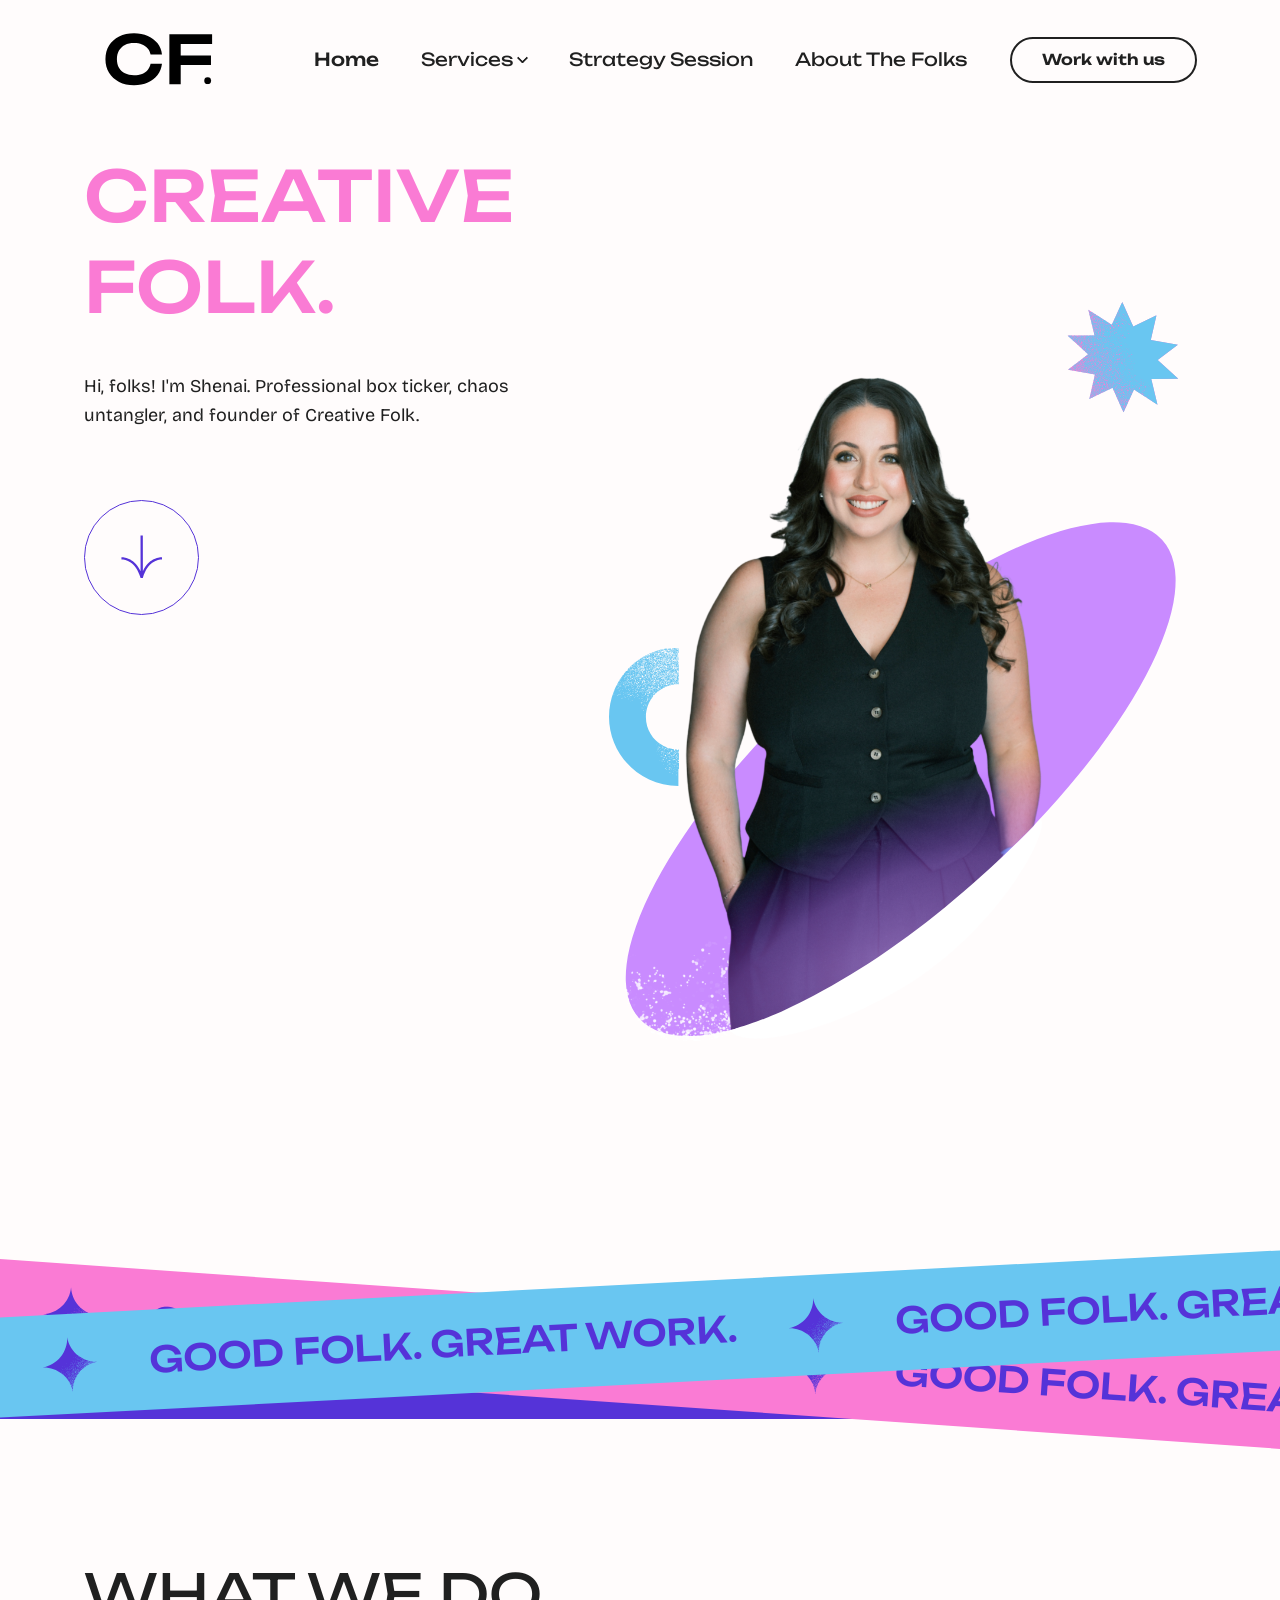
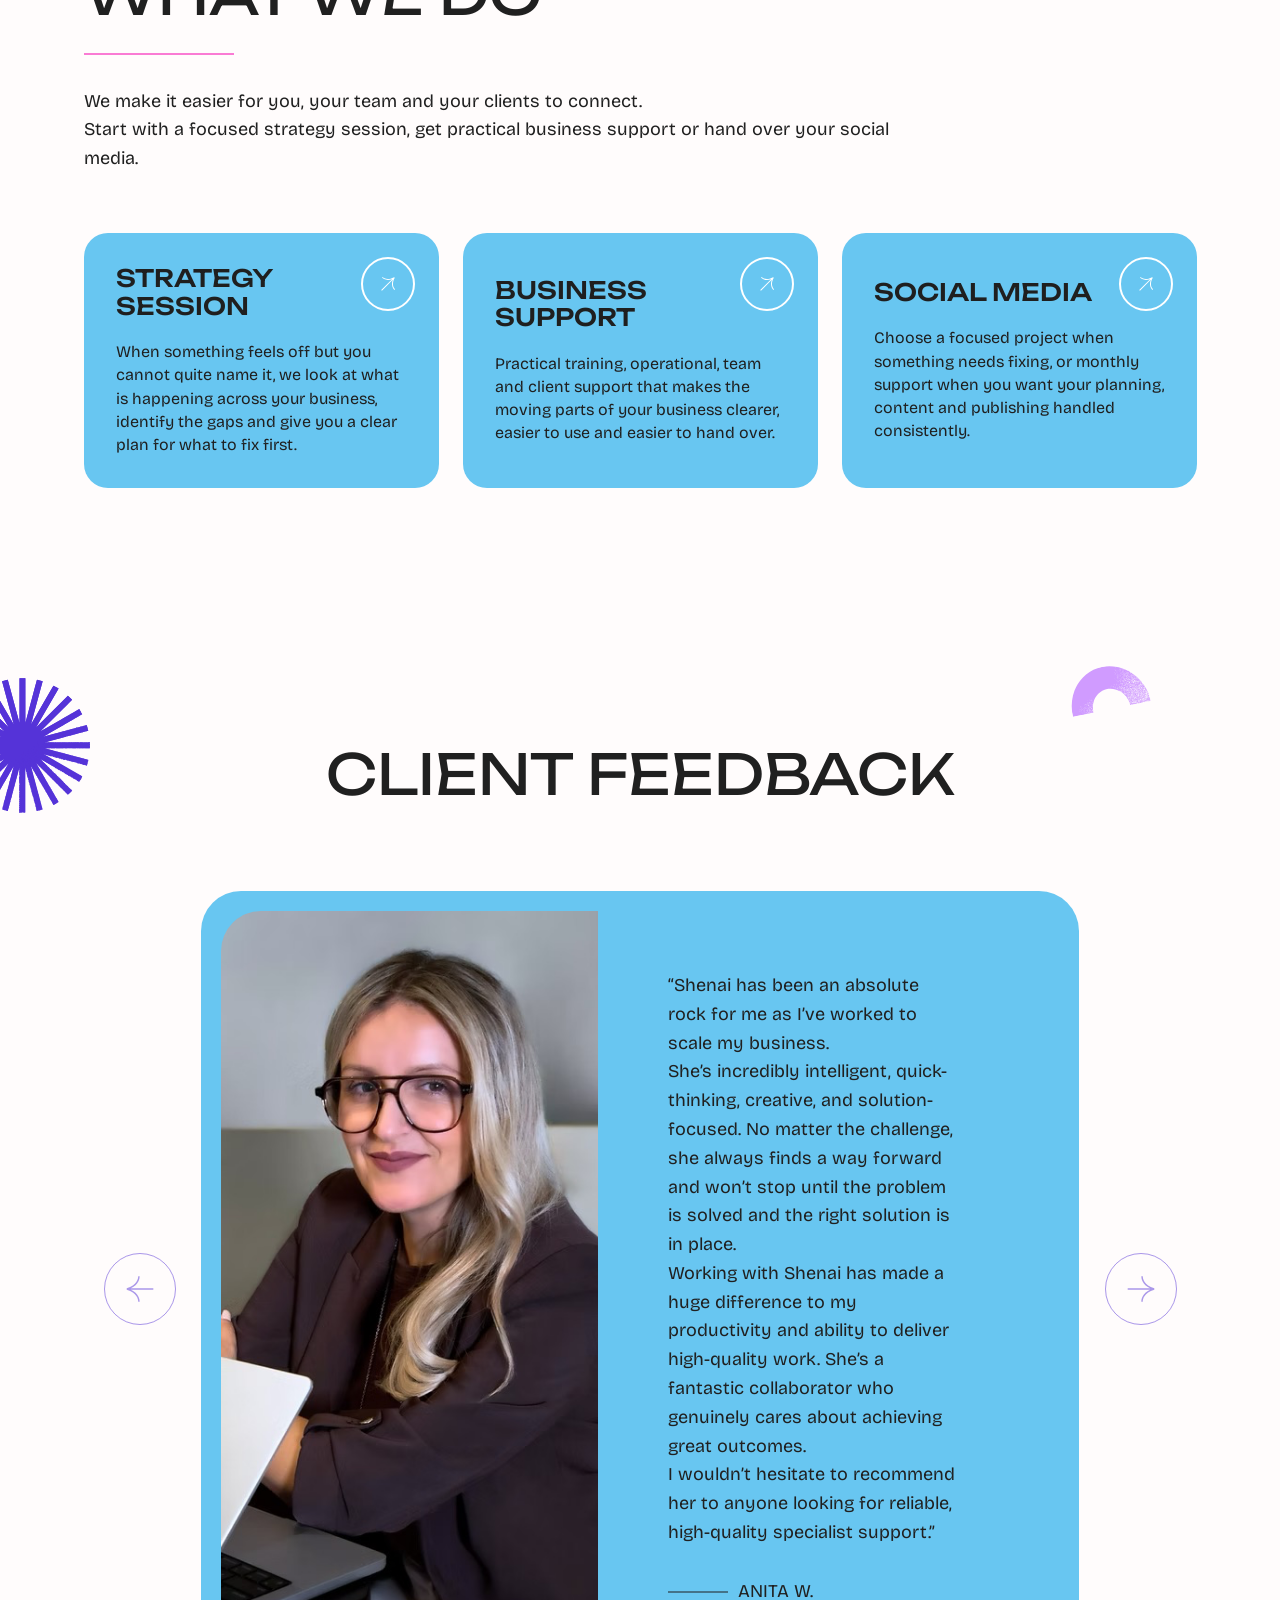
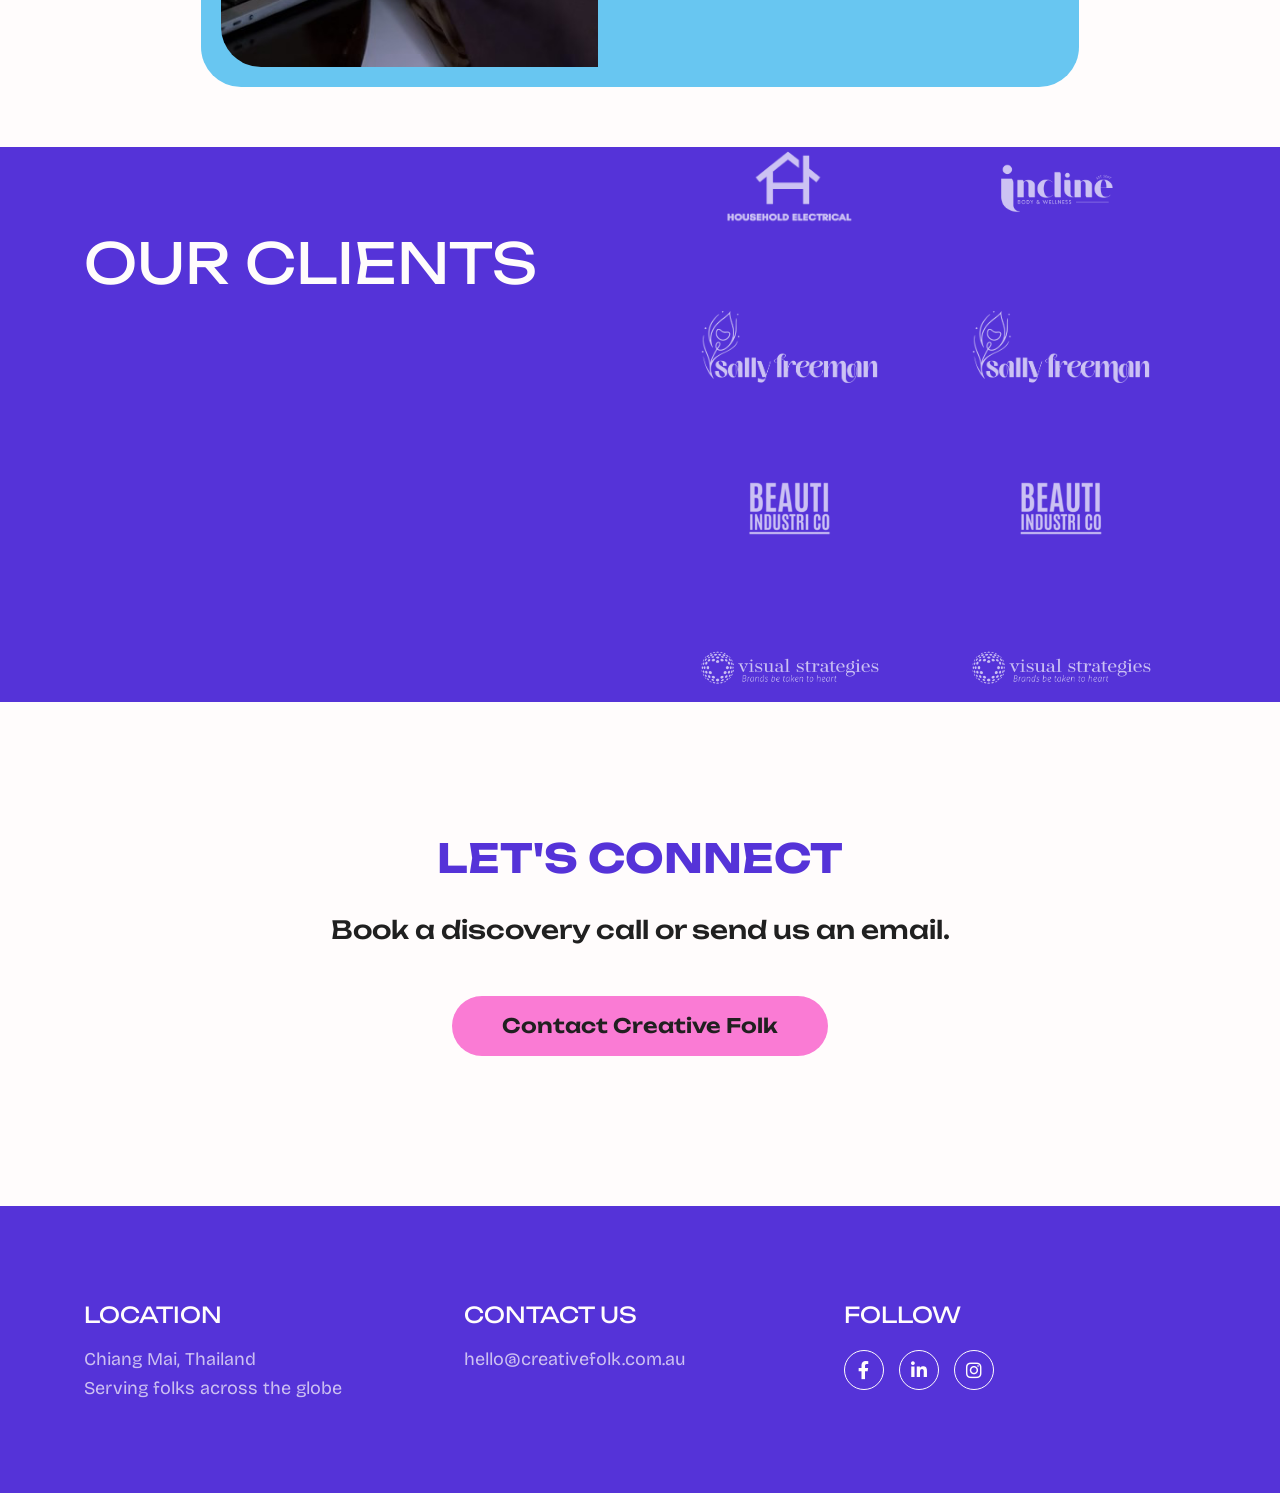
<file: index.html>
<!DOCTYPE html>
<html lang="en">

<head>
  <!-- Meta Tags -->
  <meta charset="utf-8">
  <meta http-equiv="x-ua-compatible" content="ie=edge">
  <meta name="viewport" content="width=device-width, initial-scale=1">
  <meta name="author" content="Creative Folk">
  <meta name="description" content="Creative Folk helps small businesses with strategy, business support, systems, training, content and social media.">
  <!-- Favicon Icon -->
  <link rel="icon" href="assets/img/hero/BLACK_Logo_BG.svg">
  <title>Creative Folk | Good folk. Great work.</title>
  <!-- Plugins Links -->
  <link rel="stylesheet" href="assets/css/bootstrap.min.css">
  <link rel="stylesheet" href="assets/css/fontawesome.min.css">
  <link rel="stylesheet" href="assets/css/slick.css">
  <!-- Style Links -->
  <link rel="stylesheet" href="assets/css/style.css">
  <!-- ============================================================
       CUSTOM CREATIVE FOLK OVERRIDES
       Keep this block after assets/css/style.css so it overrides the template.
       Sections are ordered to match the page flow: Header, Hero, About,
       Services, Feedback, Footer.
  ============================================================= -->
  <style>
    /* ============================================================
       02. HERO SECTION, MOBILE POSITIONING
    ============================================================= */
    
    @media (max-width: 767px) {
      .cs_site_header,
      .cs_main_header {
        padding-top: 0 !important;
        margin-top: 0 !important;
      }

      .cs_main_header_in {
        padding-top: 20px !important;
        padding-bottom: 0 !important;
        align-items: center !important;
      }

      #hero .cs_height_150,
      #hero .cs_height_lg_150 {
        height: 120px !important;
      }

      #hero .cs_hero_title {
        margin-top: 0 !important;
      }

      #hero .cs_hero_text {
        margin-bottom: 40px !important;
      }

      #hero .cs_imagebox {
        margin-top: -70px !important;
        transform: none !important;
        position: relative !important;
      }

      #hero .cs_imagebox_in > img:first-child {
        width: 75% !important;
        max-width: 75% !important;
        margin-left: auto !important;
        margin-right: 15px !important;
        display: block !important;
      }

      #hero .cs_circle_shape {
        display: none !important;
      }

      #hero .cs_btn.cs_style_3 {
        position: absolute !important;
        top: 58% !important;
        left: 40px !important;
        z-index: 20 !important;
      }

      #hero .cs_height_80,
      #hero .cs_height_lg_60 {
        height: 0 !important;
      }

      #hero {
        margin-bottom: -50px !important;
      }
    }

    /* ============================================================
   03. ABOUT MOVING BANNERS, MOBILE OVERLAP
============================================================= */
@media (max-width: 767px) {
  #about .position-relative {
    min-height: 91px !important;
    overflow: hidden !important;
  }

  #about .cs_moving_container_wrap {
    position: absolute !important;
    left: -90px !important;
    right: -90px !important;
    width: calc(100% + 180px) !important;
    height: 60px !important;
  }

  #about .cs_moving_container_wrap:nth-child(1) {
    top: 16px !important;
    transform: rotate(5deg) !important;
    z-index: 3 !important;
  }

  #about .cs_moving_container_wrap:nth-child(2) {
    top: 18px !important;
    transform: rotate(-5deg) !important;
    z-index: 2 !important;
  }

  #about .cs_moving_container_wrap h3 {
    font-size: 25px !important;
    white-space: nowrap !important;
  }

  #about .cs_moving_content {
    gap: 40px !important;
  }
}

    /* ============================================================
       04. SERVICES SECTION
    ============================================================= */
 /* ============================================================
   SERVICES INTRO POSITIONING
============================================================= */
#services .cs_services_intro {
  display: block !important;
}

#services .cs_services_intro h2 {
  display: inline-block;
  position: relative;
  line-height: 0.9 !important;
  padding-bottom: 35px;
  margin-bottom: 32px !important;
}

#services .cs_services_intro h2::after {
  content: "";
  position: absolute;
  left: 0;
  bottom: 0;
  width: 150px;
  height: 2px;
  background: #FA7BD4;
}

#services .cs_services_intro p {
  display: block !important;
  max-width: 850px;
  margin: 0 !important;
}
    /* ============================================================
   SERVICE CARD FONTS
============================================================= */

.cf_service_card p {
  font-family: 'Bricolage Grotesque', sans-serif !important;
}
    .cs_services_intro {
      display: flex;
      justify-content: space-between;
      align-items: flex-end;
      gap: 40px;
    }

    .cf_services_grid {
      display: grid;
      grid-template-columns: repeat(3, 1fr);
      gap: 24px;
    }

    .cf_service_card {
      position: relative;
      min-height: 230px;
      border-radius: 24px;
      background: #68C6F1;
      padding: 32px;
      display: flex;
      align-items: flex-end;
      color: #1f1f1f;
      cursor: pointer;
      text-decoration: none;
      transition: 0.3s ease;
    }

    .cf_service_card:hover {
      background: #FA7BD4;
      color: #1f1f1f;
      transform: translateY(-4px);
    }

    .cf_service_card:focus-visible {
      outline: 3px solid #5533d8;
      outline-offset: 4px;
    }

    .cf_service_card h5 {
      font-size: 24px;
      line-height: 1.15;
      color: #1f1f1f;
      margin: 0;
    }

    @media (max-width: 991px) {
      .cs_services_intro {
        display: block;
      }

      .cf_services_grid {
        grid-template-columns: repeat(2, 1fr);
      }
    }

    @media (max-width: 575px) {
      .cf_services_grid {
        grid-template-columns: repeat(2, 1fr);
        gap: 14px;
        padding-left: 14px;
        padding-right: 14px;
      }

      .cf_service_card {
        min-height: 120px;
        border-radius: 18px;
        padding: 16px;
      }

      .cf_service_card h5 {
        font-size: 15px;
        line-height: 1.15;
      }
    }
.cf_services_grid_three {
  grid-template-columns: repeat(3, 1fr);
}

.cf_service_card_large {
  min-height: 250px;
  align-items: flex-start;
  justify-content: center;
  flex-direction: column;
}

.cf_service_card_large h5 {
  margin-bottom: 20px;
}

.cf_service_card_large p {
  font-size: 16px;
  line-height: 1.45;
  color: #1f1f1f;
  margin: 0;
}

.cf_service_card_arrow {
  position: absolute;
  top: 24px;
  right: 24px;
  display: flex;
  align-items: center;
  justify-content: center;
  width: 54px;
  height: 54px;
  overflow: hidden;
  border: 2px solid #ffffff;
  border-radius: 50%;
}

.cf_service_card_arrow span {
  position: relative;
  display: block;
  width: 20px;
  height: 20px;
}

.cf_service_card_arrow img {
  position: absolute;
  display: block;
  width: 20px;
  height: 20px;
  transition: transform 0.3s ease;
}

.cf_service_card_arrow img:first-child {
  transform: translate(0, 0);
}

.cf_service_card_arrow img:last-child {
  transform: translate(-30px, 30px);
}

.cf_service_card:hover .cf_service_card_arrow img:first-child,
.cf_service_card:focus-visible .cf_service_card_arrow img:first-child {
  transform: translate(30px, -30px);
}

.cf_service_card:hover .cf_service_card_arrow img:last-child,
.cf_service_card:focus-visible .cf_service_card_arrow img:last-child {
  transform: translate(0, 0);
}

@media (max-width: 991px) {
  .cf_services_grid_three {
    grid-template-columns: 1fr;
  }

  .cf_service_card_large {
    min-height: 260px;
  }
}

@media (max-width: 575px) {
  .cf_service_card_large {
    min-height: 230px;
  }

  .cf_service_card_large p {
    font-size: 14px;
    line-height: 1.4;
  }

  .cf_service_card_arrow {
    top: 18px;
    right: 18px;
    width: 46px;
    height: 46px;
  }

  .cf_service_card_arrow span,
  .cf_service_card_arrow img {
    width: 17px;
    height: 17px;
  }
}
    /* ============================================================
       05. CLIENT FEEDBACK, DECORATIVE SHAPES
    ============================================================= */
    .cf_feedback_section {
      overflow: hidden;
    }

    .cf_feedback_spin_right {
      position: absolute;
      top: 40px;
      right: 10%;
      width: 90px;
      height: auto;
      z-index: 1;
      animation: cfSpinClockwise 10s linear infinite;
    }

    .cf_feedback_star_left {
      position: absolute;
      top: 60px;
      left: -45px;
      width: 135px;
      height: auto;
      z-index: 1;
    }

    #feedback .container {
      position: relative;
      z-index: 2;
    }

    @keyframes cfSpinClockwise {
      from {
        transform: rotate(0deg);
      }

      to {
        transform: rotate(360deg);
      }
    }

    @media (max-width: 991px) {
      .cf_feedback_spin_right {
        width: 70px;
        right: 5%;
        top: 35px;
      }

      .cf_feedback_star_left {
        width: 110px;
        left: -35px;
        top: 50px;
      }
    }

   /* ============================================================
   06. CLIENT FEEDBACK, SLIDER LAYOUT
============================================================= */
/* ============================================================
   TESTIMONIAL FONTS
============================================================= */
#feedback .cs_testimonial_text,
#feedback .cs_testimonial_author {
  font-family: 'Bricolage Grotesque', sans-serif !important;
}
#feedback .cs_slider {
  position: relative;
  max-width: 1350px;
  margin-left: auto;
  margin-right: auto;
}

#feedback .cs_slider_container,
#feedback .cs_slider_wrapper,
#feedback .slick-list,
#feedback .slick-track,
#feedback .slick-slide,
#feedback .slick-slide > div,
#feedback .slick_slide_in {
  height: auto !important;
}

#feedback .slick-list {
  transition: height 0.3s ease;
}

#feedback .slick-track {
  display: flex !important;
  align-items: flex-start !important;
}

#feedback .slick-slide {
  float: none !important;
}

#feedback .slick-slide:not(.slick-active) {
  height: 0 !important;
  overflow: hidden !important;
}

#feedback .slick_slide_in {
  cursor: pointer;
}

#feedback .cs_testimonial.cs_style_2 {
  min-height: 520px;
  overflow: hidden;
  background: #68C6F1;
  border-radius: 40px;
  display: flex !important;
  align-items: stretch !important;
  justify-content: flex-start !important;
}

#feedback .cs_testimonial_thumbnail {
  position: relative !important;
  inset: auto !important;
  left: auto !important;
  top: auto !important;
  transform: none !important;
  width: 45% !important;
  height: auto !important;
  min-height: 520px;
  flex: 0 0 45%;
  border-radius: 40px 0 0 40px;
  overflow: hidden;
  background: #f4eeee;
  opacity: 1 !important;
}

#feedback .cs_testimonial_thumbnail img {
  width: 100% !important;
  height: 100% !important;
  display: block;
  object-fit: cover;
  opacity: 1 !important;
}

#feedback .cs_testimonial_in {
  width: 55% !important;
  flex: 0 0 55%;
  padding: 60px 70px;
  display: flex;
  flex-direction: column;
  justify-content: center;
  position: relative;
  z-index: 2;
  background: #68C6F1;
}

#feedback .cs_testimonial_text {
  max-width: 100%;
  margin-bottom: 30px;
}

#feedback .cs_pagination {
  margin-top: 24px;
}

@media (max-width: 991px) {
  #feedback .container {
    padding-left: 14px !important;
    padding-right: 14px !important;
  }

  #feedback .cs_slider {
    max-width: 100%;
    margin-top: 40px !important;
    padding-left: 0 !important;
    padding-right: 0 !important;
    box-sizing: border-box;
  }

  #feedback .cs_testimonial.cs_style_2 {
    min-height: auto !important;
    flex-direction: column;
    border-radius: 32px;
  }

  #feedback .cs_testimonial_thumbnail,
  #feedback .cs_testimonial_in {
    width: 100% !important;
    flex: 0 0 auto;
  }

  #feedback .cs_testimonial_thumbnail {
    min-height: 0 !important;
    height: auto !important;
    padding: 24px 24px 0;
    border-radius: 32px 32px 0 0;
    background: #68C6F1;
  }

  #feedback .cs_testimonial_thumbnail img {
    width: 100% !important;
    height: auto !important;
    max-height: 260px !important;
    object-fit: contain !important;
    object-position: center center;
    border-radius: 28px 28px 0 0;
  }

  #feedback .cs_testimonial_in {
    padding: 28px 24px 34px;
  }

  #feedback .cs_testimonial_text {
    font-size: 18px !important;
    line-height: 1.35;
  }
}

/* ============================================================
   07. CLIENT FEEDBACK, SLIDER ARROWS
============================================================= */
#feedback .cs_slick_arrow {
  display: flex !important;
  visibility: visible !important;
  opacity: 1 !important;
  top: 50%;
  left: 0;
  transform: translateY(-50%);
  z-index: 999 !important;
  pointer-events: none;
  padding: 0 20px;
}

#feedback .cs_left_arrow,
#feedback .cs_right_arrow {
  display: flex !important;
  visibility: visible !important;
  opacity: 1 !important;
  pointer-events: auto;
  cursor: pointer;
  z-index: 1000 !important;
}

#feedback .cs_pagination {
  display: none !important;
}

@media (max-width: 991px) {
  #feedback .cs_slider {
    position: relative !important;
    padding-bottom: 40px !important;
  }

  #feedback .cs_slick_arrow {
    position: absolute !important;
    top: 50% !important;
    left: 0 !important;
    right: 0 !important;
    bottom: auto !important;
    transform: translateY(-50%) !important;
    width: 100% !important;
    margin: 0 !important;
    padding: 0 8px !important;
    display: flex !important;
    justify-content: space-between !important;
    align-items: center !important;
    z-index: 50 !important;
    pointer-events: none;
  }

  #feedback .cs_left_arrow,
  #feedback .cs_right_arrow {
    width: 44px !important;
    height: 44px !important;
    margin: 0 !important;
    border-radius: 50%;
    display: flex !important;
    align-items: center !important;
    justify-content: center !important;
    pointer-events: auto;
    cursor: pointer;
  }
}

@media (max-width: 575px) {
  #feedback {
    padding-bottom: 50px;
  }
}
/* ============================================================
   08. CLIENT LOGO SECTION, LOGO BREATHING ROOM
============================================================= */
.cs_brand_wrap .cs_brand.cs_style_1.cs_type_1 {
  padding-left: 45px !important;
  padding-right: 45px !important;
}

  </style>
</head>

<body>
  <div class="cs_preloader cs_center cs_focus_bg">
    <div class="cs_preloader_in position-relative">
      <img class="cs_half_circle_shape cs_rotate_reverse position-absolute" src="assets/img/shapes/half_circel_3.svg" alt="">
      <img class="cs_half_circle_shape position-absolute" src="assets/img/shapes/half_circel_2.svg" alt="">
    </div>
    <span class="cs_perloader_text">Loading...</span>
  </div>
  <!-- Start Header Section -->
  <header class="cs_site_header cs_style_1 cs_sticky_header">
    <div class="cs_main_header">
      <div class="container">
        <div class="cs_main_header_in">
          <div class="cs_main_header_left">
            <a class="cs_site_branding" href="#hero">
              <img src="assets/img/hero/BLACK_Logo_BG.svg" alt="Creative Folk">
            </a>
          </div>
          <div class="cs_main_header_center">
            <nav class="cs_nav" aria-label="Main navigation">
              <ul class="cs_nav_list">
                <li class="active"><a href="#hero">Home</a></li>
                <li class="menu-item-has-children">
                  <a href="services.html">Services</a>
                  <ul>
                    <li><a href="business-support.html">Business Support</a></li>
                    <li><a href="social-media-services.html">Social Media</a></li>
                  </ul>
                </li>
                <li><a href="strategy-session.html">Strategy Session</a></li>
                <li><a href="about-us.html">About the Folks</a></li>
              </ul>
            </nav>
          </div>
          <div class="cs_main_header_right">
            <a href="contact.html" class="cs_btn cs_style_1 cs_border_btn"><span>Work with us</span></a>
          </div>
        </div>
      </div>
    </div>
  </header>
  <!-- End Header Section -->
  <main>
    <!-- Start Hero Section -->
    <section id="hero" class="cs_hero cs_style_3 position-relative">
      <div class="cs_height_150 cs_height_lg_150"></div>
      <div class="container">
        <div class="row">
          <div class="col-xl-5 col-lg-6">
            <div>
              <h1 class="cs_hero_title text-uppercase cs_font_90 cs_medium cs_focus_color_2">CREATIVE FOLK.</h1>
              <p class="cs_hero_text cs_font_18 cs_primary_color">Hi, folks! I'm Shenai. Professional box ticker, chaos untangler, and founder of Creative Folk.</p>
              <a class="cs_btn cs_style_3" href="#about">
                <img src="assets/img/icons/arrow_down_f1.svg" alt="">
                <img src="assets/img/icons/arrow_down_f1.svg" alt="">
              </a>
            </div>
          </div>
          <div class="col-xl-7 col-lg-6">
            <div class="cs_imagebox cs_style_2 position-relative">
              <div class="cs_imagebox_in position-relative">
                <img src="assets/img/about/sm_1.svg" alt="Shenai from Creative Folk">
                <img class="cs_circle_shape" src="assets/img/shapes/half_circel.svg" alt="">
                <img class="cs_sprin_animation" src="assets/img/shapes/star_shape_7.svg" alt="">
              </div>
            </div>
            <div class="cs_height_lg_10"></div>
          </div>
        </div>
      </div>
      <div class="cs_height_20 cs_height_lg_60"></div>
    </section>
    <!-- End Hero Section -->
    <!-- Start About Section -->
    <section id="about" class="cs_focus_bg cs_white_color">
      <div class="position-relative">
        <div class="cs_moving_container_wrap cs_style_1 cs_type_1 cs_focus_bg_2 cs_rotate_3 cs_height_100">
          <div class="cs_moving_container_in">
            <div class="cs_moving_content cs_slide_left">
              <div class="d-flex align-items-center">
                <img class="cs_sprin_animation cs_sprin_animation_10" src="assets/img/shapes/star_shape_4.svg" alt="">
                <h3 class="cs_focus_color cs_font_40 cs_medium mb-0">GOOD FOLK. GREAT WORK.</h3>
              </div>
              <div class="d-flex align-items-center">
                <img class="cs_sprin_animation cs_sprin_animation_10" src="assets/img/shapes/star_shape_4.svg" alt="">
                <h3 class="cs_focus_color cs_font_40 cs_medium mb-0">GOOD FOLK. GREAT WORK.</h3>
              </div>
              <div class="d-flex align-items-center">
                <img class="cs_sprin_animation cs_sprin_animation_10" src="assets/img/shapes/star_shape_4.svg" alt="">
                <h3 class="cs_focus_color cs_font_40 cs_medium mb-0">GOOD FOLK. GREAT WORK.</h3>
              </div>
            </div>
            <div class="cs_moving_content cs_slide_left">
              <div class="d-flex align-items-center">
                <img class="cs_sprin_animation cs_sprin_animation_10" src="assets/img/shapes/star_shape_4.svg" alt="">
                <h3 class="cs_focus_color cs_font_40 cs_medium mb-0">GOOD FOLK. GREAT WORK.</h3>
              </div>
              <div class="d-flex align-items-center">
                <img class="cs_sprin_animation cs_sprin_animation_10" src="assets/img/shapes/star_shape_4.svg" alt="">
                <h3 class="cs_focus_color cs_font_40 cs_medium mb-0">GOOD FOLK. GREAT WORK.</h3>
              </div>
              <div class="d-flex align-items-center">
                <img class="cs_sprin_animation cs_sprin_animation_10" src="assets/img/shapes/star_shape_4.svg" alt="">
                <h3 class="cs_focus_color cs_font_40 cs_medium mb-0">GOOD FOLK. GREAT WORK.</h3>
              </div>
            </div>
          </div>
        </div>
        <div class="cs_moving_container_wrap cs_style_1 cs_type_1 cs_focus_bg_3 cs_rotate_2 cs_height_100">
          <div class="cs_moving_container_in">
            <div class="cs_moving_content cs_slide_left">
              <div class="d-flex align-items-center">
                <img class="cs_sprin_animation cs_sprin_animation_10" src="assets/img/shapes/star_shape_4.svg" alt="">
                <h3 class="cs_focus_color cs_font_40 cs_medium mb-0">GOOD FOLK. GREAT WORK.</h3>
              </div>
              <div class="d-flex align-items-center">
                <img class="cs_sprin_animation cs_sprin_animation_10" src="assets/img/shapes/star_shape_4.svg" alt="">
                <h3 class="cs_focus_color cs_font_40 cs_medium mb-0">GOOD FOLK. GREAT WORK.</h3>
              </div>
              <div class="d-flex align-items-center">
                <img class="cs_sprin_animation cs_sprin_animation_10" src="assets/img/shapes/star_shape_4.svg" alt="">
                <h3 class="cs_focus_color cs_font_40 cs_medium mb-0">GOOD FOLK. GREAT WORK.</h3>
              </div>
            </div>
            <div class="cs_moving_content cs_slide_left">
              <div class="d-flex align-items-center">
                <img class="cs_sprin_animation cs_sprin_animation_10" src="assets/img/shapes/star_shape_4.svg" alt="">
                <h3 class="cs_focus_color cs_font_40 cs_medium mb-0">GOOD FOLK. GREAT WORK.</h3>
              </div>
              <div class="d-flex align-items-center">
                <img class="cs_sprin_animation cs_sprin_animation_10" src="assets/img/shapes/star_shape_4.svg" alt="">
                <h3 class="cs_focus_color cs_font_40 cs_medium mb-0">GOOD FOLK. GREAT WORK.</h3>
              </div>
              <div class="d-flex align-items-center">
                <img class="cs_sprin_animation cs_sprin_animation_10" src="assets/img/shapes/star_shape_4.svg" alt="">
                <h3 class="cs_focus_color cs_font_40 cs_medium mb-0">GOOD FOLK. GREAT WORK.</h3>
              </div>
            </div>
          </div>
        </div>
        <div class="cs_height_115 cs_height_lg_65"></div>
      </div>

    </section>
    <!-- End About Section -->
<!-- Start Service Section -->
<section id="services">
  <div class="cs_height_150 cs_height_lg_70"></div>

  <div class="container">
    <div class="cs_services_intro">
      <h2 class="cs_section_title text-uppercase cs_font_70 cs_normal mb-0">WHAT WE DO</h2>
      <p class="cs_font_18 cs_primary_color mb-0">
        We make it easier for you, your team and your clients to connect.<br>
        Start with a focused strategy session, get practical business support or hand over your social media.
      </p>
    </div>

    <div class="cs_height_60 cs_height_lg_40"></div>

    <div class="cf_services_grid cf_services_grid_three">
      <a class="cf_service_card cf_service_card_large" href="strategy-session.html">
        <span class="cf_service_card_arrow" aria-hidden="true">
          <span>
            <img src="assets/img/icons/arrow_diag_right_white.svg" alt="">
            <img src="assets/img/icons/arrow_diag_right_white.svg" alt="">
          </span>
        </span>
        <h5>STRATEGY SESSION</h5>
        <p>
          When something feels off but you cannot quite name it, we look at what is happening across your business, identify the gaps and give you a clear plan for what to fix first.
        </p>
      </a>

      <a class="cf_service_card cf_service_card_large" href="business-support.html">
        <span class="cf_service_card_arrow" aria-hidden="true">
          <span>
            <img src="assets/img/icons/arrow_diag_right_white.svg" alt="">
            <img src="assets/img/icons/arrow_diag_right_white.svg" alt="">
          </span>
        </span>
        <h5>BUSINESS SUPPORT</h5>
        <p>
          Practical training, operational, team and client support that makes the moving parts of your business clearer, easier to use and easier to hand over.
        </p>
      </a>

      <a class="cf_service_card cf_service_card_large" href="social-media-services.html">
        <span class="cf_service_card_arrow" aria-hidden="true">
          <span>
            <img src="assets/img/icons/arrow_diag_right_white.svg" alt="">
            <img src="assets/img/icons/arrow_diag_right_white.svg" alt="">
          </span>
        </span>
        <h5>SOCIAL MEDIA</h5>
        <p>
          Choose a focused project when something needs fixing, or monthly support when you want your planning, content and publishing handled consistently.
        </p>
      </a>
      
    </div>
  </div>

  <div class="cs_height_130 cs_height_lg_80"></div>
</section>
<!-- End Service Section -->
<!-- Start Client Feedback Section -->
<section id="feedback" class="cf_feedback_section position-relative">
  <img class="cf_feedback_star_left" src="assets/img/shapes/star_shape_6.svg" alt="">
  <img class="cf_feedback_spin_right" src="assets/img/shapes/cta_shape_2_lav.svg" alt="">

  <div class="cs_height_120 cs_height_lg_70"></div>

  <div class="container">
    <h2 class="cs_primary_color cs_font_70 cs_normal text-center mb-0">CLIENT FEEDBACK</h2>
    <div class="cs_height_80 cs_height_lg_30"></div>

    <div class="cs_slider cs_style_2 position-relative">
      <div class="cs_slider_container" data-autoplay="0" data-loop="1" data-speed="1500" data-center="0" data-slides-per-view="1">
        <div class="cs_slider_wrapper">

          <div class="slick_slide_in">
            <div class="cs_testimonial cs_style_2 cs_radius_40 d-flex align-items-center justify-content-xl-end position-relative">
              <div class="cs_testimonial_thumbnail position-absolute">
                <img src="assets/img/testimonials/AW_1.png" alt="">
              </div>

              <div class="cs_testimonial_in">
                <p class="cs_testimonial_text cs_font_10 cs_primary_color">
                  “Shenai has been an absolute rock for me as I’ve worked to scale my business.<br>
                  She’s incredibly intelligent, quick-thinking, creative, and solution-focused. No matter the challenge, she always finds a way forward and won’t stop until the problem is solved and the right solution is in place.<br>Working with Shenai has made a huge difference to my productivity and ability to deliver high-quality work.
                  She’s a fantastic collaborator who genuinely cares about achieving great outcomes.<br>
                  I wouldn’t hesitate to recommend her to anyone looking for reliable, high-quality specialist support.”
                </p>
                <div class="cs_testimonial_author cs_font_14 cs_primary_color position-relative text-uppercase">Anita W.</div>
              </div>
            </div>
          </div>

          <div class="slick_slide_in">
            <div class="cs_testimonial cs_style_2 cs_radius_40 d-flex align-items-center justify-content-xl-end position-relative">
              <div class="cs_testimonial_thumbnail position-absolute">
                <img src="assets/img/testimonials/HE_1.jpg" alt="">
              </div>

              <div class="cs_testimonial_in">
                <p class="cs_testimonial_text cs_font_18 cs_primary_color">
                  “Shenai was integral for our website and SEO updates.<br>
                  Within 3 days of updating our SEO, we received enquiries directly from our Google Business Profile.<br>
                  She helped refine our tone and structure, as well as our future marketing and operational plans.<br>
                  Shenai’s guidance was invaluable and we are so grateful to her for all her hard work.”
                </p>
                <div class="cs_testimonial_author cs_font_14 cs_primary_color position-relative text-uppercase">Daniel M.</div>
              </div>
            </div>
          </div>

        </div>
      </div>

      <div class="cs_slick_arrow cs_style_2 w-100 position-absolute d-flex justify-content-between">
        <div class="cs_left_arrow cs_btn cs_style_2 cs_focus_1">
          <svg width="28" height="26" viewBox="0 0 28 26" fill="none" xmlns="http://www.w3.org/2000/svg">
            <path d="M12.2261 25.6484H13.6457C13.6457 23.1184 12.7071 17.3731 4.87373 13.7213L27.2972 13.6924V12.2488L4.87373 12.2776C12.7071 8.62637 13.6457 2.88044 13.6457 0.351074L12.2261 0.351074C12.2261 2.91477 11.1035 9.21242 0.702637 12.3064V13.6924C11.1035 16.7864 12.2261 23.0841 12.2261 25.6484Z" fill="currentColor" />
          </svg>
        </div>

        <div class="cs_right_arrow cs_btn cs_style_2 cs_focus_1">
          <svg width="28" height="26" viewBox="0 0 28 26" fill="none" xmlns="http://www.w3.org/2000/svg">
            <path d="M15.7739 0.351629H14.3543C14.3543 2.88161 15.2929 8.62692 23.1263 12.2787L0.70277 12.3076V13.7512L23.1263 13.7224C15.2929 17.3736 14.3543 23.1196 14.3543 25.6489H15.7739C15.7739 23.0852 16.8965 16.7876 27.2974 13.6936V12.3076C16.8965 9.21359 15.7739 2.91593 15.7739 0.351629Z" fill="currentColor" />
          </svg>
        </div>
      </div>

      <div class="cs_pagination cs_style_1 cs_mobile_show"></div>
    </div>
  </div>

  <div class="cs_height_60 cs_height_lg_40"></div>
</section>
<!-- End Client Feedback Section -->
<!-- Start Brand Section -->
<section class="cs_brand_wrap cs_focus_bg cs_white_color">
  <div class="container">
    <div class="row">
      <div class="col-xxl-5 col-lg-6">
        <div class="cs_height_80 cs_height_lg_70"></div>
        <h2 class="cs_white_color cs_font_70 cs_normal mb-0">OUR CLIENTS</h2>
        <div class="cs_height_lg_50"></div>
      </div>

      <div class="col-xxl-5 col-lg-6 offset-xxl-2 d-flex">
        <div class="cs_moving_container_wrap cs_style_1 cs_type_2">
          <div class="cs_moving_container_in">
            <div class="cs_moving_content cs_slide_up">
              <div class="cs_brand cs_style_1 cs_type_1">
                <img src="assets/img/brands/he_1.svg" alt="Household Electrical logo">
              </div>
              <div class="cs_brand cs_style_1 cs_type_1">
                <img src="assets/img/brands/sf_logo_1.svg" alt="Sally Freeman logo">
              </div>
              <div class="cs_brand cs_style_1 cs_type_1">
                <img src="assets/img/brands/BICO_1.svg" alt="Beauti Industri Co logo">
              </div>
              <div class="cs_brand cs_style_1 cs_type_1">
                <img src="assets/img/brands/vis_2.svg" alt="Visual Strategies logo">
              </div>
              <div class="cs_brand cs_style_1 cs_type_1">
                <img src="assets/img/brands/ibw_1.svg" alt="Incline B&amp;W logo">
              </div>
              <div class="cs_brand cs_style_1 cs_type_1">
                <img src="assets/img/brands/pcto_1.svg" alt="PC Training Online logo">
              </div>
              <div class="cs_brand cs_style_1 cs_type_1">
                <img src="assets/img/brands/the skin boutique.svg" alt="The Skin Boutique logo">
              </div>
            </div>

            <div class="cs_moving_content cs_slide_up">
              <div class="cs_brand cs_style_1 cs_type_1">
                <img src="assets/img/brands/he_1.svg" alt="Household Electrical logo">
              </div>
              <div class="cs_brand cs_style_1 cs_type_1">
                <img src="assets/img/brands/sf_logo_1.svg" alt="Sally Freeman logo">
              </div>
              <div class="cs_brand cs_style_1 cs_type_1">
                <img src="assets/img/brands/BICO_1.svg" alt="Beauti Industri Co logo">
              </div>
               <div class="cs_brand cs_style_1 cs_type_1">
                <img src="assets/img/brands/ibw_1.svg" alt="Incline B&amp;W logo">
              </div>
              <div class="cs_brand cs_style_1 cs_type_1">
                <img src="assets/img/brands/pcto_1.svg" alt="PC Training Online logo">
              </div>
              <div class="cs_brand cs_style_1 cs_type_1">
                <img src="assets/img/brands/the skin boutique.svg" alt="The Skin Boutique logo">
              </div>
              <div class="cs_brand cs_style_1 cs_type_1">
                <img src="assets/img/brands/vis_2.svg" alt="Visual Strategies logo">
              </div>
            </div>
          </div>
        </div>

        <div class="cs_moving_container_wrap cs_style_1 cs_type_2">
          <div class="cs_moving_container_in">
            <div class="cs_moving_content cs_slide_down">
              <div class="cs_brand cs_style_1 cs_type_1">
                <img src="assets/img/brands/ibw_1.svg" alt="Incline B&amp;W logo">
              </div>
              <div class="cs_brand cs_style_1 cs_type_1">
                <img src="assets/img/brands/sf_logo_1.svg" alt="Sally Freeman logo">
              </div>
              <div class="cs_brand cs_style_1 cs_type_1">
                <img src="assets/img/brands/BICO_1.svg" alt="Beauti Industri Co logo">
              </div>
              <div class="cs_brand cs_style_1 cs_type_1">
                <img src="assets/img/brands/vis_2.svg" alt="Visual Strategies logo">
              </div>
              <div class="cs_brand cs_style_1 cs_type_1">
                <img src="assets/img/brands/pcto_1.svg" alt="PC Training Online logo">
              </div>
              <div class="cs_brand cs_style_1 cs_type_1">
                <img src="assets/img/brands/the skin boutique.svg" alt="The Skin Boutique logo">
              </div>
              <div class="cs_brand cs_style_1 cs_type_1">
                <img src="assets/img/brands/he_1.svg" alt="Household Electrical logo">
              </div>
            </div>

            <div class="cs_moving_content cs_slide_down">
              <div class="cs_brand cs_style_1 cs_type_1">
                <img src="assets/img/brands/sf_logo_1.svg" alt="Sally Freeman logo">
              </div>
              <div class="cs_brand cs_style_1 cs_type_1">
                <img src="assets/img/brands/the skin boutique.svg" alt="The Skin Boutique logo">
              </div>
              <div class="cs_brand cs_style_1 cs_type_1">
                <img src="assets/img/brands/BICO_1.svg" alt="Beauti Industri Co logo">
              </div>
              <div class="cs_brand cs_style_1 cs_type_1">
                <img src="assets/img/brands/vis_2.svg" alt="Visual Strategies logo">
              </div>
              <div class="cs_brand cs_style_1 cs_type_1">
                <img src="assets/img/brands/ibw_1.svg" alt="Incline B&amp;W logo">
              </div>
              <div class="cs_brand cs_style_1 cs_type_1">
                <img src="assets/img/brands/pcto_1.svg" alt="PC Training Online logo">
              </div>
              <div class="cs_brand cs_style_1 cs_type_1">
                <img src="assets/img/brands/he_1.svg" alt="Household Electrical logo">
              </div>
            </div>
          </div>
        </div>
      </div>

    </div>
  </div>
</section>
<!-- End Brand Section -->
    <!-- Start Cta Section -->
    <section>
      <div class="container">
        <div class="cs_cta cs_style_1 text-center cf_booking_cta">
          <div class="cs_height_130 cs_height_lg_70"></div>
          <div class="cs_cta_info">
            <h2 class="cs_cta_title cs_normal text-uppercase cs_focus_color cs_font_70">Let's Connect</h2>
            <h3 class="cs_cta_subtitle cs_medium cs_primary_color cs_font_25">
              Book a discovery call or send us an email.
            </h3>
            <div class="cs_height_20" aria-hidden="true"></div>
            <a class="cs_btn cs_style_1 cs_focus_2" href="contact.html">
              <span>Contact Creative Folk</span>
            </a>
          </div>
          <div class="cs_height_150 cs_height_lg_80"></div>
        </div>
      </div>
    </section>
    <!-- End Cta Section -->
  </main>
<!-- Start Footer Section -->
<footer id="contact" class="cs_footer cs_style_1 cs_focus_bg cs_white_color">
  <div class="cs_height_85 cs_height_lg_65"></div>
  <div class="container">
    <div class="row">
      
      <div class="col-xl-4 col-md-4">
        <div class="cs_widget_wrap">
          <h4 class="cs_widget_title cs_white_color cs_font_25 text-uppercase cs_normal">LOCATION</h4>
          <p class="cs_fooer_text cs_font_18 cs_opacity_07 mb-0">
            Chiang Mai, Thailand<br>
            Serving folks across the globe
          </p>
        </div>
      </div>

      <div class="col-xl-4 col-md-4">
        <div class="cs_widget_wrap">
          <h4 class="cs_widget_title cs_white_color cs_font_25 text-uppercase cs_normal">CONTACT US</h4>
          <ul class="cs_text_list cs_mp_0 cs_opacity_07 mb-0">
            <li class="cs_font_18">
              <a href="mailto:hello@creativefolk.com.au?subject=Website%20enquiry">hello@creativefolk.com.au</a>
            </li>
          </ul>
        </div>
      </div>

      <div class="col-xl-4 col-md-4">
        <div class="cs_widget_wrap">
          <h4 class="cs_widget_title cs_white_color cs_font_25 text-uppercase cs_normal">FOLLOW</h4>
          <div class="cs_social cs_style_1">
            <a class="cs_center cs_font_18" href="https://www.facebook.com/creativefolkau" target="_blank" rel="noopener noreferrer" aria-label="Creative Folk on Facebook">
              <i class="fa-brands fa-facebook-f" aria-hidden="true"></i>
            </a>
            <a class="cs_center cs_font_18" href="https://www.linkedin.com/company/creativefolkau" target="_blank" rel="noopener noreferrer" aria-label="Creative Folk on LinkedIn">
              <i class="fa-brands fa-linkedin-in" aria-hidden="true"></i>
            </a>
            <a class="cs_center cs_font_18" href="https://www.instagram.com/creativefolkau" target="_blank" rel="noopener noreferrer" aria-label="Creative Folk on Instagram">
              <i class="fa-brands fa-instagram" aria-hidden="true"></i>
            </a>
          </div>
        </div>
      </div>
    </div>
  </div>
  <div class="cs_height_60 cs_height_lg_50"></div>
</footer>
<!-- End Footer Section -->
  <!-- Scripts -->
<script src="assets/js/plugins/jquery-3.6.0.min.js"></script>
<script src="assets/js/plugins/slick.min.js"></script>
<script src="assets/js/main.js"></script>
<!-- Creative Folk testimonial slider fix JS -->

<script>
  window.addEventListener('load', function () {
    if (window.jQuery) {
      var $ = window.jQuery;

      $('.cs_preloader').fadeOut(300);

      $('#feedback .cs_slider_wrapper').each(function () {
        var $wrapper = $(this);
        var $slider = $wrapper.closest('.cs_slider');

        if ($.fn.slick && !$wrapper.hasClass('slick-initialized')) {
          $wrapper.slick({
            slidesToShow: 1,
            slidesToScroll: 1,
            infinite: true,
            speed: 600,
            autoplay: false,
            arrows: true,
            dots: true,
            adaptiveHeight: true,
            prevArrow: $slider.find('.cs_left_arrow'),
            nextArrow: $slider.find('.cs_right_arrow'),
            appendDots: $slider.find('.cs_pagination')
          });
        }

        $wrapper.on('click', '.slick_slide_in, .cs_testimonial', function (event) {
          if ($(event.target).closest('a, .cs_left_arrow, .cs_right_arrow').length) return;
          if ($.fn.slick && $wrapper.hasClass('slick-initialized')) {
            $wrapper.slick('slickNext');
          }
        });
      });
    } else {
      var preloader = document.querySelector('.cs_preloader');
      if (preloader) preloader.style.display = 'none';
    }
  });
</script>

</body>
</html>
</file>
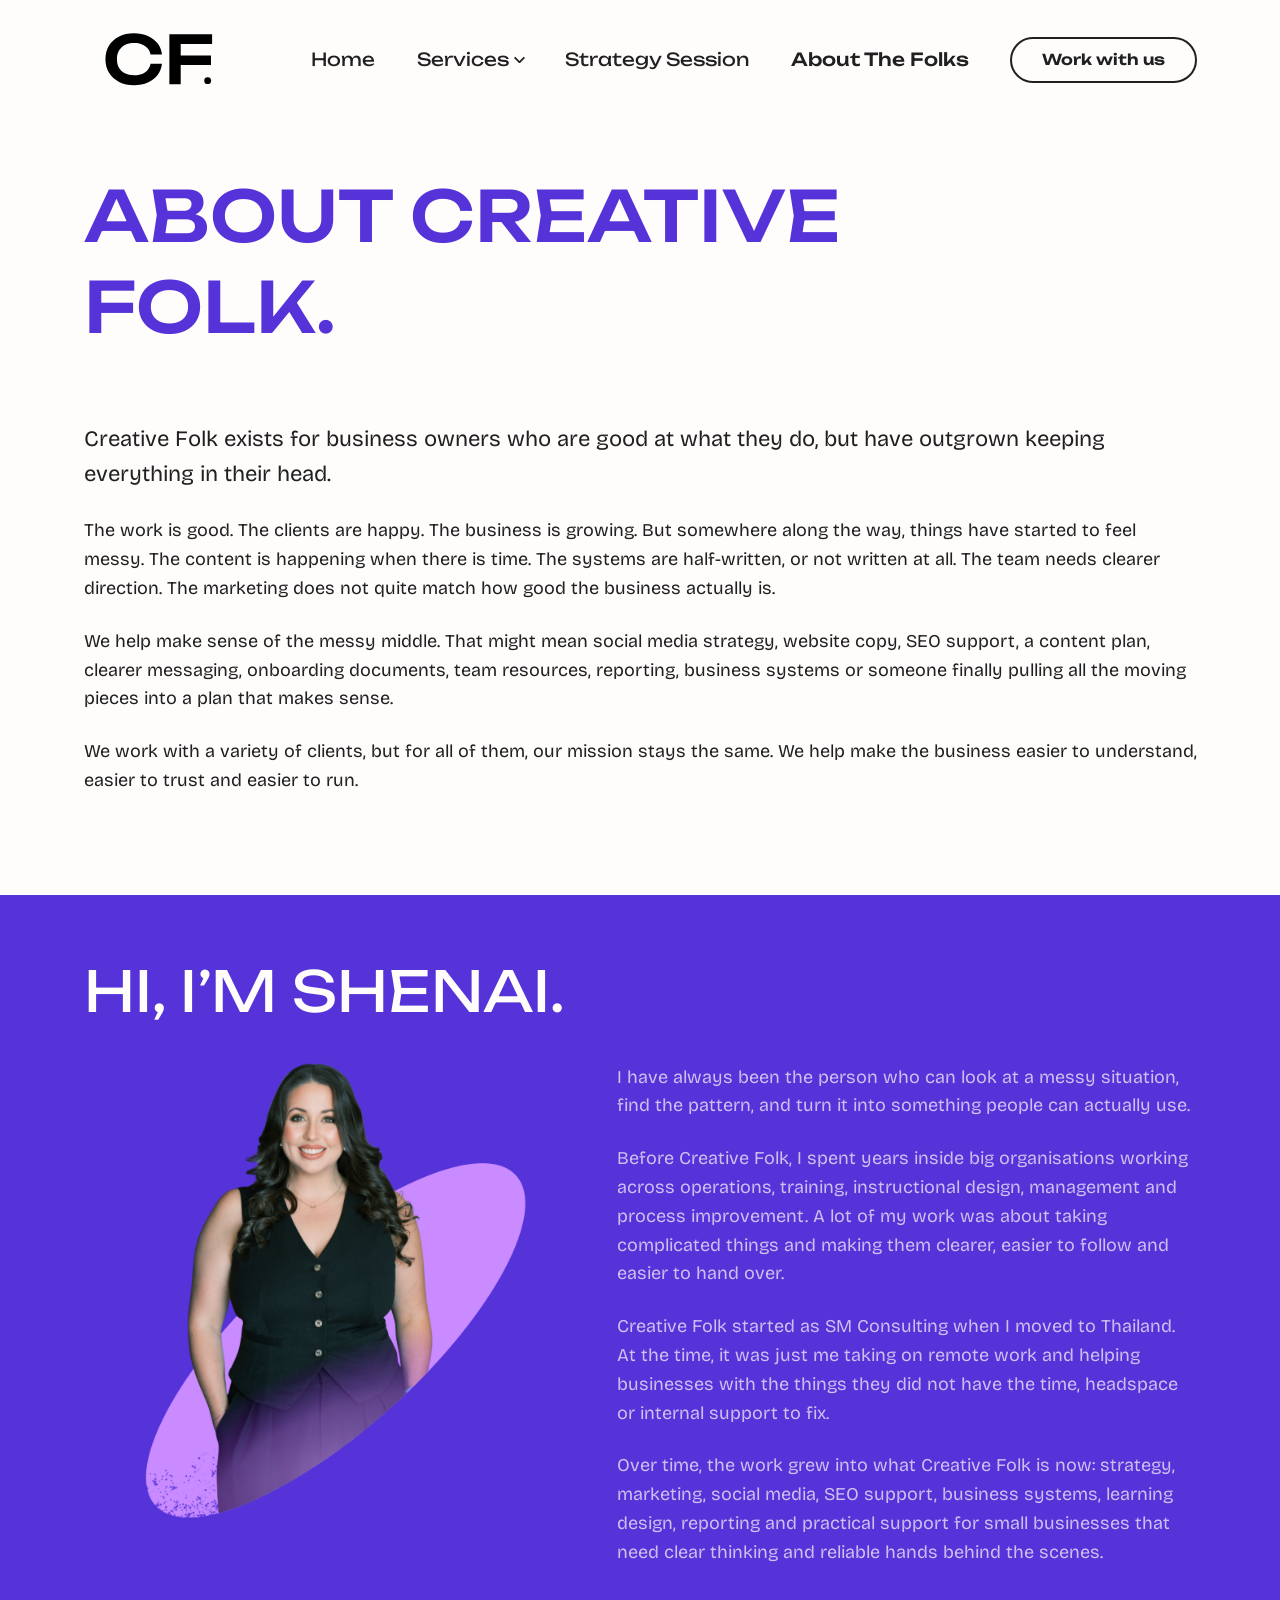
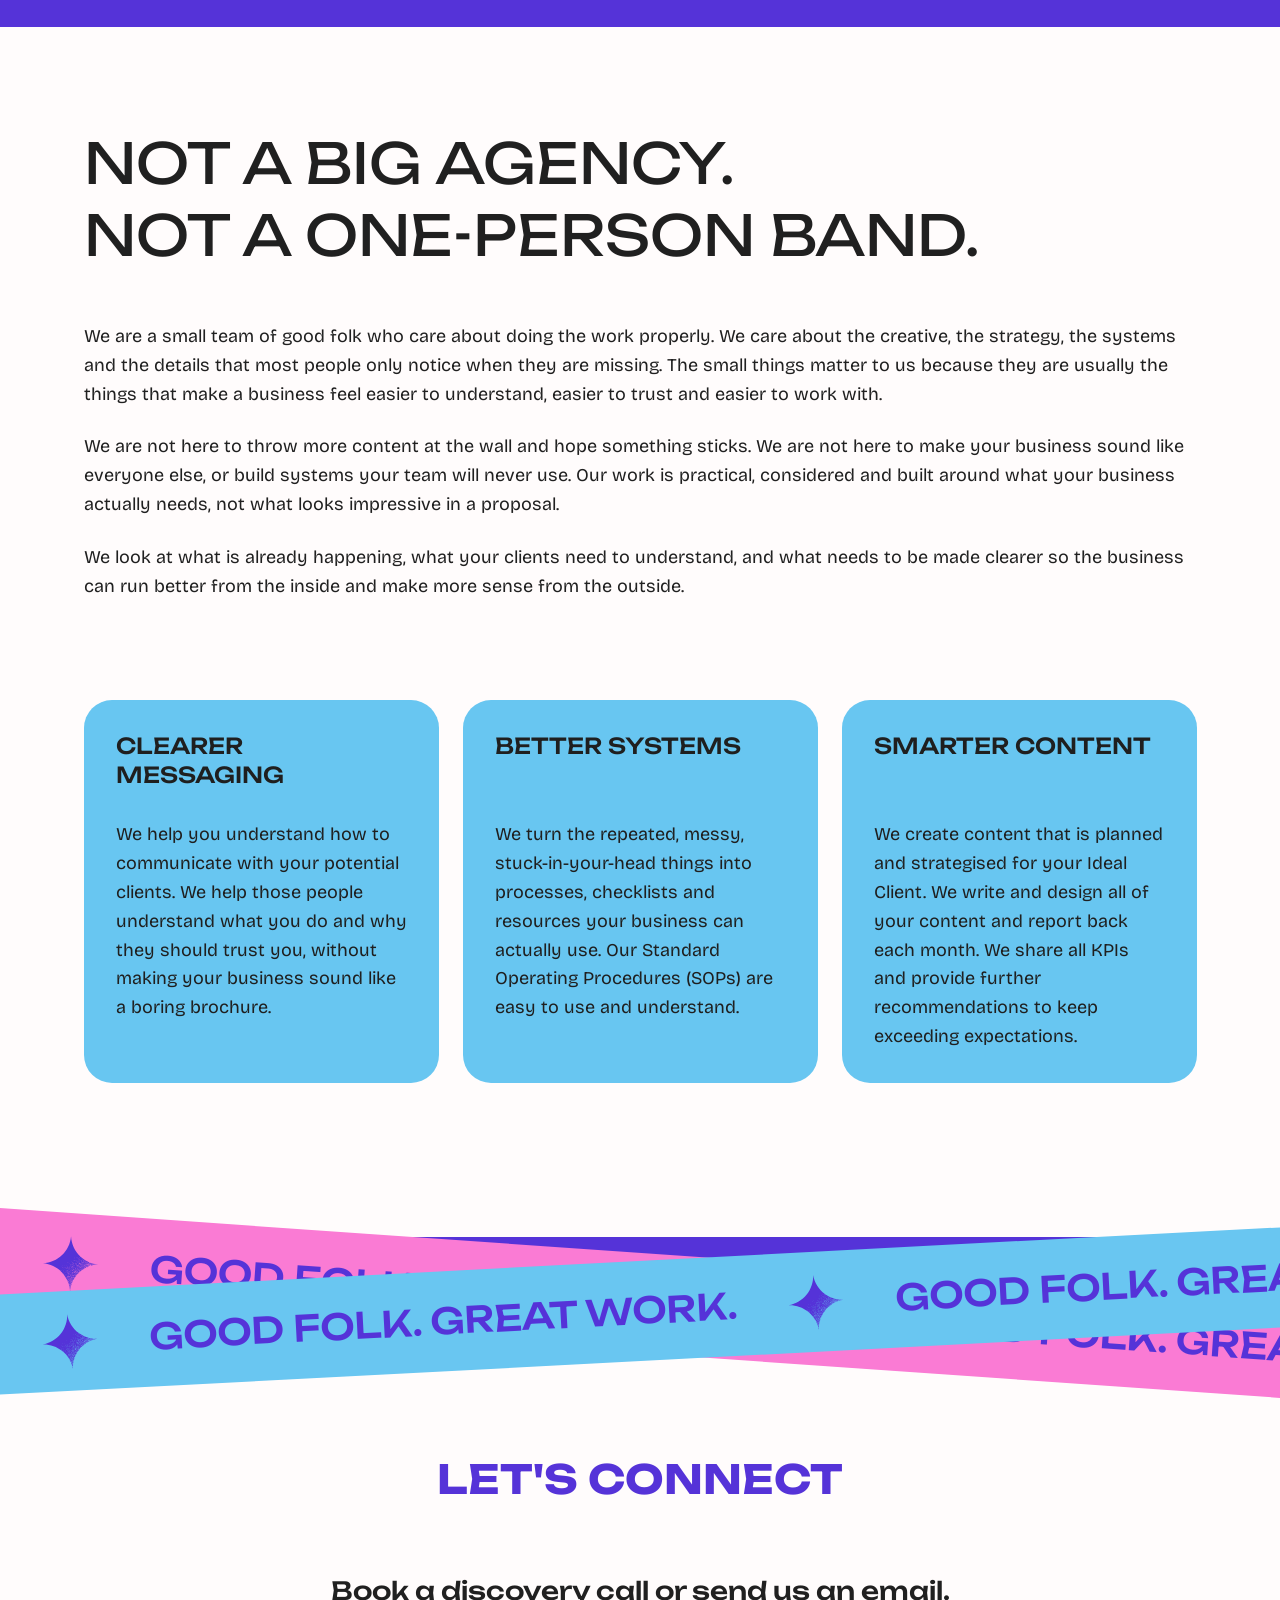
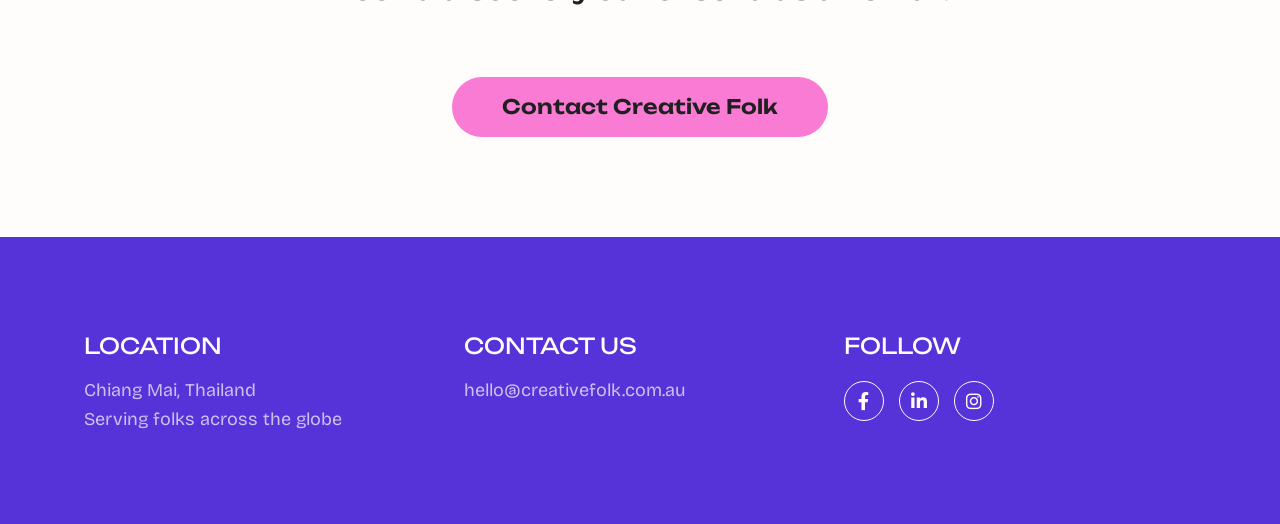
<file: about-us.html>
<!DOCTYPE html>
<html lang="en">

<head>
  <!-- Meta Tags -->
  <meta charset="utf-8">
  <meta http-equiv="x-ua-compatible" content="ie=edge">
  <meta name="viewport" content="width=device-width, initial-scale=1">
  <meta name="author" content="Creative Folk">
  <meta name="description" content="Meet Creative Folk and learn how Shenai helps businesses create clearer strategy, systems, content and client experiences.">

  <!-- Favicon Icon -->
  <link rel="icon" href="assets/img/hero/BLACK_Logo_BG.svg">

  <title>About Creative Folk | Good folk. Great work.</title>

  <!-- Plugins Links -->
  <link rel="stylesheet" href="assets/css/bootstrap.min.css">
  <link rel="stylesheet" href="assets/css/fontawesome.min.css">

  <!-- Style Links -->
  <link rel="stylesheet" href="assets/css/style.css">

  <!-- Custom Creative Folk Overrides -->
 <style>
  @media (max-width: 767px) {
    .cs_site_header,
    .cs_main_header {
      padding-top: 0 !important;
      margin-top: 0 !important;
    }

    .cs_main_header_in {
      padding-top: 20px !important;
      padding-bottom: 0 !important;
      align-items: center !important;
    }

  }

  /* ============================================================
     02. ABOUT PAGE CUSTOM STYLING
  ============================================================= */
  .cf_about_intro {
    max-width: 900px;
  }

  .cf_about_intro h1 {
    color: #5533d8 !important;
  }

  .cf_about_intro p,
  .cf_about_text p {
    margin-bottom: 24px;
  }

  .cf_about_card_grid {
    display: grid;
    grid-template-columns: repeat(3, 1fr);
    gap: 24px;
  }

  .cf_about_card {
    min-height: 240px;
    border-radius: 28px;
    background: #68C6F1;
    padding: 32px;
    display: flex;
    flex-direction: column;
    justify-content: flex-start;
  }

  .cf_about_card h3 {
    color: #1f1f1f;
    min-height: 72px;
    margin-bottom: 16px;
  }

  .cf_about_card p {
    color: #1f1f1f;
    margin-bottom: 0;
  }

  .cf_about_split {
    display: grid;
    grid-template-columns: 0.8fr 1.2fr;
    gap: 70px;
    align-items: start;
  }

  .cf_about_marker {
    color: #FA7BD4;
  }

  @media (max-width: 991px) {
    .cf_about_card_grid,
    .cf_about_split {
      grid-template-columns: 1fr;
    }

    .cf_about_card {
      min-height: 180px;
    }

    .cf_about_card h3 {
      min-height: 0;
    }
  }

  @media (max-width: 575px) {
    .cf_about_card {
      border-radius: 20px;
      padding: 24px;
    }

    .cf_about_intro p,
    .cf_about_text p {
      font-size: 16px !important;
    }
  }

  /* ============================================================
     03. FOUNDER SECTION LAYOUT
  ============================================================= */
  #founder .cf_about_split {
    grid-template-columns: minmax(0, 0.9fr) minmax(0, 1.1fr);
    gap: 60px;
    align-items: start;
  }

  #founder .cf_founder_image_frame {
    width: 100%;
    max-width: 440px;
    aspect-ratio: 0.96;
    margin: 0 auto;
    overflow: hidden;
  }

  #founder .cf_founder_image {
    width: 100%;
    max-width: none;
    height: auto;
    display: block;
    transform: translateY(-20%);
  }

  #founder .cf_about_text {
    max-width: 620px;
    margin-left: 0;
  }

  @media (max-width: 991px) {
    #founder .cf_about_split {
      grid-template-columns: 1fr !important;
      gap: 36px !important;
      align-items: start !important;
    }

    #founder .cf_founder_image_frame {
      width: 100% !important;
      max-width: 340px !important;
      margin: 0 auto !important;
    }

    #founder .cf_about_text {
      max-width: 100% !important;
      margin: 0 !important;
    }

    #founder h2 {
      font-size: 52px !important;
      line-height: 1.05 !important;
    }

    #founder .cf_about_text p {
      font-size: 16px !important;
      line-height: 1.45 !important;
    }
  }

@media (max-width: 575px) {
  #founder h2 {
    font-size: 44px !important;
  }

  #founder .cf_founder_image_frame {
    max-width: 300px !important;
  }
}

  /* ============================================================
     04. BANNER SECTION SPACING
  ============================================================= */
  #about-banner {
    margin-top: 60px !important;
    margin-bottom: 60px !important;
  }

  @media (min-width: 992px) {
    #about-banner {
      position: relative;
      top: 4px;
    }

    #about-banner .cs_moving_container_wrap:nth-child(1) {
      top: 16px;
    }

    #about-banner .cs_moving_container_wrap:nth-child(2) {
      top: 24px;
    }
  }

  @media (max-width: 767px) {
    #about-banner {
      margin-top: 35px !important;
      margin-bottom: 35px !important;
    }
  }
  /* ============================================================
   04B. ABOUT BANNER, MOBILE OVERLAP
============================================================= */
@media (max-width: 767px) {
  #about-banner .position-relative {
    min-height: 91px !important;
    overflow: hidden !important;
  }

  #about-banner .cs_moving_container_wrap {
    position: absolute !important;
    left: -90px !important;
    right: -90px !important;
    width: calc(100% + 180px) !important;
    height: 60px !important;
  }

  #about-banner .cs_moving_container_wrap:nth-child(1) {
    top: 16px !important;
    transform: rotate(5deg) !important;
    z-index: 3 !important;
  }

  #about-banner .cs_moving_container_wrap:nth-child(2) {
    top: 24px !important;
    transform: rotate(-5deg) !important;
    z-index: 2 !important;
  }

  #about-banner .cs_moving_container_wrap h3 {
    font-size: 25px !important;
    white-space: nowrap !important;
  }

  #about-banner .cs_moving_content {
    gap: 20px !important;
  }
}
</style>

</head>

<body>
  <div class="cs_preloader cs_center cs_focus_bg">
    <div class="cs_preloader_in position-relative">
      <img class="cs_half_circle_shape cs_rotate_reverse position-absolute" src="assets/img/shapes/half_circel_3.svg" alt="">
      <img class="cs_half_circle_shape position-absolute" src="assets/img/shapes/half_circel_2.svg" alt="">
    </div>
    <span class="cs_perloader_text">Loading...</span>
  </div>
 

  <!-- Start Header Section -->
  <header class="cs_site_header cs_style_1 cs_sticky_header">
    <div class="cs_main_header">
      <div class="container">
        <div class="cs_main_header_in">
          <div class="cs_main_header_left">
            <a class="cs_site_branding" href="index.html#hero" aria-label="Creative Folk home">
              <img src="assets/img/hero/BLACK_Logo_BG.svg" alt="Creative Folk logo">
            </a>
          </div>

          <div class="cs_main_header_center">
            <nav class="cs_nav" aria-label="Main navigation">
              <ul class="cs_nav_list">
                <li><a href="index.html#hero">Home</a></li>
                <li class="menu-item-has-children">
                  <a href="services.html">Services</a>
                  <ul>
                    <li><a href="business-support.html">Business Support</a></li>
                    <li><a href="social-media-services.html">Social Media</a></li>
                  </ul>
                </li>
                <li><a href="strategy-session.html">Strategy Session</a></li>
                <li class="active"><a href="about-us.html">About the Folks</a></li>
              </ul>
            </nav>
          </div>

          <div class="cs_main_header_right">
            <a href="contact.html" class="cs_btn cs_style_1 cs_border_btn">
              <span>Work with us</span>
            </a>
          </div>
        </div>
      </div>
    </div>
  </header>
  <!-- End Header Section -->

  <main>
    <!-- Start About Hero Section -->
    <section id="about-us" class="position-relative">
      <div class="cs_height_170 cs_height_lg_120"></div>

      <div class="container">
        <div class="cf_about_intro">
          <h1 class="cs_font_90 cs_medium cs_focus_color_2 text-uppercase mb-0">
            ABOUT CREATIVE FOLK.
          </h1>
        </div>
      </div>

      <div class="cs_height_70 cs_height_lg_50"></div>
    </section>
    <!-- End About Hero Section -->

   <!-- Start Intro Section -->
<section>
  <div class="container">
    <div class="cf_about_text">
      <p class="cs_font_25 cs_primary_color">
        Creative Folk exists for business owners who are good at what they do, but have outgrown keeping everything in their head.
      </p>

      <p class="cs_font_18 cs_primary_color">
        The work is good. The clients are happy. The business is growing. But somewhere along the way, things have started to feel messy. The content is happening when there is time. The systems are half-written, or not written at all. The team needs clearer direction. The marketing does not quite match how good the business actually is.
      </p>

      <p class="cs_font_18 cs_primary_color">
        We help make sense of the messy middle. That might mean social media strategy, website copy, SEO support, a content plan, clearer messaging, onboarding documents, team resources, reporting, business systems or someone finally pulling all the moving pieces into a plan that makes sense.
      </p>

      <p class="cs_font_18 cs_primary_color mb-0">
        We work with a variety of clients, but for all of them, our mission stays the same. We help make the business easier to understand, easier to trust and easier to run.
      </p>
    </div>
  </div>

  <div class="cs_height_100 cs_height_lg_70"></div>
</section>
<!-- End Intro Section -->


<!-- Start Founder Section -->
<section id="founder" class="cs_focus_bg cs_white_color">
  <div class="cs_height_60 cs_height_lg_60"></div>

  <div class="container">
    <h2 class="cs_font_70 cs_normal cs_white_color text-uppercase mb-0">
      Hi, I’m Shenai.
    </h2>

    <div class="cs_height_35 cs_height_lg_25"></div>

    <div class="cf_about_split">
      <div class="cf_founder_image_frame">
        <img class="cf_founder_image" src="assets/img/about/sm_3.svg" alt="Shenai from Creative Folk">
      </div>

      <div class="cf_about_text">
        <p class="cs_font_18 cs_white_color cs_opacity_07">
          I have always been the person who can look at a messy situation, find the pattern, and turn it into something people can actually use.
        </p>

        <p class="cs_font_18 cs_white_color cs_opacity_07">
          Before Creative Folk, I spent years inside big organisations working across operations, training, instructional design, management and process improvement. A lot of my work was about taking complicated things and making them clearer, easier to follow and easier to hand over.
        </p>

        <p class="cs_font_18 cs_white_color cs_opacity_07">
          Creative Folk started as SM Consulting when I moved to Thailand. At the time, it was just me taking on remote work and helping businesses with the things they did not have the time, headspace or internal support to fix.
        </p>

        <p class="cs_font_18 cs_white_color cs_opacity_07 mb-0">
          Over time, the work grew into what Creative Folk is now: strategy, marketing, social media, SEO support, business systems, learning design, reporting and practical support for small businesses that need clear thinking and reliable hands behind the scenes.
        </p>
      </div>
    </div>
  </div>

  <div class="cs_height_60 cs_height_lg_20"></div>
</section>
<!-- End Founder Section -->


<!-- Start Difference Section -->
<section>
  <div class="cs_height_100 cs_height_lg_70"></div>

  <div class="container">
    <h2 class="cs_font_70 cs_normal cs_primary_color text-uppercase mb-0">
      NOT A BIG AGENCY.<br>
      NOT A ONE-PERSON BAND.
    </h2>

    <div class="cs_height_50 cs_height_lg_40"></div>

    <div class="cf_about_text">
      <p class="cs_font_18 cs_primary_color">
        We are a small team of good folk who care about doing the work properly. We care about the creative, the strategy, the systems and the details that most people only notice when they are missing. The small things matter to us because they are usually the things that make a business feel easier to understand, easier to trust and easier to work with.
      </p>

      <p class="cs_font_18 cs_primary_color">
        We are not here to throw more content at the wall and hope something sticks. We are not here to make your business sound like everyone else, or build systems your team will never use. Our work is practical, considered and built around what your business actually needs, not what looks impressive in a proposal.
      </p>

      <p class="cs_font_18 cs_primary_color mb-0">
        We look at what is already happening, what your clients need to understand, and what needs to be made clearer so the business can run better from the inside and make more sense from the outside.
      </p>
    </div>
  </div>

  <div class="cs_height_100 cs_height_lg_70"></div>
</section>
<!-- End Difference Section -->


<!-- Start What We Are Good At Section -->
<section>
  <div class="container">
    <div class="cf_about_card_grid">
      <div class="cf_about_card">
        <h3 class="cs_font_25 cs_primary_color text-uppercase">Clearer messaging</h3>
        <p class="cs_font_18">
          We help you understand how to communicate with your potential clients. We help those people understand what you do and why they should trust you, without making your business sound like a boring brochure.
        </p>
      </div>

      <div class="cf_about_card">
        <h3 class="cs_font_25 cs_primary_color text-uppercase">Better systems</h3>
        <p class="cs_font_18">
          We turn the repeated, messy, stuck-in-your-head things into processes, checklists and resources your business can actually use. Our Standard Operating Procedures (SOPs) are easy to use and understand.
        </p>
      </div>

      <div class="cf_about_card">
        <h3 class="cs_font_25 cs_primary_color text-uppercase">Smarter content</h3>
        <p class="cs_font_18">
          We create content that is planned and strategised for your Ideal Client. We write and design all of your content and report back each month. We share all KPIs and provide further recommendations to keep exceeding expectations.
        </p>
      </div>
    </div>
  </div>

  <div class="cs_height_90 cs_height_lg_60"></div>
</section>
<!-- End What We Are Good At Section -->


<!-- Start Banner Section -->
    <section id="about-banner" class="cs_focus_bg cs_white_color">
      <div class="position-relative">

        
        <div class="cs_moving_container_wrap cs_style_1 cs_type_1 cs_focus_bg_2 cs_rotate_3 cs_height_100">
          <div class="cs_moving_container_in">
            <div class="cs_moving_content cs_slide_left">
              <div class="d-flex align-items-center">
                <img class="cs_sprin_animation cs_sprin_animation_10" src="assets/img/shapes/star_shape_4.svg" alt="">
                <h3 class="cs_focus_color cs_font_40 cs_medium mb-0">GOOD FOLK. GREAT WORK.</h3>
              </div>
              <div class="d-flex align-items-center">
                <img class="cs_sprin_animation cs_sprin_animation_10" src="assets/img/shapes/star_shape_4.svg" alt="">
                <h3 class="cs_focus_color cs_font_40 cs_medium mb-0">GOOD FOLK. GREAT WORK.</h3>
              </div>
              <div class="d-flex align-items-center">
                <img class="cs_sprin_animation cs_sprin_animation_10" src="assets/img/shapes/star_shape_4.svg" alt="">
                <h3 class="cs_focus_color cs_font_40 cs_medium mb-0">GOOD FOLK. GREAT WORK.</h3>
              </div>
            </div>
            <div class="cs_moving_content cs_slide_left">
              <div class="d-flex align-items-center">
                <img class="cs_sprin_animation cs_sprin_animation_10" src="assets/img/shapes/star_shape_4.svg" alt="">
                <h3 class="cs_focus_color cs_font_40 cs_medium mb-0">GOOD FOLK. GREAT WORK.</h3>
              </div>
              <div class="d-flex align-items-center">
                <img class="cs_sprin_animation cs_sprin_animation_10" src="assets/img/shapes/star_shape_4.svg" alt="">
                <h3 class="cs_focus_color cs_font_40 cs_medium mb-0">GOOD FOLK. GREAT WORK.</h3>
              </div>
              <div class="d-flex align-items-center">
                <img class="cs_sprin_animation cs_sprin_animation_10" src="assets/img/shapes/star_shape_4.svg" alt="">
                <h3 class="cs_focus_color cs_font_40 cs_medium mb-0">GOOD FOLK. GREAT WORK.</h3>
              </div>
            </div>
          </div>
        </div>
        <div class="cs_moving_container_wrap cs_style_1 cs_type_1 cs_focus_bg_3 cs_rotate_2 cs_height_100">
          <div class="cs_moving_container_in">
            <div class="cs_moving_content cs_slide_left">
              <div class="d-flex align-items-center">
                <img class="cs_sprin_animation cs_sprin_animation_10" src="assets/img/shapes/star_shape_4.svg" alt="">
                <h3 class="cs_focus_color cs_font_40 cs_medium mb-0">GOOD FOLK. GREAT WORK.</h3>
              </div>
              <div class="d-flex align-items-center">
                <img class="cs_sprin_animation cs_sprin_animation_10" src="assets/img/shapes/star_shape_4.svg" alt="">
                <h3 class="cs_focus_color cs_font_40 cs_medium mb-0">GOOD FOLK. GREAT WORK.</h3>
              </div>
              <div class="d-flex align-items-center">
                <img class="cs_sprin_animation cs_sprin_animation_10" src="assets/img/shapes/star_shape_4.svg" alt="">
                <h3 class="cs_focus_color cs_font_40 cs_medium mb-0">GOOD FOLK. GREAT WORK.</h3>
              </div>
            </div>
            <div class="cs_moving_content cs_slide_left">
              <div class="d-flex align-items-center">
                <img class="cs_sprin_animation cs_sprin_animation_10" src="assets/img/shapes/star_shape_4.svg" alt="">
                <h3 class="cs_focus_color cs_font_40 cs_medium mb-0">GOOD FOLK. GREAT WORK.</h3>
              </div>
              <div class="d-flex align-items-center">
                <img class="cs_sprin_animation cs_sprin_animation_10" src="assets/img/shapes/star_shape_4.svg" alt="">
                <h3 class="cs_focus_color cs_font_40 cs_medium mb-0">GOOD FOLK. GREAT WORK.</h3>
              </div>
              <div class="d-flex align-items-center">
                <img class="cs_sprin_animation cs_sprin_animation_10" src="assets/img/shapes/star_shape_4.svg" alt="">
                <h3 class="cs_focus_color cs_font_40 cs_medium mb-0">GOOD FOLK. GREAT WORK.</h3>
              </div>
            </div>
          </div>
        </div>
        <div class="cs_height_80 cs_height_lg_55"></div>
      </div>

    </section>
    <!-- End Banner Section -->


    <!-- Start CTA Section -->
    <section>
      <div class="container">
        <div class="cs_cta cs_style_1 text-center cf_booking_cta">
          <div class="cs_height_80 cs_height_lg_60"></div>

          <h2 class="cs_cta_title cs_normal text-uppercase cs_focus_color cs_font_70">
            Let's Connect
          </h2>

          <div class="cs_height_40 cs_height_lg_30"></div>

          <h3 class="cs_cta_subtitle cs_medium cs_primary_color cs_font_25">
            Book a discovery call or send us an email.
          </h3>

          <div class="cs_height_40 cs_height_lg_30" aria-hidden="true"></div>

          <a class="cs_btn cs_style_1 cs_focus_2" href="contact.html">
            <span>Contact Creative Folk</span>
          </a>

          <div class="cs_height_100 cs_height_lg_70"></div>
        </div>
      </div>
    </section>
    <!-- End CTA Section -->
  </main>

  <!-- Start Footer Section -->
  <footer id="contact" class="cs_footer cs_style_1 cs_focus_bg cs_white_color">
    <div class="cs_height_85 cs_height_lg_65"></div>

    <div class="container">
      <div class="row">

        <div class="col-xl-4 col-md-4">
          <div class="cs_widget_wrap">
            <h4 class="cs_widget_title cs_white_color cs_font_25 text-uppercase cs_normal">LOCATION</h4>
            <p class="cs_fooer_text cs_font_18 cs_opacity_07 mb-0">
              Chiang Mai, Thailand<br>
              Serving folks across the globe
            </p>
          </div>
        </div>

        <div class="col-xl-4 col-md-4">
          <div class="cs_widget_wrap">
            <h4 class="cs_widget_title cs_white_color cs_font_25 text-uppercase cs_normal">CONTACT US</h4>
            <ul class="cs_text_list cs_mp_0 cs_opacity_07 mb-0">
              <li class="cs_font_18">
                <a href="mailto:hello@creativefolk.com.au?subject=Website%20enquiry">hello@creativefolk.com.au</a>
              </li>
            </ul>
          </div>
        </div>

        <div class="col-xl-4 col-md-4">
          <div class="cs_widget_wrap">
            <h4 class="cs_widget_title cs_white_color cs_font_25 text-uppercase cs_normal">FOLLOW</h4>
            <div class="cs_social cs_style_1">
              <a class="cs_center cs_font_18" href="https://www.facebook.com/creativefolkau" target="_blank" rel="noopener noreferrer" aria-label="Creative Folk on Facebook">
                <i class="fa-brands fa-facebook-f" aria-hidden="true"></i>
              </a>
              <a class="cs_center cs_font_18" href="https://www.linkedin.com/company/creativefolkau" target="_blank" rel="noopener noreferrer" aria-label="Creative Folk on LinkedIn">
                <i class="fa-brands fa-linkedin-in" aria-hidden="true"></i>
              </a>
              <a class="cs_center cs_font_18" href="https://www.instagram.com/creativefolkau" target="_blank" rel="noopener noreferrer" aria-label="Creative Folk on Instagram">
                <i class="fa-brands fa-instagram" aria-hidden="true"></i>
              </a>
            </div>
          </div>
        </div>

      </div>
    </div>

    <div class="cs_height_60 cs_height_lg_50"></div>
  </footer>
  <!-- End Footer Section -->

  <!-- Scripts -->
  <script src="assets/js/plugins/jquery-3.6.0.min.js"></script>
  <script src="assets/js/main.js"></script>
</body>

</html>
</file>
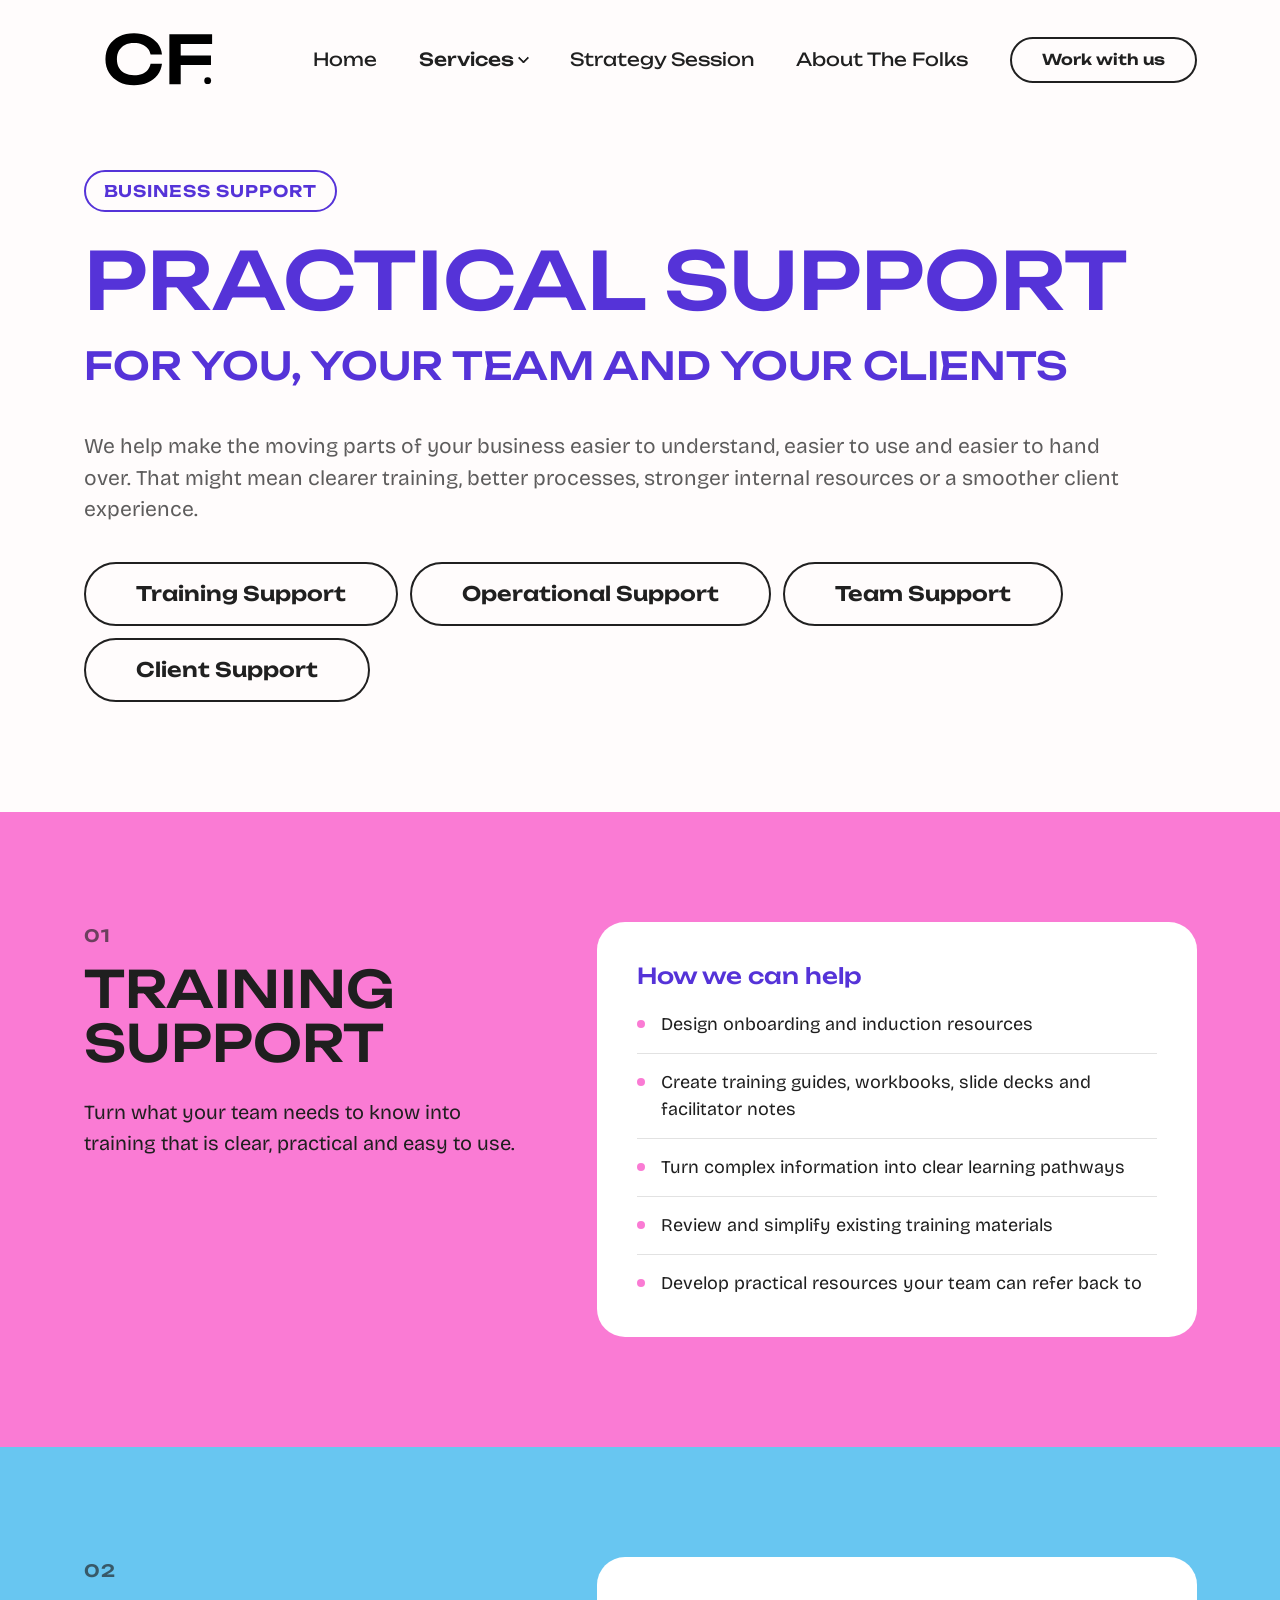
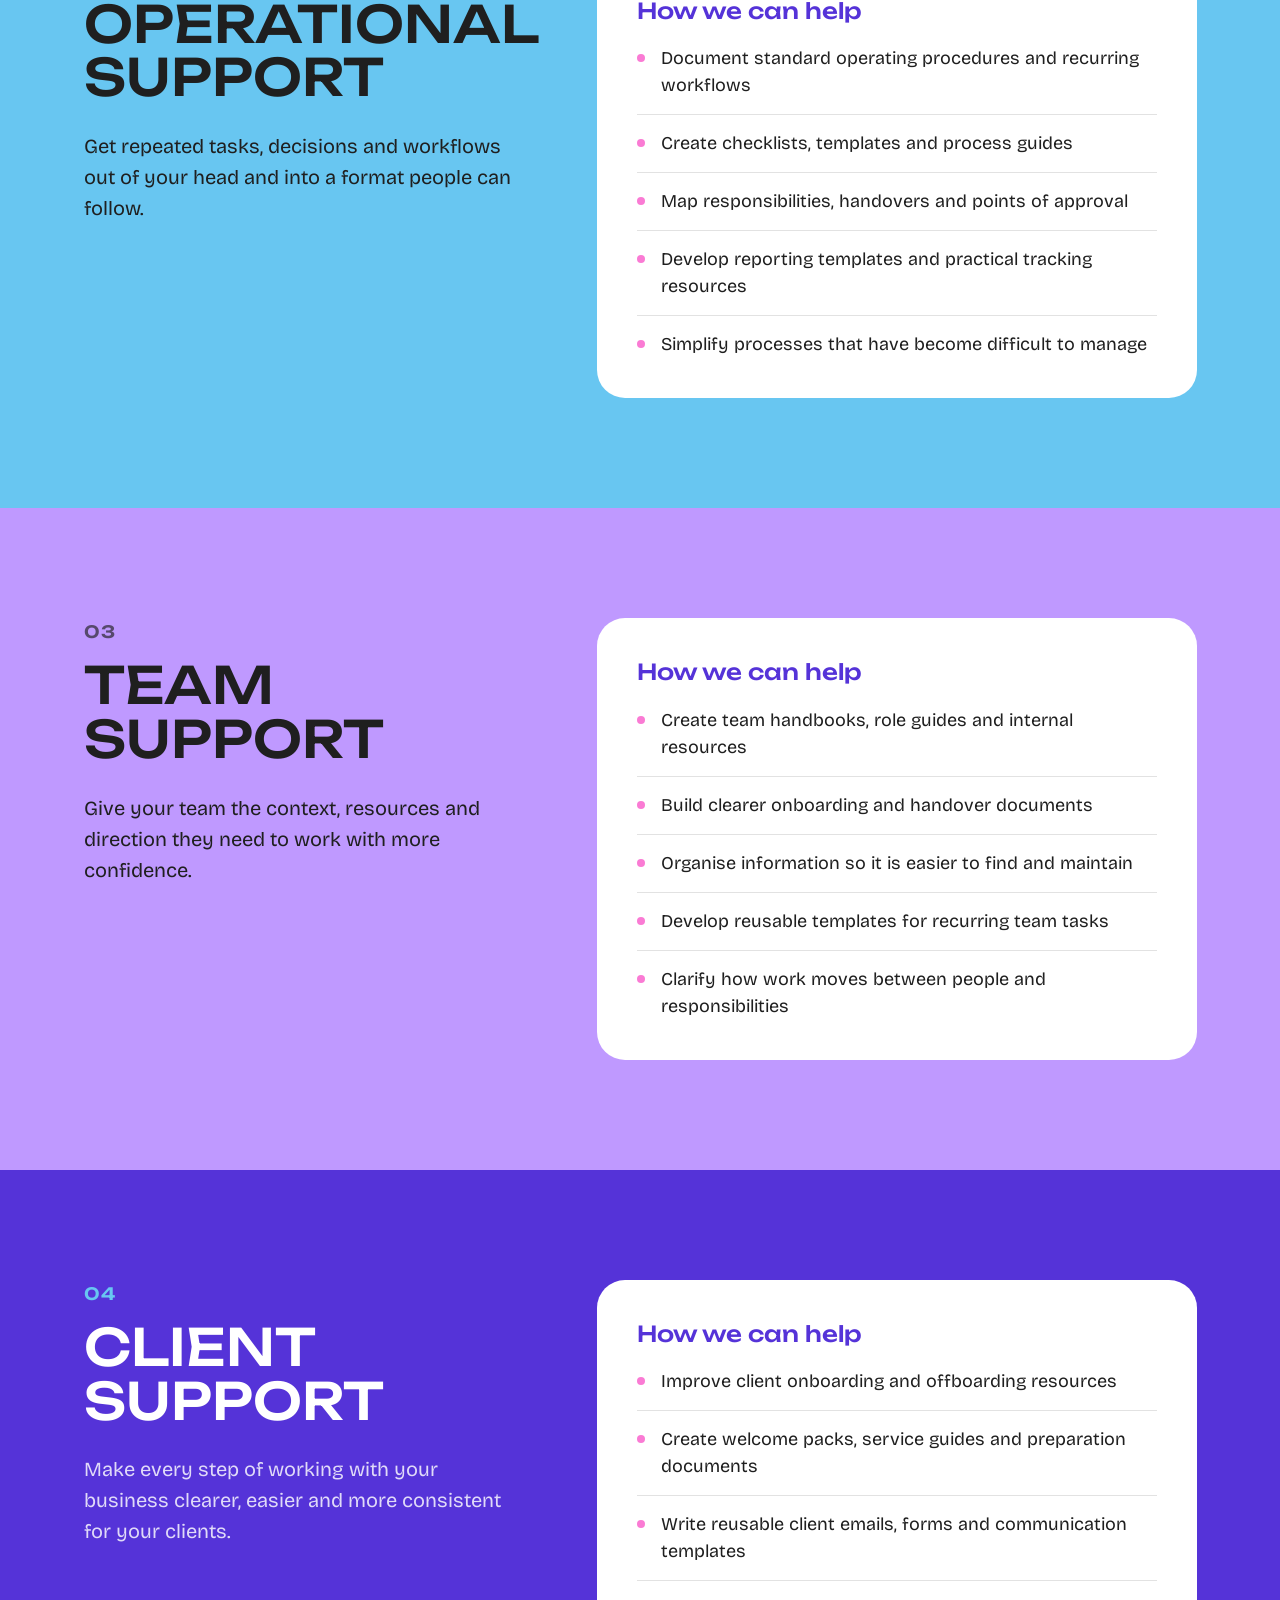
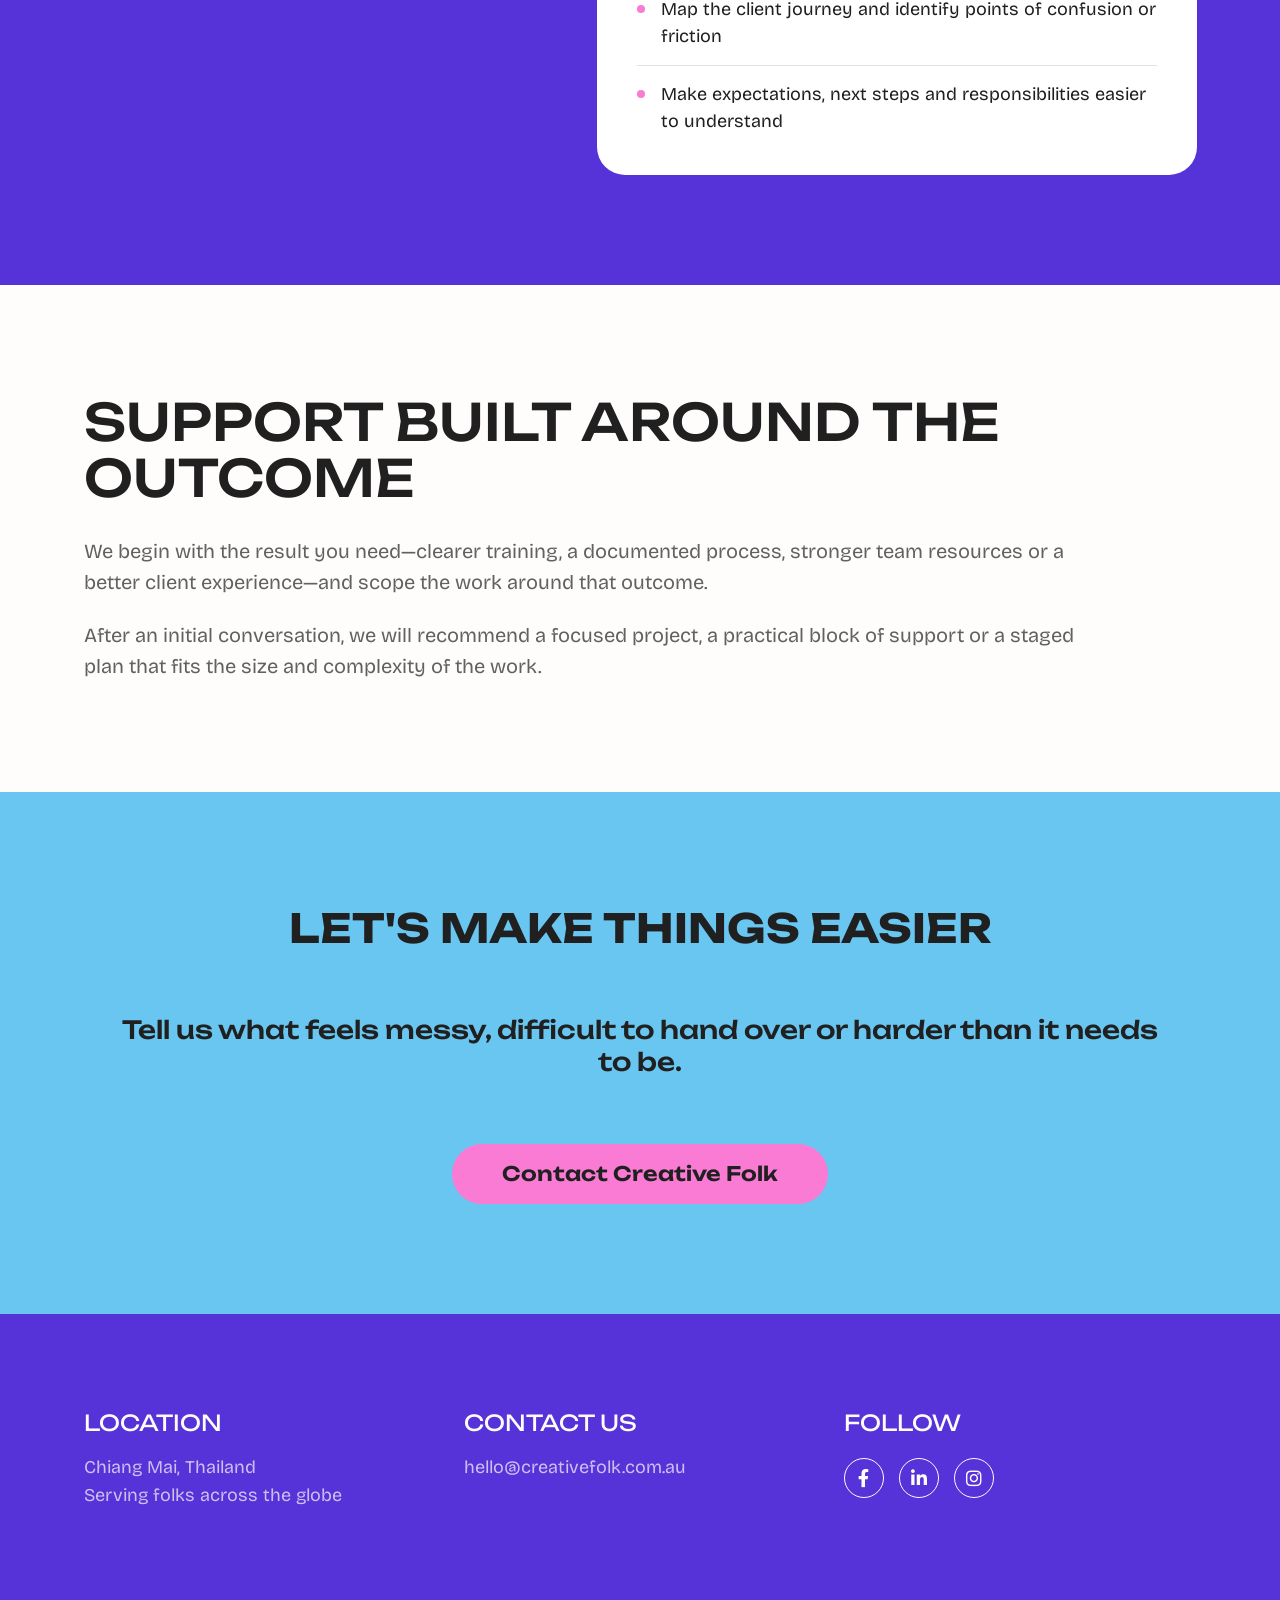
<file: business-support.html>
<!DOCTYPE html>
<html lang="en">

<head>
  <!-- Page information -->
  <meta charset="utf-8">
  <meta http-equiv="x-ua-compatible" content="ie=edge">
  <meta name="viewport" content="width=device-width, initial-scale=1">
  <meta name="author" content="Creative Folk">
  <meta name="description" content="Practical training, operational, team and client support from Creative Folk.">

  <!-- Favicon -->
  <link rel="icon" href="assets/img/hero/BLACK_Logo_BG.svg">
  <title>Business Support | Creative Folk</title>

  <!-- Shared website styles -->
  <link rel="stylesheet" href="assets/css/bootstrap.min.css">
  <link rel="stylesheet" href="assets/css/fontawesome.min.css">
  <link rel="stylesheet" href="assets/css/style.css">

  <style>
    /* ============================================================
       HERO
    ============================================================= */
    .cf_support_hero {
      width: 100%;
      max-width: 1400px;
    }

    .cf_support_label {
      display: inline-flex;
      align-items: center;
      min-height: 42px;
      padding: 8px 18px;
      margin-bottom: 24px;
      border: 2px solid #5533d8;
      border-radius: 999px;
      color: #5533d8;
      font-size: 16px;
      font-weight: 600;
      letter-spacing: 0.06em;
      line-height: 1;
      text-transform: uppercase;
    }

    .cf_support_title {
      max-width: 1200px;
      margin: 0;
      padding: 0.05em 0;
      color: #5533d8;
      font-size: clamp(54px, 6.2vw, 94px);
      line-height: 1.02;
      text-transform: uppercase;
    }

    .cf_support_subheading {
      margin: 18px 0 0;
      color: #5533d8;
      font-size: clamp(26px, 3vw, 42px);
      font-weight: 500;
      line-height: 1.2;
      text-transform: uppercase;
    }

    .cf_support_intro {
      width: 100%;
      max-width: 1050px;
      margin: 42px 0 0;
      color: rgba(31, 31, 31, 0.72);
      font-size: clamp(20px, 1.65vw, 24px);
      line-height: 1.5;
    }

    .cf_support_nav {
      display: flex;
      flex-wrap: wrap;
      gap: 12px;
      margin-top: 36px;
    }

    .cf_support_nav .cs_btn {
      min-width: 190px;
      justify-content: center;
    }

    /* ============================================================
       SUPPORT CATEGORIES
    ============================================================= */
    .cf_support_section {
      scroll-margin-top: 100px;
    }

    .cf_support_section_pink {
      background: #fa7bd4;
    }

    .cf_support_section_blue {
      background: #68c6f1;
    }

    .cf_support_section_lavender {
      background: #bf99ff;
    }

    .cf_support_section_purple {
      background: #5533d8;
      color: #ffffff;
    }

    .cf_support_layout {
      display: grid;
      grid-template-columns: minmax(0, 0.85fr) minmax(0, 1.15fr);
      gap: 70px;
      align-items: start;
    }

    .cf_support_number {
      margin-bottom: 14px;
      color: rgba(31, 31, 31, 0.65);
      font-size: 17px;
      font-weight: 600;
      letter-spacing: 0.08em;
    }

    .cf_support_section_purple .cf_support_number {
      color: #68c6f1;
    }

    .cf_support_section h2 {
      max-width: 680px;
      margin-bottom: 26px;
      color: #1f1f1f;
      font-size: clamp(38px, 4vw, 60px);
      line-height: 1.05;
      text-transform: uppercase;
    }

    .cf_support_section_purple h2 {
      color: #ffffff;
    }

    .cf_support_summary {
      max-width: 620px;
      margin-bottom: 0;
      color: #1f1f1f;
      font-size: 20px;
      line-height: 1.55;
    }

    .cf_support_section_purple .cf_support_summary {
      color: rgba(255, 255, 255, 0.82);
    }

    .cf_support_details {
      padding: 40px;
      border-radius: 28px;
      background: #ffffff;
      color: #1f1f1f;
    }

    .cf_support_details h3 {
      margin-bottom: 20px;
      color: #5533d8;
      font-size: 22px;
      text-transform: none;
    }

    .cf_support_details ul {
      padding: 0;
      margin: 0;
      list-style: none;
    }

    .cf_support_details li {
      position: relative;
      padding: 15px 0 15px 24px;
      border-bottom: 1px solid rgba(31, 31, 31, 0.13);
      font-size: 18px;
      line-height: 1.5;
    }

    .cf_support_details li:first-child {
      padding-top: 0;
    }

    .cf_support_details li:last-child {
      padding-bottom: 0;
      border-bottom: 0;
    }

    .cf_support_details li::before {
      position: absolute;
      top: 24px;
      left: 0;
      width: 8px;
      height: 8px;
      border-radius: 50%;
      background: #fa7bd4;
      content: "";
    }

    .cf_support_details li:first-child::before {
      top: 9px;
    }

    /* ============================================================
       HOW SUPPORT WORKS
    ============================================================= */
    .cf_support_process {
      max-width: 1100px;
    }

    .cf_support_process h2 {
      margin-bottom: 30px;
      font-size: clamp(38px, 4vw, 60px);
      line-height: 1.08;
      text-transform: uppercase;
    }

    .cf_support_process p {
      max-width: 1000px;
      margin-bottom: 22px;
      font-size: 20px;
      line-height: 1.55;
    }

    /* ============================================================
       FINAL CTA
    ============================================================= */
    .cf_support_cta {
      background: #68c6f1;
    }

    /* ============================================================
       RESPONSIVE STYLES
    ============================================================= */
    @media (max-width: 991px) {
      .cf_support_layout {
        grid-template-columns: 1fr;
        gap: 44px;
      }

      .cf_support_nav {
        flex-direction: column;
        align-items: center;
      }

      .cf_support_nav .cs_btn {
        width: 100%;
        max-width: 320px;
        text-align: center;
      }
    }

    @media (max-width: 767px) {
      .cs_site_branding img {
        width: 95px !important;
        max-width: 95px !important;
      }
    }

    @media (max-width: 575px) {
      .cf_support_label {
        min-height: 38px;
        margin-bottom: 20px;
        font-size: 14px;
      }

      .cf_support_title {
        font-size: 44px;
        line-height: 1.08;
      }

      .cf_support_subheading {
        font-size: 25px;
      }

      .cf_support_intro {
        margin-top: 32px;
        font-size: 19px;
      }

      .cf_support_section h2 {
        font-size: 40px;
      }

      .cf_support_summary {
        font-size: 18px;
      }

      .cf_support_details {
        padding: 26px;
        border-radius: 22px;
      }

      .cf_support_process p {
        font-size: 18px;
      }
    }
  </style>
</head>

<body>
  <!-- Site header -->
  <header class="cs_site_header cs_style_1 cs_sticky_header">
    <div class="cs_main_header">
      <div class="container">
        <div class="cs_main_header_in">
          <div class="cs_main_header_left">
            <a class="cs_site_branding" href="index.html#hero" aria-label="Creative Folk home">
              <img src="assets/img/hero/BLACK_Logo_BG.svg" alt="Creative Folk">
            </a>
          </div>

          <div class="cs_main_header_center">
            <nav class="cs_nav" aria-label="Main navigation">
              <ul class="cs_nav_list">
                <li><a href="index.html#hero">Home</a></li>
                <li class="menu-item-has-children active">
                  <a href="services.html">Services</a>
                  <ul>
                    <li><a href="business-support.html">Business Support</a></li>
                    <li><a href="social-media-services.html">Social Media</a></li>
                  </ul>
                </li>
                <li><a href="strategy-session.html">Strategy Session</a></li>
                <li><a href="about-us.html">About the Folks</a></li>
              </ul>
            </nav>
          </div>

          <div class="cs_main_header_right">
            <a class="cs_btn cs_style_1 cs_border_btn" href="contact.html">
              <span>Work with us</span>
            </a>
          </div>
        </div>
      </div>
    </div>
  </header>

  <main>
    <!-- Hero -->
    <section>
      <div class="cs_height_170 cs_height_lg_120"></div>

      <div class="container">
        <div class="cf_support_hero">
          <p class="cf_support_label">Business Support</p>
          <h1 class="cf_support_title cs_medium">Practical Support</h1>
          <p class="cf_support_subheading">For You, Your Team and Your Clients</p>
          <p class="cf_support_intro">
            We help make the moving parts of your business easier to understand, easier to use and easier to hand over.
            That might mean clearer training, better processes, stronger internal resources or a smoother client experience.
          </p>

          <div class="cf_support_nav">
            <a class="cs_btn cs_style_1 cs_border_btn" href="#training-support"><span>Training Support</span></a>
            <a class="cs_btn cs_style_1 cs_border_btn" href="#operational-support"><span>Operational Support</span></a>
            <a class="cs_btn cs_style_1 cs_border_btn" href="#team-support"><span>Team Support</span></a>
            <a class="cs_btn cs_style_1 cs_border_btn" href="#client-support"><span>Client Support</span></a>
          </div>
        </div>
      </div>

      <div class="cs_height_110 cs_height_lg_75"></div>
    </section>

    <!-- Training support -->
    <section id="training-support" class="cf_support_section cf_support_section_pink">
      <div class="cs_height_110 cs_height_lg_70"></div>
      <div class="container">
        <div class="cf_support_layout">
          <div>
            <p class="cf_support_number">01</p>
            <h2>Training Support</h2>
            <p class="cf_support_summary">
              Turn what your team needs to know into training that is clear, practical and easy to use.
            </p>
          </div>
          <div class="cf_support_details">
            <h3>How we can help</h3>
            <ul>
              <li>Design onboarding and induction resources</li>
              <li>Create training guides, workbooks, slide decks and facilitator notes</li>
              <li>Turn complex information into clear learning pathways</li>
              <li>Review and simplify existing training materials</li>
              <li>Develop practical resources your team can refer back to</li>
            </ul>
          </div>
        </div>
      </div>
      <div class="cs_height_110 cs_height_lg_70"></div>
    </section>

    <!-- Operational support -->
    <section id="operational-support" class="cf_support_section cf_support_section_blue">
      <div class="cs_height_110 cs_height_lg_70"></div>
      <div class="container">
        <div class="cf_support_layout">
          <div>
            <p class="cf_support_number">02</p>
            <h2>Operational Support</h2>
            <p class="cf_support_summary">
              Get repeated tasks, decisions and workflows out of your head and into a format people can follow.
            </p>
          </div>
          <div class="cf_support_details">
            <h3>How we can help</h3>
            <ul>
              <li>Document standard operating procedures and recurring workflows</li>
              <li>Create checklists, templates and process guides</li>
              <li>Map responsibilities, handovers and points of approval</li>
              <li>Develop reporting templates and practical tracking resources</li>
              <li>Simplify processes that have become difficult to manage</li>
            </ul>
          </div>
        </div>
      </div>
      <div class="cs_height_110 cs_height_lg_70"></div>
    </section>

    <!-- Team support -->
    <section id="team-support" class="cf_support_section cf_support_section_lavender">
      <div class="cs_height_110 cs_height_lg_70"></div>
      <div class="container">
        <div class="cf_support_layout">
          <div>
            <p class="cf_support_number">03</p>
            <h2>Team Support</h2>
            <p class="cf_support_summary">
              Give your team the context, resources and direction they need to work with more confidence.
            </p>
          </div>
          <div class="cf_support_details">
            <h3>How we can help</h3>
            <ul>
              <li>Create team handbooks, role guides and internal resources</li>
              <li>Build clearer onboarding and handover documents</li>
              <li>Organise information so it is easier to find and maintain</li>
              <li>Develop reusable templates for recurring team tasks</li>
              <li>Clarify how work moves between people and responsibilities</li>
            </ul>
          </div>
        </div>
      </div>
      <div class="cs_height_110 cs_height_lg_70"></div>
    </section>

    <!-- Client support -->
    <section id="client-support" class="cf_support_section cf_support_section_purple">
      <div class="cs_height_110 cs_height_lg_70"></div>
      <div class="container">
        <div class="cf_support_layout">
          <div>
            <p class="cf_support_number">04</p>
            <h2>Client Support</h2>
            <p class="cf_support_summary">
              Make every step of working with your business clearer, easier and more consistent for your clients.
            </p>
          </div>
          <div class="cf_support_details">
            <h3>How we can help</h3>
            <ul>
              <li>Improve client onboarding and offboarding resources</li>
              <li>Create welcome packs, service guides and preparation documents</li>
              <li>Write reusable client emails, forms and communication templates</li>
              <li>Map the client journey and identify points of confusion or friction</li>
              <li>Make expectations, next steps and responsibilities easier to understand</li>
            </ul>
          </div>
        </div>
      </div>
      <div class="cs_height_110 cs_height_lg_70"></div>
    </section>

    <!-- How support works -->
    <section>
      <div class="cs_height_110 cs_height_lg_70"></div>
      <div class="container">
        <div class="cf_support_process">
          <h2>Support Built Around the Outcome</h2>
          <p>
            We begin with the result you need—clearer training, a documented process, stronger team resources
            or a better client experience—and scope the work around that outcome.
          </p>
          <p class="mb-0">
            After an initial conversation, we will recommend a focused project, a practical block of support or a staged plan
            that fits the size and complexity of the work.
          </p>
        </div>
      </div>
      <div class="cs_height_110 cs_height_lg_70"></div>
    </section>

    <!-- Final call to action -->
    <section class="cf_support_cta">
      <div class="container">
        <div class="cs_cta cs_style_1 text-center cf_booking_cta">
          <div class="cs_height_110 cs_height_lg_70"></div>
          <h2 class="cs_cta_title cs_normal text-uppercase cs_primary_color cs_font_70">Let's Make Things Easier</h2>
          <div class="cs_height_30 cs_height_lg_20"></div>
          <h3 class="cs_cta_subtitle cs_medium cs_primary_color cs_font_25">
            Tell us what feels messy, difficult to hand over or harder than it needs to be.
          </h3>
          <div class="cs_height_35 cs_height_lg_25"></div>
          <a class="cs_btn cs_style_1 cs_focus_2" href="contact.html">
            <span>Contact Creative Folk</span>
          </a>
          <div class="cs_height_110 cs_height_lg_70"></div>
        </div>
      </div>
    </section>
  </main>

  <!-- Footer -->
  <footer id="contact" class="cs_footer cs_style_1 cs_focus_bg cs_white_color">
    <div class="cs_height_85 cs_height_lg_65"></div>
    <div class="container">
      <div class="row">
        <div class="col-xl-4 col-md-4">
          <div class="cs_widget_wrap">
            <h2 class="cs_widget_title cs_white_color cs_font_25 text-uppercase cs_normal">Location</h2>
            <p class="cs_fooer_text cs_font_18 cs_opacity_07 mb-0">
              Chiang Mai, Thailand<br>
              Serving folks across the globe
            </p>
          </div>
        </div>

        <div class="col-xl-4 col-md-4">
          <div class="cs_widget_wrap">
            <h2 class="cs_widget_title cs_white_color cs_font_25 text-uppercase cs_normal">Contact us</h2>
            <ul class="cs_text_list cs_mp_0 cs_opacity_07 mb-0">
              <li class="cs_font_18">
                <a href="mailto:hello@creativefolk.com.au?subject=Website%20enquiry">hello@creativefolk.com.au</a>
              </li>
            </ul>
          </div>
        </div>

        <div class="col-xl-4 col-md-4">
          <div class="cs_widget_wrap">
            <h2 class="cs_widget_title cs_white_color cs_font_25 text-uppercase cs_normal">Follow</h2>
            <div class="cs_social cs_style_1">
              <a class="cs_center cs_font_18" href="https://www.facebook.com/creativefolkau" target="_blank" rel="noopener noreferrer" aria-label="Creative Folk on Facebook">
                <i class="fa-brands fa-facebook-f" aria-hidden="true"></i>
              </a>
              <a class="cs_center cs_font_18" href="https://www.linkedin.com/company/creativefolkau" target="_blank" rel="noopener noreferrer" aria-label="Creative Folk on LinkedIn">
                <i class="fa-brands fa-linkedin-in" aria-hidden="true"></i>
              </a>
              <a class="cs_center cs_font_18" href="https://www.instagram.com/creativefolkau" target="_blank" rel="noopener noreferrer" aria-label="Creative Folk on Instagram">
                <i class="fa-brands fa-instagram" aria-hidden="true"></i>
              </a>
            </div>
          </div>
        </div>
      </div>
    </div>
    <div class="cs_height_60 cs_height_lg_50"></div>
  </footer>

  <!-- Shared website scripts -->
  <script src="assets/js/plugins/jquery-3.6.0.min.js"></script>
  <script src="assets/js/main.js"></script>
</body>

</html>
</file>
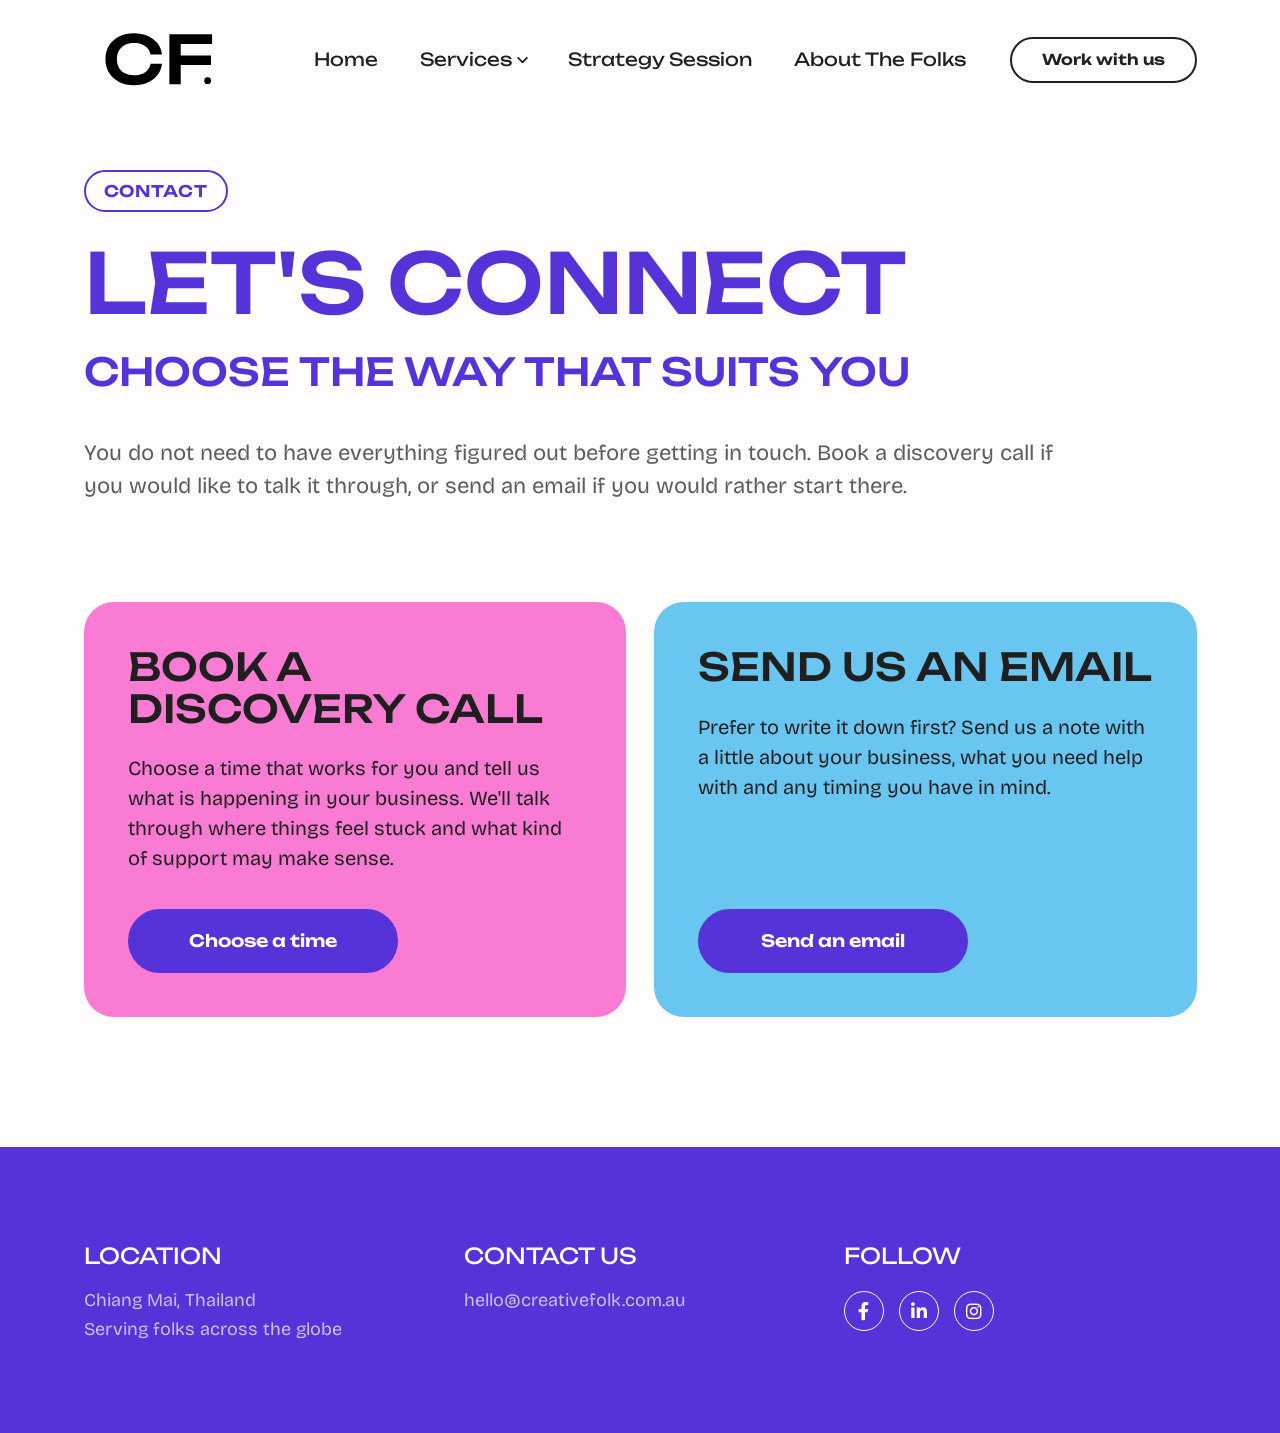
<file: contact.html>
<!DOCTYPE html>
<html lang="en">

<head>
  <!-- Page information -->
  <meta charset="utf-8">
  <meta http-equiv="x-ua-compatible" content="ie=edge">
  <meta name="viewport" content="width=device-width, initial-scale=1">
  <meta name="author" content="Creative Folk">
  <meta name="description" content="Book a discovery call or email Creative Folk to talk about the support your business needs.">

  <!-- Favicon -->
  <link rel="icon" href="assets/img/hero/BLACK_Logo_BG.svg">
  <title>Contact | Creative Folk</title>

  <!-- Shared website styles -->
  <link rel="stylesheet" href="assets/css/bootstrap.min.css">
  <link rel="stylesheet" href="assets/css/fontawesome.min.css">
  <link rel="stylesheet" href="assets/css/style.css">

  <style>
    /* ============================================================
       CONTACT HERO
    ============================================================= */
    .cf_contact_hero {
      width: 100%;
      max-width: 1400px;
    }

    .cf_contact_label {
      display: inline-flex;
      align-items: center;
      min-height: 42px;
      padding: 8px 18px;
      margin-bottom: 24px;
      border: 2px solid #5533d8;
      border-radius: 50px;
      color: #5533d8;
      font-size: 16px;
      font-weight: 600;
      letter-spacing: 0.06em;
      line-height: 1;
      text-transform: uppercase;
    }

    .cf_contact_title {
      max-width: 1200px;
      margin: 0;
      padding: 0.06em 0;
      color: #5533d8;
      font-size: clamp(56px, 6.5vw, 96px);
      line-height: 1.02;
      text-transform: uppercase;
    }

    .cf_contact_subheading {
      margin: 18px 0 0;
      color: #5533d8;
      font-size: clamp(26px, 3vw, 42px);
      font-weight: 500;
      line-height: 1.2;
      text-transform: uppercase;
    }

    .cf_contact_intro {
      width: 100%;
      max-width: 980px;
      margin: 42px 0 0;
      color: rgba(31, 31, 31, 0.72);
      font-size: clamp(20px, 1.7vw, 25px);
      line-height: 1.5;
    }

    /* ============================================================
       CONTACT OPTIONS
    ============================================================= */
    .cf_contact_options {
      display: grid;
      grid-template-columns: repeat(2, minmax(0, 1fr));
      gap: 28px;
    }

    .cf_contact_card {
      position: relative;
      display: flex;
      flex-direction: column;
      min-height: 350px;
      padding: 44px;
      overflow: hidden;
      border-radius: 30px;
      color: #1f1f1f;
    }

    .cf_contact_card_call {
      background: #fa7bd4;
    }

    .cf_contact_card_email {
      background: #68c6f1;
    }

    .cf_contact_card h2 {
      max-width: 620px;
      margin-bottom: 24px;
      color: #1f1f1f;
      font-size: clamp(32px, 3vw, 48px);
      line-height: 1.08;
      text-transform: uppercase;
    }

    .cf_contact_card p {
      max-width: 620px;
      margin-bottom: 36px;
      font-size: 20px;
      line-height: 1.5;
    }

    .cf_contact_card_action {
      margin-top: auto;
    }

    .cf_contact_pill {
      display: inline-flex;
      align-items: center;
      min-width: 270px;
      justify-content: center;
      min-height: 64px;
      padding: 14px 30px;
      border: 2px solid #5533d8;
      border-radius: 999px;
      background: #5533d8;
      color: #ffffff;
      font-family: "Unbounded", sans-serif;
      font-size: 17px;
      font-weight: 600;
      line-height: 1.2;
      text-align: center;
      text-decoration: none;
      transition: background-color 0.25s ease, color 0.25s ease, transform 0.25s ease;
    }

    .cf_contact_pill:hover,
    .cf_contact_pill:focus-visible {
      background: #ffffff;
      color: #5533d8;
      transform: translateY(-3px);
    }

    .cf_contact_pill:focus-visible {
      outline: 3px solid #1f1f1f;
      outline-offset: 4px;
    }

    /* ============================================================
       RESPONSIVE STYLES
    ============================================================= */
    @media (max-width: 991px) {
      .cf_contact_options {
        grid-template-columns: 1fr;
      }

      .cf_contact_card {
        min-height: 340px;
      }
    }

    @media (max-width: 767px) {
      .cs_site_branding img {
        width: 95px !important;
        max-width: 95px !important;
      }
    }

    @media (max-width: 575px) {
      .cf_contact_label {
        min-height: 38px;
        margin-bottom: 20px;
        font-size: 14px;
      }

      .cf_contact_title {
        font-size: 46px;
        line-height: 1.08;
      }

      .cf_contact_subheading {
        font-size: 25px;
      }

      .cf_contact_intro {
        margin-top: 32px;
        font-size: 19px;
      }

      .cf_contact_card {
        min-height: 320px;
        padding: 30px;
        border-radius: 24px;
      }

      .cf_contact_card p {
        font-size: 18px;
      }

      .cf_contact_pill {
        width: 100%;
        min-width: 0;
      }
    }
  </style>
</head>

<body>
  <!-- Site header -->
  <header class="cs_site_header cs_style_1 cs_sticky_header">
    <div class="cs_main_header">
      <div class="container">
        <div class="cs_main_header_in">
          <div class="cs_main_header_left">
            <a class="cs_site_branding" href="index.html#hero" aria-label="Creative Folk home">
              <img src="assets/img/hero/BLACK_Logo_BG.svg" alt="Creative Folk">
            </a>
          </div>

          <div class="cs_main_header_center">
            <nav class="cs_nav" aria-label="Main navigation">
              <ul class="cs_nav_list">
                <li><a href="index.html#hero">Home</a></li>
                <li class="menu-item-has-children">
                  <a href="services.html">Services</a>
                  <ul>
                    <li><a href="business-support.html">Business Support</a></li>
                    <li><a href="social-media-services.html">Social Media</a></li>
                  </ul>
                </li>
                <li><a href="strategy-session.html">Strategy Session</a></li>
                <li><a href="about-us.html">About the Folks</a></li>
              </ul>
            </nav>
          </div>

          <div class="cs_main_header_right">
            <a class="cs_btn cs_style_1 cs_border_btn" href="#contact-options">
              <span>Work with us</span>
            </a>
          </div>
        </div>
      </div>
    </div>
  </header>

  <main>
    <!-- Contact hero -->
    <section>
      <div class="cs_height_170 cs_height_lg_120"></div>

      <div class="container">
        <div class="cf_contact_hero">
          <p class="cf_contact_label">Contact</p>
          <h1 class="cf_contact_title cs_medium">Let's Connect</h1>
          <p class="cf_contact_subheading">Choose the Way That Suits You</p>
          <p class="cf_contact_intro">
            You do not need to have everything figured out before getting in touch.
            Book a discovery call if you would like to talk it through, or send an email if you would rather start there.
          </p>
        </div>
      </div>

      <div class="cs_height_100 cs_height_lg_70"></div>
    </section>

    <!-- Contact options -->
    <section id="contact-options">
      <div class="container">
        <div class="cf_contact_options">
          <article class="cf_contact_card cf_contact_card_call">
            <h2>Book a Discovery Call</h2>
            <p>
              Choose a time that works for you and tell us what is happening in your business.
              We'll talk through where things feel stuck and what kind of support may make sense.
            </p>
            <div class="cf_contact_card_action">
              <a class="cf_contact_pill" href="https://zcal.co/creativefolkau/30min" target="_blank" rel="noopener noreferrer">
                Choose a time
              </a>
            </div>
          </article>

          <article class="cf_contact_card cf_contact_card_email">
            <h2>Send Us an Email</h2>
            <p>
              Prefer to write it down first? Send us a note with a little about your business,
              what you need help with and any timing you have in mind.
            </p>
            <div class="cf_contact_card_action">
              <a class="cf_contact_pill" href="mailto:hello@creativefolk.com.au?subject=Website%20enquiry">
                Send an email
              </a>
            </div>
          </article>
        </div>
      </div>

      <div class="cs_height_130 cs_height_lg_80"></div>
    </section>

  </main>

  <!-- Footer -->
  <footer id="contact" class="cs_footer cs_style_1 cs_focus_bg cs_white_color">
    <div class="cs_height_85 cs_height_lg_65"></div>

    <div class="container">
      <div class="row">
        <div class="col-xl-4 col-md-4">
          <div class="cs_widget_wrap">
            <h2 class="cs_widget_title cs_white_color cs_font_25 text-uppercase cs_normal">Location</h2>
            <p class="cs_fooer_text cs_font_18 cs_opacity_07 mb-0">
              Chiang Mai, Thailand<br>
              Serving folks across the globe
            </p>
          </div>
        </div>

        <div class="col-xl-4 col-md-4">
          <div class="cs_widget_wrap">
            <h2 class="cs_widget_title cs_white_color cs_font_25 text-uppercase cs_normal">Contact us</h2>
            <ul class="cs_text_list cs_mp_0 cs_opacity_07 mb-0">
              <li class="cs_font_18">
                <a href="mailto:hello@creativefolk.com.au?subject=Website%20enquiry">hello@creativefolk.com.au</a>
              </li>
            </ul>
          </div>
        </div>

        <div class="col-xl-4 col-md-4">
          <div class="cs_widget_wrap">
            <h2 class="cs_widget_title cs_white_color cs_font_25 text-uppercase cs_normal">Follow</h2>
            <div class="cs_social cs_style_1">
              <a class="cs_center cs_font_18" href="https://www.facebook.com/creativefolkau" target="_blank" rel="noopener noreferrer" aria-label="Creative Folk on Facebook">
                <i class="fa-brands fa-facebook-f" aria-hidden="true"></i>
              </a>
              <a class="cs_center cs_font_18" href="https://www.linkedin.com/company/creativefolkau" target="_blank" rel="noopener noreferrer" aria-label="Creative Folk on LinkedIn">
                <i class="fa-brands fa-linkedin-in" aria-hidden="true"></i>
              </a>
              <a class="cs_center cs_font_18" href="https://www.instagram.com/creativefolkau" target="_blank" rel="noopener noreferrer" aria-label="Creative Folk on Instagram">
                <i class="fa-brands fa-instagram" aria-hidden="true"></i>
              </a>
            </div>
          </div>
        </div>
      </div>
    </div>

    <div class="cs_height_60 cs_height_lg_50"></div>
  </footer>

  <!-- Shared website scripts -->
  <script src="assets/js/plugins/jquery-3.6.0.min.js"></script>
  <script src="assets/js/main.js"></script>
</body>

</html>
</file>
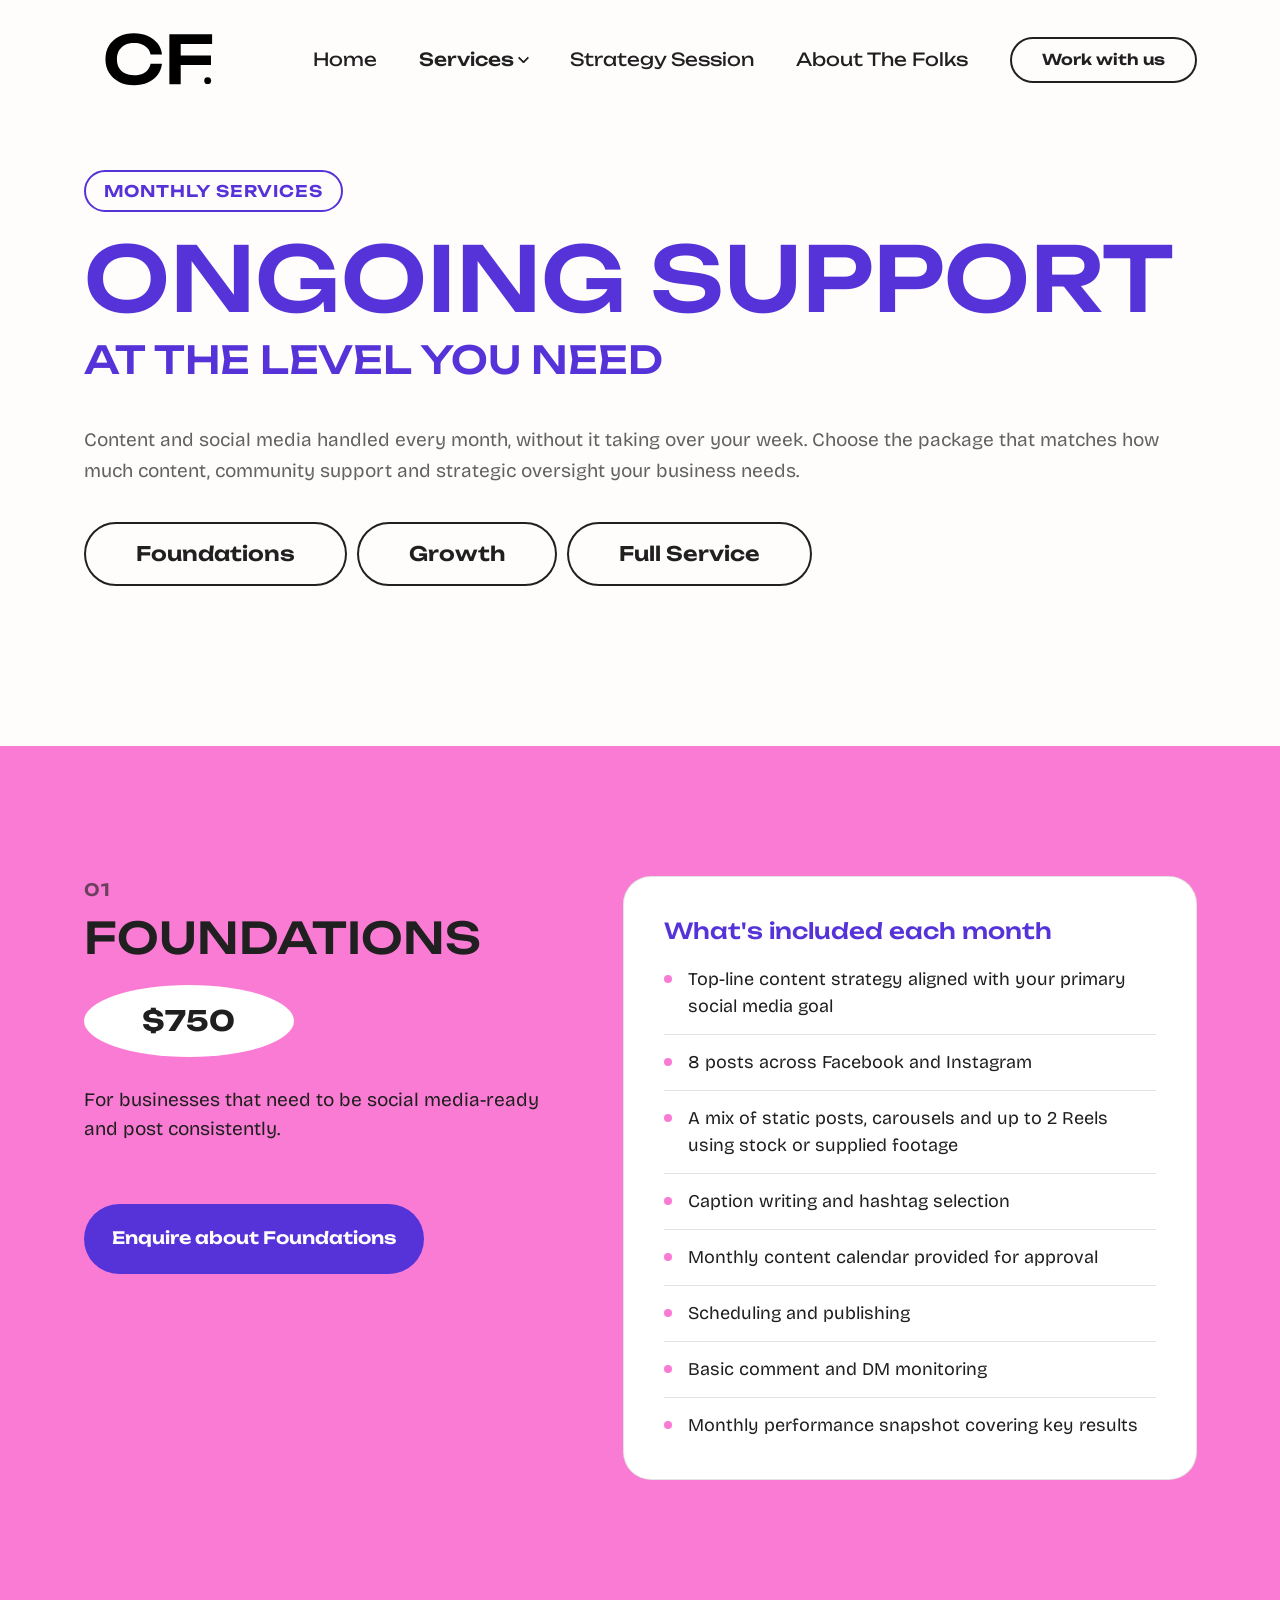
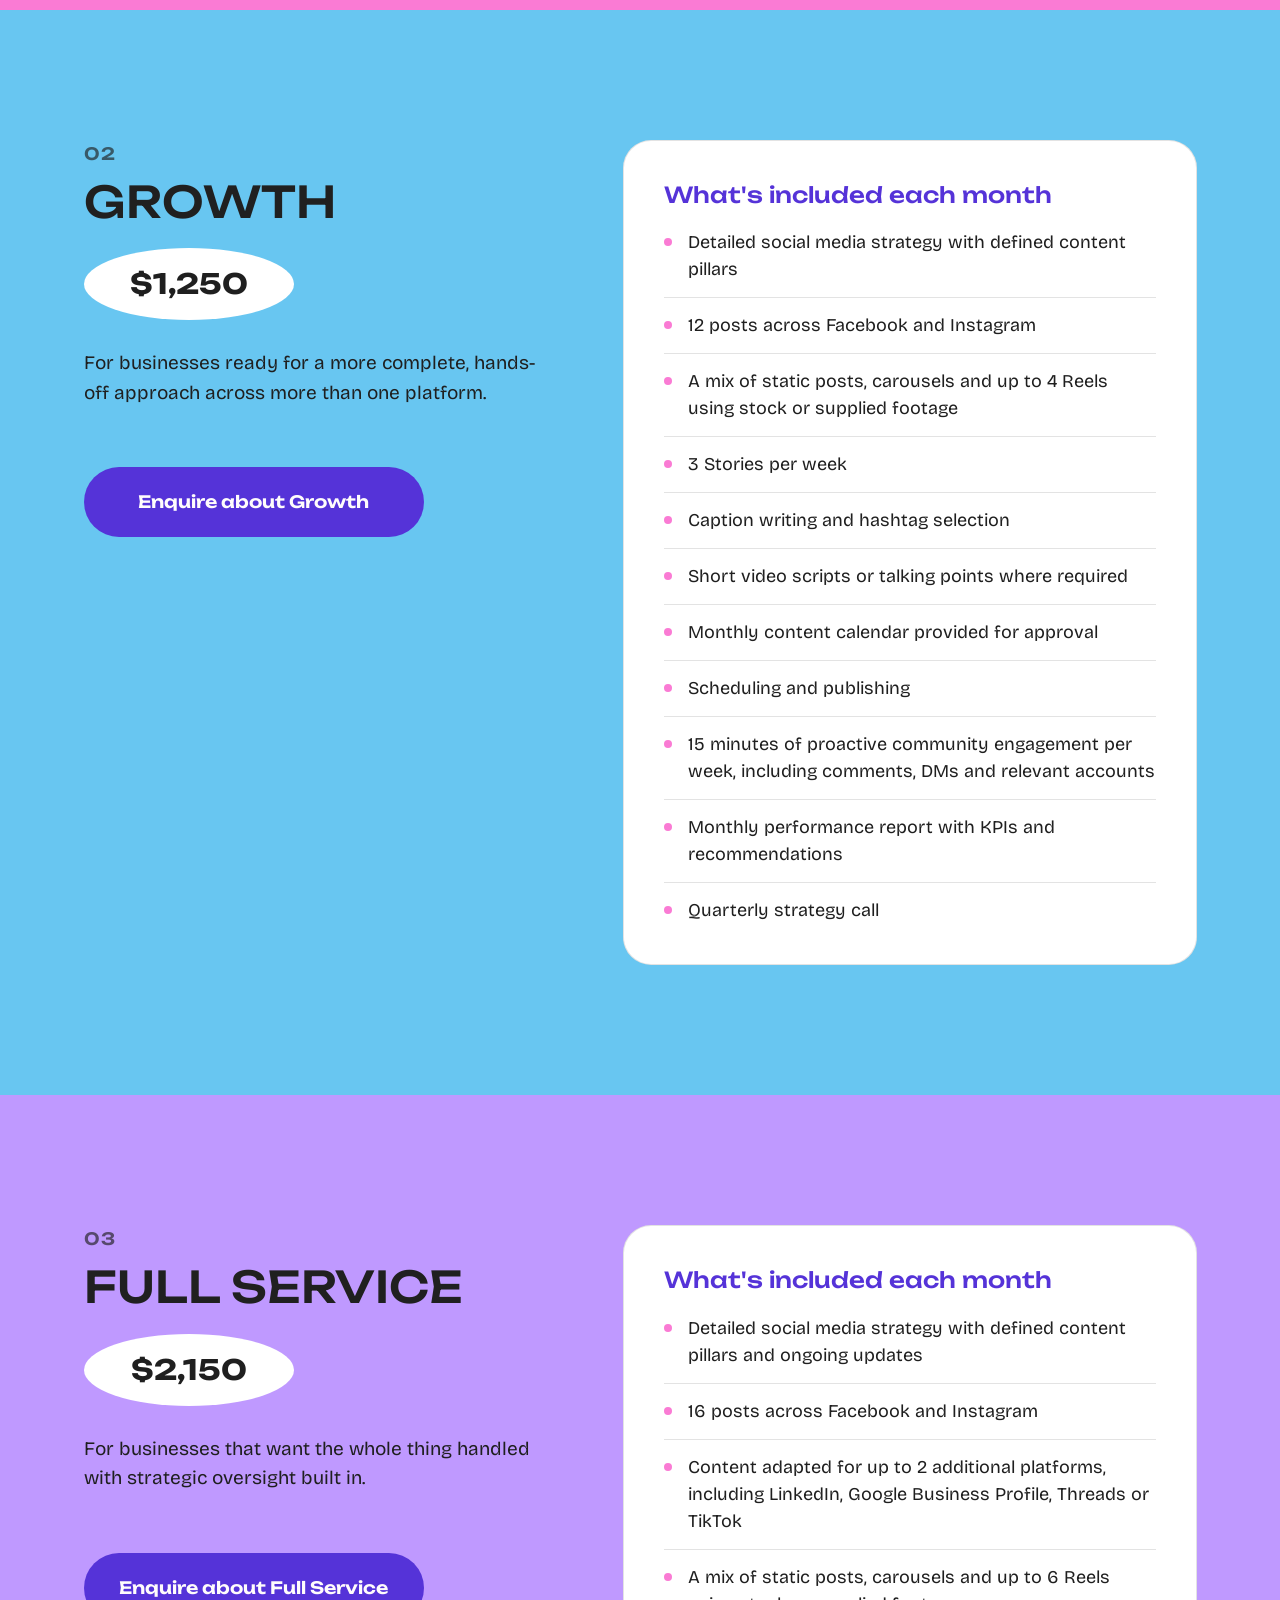
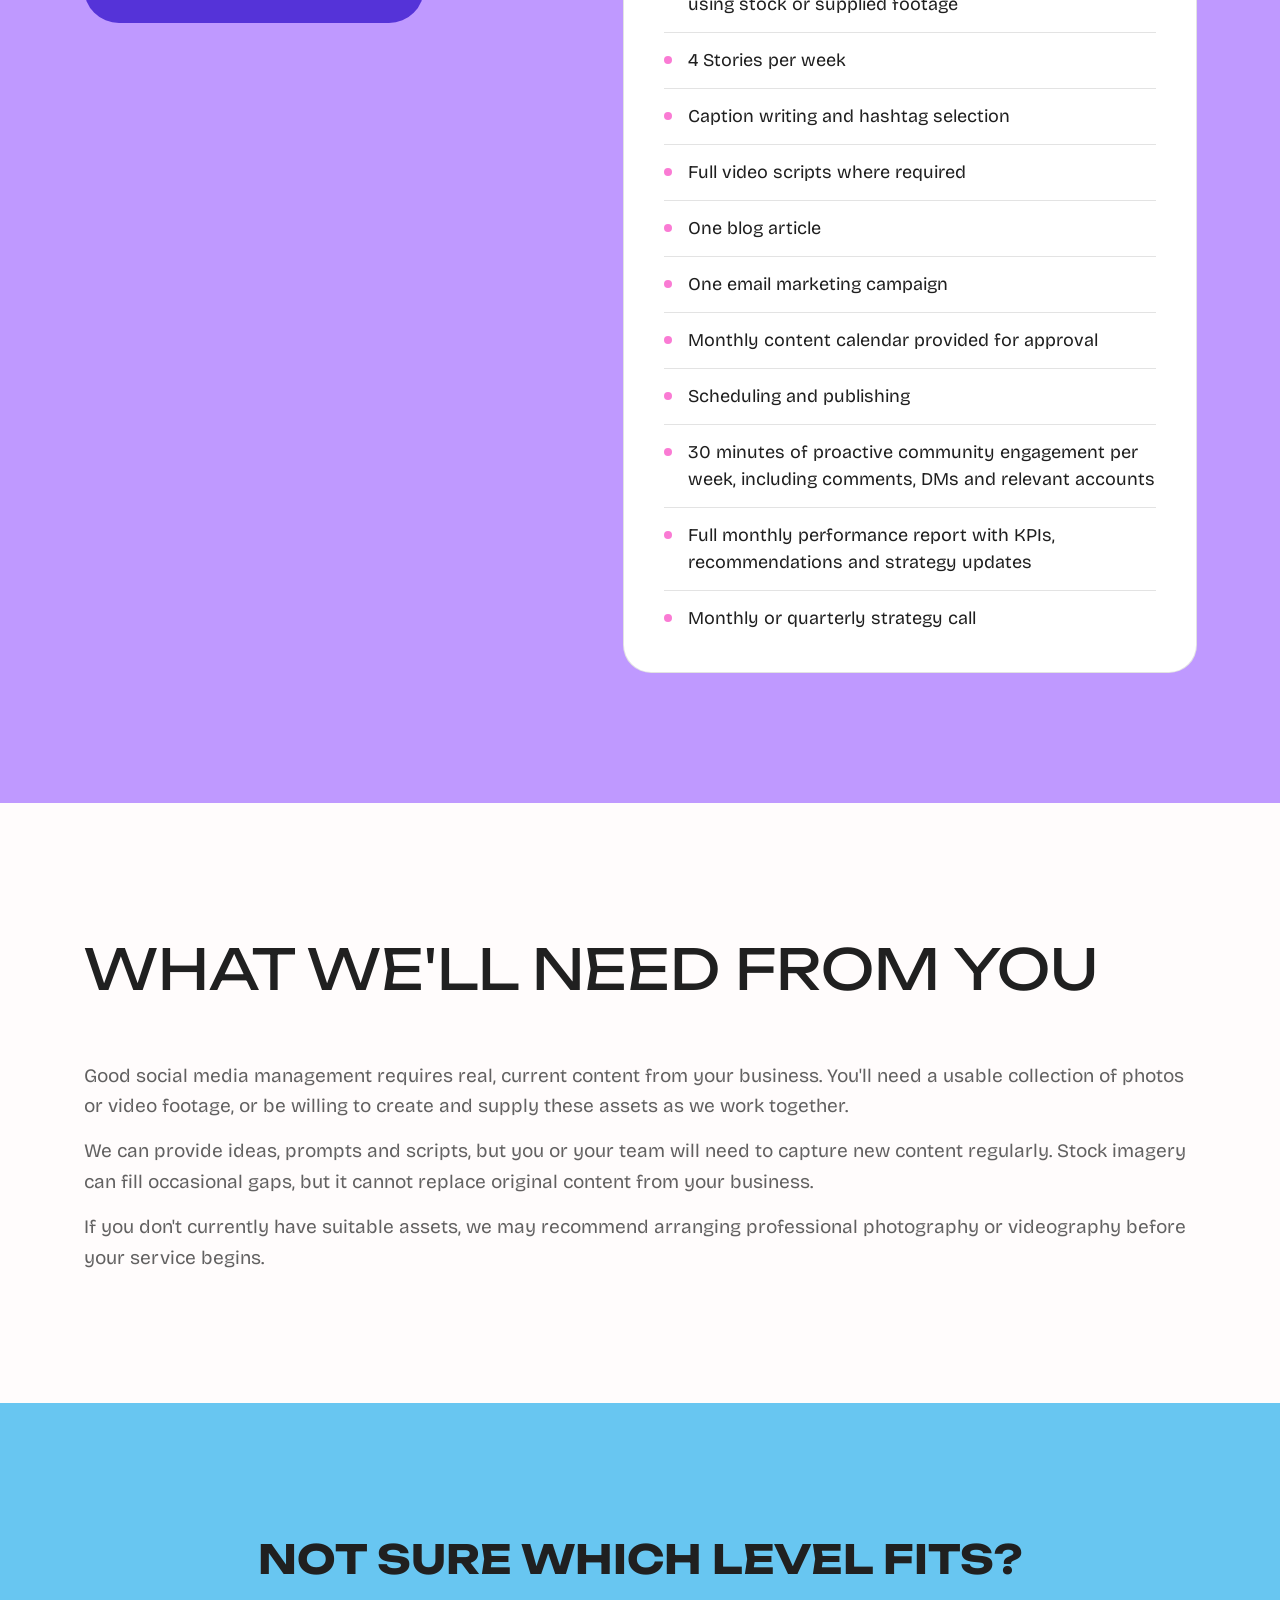
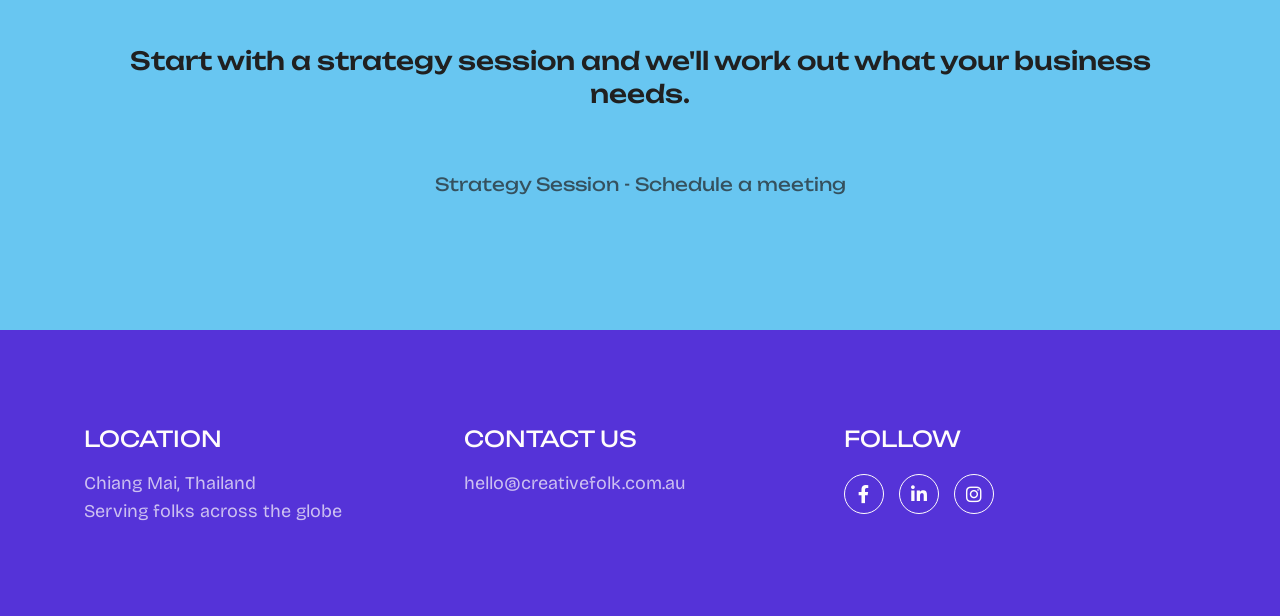
<file: monthly-services.html>
<!DOCTYPE html>
<html lang="en">

<head>
  <!-- Page information -->
  <meta charset="utf-8">
  <meta http-equiv="x-ua-compatible" content="ie=edge">
  <meta name="viewport" content="width=device-width, initial-scale=1">
  <meta name="author" content="Creative Folk">
  <meta name="description" content="Compare Creative Folk's Foundations, Growth and Full Service monthly content and social media packages.">

  <link rel="icon" href="assets/img/hero/BLACK_Logo_BG.svg">
  <title>Monthly Services | Creative Folk</title>

  <!-- Shared website styles -->
  <link rel="stylesheet" href="assets/css/bootstrap.min.css">
  <link rel="stylesheet" href="assets/css/fontawesome.min.css">
  <link rel="stylesheet" href="assets/css/style.css">

  <style>
    /* ============================================================
       HERO
    ============================================================= */
    .cf_monthly_hero {
      width: 100%;
      max-width: 1400px;
    }

    .cf_monthly_hero p {
      max-width: 780px;
      margin-bottom: 0;
    }

    .cf_monthly_label {
      display: inline-flex;
      align-items: center;
      min-height: 42px;
      padding: 8px 18px;
      margin-bottom: 24px !important;
      border: 2px solid #5533d8;
      border-radius: 50px;
      color: #5533d8;
      font-size: 16px;
      font-weight: 600;
      letter-spacing: 0.06em;
      line-height: 1;
      text-transform: uppercase;
    }

    .cf_monthly_title {
      margin: 0;
      color: #5533d8 !important;
      font-size: clamp(58px, 7vw, 104px);
      line-height: 0.95;
    }

    .cf_monthly_subheading {
      max-width: none !important;
      margin-top: 18px;
      color: #5533d8;
      font-size: clamp(28px, 3vw, 42px);
      font-weight: 500;
      line-height: 1.1;
      text-transform: uppercase;
    }

    .cf_monthly_intro {
      width: 100%;
      max-width: 1200px !important;
      margin-top: 44px;
      font-size: 19px !important;
    }

    .cf_package_nav {
      display: flex;
      flex-wrap: wrap;
      gap: 10px;
      margin-top: 36px;
    }

    .cf_package_nav .cs_btn {
      min-width: 190px;
      justify-content: center;
    }

    /* ============================================================
       MONTHLY PACKAGE SECTIONS
    ============================================================= */
    .cf_monthly_package {
      color: #1f1f1f;
      scroll-margin-top: 100px;
    }

    .cf_foundations {
      background: #fa7bd4;
    }

    .cf_growth {
      background: #68c6f1;
    }

    .cf_full_service {
      background: #bf99ff;
    }

    .cf_package_layout {
      display: grid;
      grid-template-columns: minmax(0, 0.9fr) minmax(0, 1.1fr);
      gap: 70px;
      align-items: start;
    }

    .cf_package_number {
      margin-bottom: 14px;
      color: rgba(31, 31, 31, 0.65);
      font-size: 17px;
      font-weight: 600;
      letter-spacing: 0.08em;
    }

    .cf_package_title {
      margin-bottom: 24px;
      max-width: 100%;
      font-size: clamp(42px, 3.4vw, 58px);
      line-height: 1;
      text-transform: uppercase;
    }

    .cf_package_price {
      display: inline-flex;
      align-items: center;
      justify-content: center;
      min-width: 210px;
      min-height: 72px;
      padding: 12px 28px;
      margin-bottom: 28px;
      border-radius: 50%;
      background: #ffffff;
      font-size: 28px;
      font-weight: 700;
    }

    .cf_package_intro {
      max-width: 520px;
      margin-bottom: 30px;
      font-size: 19px;
      line-height: 1.55;
    }

    .cf_package_details {
      padding: 40px;
      border: 1px solid rgba(31, 31, 31, 0.12);
      border-radius: 28px;
      background: #ffffff;
    }

    .cf_package_details h3 {
      margin: 0 0 20px;
      color: #5533d8;
      font-size: 22px;
      text-transform: none;
    }

    .cf_package_details ul {
      padding: 0;
      margin: 0;
      list-style: none;
    }

    .cf_package_details li {
      position: relative;
      padding: 14px 0 14px 24px;
      border-bottom: 1px solid rgba(31, 31, 31, 0.12);
      font-size: 18px;
      line-height: 1.5;
    }

    .cf_package_details li:first-child {
      padding-top: 0;
    }

    .cf_package_details li:last-child {
      padding-bottom: 0;
      border-bottom: 0;
    }

    .cf_package_details li::before {
      position: absolute;
      top: 23px;
      left: 0;
      width: 8px;
      height: 8px;
      border-radius: 50%;
      background: #fa7bd4;
      content: "";
    }

    .cf_package_details li:first-child::before {
      top: 9px;
    }

    .cf_package_action {
      margin-top: 30px;
    }

    .cf_package_action.cs_btn {
      width: 340px;
      max-width: 100%;
      height: 70px;
      min-height: 70px;
      padding: 0 24px;
      display: inline-flex;
      align-items: center;
      justify-content: center;
      box-sizing: border-box;
      font-size: 17px;
      line-height: 1.2;
      overflow: hidden;
      text-align: center;
      text-shadow: none;
      white-space: nowrap;
    }

    .cf_package_action.cs_btn span {
      position: relative;
      display: block;
      width: 100%;
      line-height: 1.2;
      text-align: center;
    }

    .cf_package_action.cs_btn span::after {
      position: absolute;
      top: 50px;
      left: 0;
      width: 100%;
      content: attr(data-text);
      text-align: center;
    }

    .cf_package_action.cs_btn:hover span {
      -webkit-transform: translateY(-50px);
      transform: translateY(-50px);
    }

    /* ============================================================
       CLIENT REQUIREMENTS
    ============================================================= */
    .cf_requirements {
      width: 100%;
      max-width: none;
      margin: 0;
      text-align: left;
    }

    .cf_requirements h2 {
      width: 100%;
      max-width: none;
    }

    .cf_requirements p {
      width: 100%;
      max-width: 1200px;
      margin-right: 0;
      margin-left: 0;
      font-size: 19px !important;
    }

    /* ============================================================
       FINAL CTA
    ============================================================= */
    .cf_monthly_cta {
      background: #68c6f1;
    }

    .zcal-inline-widget {
      width: 100%;
      max-width: 100%;
      overflow: hidden;
    }

    /* ============================================================
       RESPONSIVE LAYOUT
    ============================================================= */
    @media (max-width: 991px) {
      .cf_package_layout {
        grid-template-columns: 1fr;
        gap: 44px;
      }

      .cf_package_nav {
        flex-direction: column;
        align-items: center;
      }

      .cf_package_nav .cs_btn {
        width: 100%;
        max-width: 300px;
        text-align: center;
      }

      .cf_package_layout,
      .cf_package_layout > * {
        width: 100%;
        min-width: 0;
      }
    }

    @media (max-width: 767px) {
      .cs_site_branding img {
        width: 95px !important;
        max-width: 95px !important;
      }
    }

    @media (max-width: 575px) {
      .cf_monthly_label {
        min-height: 38px;
        margin-bottom: 20px !important;
        font-size: 14px;
      }

      .cf_monthly_title {
        font-size: 48px;
      }

      .cf_monthly_subheading {
        margin-top: 14px;
        font-size: 26px;
      }

      .cf_monthly_intro {
        margin-top: 34px;
      }

      .cf_package_title {
        max-width: 100%;
        font-size: clamp(32px, 9vw, 40px);
        overflow-wrap: anywhere;
      }

      .cf_package_details {
        width: 100%;
        max-width: 100%;
        padding: 26px;
        border-radius: 22px;
        box-sizing: border-box;
        overflow: hidden;
      }

      .cf_package_details h3,
      .cf_package_details li {
        max-width: 100%;
        overflow-wrap: anywhere;
      }

      .cf_package_price {
        display: flex;
        width: fit-content;
        min-width: 185px;
        min-height: 64px;
        margin-right: auto;
        margin-left: auto;
        font-size: 24px;
      }

      .cf_package_action.cs_btn {
        width: 100%;
        max-width: 100%;
        padding-right: 18px;
        padding-left: 18px;
        font-size: 15px;
      }
    }

    @media (prefers-reduced-motion: reduce) {
      html {
        scroll-behavior: auto !important;
      }
    }
  </style>
</head>

<body>
  <!-- Site header -->
  <header class="cs_site_header cs_style_1 cs_sticky_header">
    <div class="cs_main_header">
      <div class="container">
        <div class="cs_main_header_in">
          <div class="cs_main_header_left">
            <a class="cs_site_branding" href="index.html#hero" aria-label="Creative Folk home">
              <img src="assets/img/hero/BLACK_Logo_BG.svg" alt="Creative Folk">
            </a>
          </div>

          <div class="cs_main_header_center">
            <nav class="cs_nav" aria-label="Main navigation">
              <ul class="cs_nav_list">
                <li><a href="index.html#hero">Home</a></li>
                <li class="menu-item-has-children active">
                  <a href="services.html">Services</a>
                  <ul>
                    <li><a href="business-support.html">Business Support</a></li>
                    <li><a href="social-media-services.html">Social Media</a></li>
                  </ul>
                </li>
                <li><a href="strategy-session.html">Strategy Session</a></li>
                <li><a href="about-us.html">About the Folks</a></li>
              </ul>
            </nav>
          </div>

          <div class="cs_main_header_right">
            <a class="cs_btn cs_style_1 cs_border_btn" href="contact.html">
              <span>Work with us</span>
            </a>
          </div>
        </div>
      </div>
    </div>
  </header>

  <main>
    <!-- Hero -->
    <section class="cs_hero cs_style_5 position-relative">
      <div class="cs_height_170 cs_height_lg_150"></div>

      <div class="container">
        <div class="cf_monthly_hero">
          <p class="cf_monthly_label">Monthly Services</p>

          <h1 class="cf_monthly_title text-uppercase cs_focus_color_2 cs_medium">
            Ongoing Support
          </h1>

          <p class="cf_monthly_subheading">At the Level You Need</p>

          <p class="cf_monthly_intro cs_font_18 cs_primary_color cs_opacity_07">
            Content and social media handled every month, without it taking over your week. Choose the package that matches how much content, community support and strategic oversight your business needs.
          </p>

          <div class="cf_package_nav">
            <a class="cs_btn cs_style_1 cs_border_btn" href="#foundations">
              <span>Foundations</span>
            </a>
            <a class="cs_btn cs_style_1 cs_border_btn" href="#growth">
              <span>Growth</span>
            </a>
            <a class="cs_btn cs_style_1 cs_border_btn" href="#full-service">
              <span>Full Service</span>
            </a>
          </div>
        </div>
      </div>

      <div class="cs_height_130 cs_height_lg_80"></div>
    </section>

    <!-- Foundations -->
    <section id="foundations" class="cf_monthly_package cf_foundations">
      <div class="cs_height_130 cs_height_lg_70"></div>

      <div class="container">
        <div class="cf_package_layout">
          <div>
            <p class="cf_package_number">01</p>
            <h2 class="cf_package_title">Foundations</h2>
            <div class="cf_package_price">$750</div>

            <p class="cf_package_intro">
              For businesses that need to be social media-ready and post consistently.
            </p>

            <a class="cs_btn cs_style_1 cs_focus_1 cf_package_action" href="mailto:hello@creativefolk.com.au?subject=Foundations%20Enquiry">
              <span data-text="Enquire about Foundations">Enquire about Foundations</span>
            </a>
          </div>

          <div class="cf_package_details">
            <h3>What's included each month</h3>
            <ul>
              <li>Top-line content strategy aligned with your primary social media goal</li>
              <li>8 posts across Facebook and Instagram</li>
              <li>A mix of static posts, carousels and up to 2 Reels using stock or supplied footage</li>
              <li>Caption writing and hashtag selection</li>
              <li>Monthly content calendar provided for approval</li>
              <li>Scheduling and publishing</li>
              <li>Basic comment and DM monitoring</li>
              <li>Monthly performance snapshot covering key results</li>
            </ul>
          </div>
        </div>
      </div>

      <div class="cs_height_130 cs_height_lg_70"></div>
    </section>

    <!-- Growth -->
    <section id="growth" class="cf_monthly_package cf_growth">
      <div class="cs_height_130 cs_height_lg_70"></div>

      <div class="container">
        <div class="cf_package_layout">
          <div>
            <p class="cf_package_number">02</p>
            <h2 class="cf_package_title">Growth</h2>
            <div class="cf_package_price">$1,250</div>

            <p class="cf_package_intro">
              For businesses ready for a more complete, hands-off approach across more than one platform.
            </p>

            <a class="cs_btn cs_style_1 cs_focus_1 cf_package_action" href="mailto:hello@creativefolk.com.au?subject=Growth%20Enquiry">
              <span data-text="Enquire about Growth">Enquire about Growth</span>
            </a>
          </div>

          <div class="cf_package_details">
            <h3>What's included each month</h3>
            <ul>
              <li>Detailed social media strategy with defined content pillars</li>
              <li>12 posts across Facebook and Instagram</li>
              <li>A mix of static posts, carousels and up to 4 Reels using stock or supplied footage</li>
              <li>3 Stories per week</li>
              <li>Caption writing and hashtag selection</li>
              <li>Short video scripts or talking points where required</li>
              <li>Monthly content calendar provided for approval</li>
              <li>Scheduling and publishing</li>
              <li>15 minutes of proactive community engagement per week, including comments, DMs and relevant accounts</li>
              <li>Monthly performance report with KPIs and recommendations</li>
              <li>Quarterly strategy call</li>
            </ul>
          </div>
        </div>
      </div>

      <div class="cs_height_130 cs_height_lg_70"></div>
    </section>

    <!-- Full Service -->
    <section id="full-service" class="cf_monthly_package cf_full_service">
      <div class="cs_height_130 cs_height_lg_70"></div>

      <div class="container">
        <div class="cf_package_layout">
          <div>
            <p class="cf_package_number">03</p>
            <h2 class="cf_package_title">Full Service</h2>
            <div class="cf_package_price">$2,150</div>

            <p class="cf_package_intro">
              For businesses that want the whole thing handled with strategic oversight built in.
            </p>

            <a class="cs_btn cs_style_1 cs_focus_1 cf_package_action" href="mailto:hello@creativefolk.com.au?subject=Full%20Service%20Enquiry">
              <span data-text="Enquire about Full Service">Enquire about Full Service</span>
            </a>
          </div>

          <div class="cf_package_details">
            <h3>What's included each month</h3>
            <ul>
              <li>Detailed social media strategy with defined content pillars and ongoing updates</li>
              <li>16 posts across Facebook and Instagram</li>
              <li>Content adapted for up to 2 additional platforms, including LinkedIn, Google Business Profile, Threads or TikTok</li>
              <li>A mix of static posts, carousels and up to 6 Reels using stock or supplied footage</li>
              <li>4 Stories per week</li>
              <li>Caption writing and hashtag selection</li>
              <li>Full video scripts where required</li>
              <li>One blog article</li>
              <li>One email marketing campaign</li>
              <li>Monthly content calendar provided for approval</li>
              <li>Scheduling and publishing</li>
              <li>30 minutes of proactive community engagement per week, including comments, DMs and relevant accounts</li>
              <li>Full monthly performance report with KPIs, recommendations and strategy updates</li>
              <li>Monthly or quarterly strategy call</li>
            </ul>
          </div>
        </div>
      </div>

      <div class="cs_height_130 cs_height_lg_70"></div>
    </section>

    <!-- Client requirements -->
    <section>
      <div class="cs_height_130 cs_height_lg_70"></div>

      <div class="container">
        <div class="cf_requirements">
          <h2 class="cs_font_70 cs_normal cs_primary_color text-uppercase">
            WHAT WE'LL NEED FROM YOU
          </h2>

          <div class="cs_height_35 cs_height_lg_25"></div>

          <p class="cs_font_18 cs_primary_color cs_opacity_07">
            Good social media management requires real, current content from your business. You'll need a usable collection of photos or video footage, or be willing to create and supply these assets as we work together.
          </p>

          <p class="cs_font_18 cs_primary_color cs_opacity_07">
            We can provide ideas, prompts and scripts, but you or your team will need to capture new content regularly. Stock imagery can fill occasional gaps, but it cannot replace original content from your business.
          </p>

          <p class="cs_font_18 cs_primary_color cs_opacity_07 mb-0">
            If you don't currently have suitable assets, we may recommend arranging professional photography or videography before your service begins.
          </p>
        </div>
      </div>

      <div class="cs_height_130 cs_height_lg_70"></div>
    </section>

    <!-- Final booking call to action -->
    <section class="cf_monthly_cta">
      <div class="container">
        <div class="cs_cta cs_style_1 text-center cf_booking_cta">
          <div class="cs_height_130 cs_height_lg_70"></div>

          <h2 class="cs_cta_title cs_normal text-uppercase cs_primary_color cs_font_70">
            NOT SURE WHICH LEVEL FITS?
          </h2>

          <div class="cs_height_30 cs_height_lg_20"></div>

          <p class="cs_cta_subtitle cs_medium cs_primary_color cs_font_25">
            Start with a strategy session and we'll work out what your business needs.
          </p>

          <div class="cs_height_30 cs_height_lg_20"></div>

          <script type="text/javascript" async src="https://static.zcal.co/embed/v1/embed.js"></script>
          <div class="zcal-inline-widget">
            <a href="https://zcal.co/i/ZJHwr_RS">Strategy Session - Schedule a meeting</a>
          </div>

          <div class="cs_height_130 cs_height_lg_70"></div>
        </div>
      </div>
    </section>
  </main>

  <!-- Footer -->
  <footer id="contact" class="cs_footer cs_style_1 cs_focus_bg cs_white_color">
    <div class="cs_height_85 cs_height_lg_65"></div>

    <div class="container">
      <div class="row">
        <div class="col-xl-4 col-md-4">
          <div class="cs_widget_wrap">
            <h2 class="cs_widget_title cs_white_color cs_font_25 text-uppercase cs_normal">Location</h2>
            <p class="cs_fooer_text cs_font_18 cs_opacity_07 mb-0">
              Chiang Mai, Thailand<br>
              Serving folks across the globe
            </p>
          </div>
        </div>

        <div class="col-xl-4 col-md-4">
          <div class="cs_widget_wrap">
            <h2 class="cs_widget_title cs_white_color cs_font_25 text-uppercase cs_normal">Contact us</h2>
            <ul class="cs_text_list cs_mp_0 cs_opacity_07 mb-0">
              <li class="cs_font_18">
                <a href="mailto:hello@creativefolk.com.au?subject=Website%20enquiry">hello@creativefolk.com.au</a>
              </li>
            </ul>
          </div>
        </div>

        <div class="col-xl-4 col-md-4">
          <div class="cs_widget_wrap">
            <h2 class="cs_widget_title cs_white_color cs_font_25 text-uppercase cs_normal">Follow</h2>
            <div class="cs_social cs_style_1">
              <a class="cs_center cs_font_18" href="https://www.facebook.com/creativefolkau" target="_blank" rel="noopener noreferrer" aria-label="Creative Folk on Facebook">
                <i class="fa-brands fa-facebook-f" aria-hidden="true"></i>
              </a>
              <a class="cs_center cs_font_18" href="https://www.linkedin.com/company/creativefolkau" target="_blank" rel="noopener noreferrer" aria-label="Creative Folk on LinkedIn">
                <i class="fa-brands fa-linkedin-in" aria-hidden="true"></i>
              </a>
              <a class="cs_center cs_font_18" href="https://www.instagram.com/creativefolkau" target="_blank" rel="noopener noreferrer" aria-label="Creative Folk on Instagram">
                <i class="fa-brands fa-instagram" aria-hidden="true"></i>
              </a>
            </div>
          </div>
        </div>
      </div>
    </div>

    <div class="cs_height_60 cs_height_lg_50"></div>
  </footer>

  <!-- Shared website scripts -->
  <script src="assets/js/plugins/jquery-3.6.0.min.js"></script>
  <script src="assets/js/main.js"></script>
</body>

</html>
</file>
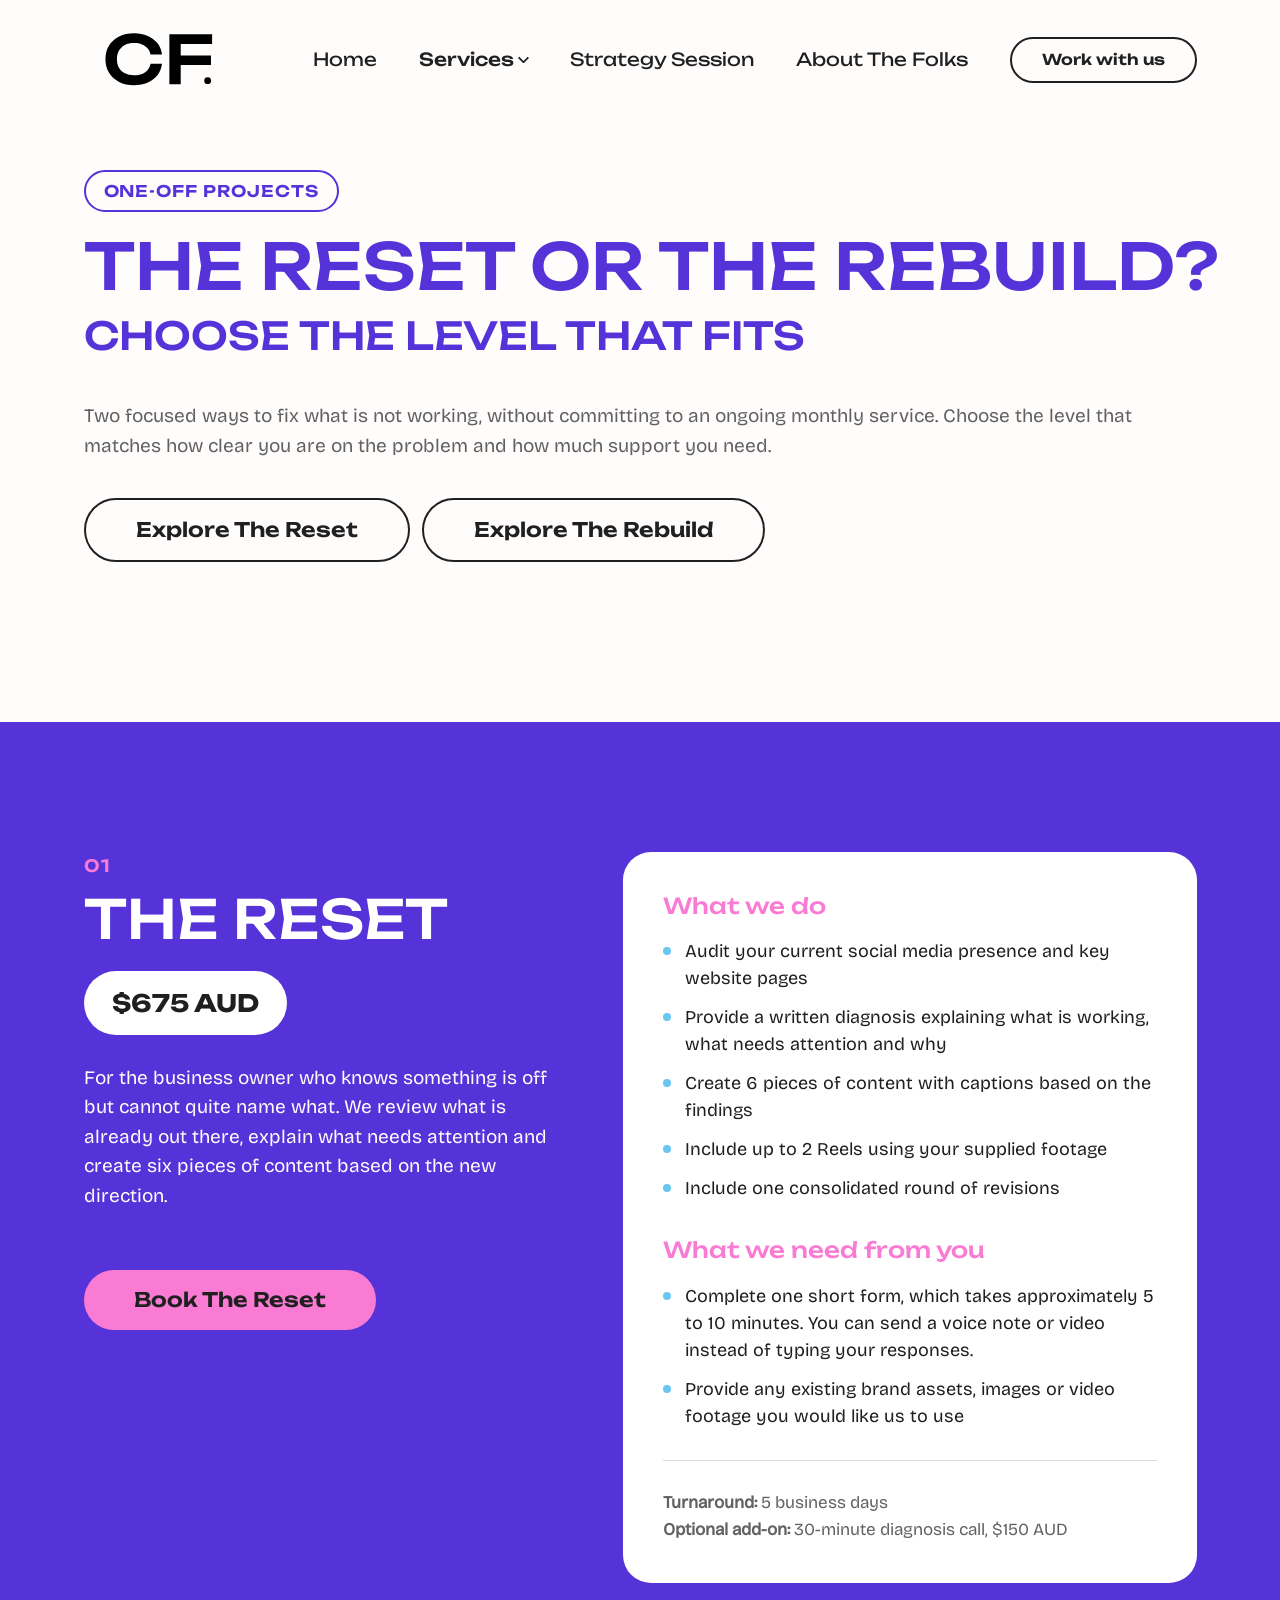
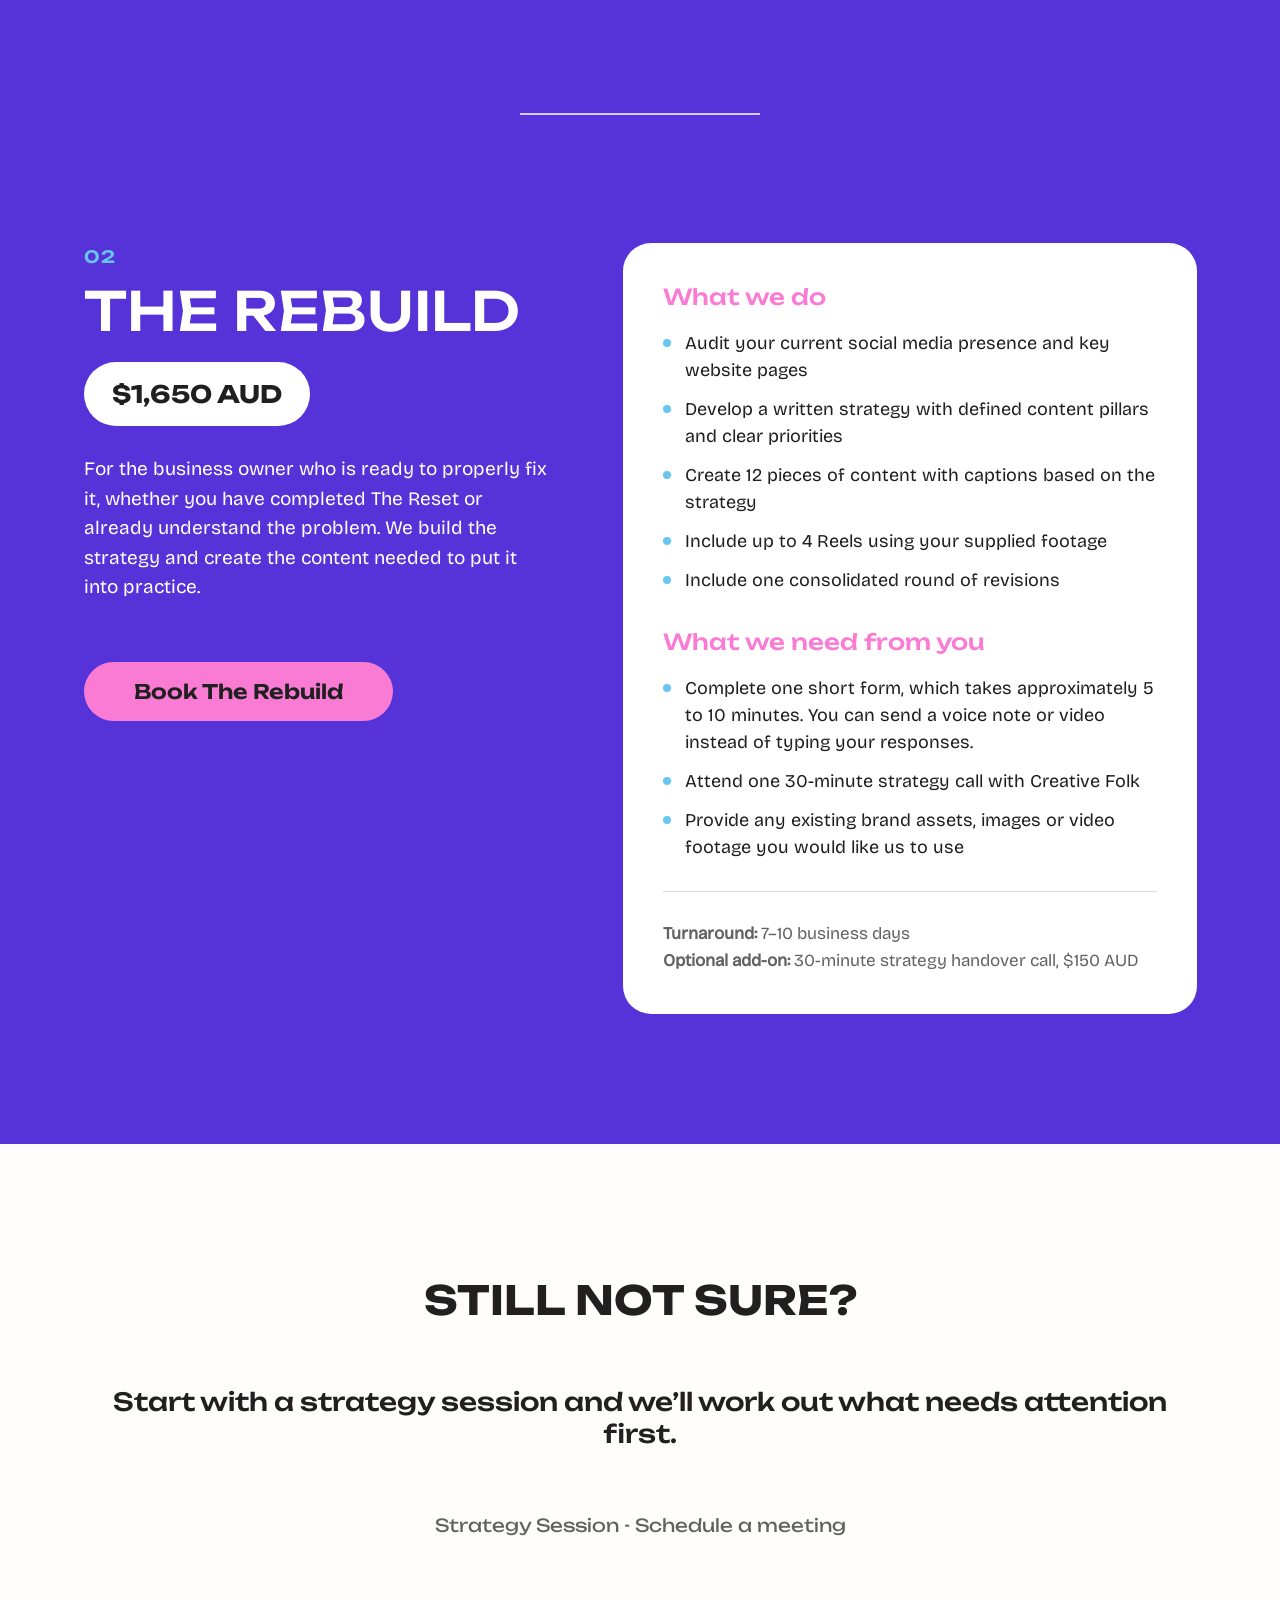
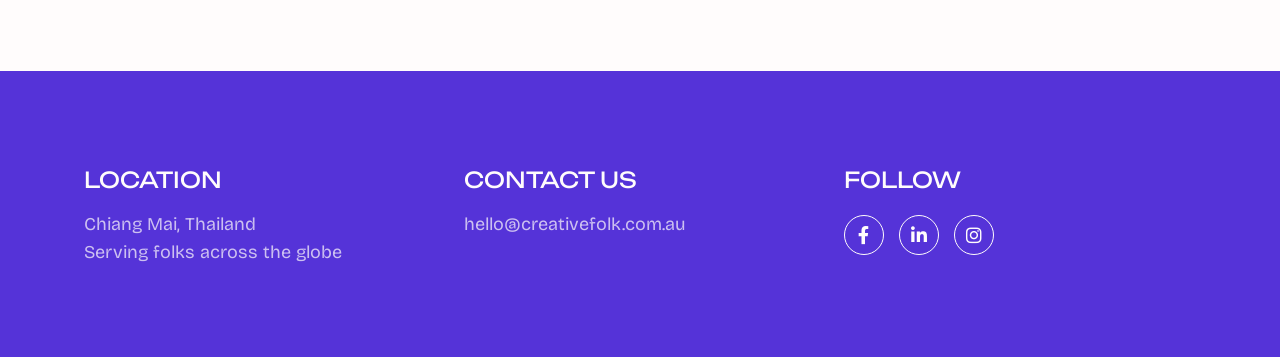
<file: one-off-projects.html>
<!DOCTYPE html>
<html lang="en">

<head>
  <!-- Page information -->
  <meta charset="utf-8">
  <meta http-equiv="x-ua-compatible" content="ie=edge">
  <meta name="viewport" content="width=device-width, initial-scale=1">
  <meta name="author" content="Creative Folk">
  <meta name="description" content="Choose between The Reset and The Rebuild, two focused one-off content projects from Creative Folk.">

  <link rel="icon" href="assets/img/hero/BLACK_Logo_BG.svg">
  <title>One-off Projects | Creative Folk</title>

  <!-- Shared website styles -->
  <link rel="stylesheet" href="assets/css/bootstrap.min.css">
  <link rel="stylesheet" href="assets/css/fontawesome.min.css">
  <link rel="stylesheet" href="assets/css/style.css">

  <style>
    /* ============================================================
       HERO
    ============================================================= */
    .cf_project_hero {
      width: 100%;
      max-width: 1400px;
    }

    .cf_project_hero p {
      margin-bottom: 0;
    }

    .cf_project_hero > p.cs_font_18 {
      width: 100%;
      max-width: 1200px;
      font-size: 19px !important;
    }

    .cf_project_label {
      display: inline-flex;
      align-items: center;
      min-height: 42px;
      padding: 8px 18px;
      margin-bottom: 24px !important;
      border: 2px solid #5533d8;
      border-radius: 50px;
      color: #5533d8;
      font-size: 16px;
      font-weight: 600;
      letter-spacing: 0.06em;
      line-height: 1;
      text-transform: uppercase;
    }

    .cf_project_hero_title {
      margin: 0;
      color: #5533d8;
      font-size: clamp(52px, 5vw, 78px);
      line-height: 0.95;
      text-transform: uppercase;
      white-space: nowrap;
    }

    .cf_project_hero_subheading {
      max-width: none !important;
      margin-top: 18px;
      color: #5533d8;
      font-size: clamp(28px, 3vw, 42px);
      font-weight: 500;
      line-height: 1.1;
      text-transform: uppercase;
    }

    .cf_project_hero_intro {
      margin-top: 44px;
    }

    .cf_project_nav {
      display: flex;
      flex-wrap: wrap;
      gap: 12px;
      margin-top: 36px;
    }

    /* ============================================================
       PROJECT SECTIONS
    ============================================================= */
    .cf_project_section {
      scroll-margin-top: 100px;
    }

    .cf_project_layout {
      display: grid;
      grid-template-columns: minmax(0, 0.9fr) minmax(0, 1.1fr);
      gap: 70px;
      align-items: start;
    }

    .cf_project_number {
      color: #fa7bd4;
      font-size: 17px;
      font-weight: 600;
      letter-spacing: 0.08em;
      margin-bottom: 14px;
    }

    .cf_project_title {
      max-width: 100%;
      color: #ffffff;
      font-size: clamp(42px, 4.2vw, 64px);
      line-height: 1;
      margin-bottom: 24px;
      text-transform: uppercase;
    }

    .cf_project_price {
      display: inline-flex;
      align-items: center;
      justify-content: center;
      min-width: 190px;
      min-height: 64px;
      padding: 12px 28px;
      margin-bottom: 28px;
      border-radius: 50px;
      background: #ffffff;
      color: #1f1f1f;
      font-size: 24px;
      font-weight: 700;
    }

    .cf_project_intro {
      width: 100%;
      max-width: 680px;
      font-size: 19px;
      line-height: 1.55;
      margin-bottom: 30px;
    }

    .cf_project_details {
      padding: 40px;
      border-radius: 28px;
      background: #ffffff;
      color: #1f1f1f;
    }

    .cf_project_details h3 {
      margin: 0 0 18px;
      color: #fa7bd4;
      font-size: 22px;
      text-transform: none;
    }

    .cf_project_details h3:not(:first-child) {
      margin-top: 34px;
    }

    .cf_project_details ul {
      padding: 0;
      margin: 0;
      list-style: none;
    }

    .cf_project_details li {
      position: relative;
      padding-left: 22px;
      margin-bottom: 12px;
      font-size: 18px;
      line-height: 1.5;
    }

    .cf_project_details li::before {
      position: absolute;
      top: 9px;
      left: 0;
      width: 8px;
      height: 8px;
      border-radius: 50%;
      background: #68c6f1;
      content: "";
    }

    .cf_project_meta {
      padding-top: 28px;
      margin-top: 30px;
      border-top: 1px solid rgba(31, 31, 31, 0.16);
      color: rgba(31, 31, 31, 0.7);
      font-size: 17px;
      line-height: 1.6;
    }

    .cf_project_action {
      margin-top: 30px;
    }

    .cf_rebuild_section {
      position: relative;
      background: #5533d8;
      color: #ffffff;
    }

    .cf_rebuild_section::before {
      position: absolute;
      top: 0;
      left: 50%;
      width: min(240px, 40vw);
      height: 2px;
      background: rgba(255, 255, 255, 0.75);
      content: "";
      transform: translateX(-50%);
    }

    .cf_rebuild_section .cf_project_number {
      color: #68c6f1;
    }

    /* ============================================================
       FINAL BOOKING CTA
    ============================================================= */
    .zcal-inline-widget {
      width: 100%;
      max-width: 100%;
      overflow: hidden;
    }

    /* ============================================================
       RESPONSIVE LAYOUT
    ============================================================= */
    @media (max-width: 991px) {
      .cf_project_hero_title {
        white-space: normal;
      }

      .cf_project_layout {
        grid-template-columns: 1fr;
        gap: 44px;
      }

      .cf_project_nav {
        flex-direction: column;
        align-items: flex-start;
      }

      .cf_project_nav .cs_btn {
        width: 100%;
        max-width: 300px;
        justify-content: center;
      }
    }

    @media (max-width: 767px) {
      .cs_site_branding img {
        width: 95px !important;
        max-width: 95px !important;
      }
    }

    @media (max-width: 575px) {
      .cf_project_label {
        min-height: 38px;
        margin-bottom: 20px !important;
        font-size: 14px;
      }

      .cf_project_hero_title {
        font-size: 44px;
      }

      .cf_project_hero_subheading {
        margin-top: 14px;
        font-size: 26px;
      }

      .cf_project_hero_intro {
        margin-top: 34px;
      }

      .cf_project_title {
        font-size: 42px;
      }

      .cf_project_details {
        padding: 26px;
        border-radius: 22px;
      }

      .cf_project_price {
        min-height: 56px;
        font-size: 21px;
      }
    }

    @media (prefers-reduced-motion: reduce) {
      html {
        scroll-behavior: auto !important;
      }
    }
  </style>
</head>

<body>
  <!-- Site header -->
  <header class="cs_site_header cs_style_1 cs_sticky_header">
    <div class="cs_main_header">
      <div class="container">
        <div class="cs_main_header_in">
          <div class="cs_main_header_left">
            <a class="cs_site_branding" href="index.html#hero" aria-label="Creative Folk home">
              <img src="assets/img/hero/BLACK_Logo_BG.svg" alt="Creative Folk">
            </a>
          </div>

          <div class="cs_main_header_center">
            <nav class="cs_nav" aria-label="Main navigation">
              <ul class="cs_nav_list">
                <li><a href="index.html#hero">Home</a></li>
                <li class="menu-item-has-children active">
                  <a href="services.html">Services</a>
                  <ul>
                    <li><a href="business-support.html">Business Support</a></li>
                    <li><a href="social-media-services.html">Social Media</a></li>
                  </ul>
                </li>
                <li><a href="strategy-session.html">Strategy Session</a></li>
                <li><a href="about-us.html">About the Folks</a></li>
              </ul>
            </nav>
          </div>

          <div class="cs_main_header_right">
            <a class="cs_btn cs_style_1 cs_border_btn" href="contact.html">
              <span>Work with us</span>
            </a>
          </div>
        </div>
      </div>
    </div>
  </header>

  <main>
    <!-- Hero -->
    <section class="cs_hero cs_style_5 position-relative">
      <div class="cs_height_170 cs_height_lg_150"></div>

      <div class="container">
        <div class="cf_project_hero">
          <p class="cf_project_label">One-off Projects</p>

          <h1 class="cf_project_hero_title cs_medium">
            The Reset or the Rebuild?
          </h1>

          <p class="cf_project_hero_subheading">Choose the Level That Fits</p>

          <p class="cf_project_hero_intro cs_font_18 cs_primary_color cs_opacity_07">
            Two focused ways to fix what is not working, without committing to an ongoing monthly service. Choose the level that matches how clear you are on the problem and how much support you need.
          </p>

          <div class="cf_project_nav">
            <a class="cs_btn cs_style_1 cs_border_btn" href="#the-reset">
              <span>Explore The Reset</span>
            </a>
            <a class="cs_btn cs_style_1 cs_border_btn" href="#the-rebuild">
              <span>Explore The Rebuild</span>
            </a>
          </div>
        </div>
      </div>

      <div class="cs_height_130 cs_height_lg_80"></div>
    </section>

    <!-- The Reset -->
    <section id="the-reset" class="cf_project_section cs_focus_bg cs_white_color">
      <div class="cs_height_130 cs_height_lg_70"></div>

      <div class="container">
        <div class="cf_project_layout">
          <div>
            <p class="cf_project_number">01</p>
            <h2 class="cf_project_title">The Reset</h2>
            <div class="cf_project_price">$675 AUD</div>

            <p class="cf_project_intro">
              For the business owner who knows something is off but cannot quite name what. We review what is already out there, explain what needs attention and create six pieces of content based on the new direction.
            </p>

            <a class="cs_btn cs_style_1 cs_focus_2 cf_project_action" href="mailto:hello@creativefolk.com.au?subject=The%20Reset%20Enquiry">
              <span>Book The Reset</span>
            </a>
          </div>

          <div class="cf_project_details">
            <h3>What we do</h3>
            <ul>
              <li>Audit your current social media presence and key website pages</li>
              <li>Provide a written diagnosis explaining what is working, what needs attention and why</li>
              <li>Create 6 pieces of content with captions based on the findings</li>
              <li>Include up to 2 Reels using your supplied footage</li>
              <li>Include one consolidated round of revisions</li>
            </ul>

            <h3>What we need from you</h3>
            <ul>
              <li>Complete one short form, which takes approximately 5 to 10 minutes. You can send a voice note or video instead of typing your responses.</li>
              <li>Provide any existing brand assets, images or video footage you would like us to use</li>
            </ul>

            <div class="cf_project_meta">
              <strong>Turnaround:</strong> 5 business days<br>
              <strong>Optional add-on:</strong> 30-minute diagnosis call, $150 AUD
            </div>
          </div>
        </div>
      </div>

      <div class="cs_height_130 cs_height_lg_70"></div>
    </section>

    <!-- The Rebuild -->
    <section id="the-rebuild" class="cf_project_section cf_rebuild_section">
      <div class="cs_height_130 cs_height_lg_70"></div>

      <div class="container">
        <div class="cf_project_layout">
          <div>
            <p class="cf_project_number">02</p>
            <h2 class="cf_project_title">The Rebuild</h2>
            <div class="cf_project_price">$1,650 AUD</div>

            <p class="cf_project_intro">
              For the business owner who is ready to properly fix it, whether you have completed The Reset or already understand the problem. We build the strategy and create the content needed to put it into practice.
            </p>

            <a class="cs_btn cs_style_1 cs_focus_2 cf_project_action" href="mailto:hello@creativefolk.com.au?subject=The%20Rebuild%20Enquiry">
              <span>Book The Rebuild</span>
            </a>
          </div>

          <div class="cf_project_details">
            <h3>What we do</h3>
            <ul>
              <li>Audit your current social media presence and key website pages</li>
              <li>Develop a written strategy with defined content pillars and clear priorities</li>
              <li>Create 12 pieces of content with captions based on the strategy</li>
              <li>Include up to 4 Reels using your supplied footage</li>
              <li>Include one consolidated round of revisions</li>
            </ul>

            <h3>What we need from you</h3>
            <ul>
              <li>Complete one short form, which takes approximately 5 to 10 minutes. You can send a voice note or video instead of typing your responses.</li>
              <li>Attend one 30-minute strategy call with Creative Folk</li>
              <li>Provide any existing brand assets, images or video footage you would like us to use</li>
            </ul>

            <div class="cf_project_meta">
              <strong>Turnaround:</strong> 7–10 business days<br>
              <strong>Optional add-on:</strong> 30-minute strategy handover call, $150 AUD
            </div>
          </div>
        </div>
      </div>

      <div class="cs_height_130 cs_height_lg_70"></div>
    </section>

    <!-- Final booking call to action -->
    <section>
      <div class="container">
        <div class="cs_cta cs_style_1 text-center cf_booking_cta">
          <div class="cs_height_130 cs_height_lg_70"></div>

          <h2 class="cs_cta_title cs_normal text-uppercase cs_primary_color cs_font_70">
            STILL NOT SURE?
          </h2>

          <div class="cs_height_30 cs_height_lg_20"></div>

          <p class="cs_cta_subtitle cs_medium cs_primary_color cs_font_25">
            Start with a strategy session and we’ll work out what needs attention first.
          </p>

          <div class="cs_height_30 cs_height_lg_20"></div>

          <script type="text/javascript" async src="https://static.zcal.co/embed/v1/embed.js"></script>
          <div class="zcal-inline-widget">
            <a href="https://zcal.co/i/ZJHwr_RS">Strategy Session - Schedule a meeting</a>
          </div>

          <div class="cs_height_130 cs_height_lg_70"></div>
        </div>
      </div>
    </section>
  </main>

  <!-- Footer -->
  <footer id="contact" class="cs_footer cs_style_1 cs_focus_bg cs_white_color">
    <div class="cs_height_85 cs_height_lg_65"></div>

    <div class="container">
      <div class="row">
        <div class="col-xl-4 col-md-4">
          <div class="cs_widget_wrap">
            <h2 class="cs_widget_title cs_white_color cs_font_25 text-uppercase cs_normal">Location</h2>
            <p class="cs_fooer_text cs_font_18 cs_opacity_07 mb-0">
              Chiang Mai, Thailand<br>
              Serving folks across the globe
            </p>
          </div>
        </div>

        <div class="col-xl-4 col-md-4">
          <div class="cs_widget_wrap">
            <h2 class="cs_widget_title cs_white_color cs_font_25 text-uppercase cs_normal">Contact us</h2>
            <ul class="cs_text_list cs_mp_0 cs_opacity_07 mb-0">
              <li class="cs_font_18">
                <a href="mailto:hello@creativefolk.com.au?subject=Website%20enquiry">hello@creativefolk.com.au</a>
              </li>
            </ul>
          </div>
        </div>

        <div class="col-xl-4 col-md-4">
          <div class="cs_widget_wrap">
            <h2 class="cs_widget_title cs_white_color cs_font_25 text-uppercase cs_normal">Follow</h2>
            <div class="cs_social cs_style_1">
              <a class="cs_center cs_font_18" href="https://www.facebook.com/creativefolkau" target="_blank" rel="noopener noreferrer" aria-label="Creative Folk on Facebook">
                <i class="fa-brands fa-facebook-f" aria-hidden="true"></i>
              </a>
              <a class="cs_center cs_font_18" href="https://www.linkedin.com/company/creativefolkau" target="_blank" rel="noopener noreferrer" aria-label="Creative Folk on LinkedIn">
                <i class="fa-brands fa-linkedin-in" aria-hidden="true"></i>
              </a>
              <a class="cs_center cs_font_18" href="https://www.instagram.com/creativefolkau" target="_blank" rel="noopener noreferrer" aria-label="Creative Folk on Instagram">
                <i class="fa-brands fa-instagram" aria-hidden="true"></i>
              </a>
            </div>
          </div>
        </div>
      </div>
    </div>

    <div class="cs_height_60 cs_height_lg_50"></div>
  </footer>

  <!-- Shared website scripts -->
  <script src="assets/js/plugins/jquery-3.6.0.min.js"></script>
  <script src="assets/js/main.js"></script>
</body>

</html>
</file>
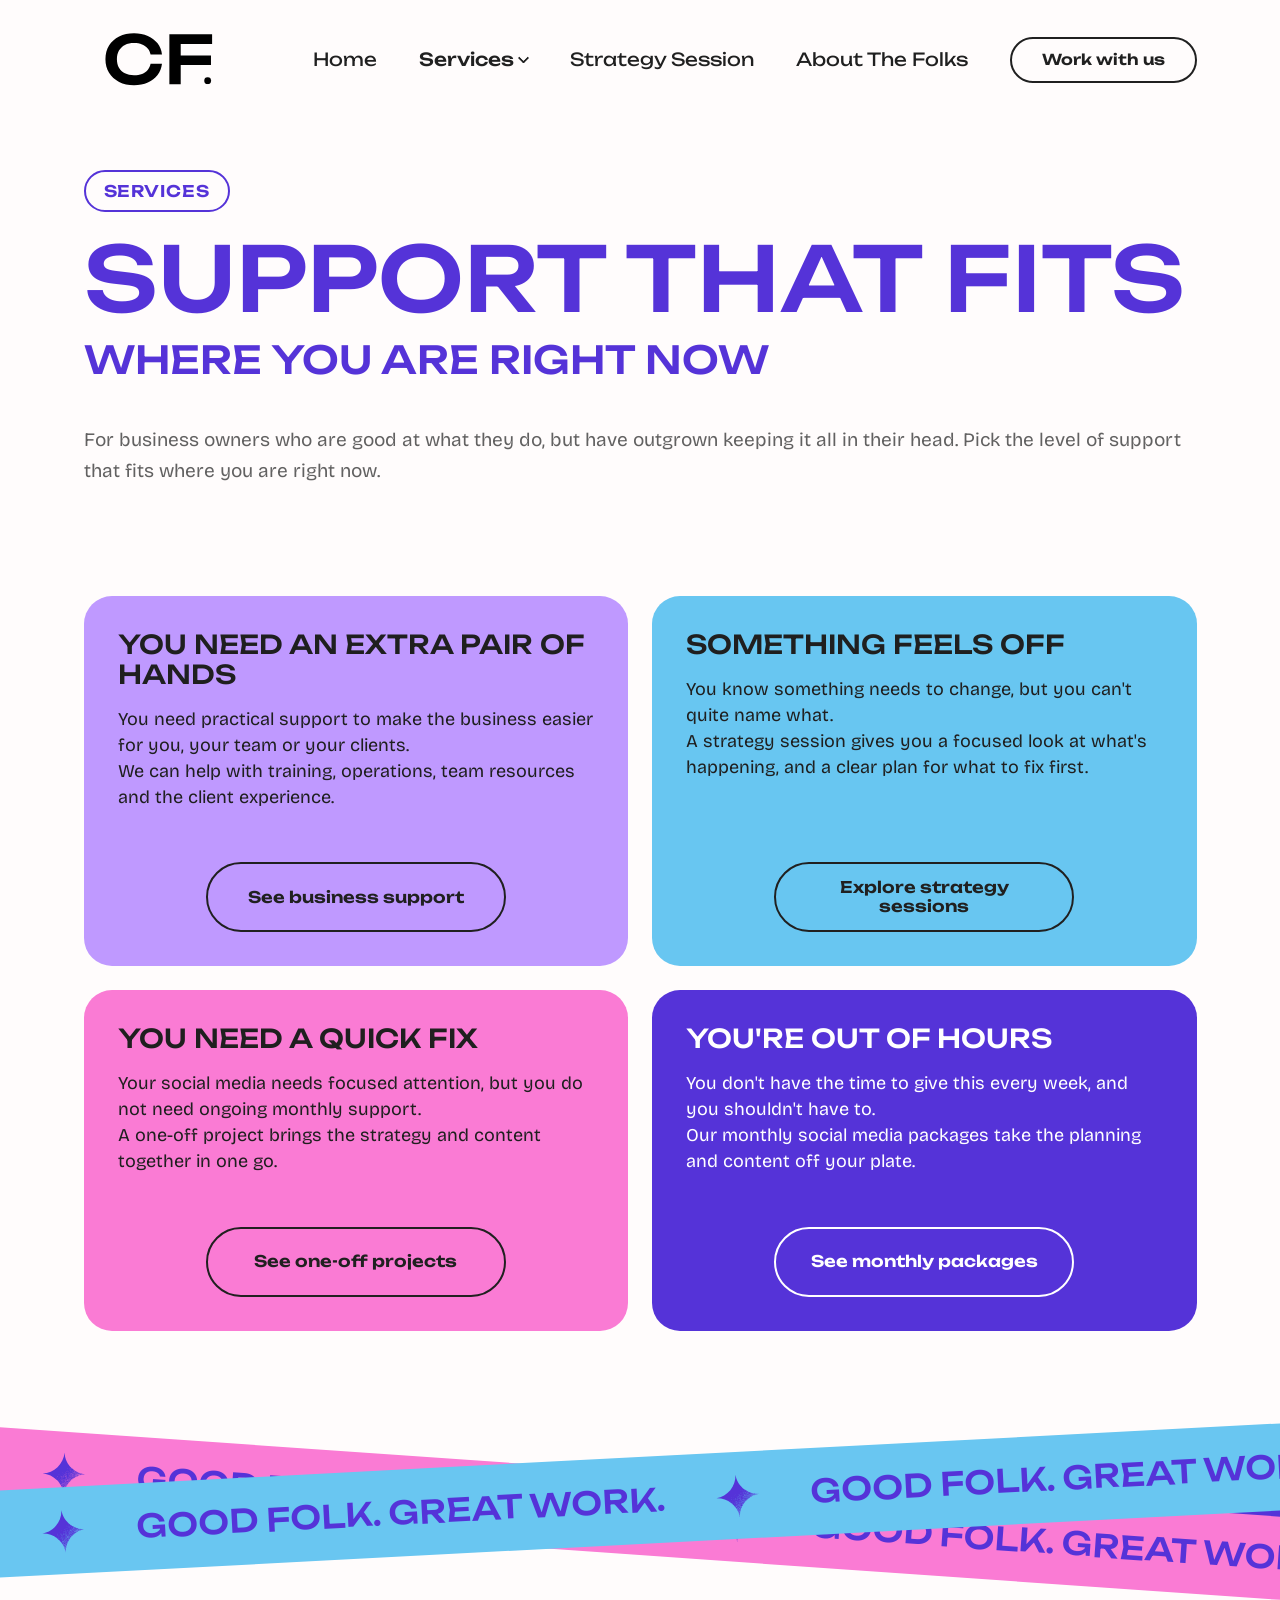
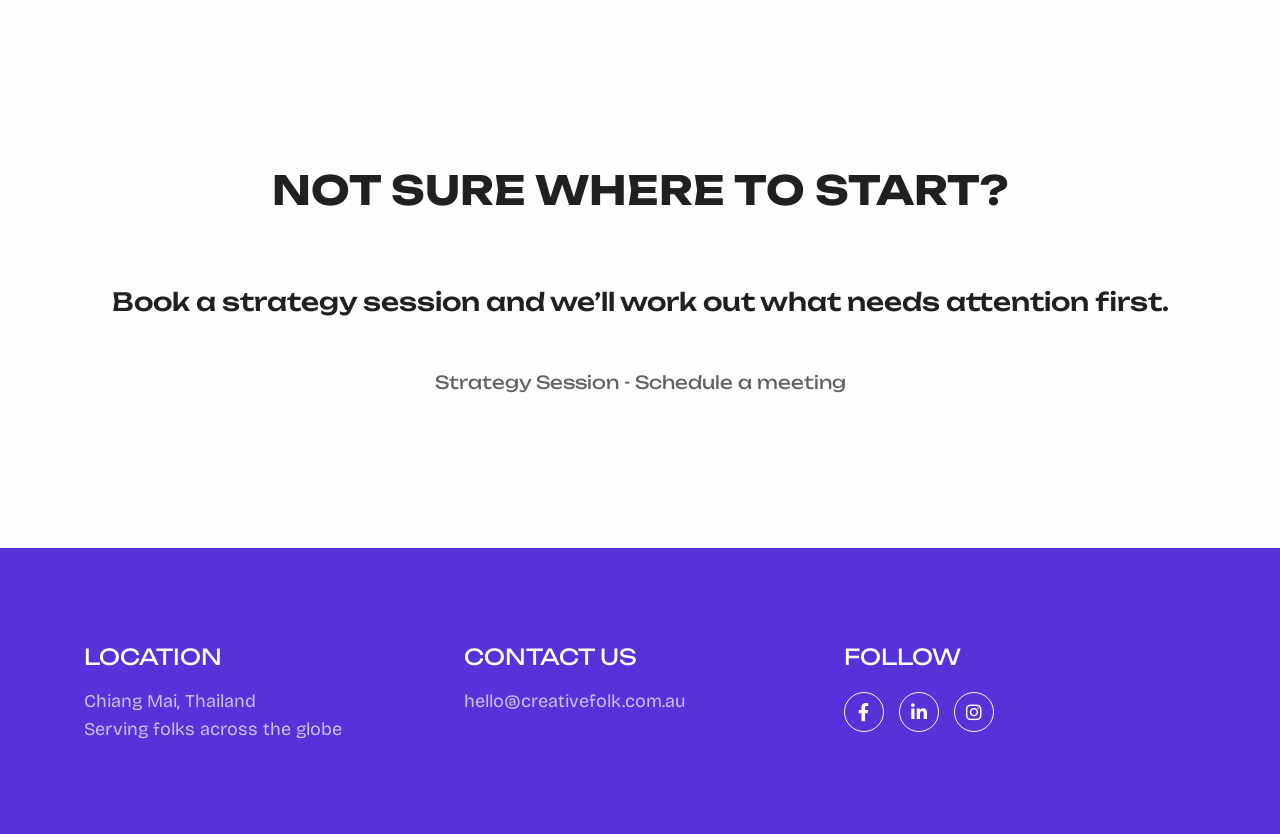
<file: services.html>
<!DOCTYPE html>
<html lang="en">

<head>
  <!-- Page information -->
  <meta charset="utf-8">
  <meta http-equiv="x-ua-compatible" content="ie=edge">
  <meta name="viewport" content="width=device-width, initial-scale=1">
  <meta name="author" content="Creative Folk">
  <meta name="description" content="Explore Creative Folk strategy sessions, practical business support, one-off social media projects and monthly social media services.">

  <!-- Favicon -->
  <link rel="icon" href="assets/img/hero/BLACK_Logo_BG.svg">
  <title>Services | Creative Folk</title>

  <!-- Shared website styles -->
  <link rel="stylesheet" href="assets/css/bootstrap.min.css">
  <link rel="stylesheet" href="assets/css/fontawesome.min.css">
  <link rel="stylesheet" href="assets/css/style.css">

  <style>
    /* ============================================================
       HERO
    ============================================================= */
    .cf_services_hero {
      width: 100%;
      max-width: 1400px;
    }

    .cf_services_label {
      display: inline-flex;
      align-items: center;
      min-height: 42px;
      padding: 8px 18px;
      margin-bottom: 24px;
      border: 2px solid #5533d8;
      border-radius: 50px;
      color: #5533d8;
      font-size: 16px;
      font-weight: 600;
      letter-spacing: 0.06em;
      line-height: 1;
      text-transform: uppercase;
    }

    .cf_services_title {
      margin: 0;
      color: #5533d8;
      font-size: clamp(58px, 7vw, 104px);
      line-height: 0.95;
      text-transform: uppercase;
    }

    .cf_services_subheading {
      margin: 18px 0 0;
      color: #5533d8;
      font-size: clamp(28px, 3vw, 42px);
      font-weight: 500;
      line-height: 1.1;
      text-transform: uppercase;
    }

    .cf_services_intro {
      width: 100%;
      max-width: 1200px;
      margin: 44px 0 0;
      font-size: 19px !important;
    }

    /* ============================================================
       SERVICE OVERVIEW CARDS
    ============================================================= */
    .cf_service_page_grid {
      display: grid;
      grid-template-columns: repeat(2, minmax(0, 1fr));
      gap: 24px;
    }

    .cf_service_page_card {
      min-height: 320px;
      border-radius: 28px;
      background: #68C6F1;
      padding: 34px;
      display: flex;
      flex-direction: column;
      justify-content: space-between;
    }

    .cf_service_page_card.cs_pink_card {
      background: #FA7BD4;
    }

    .cf_service_page_card.cs_lavender_card {
      background: #BF99FF;
    }

    .cf_service_page_card.cs_dark_purple_card {
      background: #5533D8;
    }

    .cf_service_page_card.cs_dark_purple_card h3,
    .cf_service_page_card.cs_dark_purple_card p {
      color: #fff;
    }

    .cf_service_page_card.cs_dark_purple_card a.cs_btn {
      border-color: #fff;
      color: #fff;
    }

    .cf_service_page_card h3 {
      font-size: 26px;
      line-height: 1.15;
      text-transform: uppercase;
      color: #1f1f1f;
      margin-bottom: 16px;
    }

    .cf_service_page_card p {
      font-size: 18px;
      line-height: 1.45;
      color: #1f1f1f;
      margin-bottom: 22px;
    }

    /* ============================================================
       SERVICE OVERVIEW CARD BUTTONS
    ============================================================= */
    .cf_service_page_card a.cs_btn {
      align-self: center !important;
      width: 300px !important;
      max-width: 100% !important;
      min-height: 70px !important;
      padding: 0 28px !important;
      display: flex !important;
      align-items: center !important;
      justify-content: center !important;
      box-sizing: border-box !important;
      margin-top: 30px !important;
    }

    .cf_service_page_card a.cs_btn span {
      white-space: normal !important;
      text-align: center !important;
      font-size: 16px !important;
      line-height: 1.2 !important;
    }

    /* ============================================================
       RESPONSIVE
    ============================================================= */
    @media (max-width: 991px) {
      .cf_service_page_grid {
        grid-template-columns: 1fr;
      }

      .cf_service_page_card {
        min-height: 280px;
      }
    }

    @media (max-width: 575px) {
      .cf_services_label {
        min-height: 38px;
        margin-bottom: 20px;
        font-size: 14px;
      }

      .cf_services_title {
        font-size: 48px;
      }

      .cf_services_subheading {
        margin-top: 14px;
        font-size: 26px;
      }

      .cf_services_intro {
        margin-top: 34px;
      }

      .cf_service_page_card {
        border-radius: 22px;
        padding: 24px;
      }

      .cf_service_page_card h3 {
        font-size: 24px;
      }

    }

    /* Keep anchored sections clear of the sticky header. */
    #service-options,
    #book-strategy-session {
      scroll-margin-top: 100px;
    }

    /* Prevent the third-party booking widget from exceeding the viewport. */
    .zcal-inline-widget {
      width: 100%;
      max-width: 100%;
      overflow: hidden;
    }

    .cf_booking_spacing {
      height: 20px;
    }

    #moving-banner {
      padding-top: 24px;
      background: linear-gradient(to bottom, transparent 10px, #5533d8 10px) !important;
    }

    #moving-banner > .position-relative {
      top: -13px;
    }

    #moving-banner .cs_moving_container_wrap {
      height: 83px !important;
    }

    #moving-banner .cs_moving_container_wrap:nth-child(2) {
      height: 87px !important;
      top: -15px;
    }

    .cf_moving_banner h3 {
      font-size: 32px !important;
      text-transform: uppercase;
    }

    #moving-banner .cs_sprin_animation {
      width: 46px;
      height: 46px;
    }

    @media (max-width: 767px) {
      #moving-banner {
        padding-top: 18px;
      }

      #moving-banner .cs_moving_container_wrap {
        height: 73px !important;
      }

      #moving-banner .cs_moving_container_wrap:nth-child(2) {
        height: 77px !important;
      }

      .cf_moving_banner h3 {
        font-size: 26px !important;
      }

      #moving-banner .cs_sprin_animation {
        width: 38px;
        height: 38px;
      }
    }

    /* Respect visitors who prefer less animation. */
    @media (prefers-reduced-motion: reduce) {
      .cs_sprin_animation {
        animation: none !important;
      }

      html {
        scroll-behavior: auto !important;
      }
    }

  </style>
</head>

<body>
  <!-- Site header -->
  <header class="cs_site_header cs_style_1 cs_sticky_header">
    <div class="cs_main_header">
      <div class="container">
        <div class="cs_main_header_in">
          <div class="cs_main_header_left">
            <a class="cs_site_branding" href="index.html#hero" aria-label="Creative Folk home">
              <img src="assets/img/hero/BLACK_Logo_BG.svg" alt="Creative Folk">
            </a>
          </div>
          <div class="cs_main_header_center">
            <nav class="cs_nav" aria-label="Main navigation">
              <ul class="cs_nav_list">
                <li><a href="index.html#hero">Home</a></li>
                <li class="menu-item-has-children active">
                  <a href="services.html">Services</a>
                  <ul>
                    <li><a href="business-support.html">Business Support</a></li>
                    <li><a href="social-media-services.html">Social Media</a></li>
                  </ul>
                </li>
                <li><a href="strategy-session.html">Strategy Session</a></li>
                <li><a href="about-us.html">About the Folks</a></li>
              </ul>
            </nav>
          </div>
          <div class="cs_main_header_right">
            <a href="contact.html" class="cs_btn cs_style_1 cs_border_btn"><span>Work with us</span></a>
          </div>
        </div>
      </div>
    </div>
  </header>
  <main>
    <!-- Hero -->
    <section id="hero" class="cs_hero cs_style_5 position-relative">
      <div class="cs_height_170 cs_height_lg_150"></div>

      <div class="container">
        <div class="cf_services_hero">
          <p class="cf_services_label">Services</p>
          <h1 class="cf_services_title cs_medium">Support That Fits</h1>
          <p class="cf_services_subheading">Where You Are Right Now</p>
          <p class="cf_services_intro cs_font_18 cs_primary_color cs_opacity_07">
            For business owners who are good at what they do, but have outgrown keeping it all in their head.
            Pick the level of support that fits where you are right now.
          </p>
        </div>
      </div>

      <div class="cs_height_10 cs_height_lg_80"></div>
    </section>

    <!-- Service options -->
    <section id="service-options">
      <div class="cs_height_100 cs_height_lg_60"></div>

      <div class="container">
        <div class="cf_service_page_grid">
          <div class="cf_service_page_card cs_lavender_card">
            <div>
              <h3>You Need an Extra Pair of Hands</h3>
              <p>
                You need practical support to make the business easier for you, your team or your clients.<br>
                We can help with training, operations, team resources and the client experience.
              </p>
            </div>
            <a class="cs_btn cs_style_1 cs_border_btn" href="business-support.html">
              <span>See business support</span>
            </a>
          </div>

          <div class="cf_service_page_card">
            <div>
              <h3>Something Feels Off</h3>
              <p>
                You know something needs to change, but you can't quite name what.<br>
                A strategy session gives you a focused look at what's happening, and a clear plan for what to fix first.
              </p>
            </div>
            <a class="cs_btn cs_style_1 cs_border_btn" href="strategy-session.html">
              <span>Explore strategy sessions</span>
            </a>
          </div>

          <div class="cf_service_page_card cs_pink_card">
            <div>
              <h3>You Need a Quick Fix</h3>
              <p>
                Your social media needs focused attention, but you do not need ongoing monthly support.<br>
                A one-off project brings the strategy and content together in one go.
              </p>
            </div>
            <a class="cs_btn cs_style_1 cs_border_btn" href="social-media-services.html#one-off-social">
              <span>See one-off projects</span>
            </a>
          </div>

          <div class="cf_service_page_card cs_dark_purple_card">
            <div>
              <h3>You're Out of Hours</h3>
              <p>
                You don't have the time to give this every week, and you shouldn't have to.<br>
                Our monthly social media packages take the planning and content off your plate.
              </p>
            </div>
            <a class="cs_btn cs_style_1 cs_border_btn" href="social-media-services.html#monthly-social">
              <span>See monthly packages</span>
            </a>
          </div>
        </div>
      </div>

      <div class="cs_height_130 cs_height_lg_70"></div>
    </section>

    <!-- Moving banner -->
    <section id="moving-banner" class="cf_moving_banner cs_focus_bg cs_white_color">
      <div class="position-relative">
        <div class="cs_moving_container_wrap cs_style_1 cs_type_1 cs_focus_bg_2 cs_rotate_3 cs_height_100">
          <div class="cs_moving_container_in">
            <div class="cs_moving_content cs_slide_left">
              <div class="d-flex align-items-center">
                <img class="cs_sprin_animation cs_sprin_animation_10" src="assets/img/shapes/star_shape_4.svg" alt="">
                <h3 class="cs_focus_color cs_font_40 cs_medium mb-0">Good Folk. Great Work.</h3>
              </div>
              <div class="d-flex align-items-center">
                <img class="cs_sprin_animation cs_sprin_animation_10" src="assets/img/shapes/star_shape_4.svg" alt="">
                <h3 class="cs_focus_color cs_font_40 cs_medium mb-0">Good Folk. Great Work.</h3>
              </div>
              <div class="d-flex align-items-center">
                <img class="cs_sprin_animation cs_sprin_animation_10" src="assets/img/shapes/star_shape_4.svg" alt="">
                <h3 class="cs_focus_color cs_font_40 cs_medium mb-0">Good Folk. Great Work.</h3>
              </div>
            </div>
            <div class="cs_moving_content cs_slide_left" aria-hidden="true">
              <div class="d-flex align-items-center">
                <img class="cs_sprin_animation cs_sprin_animation_10" src="assets/img/shapes/star_shape_4.svg" alt="">
                <h3 class="cs_focus_color cs_font_40 cs_medium mb-0">Good Folk. Great Work.</h3>
              </div>
              <div class="d-flex align-items-center">
                <img class="cs_sprin_animation cs_sprin_animation_10" src="assets/img/shapes/star_shape_4.svg" alt="">
                <h3 class="cs_focus_color cs_font_40 cs_medium mb-0">Good Folk. Great Work.</h3>
              </div>
              <div class="d-flex align-items-center">
                <img class="cs_sprin_animation cs_sprin_animation_10" src="assets/img/shapes/star_shape_4.svg" alt="">
                <h3 class="cs_focus_color cs_font_40 cs_medium mb-0">Good Folk. Great Work.</h3>
              </div>
            </div>
          </div>
        </div>

        <div class="cs_moving_container_wrap cs_style_1 cs_type_1 cs_focus_bg_3 cs_rotate_2 cs_height_100">
          <div class="cs_moving_container_in">
            <div class="cs_moving_content cs_slide_left">
              <div class="d-flex align-items-center">
                <img class="cs_sprin_animation cs_sprin_animation_10" src="assets/img/shapes/star_shape_4.svg" alt="">
                <h3 class="cs_focus_color cs_font_40 cs_medium mb-0">Good Folk. Great Work.</h3>
              </div>
              <div class="d-flex align-items-center">
                <img class="cs_sprin_animation cs_sprin_animation_10" src="assets/img/shapes/star_shape_4.svg" alt="">
                <h3 class="cs_focus_color cs_font_40 cs_medium mb-0">Good Folk. Great Work.</h3>
              </div>
              <div class="d-flex align-items-center">
                <img class="cs_sprin_animation cs_sprin_animation_10" src="assets/img/shapes/star_shape_4.svg" alt="">
                <h3 class="cs_focus_color cs_font_40 cs_medium mb-0">Good Folk. Great Work.</h3>
              </div>
            </div>
            <div class="cs_moving_content cs_slide_left" aria-hidden="true">
              <div class="d-flex align-items-center">
                <img class="cs_sprin_animation cs_sprin_animation_10" src="assets/img/shapes/star_shape_4.svg" alt="">
                <h3 class="cs_focus_color cs_font_40 cs_medium mb-0">Good Folk. Great Work.</h3>
              </div>
              <div class="d-flex align-items-center">
                <img class="cs_sprin_animation cs_sprin_animation_10" src="assets/img/shapes/star_shape_4.svg" alt="">
                <h3 class="cs_focus_color cs_font_40 cs_medium mb-0">Good Folk. Great Work.</h3>
              </div>
              <div class="d-flex align-items-center">
                <img class="cs_sprin_animation cs_sprin_animation_10" src="assets/img/shapes/star_shape_4.svg" alt="">
                <h3 class="cs_focus_color cs_font_40 cs_medium mb-0">Good Folk. Great Work.</h3>
              </div>
            </div>
          </div>
        </div>

        <div class="cs_height_59 cs_height_lg_75"></div>
      </div>
    </section>

    <div class="cs_height_90 cs_height_lg_70"></div>

    <!-- Final booking call to action -->
    <section id="book-strategy-session">
      <div class="container">
        <div class="cs_cta cs_style_1 text-center cf_booking_cta">
          <div class="cs_height_130 cs_height_lg_70"></div>

          <div class="cs_cta_info">
            <h2 class="cs_cta_title cs_normal text-uppercase cs_primary_color cs_font_70">
              Not Sure Where to Start?
            </h2>

            <div class="cs_height_40 cs_height_lg_30"></div>

            <h3 class="cs_cta_subtitle cs_medium cs_primary_color cs_font_25">
              Book a strategy session and we’ll work out what needs attention first.
            </h3>

            <div class="cf_booking_spacing" aria-hidden="true"></div>

            <script type="text/javascript" async src="https://static.zcal.co/embed/v1/embed.js"></script>
            <div class="zcal-inline-widget">
              <a href="https://zcal.co/i/ZJHwr_RS">Strategy Session - Schedule a meeting</a>
            </div>
          </div>

          <div class="cs_height_150 cs_height_lg_80"></div>
        </div>
      </div>
    </section>
  </main>

  <!-- Footer -->
  <footer id="contact" class="cs_footer cs_style_1 cs_focus_bg cs_white_color">
    <div class="cs_height_85 cs_height_lg_65"></div>

    <div class="container">
      <div class="row">
        <div class="col-xl-4 col-md-4">
          <div class="cs_widget_wrap">
            <h2 class="cs_widget_title cs_white_color cs_font_25 text-uppercase cs_normal">Location</h2>
            <p class="cs_fooer_text cs_font_18 cs_opacity_07 mb-0">
              Chiang Mai, Thailand<br>
              Serving folks across the globe
            </p>
          </div>
        </div>

        <div class="col-xl-4 col-md-4">
          <div class="cs_widget_wrap">
            <h2 class="cs_widget_title cs_white_color cs_font_25 text-uppercase cs_normal">Contact us</h2>
            <ul class="cs_text_list cs_mp_0 cs_opacity_07 mb-0">
              <li class="cs_font_18">
                <a href="mailto:hello@creativefolk.com.au?subject=Website%20enquiry">hello@creativefolk.com.au</a>
              </li>
            </ul>
          </div>
        </div>

        <div class="col-xl-4 col-md-4">
          <div class="cs_widget_wrap">
            <h2 class="cs_widget_title cs_white_color cs_font_25 text-uppercase cs_normal">Follow</h2>
            <div class="cs_social cs_style_1">
              <a class="cs_center cs_font_18" href="https://www.facebook.com/creativefolkau" target="_blank" rel="noopener noreferrer" aria-label="Creative Folk on Facebook">
                <i class="fa-brands fa-facebook-f" aria-hidden="true"></i>
              </a>
              <a class="cs_center cs_font_18" href="https://www.linkedin.com/company/creativefolkau" target="_blank" rel="noopener noreferrer" aria-label="Creative Folk on LinkedIn">
                <i class="fa-brands fa-linkedin-in" aria-hidden="true"></i>
              </a>
              <a class="cs_center cs_font_18" href="https://www.instagram.com/creativefolkau" target="_blank" rel="noopener noreferrer" aria-label="Creative Folk on Instagram">
                <i class="fa-brands fa-instagram" aria-hidden="true"></i>
              </a>
            </div>
          </div>
        </div>
      </div>
    </div>

    <div class="cs_height_60 cs_height_lg_50"></div>
  </footer>

  <!-- Shared website scripts -->
  <script src="assets/js/plugins/jquery-3.6.0.min.js"></script>
  <script src="assets/js/main.js"></script>
</body>

</html>
</file>
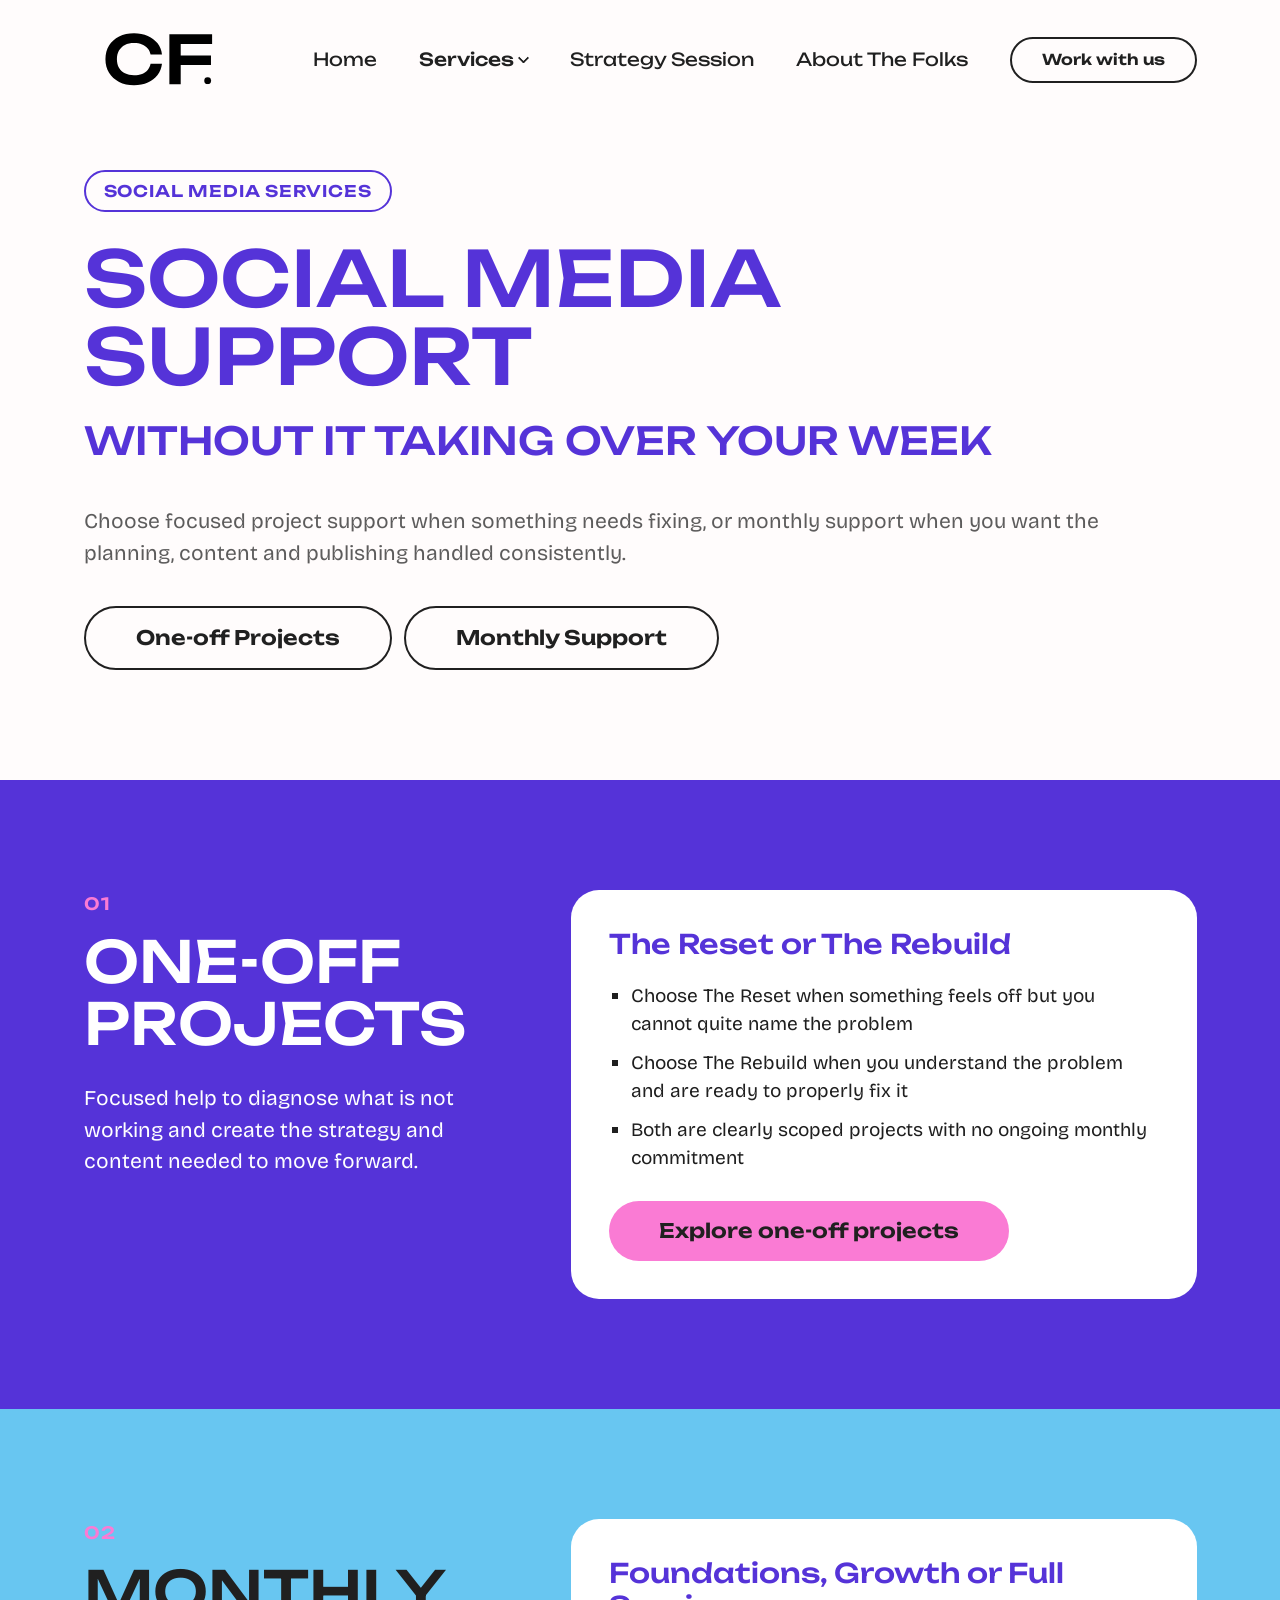
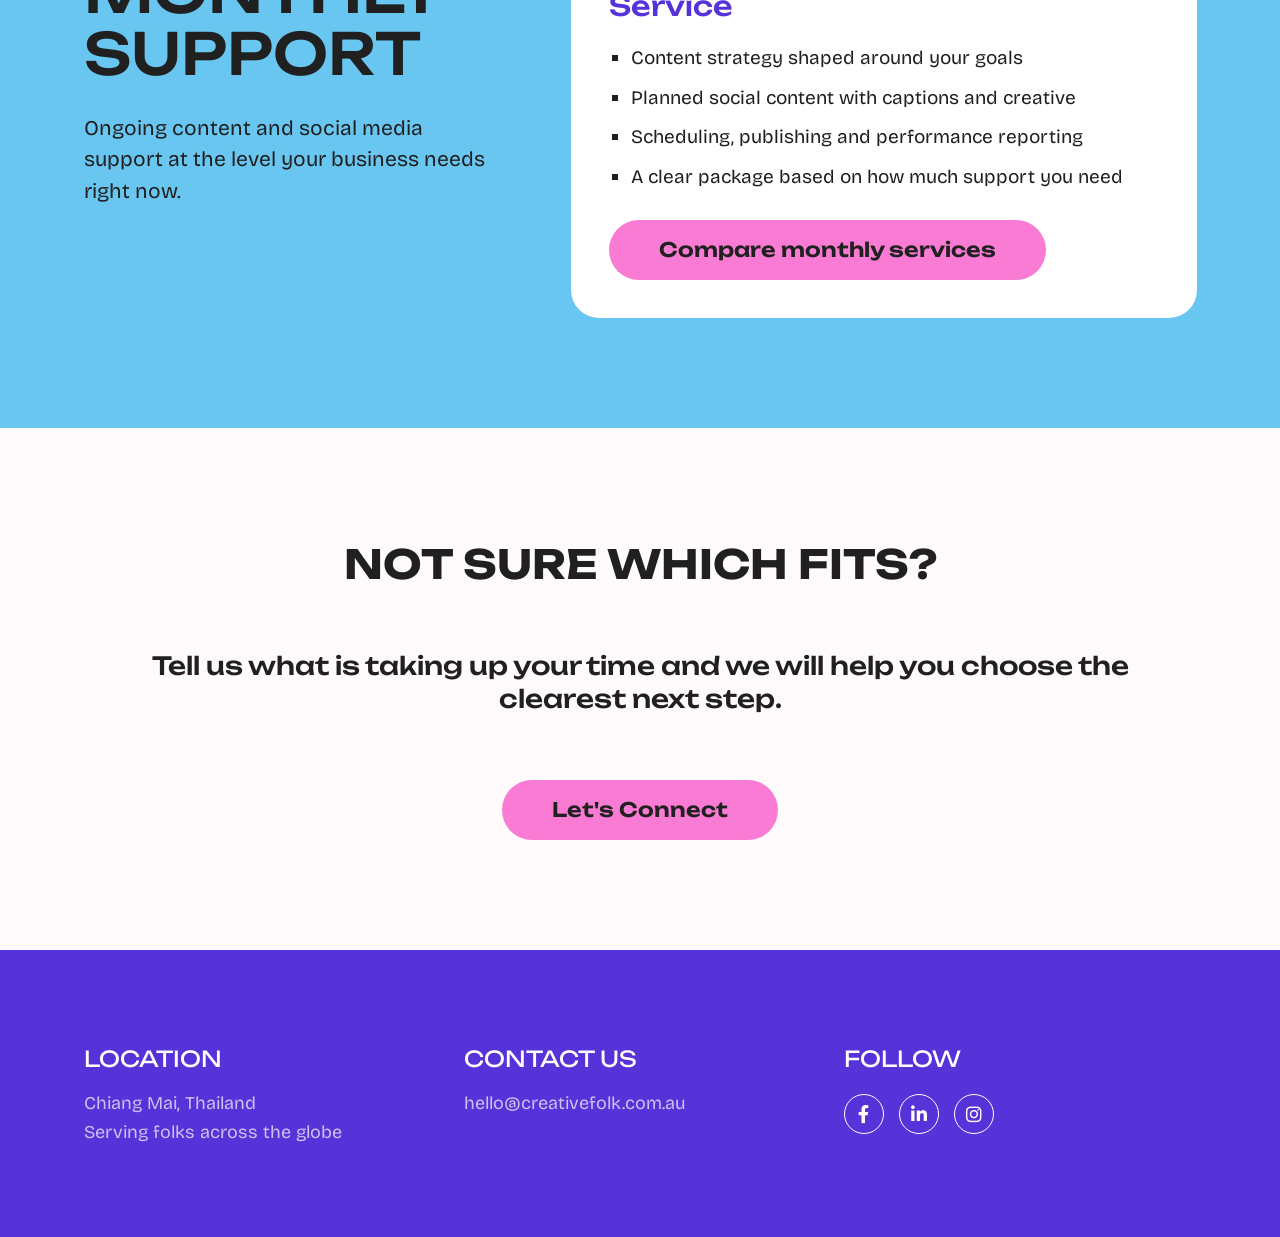
<file: social-media-services.html>
<!DOCTYPE html>
<html lang="en">

<head>
  <!-- Page information -->
  <meta charset="utf-8">
  <meta http-equiv="x-ua-compatible" content="ie=edge">
  <meta name="viewport" content="width=device-width, initial-scale=1">
  <meta name="author" content="Creative Folk">
  <meta name="description" content="One-off and monthly social media support from Creative Folk.">

  <!-- Favicon and title -->
  <link rel="icon" href="assets/img/hero/BLACK_Logo_BG.svg">
  <title>Social Media Services | Creative Folk</title>

  <!-- Shared website styles -->
  <link rel="stylesheet" href="assets/css/bootstrap.min.css">
  <link rel="stylesheet" href="assets/css/fontawesome.min.css">
  <link rel="stylesheet" href="assets/css/style.css">

  <style>
    /* ============================================================
       HERO
    ============================================================= */
    .cf_social_hero {
      width: 100%;
      max-width: 1400px;
    }

    .cf_social_label {
      display: inline-flex;
      align-items: center;
      min-height: 42px;
      padding: 8px 18px;
      margin-bottom: 24px;
      border: 2px solid #5533d8;
      border-radius: 999px;
      color: #5533d8;
      font-size: 16px;
      font-weight: 600;
      letter-spacing: 0.06em;
      line-height: 1;
      text-transform: uppercase;
    }

    .cf_social_title {
      max-width: 1300px;
      margin: 0;
      padding: 0.05em 0;
      color: #5533d8;
      font-size: clamp(52px, 6vw, 92px);
      line-height: 1.02;
      text-transform: uppercase;
    }

    .cf_social_subheading {
      margin: 18px 0 0;
      color: #5533d8;
      font-size: clamp(25px, 3vw, 40px);
      font-weight: 500;
      line-height: 1.2;
      text-transform: uppercase;
    }

    .cf_social_intro {
      width: 100%;
      max-width: 1050px;
      margin: 42px 0 0;
      color: rgba(31, 31, 31, 0.72);
      font-size: clamp(20px, 1.65vw, 24px);
      line-height: 1.5;
    }

    .cf_social_nav {
      display: flex;
      flex-wrap: wrap;
      gap: 12px;
      margin-top: 36px;
    }

    .cf_social_nav .cs_btn {
      min-width: 240px;
      justify-content: center;
    }

    /* ============================================================
       SOCIAL MEDIA PATHWAYS
    ============================================================= */
    .cf_social_section {
      scroll-margin-top: 100px;
    }

    .cf_social_section_purple {
      background: #5533d8;
      color: #ffffff;
    }

    .cf_social_section_blue {
      background: #68c6f1;
      color: #1f1f1f;
    }

    .cf_social_layout {
      display: grid;
      grid-template-columns: minmax(0, 0.8fr) minmax(0, 1.2fr);
      gap: 70px;
      align-items: start;
    }

    .cf_social_number {
      margin-bottom: 14px;
      color: #fa7bd4;
      font-size: 17px;
      font-weight: 600;
      letter-spacing: 0.08em;
    }

    .cf_social_section h2 {
      margin: 0;
      font-size: clamp(38px, 4.5vw, 68px);
      line-height: 1.08;
      text-transform: uppercase;
    }

    .cf_social_section_purple h2 {
      color: #ffffff;
    }

    .cf_social_summary {
      max-width: 620px;
      margin: 28px 0 0;
      font-size: 21px;
      line-height: 1.5;
    }

    .cf_social_details {
      padding: 38px;
      border-radius: 28px;
      background: #ffffff;
      color: #1f1f1f;
    }

    .cf_social_details h3 {
      margin: 0 0 22px;
      color: #5533d8;
      font-size: 27px;
      line-height: 1.2;
    }

    .cf_social_details ul {
      margin: 0 0 30px;
      padding-left: 22px;
    }

    .cf_social_details li {
      margin-bottom: 12px;
      font-size: 19px;
      line-height: 1.45;
    }

    .cf_social_details .cs_btn {
      min-width: 250px;
      justify-content: center;
    }

    /* ============================================================
       FINAL CTA
    ============================================================= */
    .cf_social_cta {
      background: #fffafb;
    }

    /* ============================================================
       RESPONSIVE
    ============================================================= */
    @media (max-width: 991px) {
      .cf_social_layout {
        grid-template-columns: 1fr;
        gap: 38px;
      }
    }

    @media (max-width: 767px) {
      .cf_social_title {
        font-size: clamp(42px, 14vw, 64px);
      }

      .cf_social_subheading {
        font-size: 23px;
      }

      .cf_social_intro {
        margin-top: 30px;
        font-size: 19px;
      }

      .cf_social_nav {
        display: grid;
      }

      .cf_social_nav .cs_btn,
      .cf_social_details .cs_btn {
        width: 100%;
        min-width: 0;
      }

      .cf_social_section h2 {
        font-size: 38px;
      }

      .cf_social_details {
        padding: 26px;
        border-radius: 22px;
      }
    }
  </style>
</head>

<body>
  <!-- Site header -->
  <header class="cs_site_header cs_style_1 cs_sticky_header">
    <div class="cs_main_header">
      <div class="container">
        <div class="cs_main_header_in">
          <div class="cs_main_header_left">
            <a class="cs_site_branding" href="index.html#hero" aria-label="Creative Folk home">
              <img src="assets/img/hero/BLACK_Logo_BG.svg" alt="Creative Folk">
            </a>
          </div>

          <div class="cs_main_header_center">
            <nav class="cs_nav" aria-label="Main navigation">
              <ul class="cs_nav_list">
                <li><a href="index.html#hero">Home</a></li>
                <li class="menu-item-has-children active">
                  <a href="services.html">Services</a>
                  <ul>
                    <li><a href="business-support.html">Business Support</a></li>
                    <li><a href="social-media-services.html">Social Media</a></li>
                  </ul>
                </li>
                <li><a href="strategy-session.html">Strategy Session</a></li>
                <li><a href="about-us.html">About the Folks</a></li>
              </ul>
            </nav>
          </div>

          <div class="cs_main_header_right">
            <a class="cs_btn cs_style_1 cs_border_btn" href="contact.html">
              <span>Work with us</span>
            </a>
          </div>
        </div>
      </div>
    </div>
  </header>

  <main>
    <!-- Hero -->
    <section>
      <div class="cs_height_170 cs_height_lg_120"></div>
      <div class="container">
        <div class="cf_social_hero">
          <p class="cf_social_label">Social Media Services</p>
          <h1 class="cf_social_title cs_medium">Social Media Support</h1>
          <p class="cf_social_subheading">Without It Taking Over Your Week</p>
          <p class="cf_social_intro">
            Choose focused project support when something needs fixing, or monthly support when you want the planning,
            content and publishing handled consistently.
          </p>

          <div class="cf_social_nav">
            <a class="cs_btn cs_style_1 cs_border_btn" href="#one-off-social"><span>One-off Projects</span></a>
            <a class="cs_btn cs_style_1 cs_border_btn" href="#monthly-social"><span>Monthly Support</span></a>
          </div>
        </div>
      </div>
      <div class="cs_height_110 cs_height_lg_75"></div>
    </section>

    <!-- One-off social media projects -->
    <section id="one-off-social" class="cf_social_section cf_social_section_purple">
      <div class="cs_height_110 cs_height_lg_70"></div>
      <div class="container">
        <div class="cf_social_layout">
          <div>
            <p class="cf_social_number">01</p>
            <h2>One-off Projects</h2>
            <p class="cf_social_summary">
              Focused help to diagnose what is not working and create the strategy and content needed to move forward.
            </p>
          </div>

          <div class="cf_social_details">
            <h3>The Reset or The Rebuild</h3>
            <ul>
              <li>Choose The Reset when something feels off but you cannot quite name the problem</li>
              <li>Choose The Rebuild when you understand the problem and are ready to properly fix it</li>
              <li>Both are clearly scoped projects with no ongoing monthly commitment</li>
            </ul>
            <a class="cs_btn cs_style_1 cs_focus_2" href="one-off-projects.html">
              <span>Explore one-off projects</span>
            </a>
          </div>
        </div>
      </div>
      <div class="cs_height_110 cs_height_lg_70"></div>
    </section>

    <!-- Monthly social media support -->
    <section id="monthly-social" class="cf_social_section cf_social_section_blue">
      <div class="cs_height_110 cs_height_lg_70"></div>
      <div class="container">
        <div class="cf_social_layout">
          <div>
            <p class="cf_social_number">02</p>
            <h2>Monthly Support</h2>
            <p class="cf_social_summary">
              Ongoing content and social media support at the level your business needs right now.
            </p>
          </div>

          <div class="cf_social_details">
            <h3>Foundations, Growth or Full Service</h3>
            <ul>
              <li>Content strategy shaped around your goals</li>
              <li>Planned social content with captions and creative</li>
              <li>Scheduling, publishing and performance reporting</li>
              <li>A clear package based on how much support you need</li>
            </ul>
            <a class="cs_btn cs_style_1 cs_focus_2" href="monthly-services.html">
              <span>Compare monthly services</span>
            </a>
          </div>
        </div>
      </div>
      <div class="cs_height_110 cs_height_lg_70"></div>
    </section>

    <!-- Final call to action -->
    <section class="cf_social_cta">
      <div class="container">
        <div class="cs_cta cs_style_1 text-center cf_booking_cta">
          <div class="cs_height_110 cs_height_lg_70"></div>
          <h2 class="cs_cta_title cs_normal text-uppercase cs_primary_color cs_font_70">Not Sure Which Fits?</h2>
          <div class="cs_height_30 cs_height_lg_20"></div>
          <h3 class="cs_cta_subtitle cs_medium cs_primary_color cs_font_25">
            Tell us what is taking up your time and we will help you choose the clearest next step.
          </h3>
          <div class="cs_height_35 cs_height_lg_25"></div>
          <a class="cs_btn cs_style_1 cs_focus_2" href="contact.html">
            <span>Let's Connect</span>
          </a>
          <div class="cs_height_110 cs_height_lg_70"></div>
        </div>
      </div>
    </section>
  </main>

  <!-- Footer -->
  <footer id="contact" class="cs_footer cs_style_1 cs_focus_bg cs_white_color">
    <div class="cs_height_85 cs_height_lg_65"></div>
    <div class="container">
      <div class="row">
        <div class="col-xl-4 col-md-4">
          <div class="cs_widget_wrap">
            <h2 class="cs_widget_title cs_white_color cs_font_25 text-uppercase cs_normal">Location</h2>
            <p class="cs_fooer_text cs_font_18 cs_opacity_07 mb-0">
              Chiang Mai, Thailand<br>
              Serving folks across the globe
            </p>
          </div>
        </div>

        <div class="col-xl-4 col-md-4">
          <div class="cs_widget_wrap">
            <h2 class="cs_widget_title cs_white_color cs_font_25 text-uppercase cs_normal">Contact us</h2>
            <ul class="cs_text_list cs_mp_0 cs_opacity_07 mb-0">
              <li class="cs_font_18">
                <a href="mailto:hello@creativefolk.com.au?subject=Website%20enquiry">hello@creativefolk.com.au</a>
              </li>
            </ul>
          </div>
        </div>

        <div class="col-xl-4 col-md-4">
          <div class="cs_widget_wrap">
            <h2 class="cs_widget_title cs_white_color cs_font_25 text-uppercase cs_normal">Follow</h2>
            <div class="cs_social cs_style_1">
              <a class="cs_center cs_font_18" href="https://www.facebook.com/creativefolkau" target="_blank" rel="noopener noreferrer" aria-label="Creative Folk on Facebook">
                <i class="fa-brands fa-facebook-f" aria-hidden="true"></i>
              </a>
              <a class="cs_center cs_font_18" href="https://www.linkedin.com/company/creativefolkau" target="_blank" rel="noopener noreferrer" aria-label="Creative Folk on LinkedIn">
                <i class="fa-brands fa-linkedin-in" aria-hidden="true"></i>
              </a>
              <a class="cs_center cs_font_18" href="https://www.instagram.com/creativefolkau" target="_blank" rel="noopener noreferrer" aria-label="Creative Folk on Instagram">
                <i class="fa-brands fa-instagram" aria-hidden="true"></i>
              </a>
            </div>
          </div>
        </div>
      </div>
    </div>
    <div class="cs_height_60 cs_height_lg_50"></div>
  </footer>

  <!-- Shared website scripts -->
  <script src="assets/js/plugins/jquery-3.6.0.min.js"></script>
  <script src="assets/js/main.js"></script>
</body>

</html>
</file>
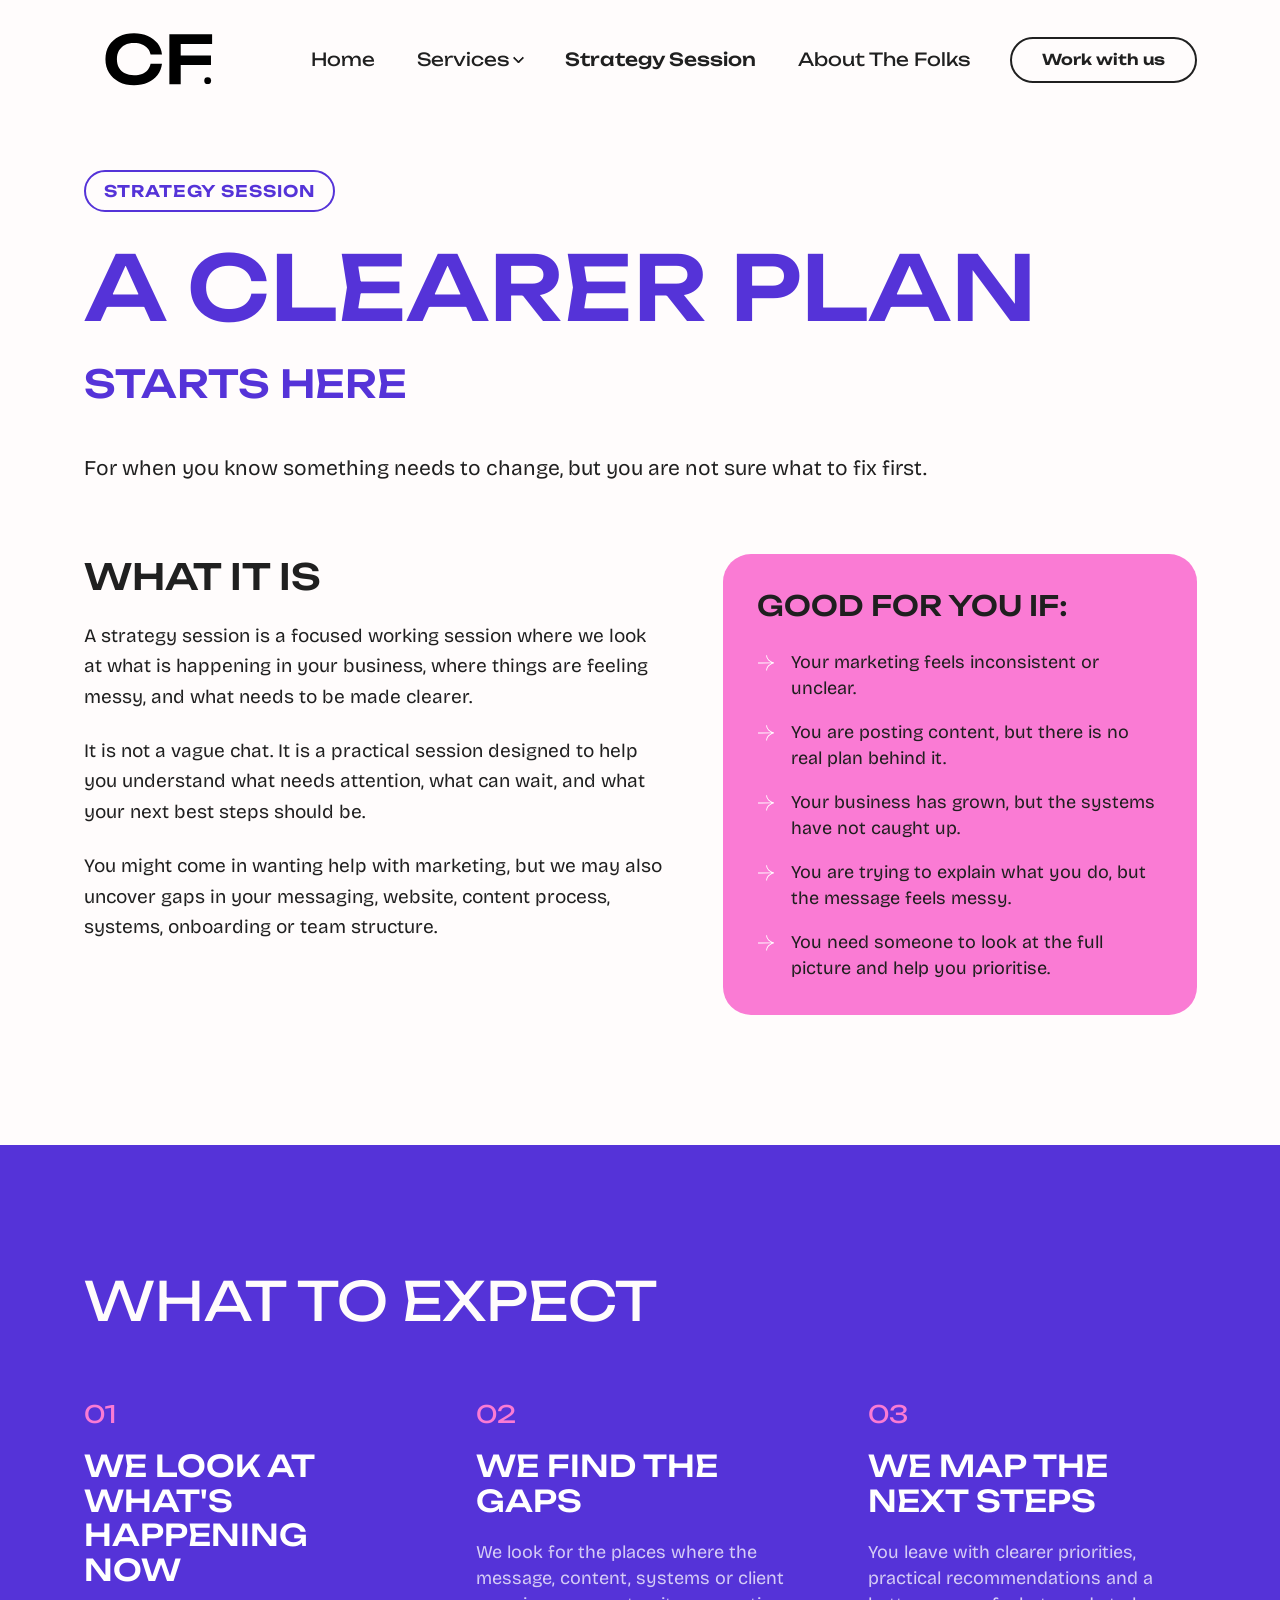
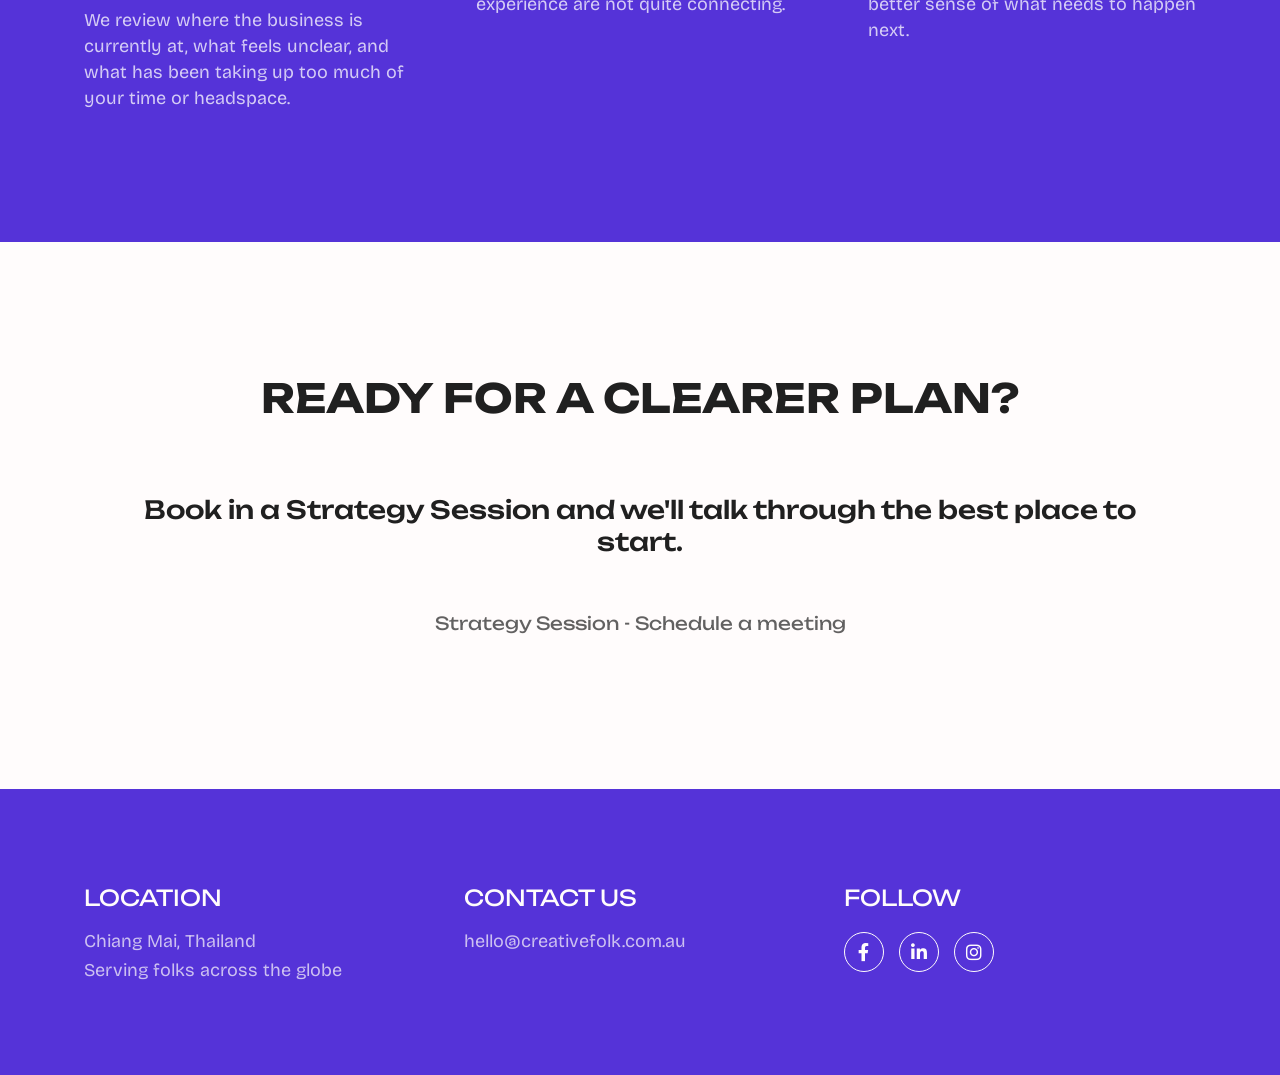
<file: strategy-session.html>
<!DOCTYPE html>
<html lang="en">

<head>
  <!-- Page information -->
  <meta charset="utf-8">
  <meta http-equiv="x-ua-compatible" content="ie=edge">
  <meta name="viewport" content="width=device-width, initial-scale=1">
  <meta name="author" content="Creative Folk">
  <meta name="description" content="Book a focused Creative Folk strategy session and leave with clearer priorities and practical next steps.">

  <!-- Favicon -->
  <link rel="icon" href="assets/img/hero/BLACK_Logo_BG.svg">
  <title>Strategy Session | Creative Folk</title>

  <!-- Shared website styles -->
  <link rel="stylesheet" href="assets/css/bootstrap.min.css">
  <link rel="stylesheet" href="assets/css/fontawesome.min.css">
  <link rel="stylesheet" href="assets/css/style.css">

  <style>
    /* ============================================================
       HERO
    ============================================================= */
    .cf_strategy_hero {
      width: 100%;
      max-width: 1400px;
      overflow: visible;
    }

    .cf_strategy_label {
      display: inline-flex;
      align-items: center;
      min-height: 42px;
      padding: 8px 18px;
      margin-bottom: 24px;
      border: 2px solid #5533d8;
      border-radius: 50px;
      color: #5533d8;
      font-size: 16px;
      font-weight: 600;
      letter-spacing: 0.06em;
      line-height: 1;
      text-transform: uppercase;
    }

    .cf_strategy_title {
      margin: 0;
      padding: 0.06em 0;
      color: #5533d8;
      font-size: clamp(58px, 7vw, 104px);
      line-height: 1.05;
      text-transform: uppercase;
      overflow: visible;
    }

    .cf_strategy_subheading {
      margin: 18px 0 0;
      padding: 0.06em 0;
      color: #5533d8;
      font-size: clamp(28px, 3vw, 42px);
      font-weight: 500;
      line-height: 1.2;
      text-transform: uppercase;
      overflow: visible;
    }

    .cf_strategy_lead {
      width: 100%;
      max-width: 1100px;
      margin: 44px 0 0;
      font-size: clamp(21px, 1.65vw, 25px) !important;
      line-height: 1.45;
      overflow: visible;
    }

    /* ============================================================
       SESSION OVERVIEW
    ============================================================= */
    .cf_strategy_split {
      display: grid;
      grid-template-columns: 1.1fr 0.9fr;
      gap: 60px;
      align-items: start;
    }

    .cf_strategy_text {
      max-width: 760px;
    }

    .cf_strategy_text p {
      font-size: 19px !important;
      margin-bottom: 24px;
    }

    .cf_strategy_box {
      padding: 34px;
      background: #fa7bd4;
      border-radius: 28px;
    }

    .cf_strategy_box h3 {
      color: #1f1f1f;
      font-size: 28px;
      text-transform: uppercase;
      margin-bottom: 24px;
    }

    .cf_strategy_box ul {
      list-style: none;
      padding: 0;
      margin: 0;
    }

    .cf_strategy_box li {
      position: relative;
      padding-left: 34px;
      margin-bottom: 18px;
      color: #1f1f1f;
      font-size: 18px;
      line-height: 1.45;
    }

    .cf_strategy_box li::before {
      position: absolute;
      top: 5px;
      left: 0;
      width: 18px;
      height: 18px;
      background-image: url("assets/img/icons/arrow_right_white.svg");
      background-position: center;
      background-repeat: no-repeat;
      background-size: contain;
      content: "";
    }

    .cf_strategy_box li:last-child {
      margin-bottom: 0;
    }

    /* ============================================================
       WHAT TO EXPECT
    ============================================================= */
    .cf_section_title {
      font-size: clamp(42px, 4.2vw, 64px) !important;
      line-height: 1 !important;
    }

    .cf_expect_grid {
      display: grid;
      grid-template-columns: repeat(3, minmax(0, 1fr));
      column-gap: clamp(56px, 5vw, 90px);
      row-gap: 48px;
    }

    .cf_expect_item {
      min-width: 0;
    }

    .cf_expect_item span {
      display: block;
      margin-bottom: 20px;
      color: #fa7bd4;
      font-size: 24px;
    }

    .cf_expect_item h3 {
      min-height: 70px;
      margin-bottom: 20px;
      color: #ffffff;
      font-size: 30px;
      line-height: 1.15;
      text-transform: uppercase;
    }

    .cf_expect_item p {
      color: rgba(255, 255, 255, 0.75);
      font-size: 18px;
      line-height: 1.45;
      margin-bottom: 0;
    }

    /* ============================================================
       FINAL BOOKING CTA
    ============================================================= */
    .cs_cta_title {
      font-size: 40px !important;
      font-weight: 700 !important;
      letter-spacing: normal;
      line-height: 1.3 !important;
    }

    .cf_booking_spacing {
      height: 20px;
    }

    .zcal-inline-widget {
      width: 100%;
      max-width: 100%;
      overflow: hidden;
    }

    /* ============================================================
       RESPONSIVE STYLES
    ============================================================= */
    @media (max-width: 991px) {
      .cf_strategy_split,
      .cf_expect_grid {
        grid-template-columns: 1fr;
      }

      .cf_expect_grid {
        row-gap: 48px;
      }
    }

    @media (max-width: 767px) {
      .cs_site_branding img {
        width: 95px !important;
        max-width: 95px !important;
      }

      .cf_expect_item h3 {
        min-height: 0;
      }
    }

    @media (max-width: 575px) {
      .cf_strategy_label {
        min-height: 38px;
        margin-bottom: 20px;
        font-size: 14px;
      }

      .cf_strategy_title {
        font-size: 48px;
        line-height: 1.08;
      }

      .cf_strategy_subheading {
        margin-top: 14px;
        font-size: 26px;
        line-height: 1.25;
      }

      .cf_strategy_lead {
        margin-top: 34px;
        font-size: 20px !important;
      }

      .cf_strategy_box {
        padding: 24px;
        border-radius: 22px;
      }

      .cf_strategy_box h3,
      .cf_expect_item h3 {
        font-size: 24px;
      }
    }
  </style>
</head>

<body>
  <!-- Site header -->
  <header class="cs_site_header cs_style_1 cs_sticky_header">
    <div class="cs_main_header">
      <div class="container">
        <div class="cs_main_header_in">
          <div class="cs_main_header_left">
            <a class="cs_site_branding" href="index.html#hero" aria-label="Creative Folk home">
              <img src="assets/img/hero/BLACK_Logo_BG.svg" alt="Creative Folk">
            </a>
          </div>

          <div class="cs_main_header_center">
            <nav class="cs_nav" aria-label="Main navigation">
              <ul class="cs_nav_list">
                <li><a href="index.html#hero">Home</a></li>
                <li class="menu-item-has-children">
                  <a href="services.html">Services</a>
                  <ul>
                    <li><a href="business-support.html">Business Support</a></li>
                    <li><a href="social-media-services.html">Social Media</a></li>
                  </ul>
                </li>
                <li class="active"><a href="strategy-session.html">Strategy Session</a></li>
                <li><a href="about-us.html">About the Folks</a></li>
              </ul>
            </nav>
          </div>

          <div class="cs_main_header_right">
            <a href="contact.html" class="cs_btn cs_style_1 cs_border_btn">
              <span>Work with us</span>
            </a>
          </div>
        </div>
      </div>
    </div>
  </header>
  <main>
    <!-- Strategy session overview -->
    <section id="strategy-session">
      <div class="cs_height_170 cs_height_lg_120"></div>

      <div class="container">
        <div class="cf_strategy_hero">
          <p class="cf_strategy_label">Strategy Session</p>

          <h1 class="cf_strategy_title cs_medium">A Clearer Plan</h1>

          <p class="cf_strategy_subheading">Starts Here</p>

          <p class="cf_strategy_lead cs_font_25 cs_primary_color mb-0">
            For when you know something needs to change, but you are not sure what to fix first.
          </p>
        </div>

        <div class="cs_height_70 cs_height_lg_50"></div>

        <div class="cf_strategy_split">
          <div class="cf_strategy_text">
            <h2 class="cs_font_40 cs_primary_color text-uppercase">What it is</h2>

            <p class="cs_font_18 cs_primary_color">
              A strategy session is a focused working session where we look at what is happening in your business, where things are feeling messy, and what needs to be made clearer.
            </p>

            <p class="cs_font_18 cs_primary_color">
              It is not a vague chat. It is a practical session designed to help you understand what needs attention, what can wait, and what your next best steps should be.
            </p>

            <p class="cs_font_18 cs_primary_color mb-0">
              You might come in wanting help with marketing, but we may also uncover gaps in your messaging, website, content process, systems, onboarding or team structure.
            </p>
          </div>

          <div class="cf_strategy_box">
            <h3>Good for you if:</h3>

            <ul>
              <li>Your marketing feels inconsistent or unclear.</li>
              <li>You are posting content, but there is no real plan behind it.</li>
              <li>Your business has grown, but the systems have not caught up.</li>
              <li>You are trying to explain what you do, but the message feels messy.</li>
              <li>You need someone to look at the full picture and help you prioritise.</li>
            </ul>
          </div>
        </div>
      </div>

      <div class="cs_height_130 cs_height_lg_70"></div>
    </section>

    <!-- What to expect -->
    <section class="cs_focus_bg cs_white_color">
      <div class="cs_height_130 cs_height_lg_70"></div>

      <div class="container">
        <h2 class="cf_section_title cs_normal cs_white_color text-uppercase mb-0">What to expect</h2>

        <div class="cs_height_70 cs_height_lg_50"></div>

        <div class="cf_expect_grid">
          <div class="cf_expect_item">
            <span>01</span>
            <h3>We look at what's happening now</h3>
            <p>
              We review where the business is currently at, what feels unclear, and what has been taking up too much of your time or headspace.
            </p>
          </div>

          <div class="cf_expect_item">
            <span>02</span>
            <h3>We find the gaps</h3>
            <p>
              We look for the places where the message, content, systems or client experience are not quite connecting.
            </p>
          </div>

          <div class="cf_expect_item">
            <span>03</span>
            <h3>We map the next steps</h3>
            <p>
              You leave with clearer priorities, practical recommendations and a better sense of what needs to happen next.
            </p>
          </div>
        </div>
      </div>

      <div class="cs_height_130 cs_height_lg_70"></div>
    </section>

    <!-- Final booking call to action -->
    <section>
      <div class="container">
        <div class="cs_cta cs_style_1 text-center cf_booking_cta">
          <div class="cs_height_130 cs_height_lg_70"></div>

          <div class="cs_cta_info">
            <h2 class="cs_cta_title cs_font_40 text-uppercase cs_primary_color">
              Ready for a clearer plan?
            </h2>

            <div class="cs_height_40 cs_height_lg_30"></div>

            <h3 class="cs_cta_subtitle cs_medium cs_primary_color cs_font_25">
              Book in a Strategy Session and we'll talk through the best place to start.
            </h3>

            <div class="cf_booking_spacing" aria-hidden="true"></div>

            <script type="text/javascript" async src="https://static.zcal.co/embed/v1/embed.js"></script>
            <div class="zcal-inline-widget">
              <a href="https://zcal.co/i/ZJHwr_RS">Strategy Session - Schedule a meeting</a>
            </div>
          </div>

          <div class="cs_height_150 cs_height_lg_80"></div>
        </div>
      </div>
    </section>
  </main>

  <!-- Footer -->
  <footer id="contact" class="cs_footer cs_style_1 cs_focus_bg cs_white_color">
    <div class="cs_height_85 cs_height_lg_65"></div>

    <div class="container">
      <div class="row">
        <div class="col-xl-4 col-md-4">
          <div class="cs_widget_wrap">
            <h4 class="cs_widget_title cs_white_color cs_font_25 text-uppercase cs_normal">LOCATION</h4>
            <p class="cs_fooer_text cs_font_18 cs_opacity_07 mb-0">
              Chiang Mai, Thailand<br>
              Serving folks across the globe
            </p>
          </div>
        </div>

        <div class="col-xl-4 col-md-4">
          <div class="cs_widget_wrap">
            <h4 class="cs_widget_title cs_white_color cs_font_25 text-uppercase cs_normal">CONTACT US</h4>
            <ul class="cs_text_list cs_mp_0 cs_opacity_07 mb-0">
              <li class="cs_font_18">
                <a href="mailto:hello@creativefolk.com.au?subject=Website%20enquiry">hello@creativefolk.com.au</a>
              </li>
            </ul>
          </div>
        </div>

        <div class="col-xl-4 col-md-4">
          <div class="cs_widget_wrap">
            <h4 class="cs_widget_title cs_white_color cs_font_25 text-uppercase cs_normal">FOLLOW</h4>
            <div class="cs_social cs_style_1">
              <a class="cs_center cs_font_18" href="https://www.facebook.com/creativefolkau" target="_blank" rel="noopener noreferrer" aria-label="Creative Folk on Facebook">
                <i class="fa-brands fa-facebook-f" aria-hidden="true"></i>
              </a>
              <a class="cs_center cs_font_18" href="https://www.linkedin.com/company/creativefolkau" target="_blank" rel="noopener noreferrer" aria-label="Creative Folk on LinkedIn">
                <i class="fa-brands fa-linkedin-in" aria-hidden="true"></i>
              </a>
              <a class="cs_center cs_font_18" href="https://www.instagram.com/creativefolkau" target="_blank" rel="noopener noreferrer" aria-label="Creative Folk on Instagram">
                <i class="fa-brands fa-instagram" aria-hidden="true"></i>
              </a>
            </div>
          </div>
        </div>
      </div>
    </div>

    <div class="cs_height_60 cs_height_lg_50"></div>
  </footer>

  <!-- Shared website scripts -->
  <script src="assets/js/plugins/jquery-3.6.0.min.js"></script>
  <script src="assets/js/main.js"></script>
</body>

</html>
</file>
<file: assets/css/style.css>
/*--------------------------------------------------------------
>> TABLE OF CONTENTS:
----------------------------------------------------------------
1. Typography
2. Spacing
3. General
4. Preloader
5. Header
6. Button
7. Footer
8. Isotope
9. Hero
10. FunFact
11. Pagination
12. About
13. ImageBox
14. CTA
15. Accordian
16. Testimonial
17. Slider
18. Portfolio
19. Service
20. Brand
21. Animation
22. Blog
23. Award
24. Form
25. Price
26. Experience
27. Contact
28. Social

--------------------------------------------------------------*/
/*--------------------------------------------------------------
## Basic Color
----------------------------------------------------------------*/
/*--------------------------------------------------------------
1. Typography
----------------------------------------------------------------*/
@import url("https://fonts.googleapis.com/css2?family=Unbounded:wght@400;500;600;700;800;900&display=swap");
body,
html {
  color: rgba(32, 32, 32, 0.7);
  font-family: "Unbounded", sans-serif;
  font-size: 18px;
  font-weight: 400;
  line-height: 1.666em;
  overflow-x: hidden;
  background-color: #fffcfc;
  margin: 0;
  padding: 0;
}

h1,
h2,
h3,
h4,
h5,
h6 {
  clear: both;
  color: #202020;
  padding: 0;
  margin: 0 0 20px 0;
  line-height: 1.3em;
  font-family: "Unbounded", sans-serif;
}

h1 {
  font-size: 56px;
}

h2 {
  font-size: 42px;
}

h3 {
  font-size: 30px;
}

h4 {
  font-size: 24px;
}

p {
  margin-bottom: 15px;
  line-height: 1.6em;
}

ul {
  margin: 0 0 25px 0;
  padding-left: 20px;
  list-style: square outside none;
}

ol {
  padding-left: 20px;
  margin-bottom: 25px;
}

dfn,
cite,
em,
i {
  font-style: italic;
}

blockquote {
  margin: 0 15px;
  font-style: italic;
  font-size: 20px;
  line-height: 1.6em;
  margin: 0;
}

address {
  margin: 0 0 15px;
}

img {
  border: 0;
  max-width: 100%;
  height: auto;
}

a {
  color: inherit;
  text-decoration: none;
  -webkit-transition: all 0.3s ease;
  transition: all 0.3s ease;
}

button {
  color: inherit;
  -webkit-transition: all 0.3s ease;
  transition: all 0.3s ease;
}

a:hover {
  text-decoration: none;
  color: #5533d8;
}

table {
  width: 100%;
  margin-bottom: 25px;
}
table th {
  font-weight: 600;
  color: #fffcfc;
}
table td,
table th {
  border-top: 1px solid #ccc;
  padding: 11px 10px;
}

dl {
  margin-bottom: 25px;
}
dl dt {
  font-weight: 600;
}

b,
strong {
  font-weight: bold;
}

pre {
  color: #fffcfc;
  border: 1px solid #ccc;
  font-size: 18px;
  padding: 25px;
  border-radius: 5px;
}

kbd {
  font-size: 100%;
  background-color: #fffcfc;
  border-radius: 5px;
}

input,
textarea {
  color: #202020;
}

/*--------- Font size--------*/
.cs_font_90 {
  font-size: 90px;
}

.cs_font_70 {
  font-size: 70px;
}

.cs_font_40 {
  font-size: 40px;
}

.cs_font_25 {
  font-size: 25px;
}

.cs_font_20 {
  font-size: 20px;
}

.cs_font_18 {
  font-size: 18px;
}

.cs_font_16 {
  font-size: 16px;
}

.cs_font_15 {
  font-size: 15px;
}

@media (max-width: 1550px) {
  .cs_font_90 {
    font-size: 80px;
  }
  .cs_font_70 {
    font-size: 66px;
  }
}
@media (max-width: 1400px) {
  .cs_font_90 {
    font-size: 70px;
  }
  .cs_font_70 {
    font-size: 56px;
  }
  .cs_font_40 {
    font-size: 36px;
  }
  .cs_font_25 {
    font-size: 22px;
  }
}
@media (max-width: 1200px) {
  .cs_font_90 {
    font-size: 70px;
  }
  .cs_font_70 {
    font-size: 50px;
  }
  .cs_font_40 {
    font-size: 32px;
  }
}
@media (max-width: 991px) {
  .cs_font_90 {
    font-size: 60px;
  }
  .cs_font_70 {
    font-size: 48px;
  }
  .cs_font_40 {
    font-size: 28px;
  }
  .cs_font_25 {
    font-size: 22px;
  }
}
@media (max-width: 767px) {
  .cs_font_90 {
    font-size: 46px;
  }
  .cs_font_70 {
    font-size: 40px;
  }
  .cs_font_25 {
    font-size: 20px;
  }
  .cs_font_20 {
    font-size: 18px;
  }
  .cs_font_18 {
    font-size: 16px;
  }
}
@media (max-width: 575px) {
  .cs_font_16,
  .cs_font_15 {
    font-size: 15px;
  }
}
/*--------- Font weight--------*/
.cs_light {
  font-weight: 300;
}

.cs_normal {
  font-weight: 400;
}

.cs_medium {
  font-weight: 500;
}

.cs_semi_bold {
  font-weight: 600;
}

.cs_bold {
  font-weight: 700;
}

.cs_extra_bold {
  font-weight: 800;
}

.cs_black {
  font-weight: 900;
}

/*--------------------------------------------------------------
  2. Spacing
----------------------------------------------------------------*/
@media screen and (min-width: 992px) {
  .cs_height_1 {
    height: 1px;
  }
  .cs_height_2 {
    height: 2px;
  }
  .cs_height_3 {
    height: 3px;
  }
  .cs_height_4 {
    height: 4px;
  }
  .cs_height_5 {
    height: 5px;
  }
  .cs_height_6 {
    height: 6px;
  }
  .cs_height_7 {
    height: 7px;
  }
  .cs_height_8 {
    height: 8px;
  }
  .cs_height_9 {
    height: 9px;
  }
  .cs_height_10 {
    height: 10px;
  }
  .cs_height_11 {
    height: 11px;
  }
  .cs_height_12 {
    height: 12px;
  }
  .cs_height_13 {
    height: 13px;
  }
  .cs_height_14 {
    height: 14px;
  }
  .cs_height_15 {
    height: 15px;
  }
  .cs_height_16 {
    height: 16px;
  }
  .cs_height_17 {
    height: 17px;
  }
  .cs_height_18 {
    height: 18px;
  }
  .cs_height_19 {
    height: 19px;
  }
  .cs_height_20 {
    height: 20px;
  }
  .cs_height_21 {
    height: 21px;
  }
  .cs_height_22 {
    height: 22px;
  }
  .cs_height_23 {
    height: 23px;
  }
  .cs_height_24 {
    height: 24px;
  }
  .cs_height_25 {
    height: 25px;
  }
  .cs_height_26 {
    height: 26px;
  }
  .cs_height_27 {
    height: 27px;
  }
  .cs_height_28 {
    height: 28px;
  }
  .cs_height_29 {
    height: 29px;
  }
  .cs_height_30 {
    height: 30px;
  }
  .cs_height_31 {
    height: 31px;
  }
  .cs_height_32 {
    height: 32px;
  }
  .cs_height_33 {
    height: 33px;
  }
  .cs_height_34 {
    height: 34px;
  }
  .cs_height_35 {
    height: 35px;
  }
  .cs_height_36 {
    height: 36px;
  }
  .cs_height_37 {
    height: 37px;
  }
  .cs_height_38 {
    height: 38px;
  }
  .cs_height_39 {
    height: 39px;
  }
  .cs_height_40 {
    height: 40px;
  }
  .cs_height_41 {
    height: 41px;
  }
  .cs_height_42 {
    height: 42px;
  }
  .cs_height_43 {
    height: 43px;
  }
  .cs_height_44 {
    height: 44px;
  }
  .cs_height_45 {
    height: 45px;
  }
  .cs_height_46 {
    height: 46px;
  }
  .cs_height_47 {
    height: 47px;
  }
  .cs_height_48 {
    height: 48px;
  }
  .cs_height_49 {
    height: 49px;
  }
  .cs_height_50 {
    height: 50px;
  }
  .cs_height_51 {
    height: 51px;
  }
  .cs_height_52 {
    height: 52px;
  }
  .cs_height_53 {
    height: 53px;
  }
  .cs_height_54 {
    height: 54px;
  }
  .cs_height_55 {
    height: 55px;
  }
  .cs_height_56 {
    height: 56px;
  }
  .cs_height_57 {
    height: 57px;
  }
  .cs_height_58 {
    height: 58px;
  }
  .cs_height_59 {
    height: 59px;
  }
  .cs_height_60 {
    height: 60px;
  }
  .cs_height_61 {
    height: 61px;
  }
  .cs_height_62 {
    height: 62px;
  }
  .cs_height_63 {
    height: 63px;
  }
  .cs_height_64 {
    height: 64px;
  }
  .cs_height_65 {
    height: 65px;
  }
  .cs_height_66 {
    height: 66px;
  }
  .cs_height_67 {
    height: 67px;
  }
  .cs_height_68 {
    height: 68px;
  }
  .cs_height_69 {
    height: 69px;
  }
  .cs_height_70 {
    height: 70px;
  }
  .cs_height_71 {
    height: 71px;
  }
  .cs_height_72 {
    height: 72px;
  }
  .cs_height_73 {
    height: 73px;
  }
  .cs_height_74 {
    height: 74px;
  }
  .cs_height_75 {
    height: 75px;
  }
  .cs_height_76 {
    height: 76px;
  }
  .cs_height_77 {
    height: 77px;
  }
  .cs_height_78 {
    height: 78px;
  }
  .cs_height_79 {
    height: 79px;
  }
  .cs_height_80 {
    height: 80px;
  }
  .cs_height_81 {
    height: 81px;
  }
  .cs_height_82 {
    height: 82px;
  }
  .cs_height_83 {
    height: 83px;
  }
  .cs_height_84 {
    height: 84px;
  }
  .cs_height_85 {
    height: 85px;
  }
  .cs_height_86 {
    height: 86px;
  }
  .cs_height_87 {
    height: 87px;
  }
  .cs_height_88 {
    height: 88px;
  }
  .cs_height_89 {
    height: 89px;
  }
  .cs_height_90 {
    height: 90px;
  }
  .cs_height_91 {
    height: 91px;
  }
  .cs_height_92 {
    height: 92px;
  }
  .cs_height_93 {
    height: 93px;
  }
  .cs_height_94 {
    height: 94px;
  }
  .cs_height_95 {
    height: 95px;
  }
  .cs_height_96 {
    height: 96px;
  }
  .cs_height_97 {
    height: 97px;
  }
  .cs_height_98 {
    height: 98px;
  }
  .cs_height_99 {
    height: 99px;
  }
  .cs_height_100 {
    height: 100px;
  }
  .cs_height_101 {
    height: 101px;
  }
  .cs_height_102 {
    height: 102px;
  }
  .cs_height_103 {
    height: 103px;
  }
  .cs_height_104 {
    height: 104px;
  }
  .cs_height_105 {
    height: 105px;
  }
  .cs_height_106 {
    height: 106px;
  }
  .cs_height_107 {
    height: 107px;
  }
  .cs_height_108 {
    height: 108px;
  }
  .cs_height_109 {
    height: 109px;
  }
  .cs_height_110 {
    height: 110px;
  }
  .cs_height_111 {
    height: 111px;
  }
  .cs_height_112 {
    height: 112px;
  }
  .cs_height_113 {
    height: 113px;
  }
  .cs_height_114 {
    height: 114px;
  }
  .cs_height_115 {
    height: 115px;
  }
  .cs_height_116 {
    height: 116px;
  }
  .cs_height_117 {
    height: 117px;
  }
  .cs_height_118 {
    height: 118px;
  }
  .cs_height_119 {
    height: 119px;
  }
  .cs_height_120 {
    height: 120px;
  }
  .cs_height_121 {
    height: 121px;
  }
  .cs_height_122 {
    height: 122px;
  }
  .cs_height_123 {
    height: 123px;
  }
  .cs_height_124 {
    height: 124px;
  }
  .cs_height_125 {
    height: 125px;
  }
  .cs_height_126 {
    height: 126px;
  }
  .cs_height_127 {
    height: 127px;
  }
  .cs_height_128 {
    height: 128px;
  }
  .cs_height_129 {
    height: 129px;
  }
  .cs_height_130 {
    height: 130px;
  }
  .cs_height_131 {
    height: 131px;
  }
  .cs_height_132 {
    height: 132px;
  }
  .cs_height_133 {
    height: 133px;
  }
  .cs_height_134 {
    height: 134px;
  }
  .cs_height_135 {
    height: 135px;
  }
  .cs_height_136 {
    height: 136px;
  }
  .cs_height_137 {
    height: 137px;
  }
  .cs_height_138 {
    height: 138px;
  }
  .cs_height_139 {
    height: 139px;
  }
  .cs_height_140 {
    height: 140px;
  }
  .cs_height_141 {
    height: 141px;
  }
  .cs_height_142 {
    height: 142px;
  }
  .cs_height_143 {
    height: 143px;
  }
  .cs_height_144 {
    height: 144px;
  }
  .cs_height_145 {
    height: 145px;
  }
  .cs_height_146 {
    height: 146px;
  }
  .cs_height_147 {
    height: 147px;
  }
  .cs_height_148 {
    height: 148px;
  }
  .cs_height_149 {
    height: 149px;
  }
  .cs_height_150 {
    height: 150px;
  }
  .cs_height_151 {
    height: 151px;
  }
  .cs_height_152 {
    height: 152px;
  }
  .cs_height_153 {
    height: 153px;
  }
  .cs_height_154 {
    height: 154px;
  }
  .cs_height_155 {
    height: 155px;
  }
  .cs_height_156 {
    height: 156px;
  }
  .cs_height_157 {
    height: 157px;
  }
  .cs_height_158 {
    height: 158px;
  }
  .cs_height_159 {
    height: 159px;
  }
  .cs_height_160 {
    height: 160px;
  }
  .cs_height_161 {
    height: 161px;
  }
  .cs_height_162 {
    height: 162px;
  }
  .cs_height_163 {
    height: 163px;
  }
  .cs_height_164 {
    height: 164px;
  }
  .cs_height_165 {
    height: 165px;
  }
  .cs_height_166 {
    height: 166px;
  }
  .cs_height_167 {
    height: 167px;
  }
  .cs_height_168 {
    height: 168px;
  }
  .cs_height_169 {
    height: 169px;
  }
  .cs_height_170 {
    height: 170px;
  }
  .cs_height_171 {
    height: 171px;
  }
  .cs_height_172 {
    height: 172px;
  }
  .cs_height_173 {
    height: 173px;
  }
  .cs_height_174 {
    height: 174px;
  }
  .cs_height_175 {
    height: 175px;
  }
  .cs_height_176 {
    height: 176px;
  }
  .cs_height_177 {
    height: 177px;
  }
  .cs_height_178 {
    height: 178px;
  }
  .cs_height_179 {
    height: 179px;
  }
  .cs_height_180 {
    height: 180px;
  }
  .cs_height_181 {
    height: 181px;
  }
  .cs_height_182 {
    height: 182px;
  }
  .cs_height_183 {
    height: 183px;
  }
  .cs_height_184 {
    height: 184px;
  }
  .cs_height_185 {
    height: 185px;
  }
  .cs_height_186 {
    height: 186px;
  }
  .cs_height_187 {
    height: 187px;
  }
  .cs_height_188 {
    height: 188px;
  }
  .cs_height_189 {
    height: 189px;
  }
  .cs_height_190 {
    height: 190px;
  }
  .cs_height_191 {
    height: 191px;
  }
  .cs_height_192 {
    height: 192px;
  }
  .cs_height_193 {
    height: 193px;
  }
  .cs_height_194 {
    height: 194px;
  }
  .cs_height_195 {
    height: 195px;
  }
  .cs_height_196 {
    height: 196px;
  }
  .cs_height_197 {
    height: 197px;
  }
  .cs_height_198 {
    height: 198px;
  }
  .cs_height_199 {
    height: 199px;
  }
  .cs_height_200 {
    height: 200px;
  }
}
@media screen and (max-width: 991px) {
  .cs_height_lg_1 {
    height: 1px;
  }
  .cs_height_lg_2 {
    height: 2px;
  }
  .cs_height_lg_3 {
    height: 3px;
  }
  .cs_height_lg_4 {
    height: 4px;
  }
  .cs_height_lg_5 {
    height: 5px;
  }
  .cs_height_lg_6 {
    height: 6px;
  }
  .cs_height_lg_7 {
    height: 7px;
  }
  .cs_height_lg_8 {
    height: 8px;
  }
  .cs_height_lg_9 {
    height: 9px;
  }
  .cs_height_lg_10 {
    height: 10px;
  }
  .cs_height_lg_11 {
    height: 11px;
  }
  .cs_height_lg_12 {
    height: 12px;
  }
  .cs_height_lg_13 {
    height: 13px;
  }
  .cs_height_lg_14 {
    height: 14px;
  }
  .cs_height_lg_15 {
    height: 15px;
  }
  .cs_height_lg_16 {
    height: 16px;
  }
  .cs_height_lg_17 {
    height: 17px;
  }
  .cs_height_lg_18 {
    height: 18px;
  }
  .cs_height_lg_19 {
    height: 19px;
  }
  .cs_height_lg_20 {
    height: 20px;
  }
  .cs_height_lg_21 {
    height: 21px;
  }
  .cs_height_lg_22 {
    height: 22px;
  }
  .cs_height_lg_23 {
    height: 23px;
  }
  .cs_height_lg_24 {
    height: 24px;
  }
  .cs_height_lg_25 {
    height: 25px;
  }
  .cs_height_lg_26 {
    height: 26px;
  }
  .cs_height_lg_27 {
    height: 27px;
  }
  .cs_height_lg_28 {
    height: 28px;
  }
  .cs_height_lg_29 {
    height: 29px;
  }
  .cs_height_lg_30 {
    height: 30px;
  }
  .cs_height_lg_31 {
    height: 31px;
  }
  .cs_height_lg_32 {
    height: 32px;
  }
  .cs_height_lg_33 {
    height: 33px;
  }
  .cs_height_lg_34 {
    height: 34px;
  }
  .cs_height_lg_35 {
    height: 35px;
  }
  .cs_height_lg_36 {
    height: 36px;
  }
  .cs_height_lg_37 {
    height: 37px;
  }
  .cs_height_lg_38 {
    height: 38px;
  }
  .cs_height_lg_39 {
    height: 39px;
  }
  .cs_height_lg_40 {
    height: 40px;
  }
  .cs_height_lg_41 {
    height: 41px;
  }
  .cs_height_lg_42 {
    height: 42px;
  }
  .cs_height_lg_43 {
    height: 43px;
  }
  .cs_height_lg_44 {
    height: 44px;
  }
  .cs_height_lg_45 {
    height: 45px;
  }
  .cs_height_lg_46 {
    height: 46px;
  }
  .cs_height_lg_47 {
    height: 47px;
  }
  .cs_height_lg_48 {
    height: 48px;
  }
  .cs_height_lg_49 {
    height: 49px;
  }
  .cs_height_lg_50 {
    height: 50px;
  }
  .cs_height_lg_51 {
    height: 51px;
  }
  .cs_height_lg_52 {
    height: 52px;
  }
  .cs_height_lg_53 {
    height: 53px;
  }
  .cs_height_lg_54 {
    height: 54px;
  }
  .cs_height_lg_55 {
    height: 55px;
  }
  .cs_height_lg_56 {
    height: 56px;
  }
  .cs_height_lg_57 {
    height: 57px;
  }
  .cs_height_lg_58 {
    height: 58px;
  }
  .cs_height_lg_59 {
    height: 59px;
  }
  .cs_height_lg_60 {
    height: 60px;
  }
  .cs_height_lg_61 {
    height: 61px;
  }
  .cs_height_lg_62 {
    height: 62px;
  }
  .cs_height_lg_63 {
    height: 63px;
  }
  .cs_height_lg_64 {
    height: 64px;
  }
  .cs_height_lg_65 {
    height: 65px;
  }
  .cs_height_lg_66 {
    height: 66px;
  }
  .cs_height_lg_67 {
    height: 67px;
  }
  .cs_height_lg_68 {
    height: 68px;
  }
  .cs_height_lg_69 {
    height: 69px;
  }
  .cs_height_lg_70 {
    height: 70px;
  }
  .cs_height_lg_71 {
    height: 71px;
  }
  .cs_height_lg_72 {
    height: 72px;
  }
  .cs_height_lg_73 {
    height: 73px;
  }
  .cs_height_lg_74 {
    height: 74px;
  }
  .cs_height_lg_75 {
    height: 75px;
  }
  .cs_height_lg_76 {
    height: 76px;
  }
  .cs_height_lg_77 {
    height: 77px;
  }
  .cs_height_lg_78 {
    height: 78px;
  }
  .cs_height_lg_79 {
    height: 79px;
  }
  .cs_height_lg_80 {
    height: 80px;
  }
  .cs_height_lg_81 {
    height: 81px;
  }
  .cs_height_lg_82 {
    height: 82px;
  }
  .cs_height_lg_83 {
    height: 83px;
  }
  .cs_height_lg_84 {
    height: 84px;
  }
  .cs_height_lg_85 {
    height: 85px;
  }
  .cs_height_lg_86 {
    height: 86px;
  }
  .cs_height_lg_87 {
    height: 87px;
  }
  .cs_height_lg_88 {
    height: 88px;
  }
  .cs_height_lg_89 {
    height: 89px;
  }
  .cs_height_lg_90 {
    height: 90px;
  }
  .cs_height_lg_91 {
    height: 91px;
  }
  .cs_height_lg_92 {
    height: 92px;
  }
  .cs_height_lg_93 {
    height: 93px;
  }
  .cs_height_lg_94 {
    height: 94px;
  }
  .cs_height_lg_95 {
    height: 95px;
  }
  .cs_height_lg_96 {
    height: 96px;
  }
  .cs_height_lg_97 {
    height: 97px;
  }
  .cs_height_lg_98 {
    height: 98px;
  }
  .cs_height_lg_99 {
    height: 99px;
  }
  .cs_height_lg_100 {
    height: 100px;
  }
  .cs_height_lg_101 {
    height: 101px;
  }
  .cs_height_lg_102 {
    height: 102px;
  }
  .cs_height_lg_103 {
    height: 103px;
  }
  .cs_height_lg_104 {
    height: 104px;
  }
  .cs_height_lg_105 {
    height: 105px;
  }
  .cs_height_lg_106 {
    height: 106px;
  }
  .cs_height_lg_107 {
    height: 107px;
  }
  .cs_height_lg_108 {
    height: 108px;
  }
  .cs_height_lg_109 {
    height: 109px;
  }
  .cs_height_lg_110 {
    height: 110px;
  }
  .cs_height_lg_111 {
    height: 111px;
  }
  .cs_height_lg_112 {
    height: 112px;
  }
  .cs_height_lg_113 {
    height: 113px;
  }
  .cs_height_lg_114 {
    height: 114px;
  }
  .cs_height_lg_115 {
    height: 115px;
  }
  .cs_height_lg_116 {
    height: 116px;
  }
  .cs_height_lg_117 {
    height: 117px;
  }
  .cs_height_lg_118 {
    height: 118px;
  }
  .cs_height_lg_119 {
    height: 119px;
  }
  .cs_height_lg_120 {
    height: 120px;
  }
  .cs_height_lg_121 {
    height: 121px;
  }
  .cs_height_lg_122 {
    height: 122px;
  }
  .cs_height_lg_123 {
    height: 123px;
  }
  .cs_height_lg_124 {
    height: 124px;
  }
  .cs_height_lg_125 {
    height: 125px;
  }
  .cs_height_lg_126 {
    height: 126px;
  }
  .cs_height_lg_127 {
    height: 127px;
  }
  .cs_height_lg_128 {
    height: 128px;
  }
  .cs_height_lg_129 {
    height: 129px;
  }
  .cs_height_lg_130 {
    height: 130px;
  }
  .cs_height_lg_131 {
    height: 131px;
  }
  .cs_height_lg_132 {
    height: 132px;
  }
  .cs_height_lg_133 {
    height: 133px;
  }
  .cs_height_lg_134 {
    height: 134px;
  }
  .cs_height_lg_135 {
    height: 135px;
  }
  .cs_height_lg_136 {
    height: 136px;
  }
  .cs_height_lg_137 {
    height: 137px;
  }
  .cs_height_lg_138 {
    height: 138px;
  }
  .cs_height_lg_139 {
    height: 139px;
  }
  .cs_height_lg_140 {
    height: 140px;
  }
  .cs_height_lg_141 {
    height: 141px;
  }
  .cs_height_lg_142 {
    height: 142px;
  }
  .cs_height_lg_143 {
    height: 143px;
  }
  .cs_height_lg_144 {
    height: 144px;
  }
  .cs_height_lg_145 {
    height: 145px;
  }
  .cs_height_lg_146 {
    height: 146px;
  }
  .cs_height_lg_147 {
    height: 147px;
  }
  .cs_height_lg_148 {
    height: 148px;
  }
  .cs_height_lg_149 {
    height: 149px;
  }
  .cs_height_lg_150 {
    height: 150px;
  }
  .cs_height_lg_151 {
    height: 151px;
  }
  .cs_height_lg_152 {
    height: 152px;
  }
  .cs_height_lg_153 {
    height: 153px;
  }
  .cs_height_lg_154 {
    height: 154px;
  }
  .cs_height_lg_155 {
    height: 155px;
  }
  .cs_height_lg_156 {
    height: 156px;
  }
  .cs_height_lg_157 {
    height: 157px;
  }
  .cs_height_lg_158 {
    height: 158px;
  }
  .cs_height_lg_159 {
    height: 159px;
  }
  .cs_height_lg_160 {
    height: 160px;
  }
  .cs_height_lg_161 {
    height: 161px;
  }
  .cs_height_lg_162 {
    height: 162px;
  }
  .cs_height_lg_163 {
    height: 163px;
  }
  .cs_height_lg_164 {
    height: 164px;
  }
  .cs_height_lg_165 {
    height: 165px;
  }
  .cs_height_lg_166 {
    height: 166px;
  }
  .cs_height_lg_167 {
    height: 167px;
  }
  .cs_height_lg_168 {
    height: 168px;
  }
  .cs_height_lg_169 {
    height: 169px;
  }
  .cs_height_lg_170 {
    height: 170px;
  }
  .cs_height_lg_171 {
    height: 171px;
  }
  .cs_height_lg_172 {
    height: 172px;
  }
  .cs_height_lg_173 {
    height: 173px;
  }
  .cs_height_lg_174 {
    height: 174px;
  }
  .cs_height_lg_175 {
    height: 175px;
  }
  .cs_height_lg_176 {
    height: 176px;
  }
  .cs_height_lg_177 {
    height: 177px;
  }
  .cs_height_lg_178 {
    height: 178px;
  }
  .cs_height_lg_179 {
    height: 179px;
  }
  .cs_height_lg_180 {
    height: 180px;
  }
  .cs_height_lg_181 {
    height: 181px;
  }
  .cs_height_lg_182 {
    height: 182px;
  }
  .cs_height_lg_183 {
    height: 183px;
  }
  .cs_height_lg_184 {
    height: 184px;
  }
  .cs_height_lg_185 {
    height: 185px;
  }
  .cs_height_lg_186 {
    height: 186px;
  }
  .cs_height_lg_187 {
    height: 187px;
  }
  .cs_height_lg_188 {
    height: 188px;
  }
  .cs_height_lg_189 {
    height: 189px;
  }
  .cs_height_lg_190 {
    height: 190px;
  }
  .cs_height_lg_191 {
    height: 191px;
  }
  .cs_height_lg_192 {
    height: 192px;
  }
  .cs_height_lg_193 {
    height: 193px;
  }
  .cs_height_lg_194 {
    height: 194px;
  }
  .cs_height_lg_195 {
    height: 195px;
  }
  .cs_height_lg_196 {
    height: 196px;
  }
  .cs_height_lg_197 {
    height: 197px;
  }
  .cs_height_lg_198 {
    height: 198px;
  }
  .cs_height_lg_199 {
    height: 199px;
  }
  .cs_height_lg_200 {
    height: 200px;
  }
}
/*-----------------------------------------------------------
  3. General
-----------------------------------------------------------*/
.cs_mp_0 {
  list-style: none;
  margin: 0;
  padding: 0;
}

@media (min-width: 1400px) {
  .container {
    max-width: 1520px;
  }
}
.cs_fidder_bg {
  background-repeat: no-repeat;
  background-position: center;
  background-size: cover;
}

hr {
  margin: 0;
  padding: 0;
  border: none;
  border-top: 1px solid #f2f1ff;
}

.cs_zoom {
  overflow: hidden;
}
.cs_zoom .cs_zoom_in {
  -webkit-transition: all 0.4s ease;
  transition: all 0.4s ease;
}
.cs_zoom:hover .cs_zoom_in {
  -webkit-transform: scale(1.07);
          transform: scale(1.07);
}

.cs_filled_bg {
  background-size: cover;
  background-repeat: no-repeat;
  background-position: center;
}

.cs_center {
  display: -webkit-box;
  display: -ms-flexbox;
  display: flex;
  -webkit-box-align: center;
      -ms-flex-align: center;
          align-items: center;
  -webkit-box-pack: center;
      -ms-flex-pack: center;
          justify-content: center;
}

.cs_flex_none {
  -webkit-box-flex: 0;
      -ms-flex: none;
          flex: none;
}

.cs_center_between {
  display: -webkit-box;
  display: -ms-flexbox;
  display: flex;
  -webkit-box-pack: justify;
      -ms-flex-pack: justify;
          justify-content: space-between;
  -webkit-box-align: center;
      -ms-flex-align: center;
          align-items: center;
}

.cs_full_width_left,
.cs_full_width_right {
  width: 50vw;
}

/*------------special space-------------*/
.cs_gap_20 {
  gap: 20px;
}

.cs_gap_15 {
  gap: 15px;
}

.cs_widget_wrap {
  margin-bottom: 60px;
}
.cs_widget_wrap .cs_widget_title {
  margin-bottom: 30px;
}

/*------------Border Radius-------------*/
.cs_radius_3 {
  border-radius: 3px;
}

.cs_radius_5 {
  border-radius: 5px;
}

.cs_radius_7 {
  border-radius: 7px;
}

.cs_radius_10 {
  border-radius: 10px;
}

.cs_radius_15 {
  border-radius: 15px;
}

.cs_radius_20 {
  border-radius: 20px;
}

.cs_radius_40 {
  border-radius: 40px;
}

.cs_radius_50 {
  border-radius: 50px;
}

/*------------Opacity-------------*/
.cs_opacity_03 {
  opacity: 0.3;
}

.cs_opacity_04 {
  opacity: 0.4;
}

.cs_opacity_05 {
  opacity: 0.5;
}

.cs_opacity_06 {
  opacity: 0.6;
}

.cs_opacity_07 {
  opacity: 0.7;
}

/*------------Transitions-------------*/
.cs_transition_1 {
  -webkit-transition: all 0.1s ease-in-out;
  transition: all 0.1s ease-in-out;
}

.cs_transition_2 {
  -webkit-transition: all 0.2s ease-in-out;
  transition: all 0.2s ease-in-out;
}

.cs_transition_3 {
  -webkit-transition: all 0.3s ease-in-out;
  transition: all 0.3s ease-in-out;
}

.cs_transition_4 {
  -webkit-transition: all 0.4s ease-in-out;
  transition: all 0.4s ease-in-out;
}

/*------------Transforms-------------*/
.cs_transform_up_hover_3:hover {
  -webkit-transform: translateY(-3px);
          transform: translateY(-3px);
}

.cs_transform_up_hover_5:hover {
  -webkit-transform: translateY(-5px);
          transform: translateY(-5px);
}

/*------------Colors-------------*/
.cs_white_color,
.cs_white_color_hover:hover {
  color: #fffcfc;
}

.cs_secondary_color,
.cs_secondary_color_hover:hover {
  color: #fffcfc;
}

.cs_white_bg,
.cs_white_bg_hover:hover {
  background-color: #fffcfc;
}

.cs_primary_color,
.cs_primary_color_hover:hover {
  color: #202020;
}

.cs_primary_bg,
.cs_primary_bg_hover:hover {
  background-color: #202020;
}

.cs_secondary_color,
.cs_secondary_color_hover:hover {
  color: #fffcfc;
}

.cs_secondary_bg,
.cs_secondary_bg_hover:hover {
  background-color: #fffcfc;
}

.cs_focus_color,
.cs_focus_color_hover:hover {
  color: #5533d8;
}

.cs_focus_bg,
.cs_focus_bg_hover:hover {
  background-color: #5533d8;
}

.cs_focus_color_2,
.cs_focus_color_2_hover:hover {
  color: #fa7bd4;
}

.cs_focus_bg_2,
.cs_focus_bg_2_hover:hover {
  background-color: #fa7bd4;
}

.cs_focus_color_3,
.cs_focus_color_3_hover:hover {
  color: #69c6f1;
}

.cs_focus_bg_3,
.cs_focus_bg_3_hover:hover {
  background-color: #69c6f1;
}

/*--------custom position----------*/
.cs_circle_2nd {
  padding-left: 50px;
}
@media (max-width: 991px) {
  .cs_circle_2nd {
    padding: 0;
    position: absolute;
    left: 0;
  }
}

@media (max-width: 991px) {
  .cs_flex_md_reverse {
    -webkit-box-orient: vertical !important;
    -webkit-box-direction: reverse !important;
        -ms-flex-direction: column-reverse !important;
            flex-direction: column-reverse !important;
  }
}

@media (max-width: 1199px) {
  .cs_flex_lg_reverse {
    -webkit-box-orient: vertical !important;
    -webkit-box-direction: reverse !important;
        -ms-flex-direction: column-reverse !important;
            flex-direction: column-reverse !important;
  }
}

/*--------Rotate----------*/
.cs_rotate_1 {
  -webkit-transform: rotate(1.808deg);
          transform: rotate(1.808deg);
  width: calc(100% + 20px);
  margin-left: -10px;
  position: absolute;
}
.cs_rotate_1.cs_rotate_reverse {
  -webkit-transform: rotate(-1.808deg);
          transform: rotate(-1.808deg);
}

.cs_rotate_2 {
  -webkit-transform: rotate(-3deg);
          transform: rotate(-3deg);
  width: calc(100% + 20px);
  margin-left: -10px;
  position: absolute;
  top: -20px;
}
.cs_rotate_2.cs_rotate_reverse {
  -webkit-transform: rotate(3deg);
          transform: rotate(3deg);
}

.cs_rotate_3 {
  -webkit-transform: rotate(4deg);
          transform: rotate(4deg);
  width: calc(100% + 20px);
  margin-left: -10px;
  position: absolute;
}
.cs_rotate_3.cs_rotate_reverse {
  -webkit-transform: rotate(-4deg);
          transform: rotate(-4deg);
}

@media (max-width: 991px) {
  .cs_rotate_1,
  .cs_rotate_2,
  .cs_rotate_3 {
    position: initial;
    -webkit-transform: rotate(0deg);
            transform: rotate(0deg);
  }
  .cs_rotate_1.cs_rotate_reverse,
  .cs_rotate_2.cs_rotate_reverse,
  .cs_rotate_3.cs_rotate_reverse {
    -webkit-transform: rotate(0deg);
            transform: rotate(0deg);
  }
}
.cs_card.cs_style_1 {
  rotate: 12.4deg;
  top: 40px;
  left: 40%;
}
.cs_card.cs_style_1 .cs_card_in {
  height: 100%;
  padding: 40px;
}
.cs_card.cs_style_1 .cs_btn {
  rotate: 0deg;
  border: 1px solid #fffcfc;
}
.cs_card.cs_style_1 .cs_card_title {
  line-height: initial;
}

.cs_card_wrap {
  height: 460px;
  width: 100%;
  position: relative;
}
.cs_card_wrap .cs_imagebox.cs_style_5 {
  left: 0;
}
@media (max-width: 767px) {
  .cs_card_wrap {
    height: initial;
    margin-bottom: -60px;
  }
}

/*-------Border line-------*/
.cs_line_top_1 {
  padding-top: 50px;
  position: relative;
  display: -webkit-box;
  display: -ms-flexbox;
  display: flex;
}
.cs_line_top_1::before {
  position: absolute;
  content: "";
  top: 0;
  left: 0;
  height: 2px;
  width: 237px;
  background-color: #fa7bd4;
}

.cs_line_left_1 {
  position: relative;
  padding-left: 250px;
}
.cs_line_left_1::before {
  position: absolute;
  content: "";
  top: 50%;
  -webkit-transform: translateY(-50%);
          transform: translateY(-50%);
  left: 0;
  height: 2px;
  width: 237px;
  background-color: #fa7bd4;
}

.cs_line_bottom_1 {
  padding-bottom: 50px;
  position: relative;
}
@media (max-width: 1199px) {
  .cs_line_bottom_1 {
    padding-bottom: 20px;
  }
}
@media (max-width: 1199px) {
  .cs_line_bottom_1 {
    padding-bottom: 10px;
  }
}
.cs_line_bottom_1::before {
  position: absolute;
  content: "";
  bottom: 0;
  left: 0;
  height: 2px;
  width: 237px;
  background-color: #fa7bd4;
}

.cs_line_top_2 {
  padding-top: 20px;
  position: relative;
}
.cs_line_top_2::before {
  position: absolute;
  content: "";
  top: 0;
  left: 0;
  height: 2px;
  width: 128px;
  background-color: #fa7bd4;
}

.cs_line_top_3 {
  padding-top: 10px;
  position: relative;
}
.cs_line_top_3::before {
  position: absolute;
  content: "";
  top: 0;
  left: 0;
  height: 2px;
  width: 110px;
  background-color: #fa7bd4;
}

/*-----------Link List------------*/
.cs_link_list.cs_style_1 {
  display: -webkit-box;
  display: -ms-flexbox;
  display: flex;
  max-width: 350px;
  gap: 15px;
  -ms-flex-wrap: wrap;
      flex-wrap: wrap;
}
.cs_link_list.cs_style_1 a {
  width: 100%;
  display: -webkit-inline-box;
  display: -ms-inline-flexbox;
  display: inline-flex;
  -webkit-box-align: center;
      -ms-flex-align: center;
          align-items: center;
  -webkit-box-pack: center;
      -ms-flex-pack: center;
          justify-content: center;
  padding: 10px 30px;
  text-align: center;
  border: 1px solid #202020;
  min-height: 60px;
  border-radius: 50px;
  color: #202020;
}
.cs_link_list.cs_style_1 a:hover {
  -webkit-transform: translateY(-3px);
          transform: translateY(-3px);
  background-color: #202020;
  color: #fff;
}
@media (max-width: 1199px) {
  .cs_link_list.cs_style_1 {
    max-width: initial;
  }
}

.cs_link_list.cs_style_2 {
  display: -webkit-box;
  display: -ms-flexbox;
  display: flex;
  -webkit-box-pack: justify;
      -ms-flex-pack: justify;
          justify-content: space-between;
  margin-bottom: 40px;
}
.cs_link_list.cs_style_2 li {
  color: #202020;
  cursor: pointer;
}

.cs_icon_wrap.cs_style_1 {
  display: -webkit-box;
  display: -ms-flexbox;
  display: flex;
  gap: 15px;
}

.cs_icon_wrap.cs_style_2 > * {
  margin-bottom: 15px;
  display: -webkit-box;
  display: -ms-flexbox;
  display: flex;
  -webkit-box-align: center;
      -ms-flex-align: center;
          align-items: center;
  gap: 15px;
}
.cs_icon_wrap.cs_style_2 > * .cs_icon_text {
  color: #202020;
}

.cs_catagory.cs_style_1 .cs_catagory_list li {
  display: -webkit-box;
  display: -ms-flexbox;
  display: flex;
  -webkit-box-align: center;
      -ms-flex-align: center;
          align-items: center;
  gap: 15px;
}
.cs_catagory.cs_style_1 .cs_catagory_list li:not(:last-child) {
  margin-bottom: 5px;
}
.cs_catagory.cs_style_1 .cs_catagory_list li:hover a {
  color: #fa7bd4;
}
.cs_catagory.cs_style_1 .cs_catagory_list li.active a {
  color: #fa7bd4;
}
.cs_catagory.cs_style_1 .cs_catagory_list li.active .cs_icon img {
  rotate: 45deg;
}
.cs_catagory.cs_style_1 li,
.cs_catagory.cs_style_1 img {
  -webkit-transition: all 0.4s ease-in-out;
  transition: all 0.4s ease-in-out;
}
.cs_catagory.cs_style_1 .cs_icon {
  height: 20px;
  width: 20px;
  border: 1px solid #202020;
}

.cs_tag_list.cs_style_1 {
  display: -webkit-box;
  display: -ms-flexbox;
  display: flex;
  gap: 10px;
  -ms-flex-wrap: wrap;
      flex-wrap: wrap;
}
.cs_tag_list.cs_style_1 .cs_tag {
  border: 1px solid #202020;
  padding: 5px 15px;
  border-radius: 50px;
}
.cs_tag_list.cs_style_1 .cs_tag:hover {
  color: #fff;
}

.cs_shorting.cs_style_1 {
  margin-bottom: 20px;
  gap: 35px;
}
.cs_shorting.cs_style_1 .cs_shorting_title {
  margin-bottom: 20px;
}
.cs_shorting.cs_style_1 select {
  margin-bottom: 20px;
  border: none;
  font-size: 16px;
  color: rgba(32, 32, 32, 0.6);
  border-bottom: 1px solid rgba(32, 32, 32, 0.5);
}

.cs_stapes {
  display: -webkit-box;
  display: -ms-flexbox;
  display: flex;
  gap: 35px;
  padding: 100px 0;
}
.cs_stapes .cs_step {
  overflow: hidden;
  min-width: 200px;
}
@media (min-width: 992px) {
  .cs_stapes .cs_step:last-child .cs_step_number::after {
    display: none;
  }
}
@media (max-width: 991px) {
  .cs_stapes .cs_step {
    width: 100%;
  }
}
.cs_stapes .cs_step_number {
  display: inline-block;
  margin-bottom: 35px;
  position: relative;
}
@media (max-width: 991px) {
  .cs_stapes .cs_step_number {
    margin-bottom: 12px;
  }
}
.cs_stapes .cs_step_number::after {
  content: "";
  position: absolute;
  height: 2px;
  width: 500px;
  background-color: currentColor;
  opacity: 0.3;
  top: 50%;
  left: 100%;
  margin-top: -1px;
  margin-left: 35px;
}
@media (max-width: 991px) {
  .cs_stapes .cs_step_number::after {
    margin-left: 20px;
  }
}
@media (max-width: 1400px) {
  .cs_stapes {
    gap: 25px;
  }
  .cs_stapes .cs_font_40 {
    font-size: 26px;
  }
}
@media (max-width: 1199px) {
  .cs_stapes {
    -ms-flex-wrap: wrap;
        flex-wrap: wrap;
  }
}
@media (max-width: 991px) {
  .cs_stapes {
    gap: 40px;
    padding: 80px 0;
  }
}

.cs_gy_30 {
  gap: 30px 0;
}

/*--------------------------------------------------------------
  4. Preloader
----------------------------------------------------------------*/
.cs_preloader {
  position: fixed;
  z-index: 99999;
  top: 0;
  width: 100%;
  height: 100vh;
}
.cs_preloader .cs_half_circle_shape {
  -webkit-animation: spin 7s linear infinite;
          animation: spin 7s linear infinite;
}

.cs_preloader_in {
  height: 50px;
  width: 150px;
  -webkit-box-flex: 0;
      -ms-flex: none;
          flex: none;
}

.cs_half_circle_shape:last-child {
  left: 50px;
}

.cs_preloader_bg {
  text-align: center;
  height: 100%;
  width: 100%;
}

.cs_perloader_text {
  position: absolute;
  left: 50%;
  -webkit-transform: translateX(-50%);
  transform: translateX(-50%);
  bottom: 30px;
  color: rgba(255, 255, 255, 0.5);
  letter-spacing: 3px;
  font-size: 16px;
}

/*--------------------------------------------------------------
5. Header
----------------------------------------------------------------*/
.cs_site_header {
  position: relative;
  z-index: 101;
}

.cs_site_branding {
  display: inline-block;
  max-width: 180px;
}
.cs_site_branding + .cs_nav {
  margin-left: 70px;
}

.cs_site_header.cs_style_1 .cs_main_header_in {
  display: -webkit-box;
  display: -ms-flexbox;
  display: flex;
  -webkit-box-align: center;
      -ms-flex-align: center;
          align-items: center;
  -ms-flex-wrap: wrap;
      flex-wrap: wrap;
  -webkit-box-pack: justify;
      -ms-flex-pack: justify;
          justify-content: space-between;
  height: 120px;
  position: relative;
}
.cs_site_header.cs_style_1 .cs_main_header_in.cs_border_bottom {
  border-bottom: 2px solid rgba(32, 32, 32, 0.3);
}
.cs_site_header.cs_style_1 .cs_main_header_right {
  display: -webkit-box;
  display: -ms-flexbox;
  display: flex;
  -webkit-box-align: center;
      -ms-flex-align: center;
          align-items: center;
  height: 100%;
}

.cs_site_header.cs_style_1.cs_sticky-active {
  background-color: #fffcfc;
  -webkit-box-shadow: 0 10px 10px -10px rgba(33, 43, 53, 0.1);
          box-shadow: 0 10px 10px -10px rgba(33, 43, 53, 0.1);
}
.cs_site_header.cs_style_1.cs_color_1 {
  background: #fff;
  -webkit-box-shadow: 0px 1px 2px 0px rgba(52, 46, 173, 0.1);
          box-shadow: 0px 1px 2px 0px rgba(52, 46, 173, 0.1);
}

.cs_side_header {
  position: fixed;
  top: 0;
  right: 0px;
  width: 100%;
  z-index: 1000;
  height: 100vh;
  opacity: 0;
  visibility: hidden;
  -webkit-transition: all 0.4s ease;
  transition: all 0.4s ease;
}
.cs_side_header .cs_side_header_overlay {
  background-color: rgba(17, 17, 17, 0.5);
  height: inherit;
  width: inherit;
  left: inherit;
  top: inherit;
  position: inherit;
  cursor: -webkit-zoom-out;
  cursor: zoom-out;
  -webkit-transition: all 0.4s ease;
  transition: all 0.4s ease;
  opacity: 0;
}
.cs_side_header .cs_side_header_in {
  width: 500px;
  height: 100vh;
  background-color: #181818;
  -webkit-box-flex: 0;
      -ms-flex: none;
          flex: none;
  margin-left: auto;
  overflow: auto;
  padding: 90px 50px 50px 50px;
  position: relative;
  z-index: 2;
  right: -500px;
  -webkit-transition: all 0.4s ease;
  transition: all 0.4s ease;
}
.cs_side_header .cs_close {
  opacity: 0;
}
.cs_side_header.active {
  opacity: 1;
  visibility: visible;
}
.cs_side_header.active .cs_side_header_overlay,
.cs_side_header.active .cs_close {
  opacity: 1;
}
.cs_side_header.active .cs_side_header_in {
  right: 0;
}

.cs_close {
  position: fixed;
  right: 30px;
  top: 30px;
  height: 25px;
  width: 25px;
  border-radius: 50%;
  border: 2px solid currentColor;
  background-color: transparent;
  color: #fff;
  cursor: pointer;
  z-index: 2;
  z-index: 100;
}
.cs_close::before, .cs_close::after {
  content: "";
  position: absolute;
  width: 50%;
  height: 2px;
  background-color: currentColor;
  left: 50%;
  top: 50%;
  margin-left: -25%;
  margin-top: -1px;
  -webkit-transform: rotate(-45deg);
          transform: rotate(-45deg);
}
.cs_close::before {
  -webkit-transform: rotate(45deg);
          transform: rotate(45deg);
}
.cs_close:hover {
  color: #5533d8;
  -webkit-transform: scale(1.05);
          transform: scale(1.05);
}

@media screen and (max-width: 1199px) {
  .cs_main_header .container {
    max-width: 100%;
  }
  .cs_site_header.cs_style_1 .cs_nav {
    display: -webkit-box;
    display: -ms-flexbox;
    display: flex;
  }
}
.cs_nav ul {
  margin: 0;
  padding: 0;
  list-style: none;
}

/* Creative Folk shared typography */
@font-face {
  font-family: "Bricolage Grotesque";
  src: url("../fonts/BricolageGrotesque-Regular.woff") format("woff");
  font-weight: 400;
  font-style: normal;
  font-display: swap;
}

main p,
main li,
footer p,
footer li,
.cf_project_meta {
  font-family: "Bricolage Grotesque", sans-serif !important;
}

main h1,
main h2,
main h3,
main h4,
main h5,
main h6,
.cf_support_label,
.cf_support_subheading,
.cf_support_number,
.cf_contact_label,
.cf_contact_subheading,
.cf_monthly_label,
.cf_monthly_subheading,
.cf_package_number,
.cf_project_label,
.cf_project_hero_subheading,
.cf_project_number,
.cf_services_label,
.cf_services_subheading,
.cf_social_label,
.cf_social_subheading,
.cf_social_number,
.cf_strategy_label,
.cf_strategy_subheading {
  font-family: "Unbounded", sans-serif !important;
}

/* Creative Folk shared header and logo */
.cs_main_header_left {
  display: flex !important;
  align-items: center !important;
  min-width: 150px !important;
  overflow: visible !important;
}

.cs_site_branding {
  display: flex !important;
  align-items: center !important;
  width: 120px !important;
  max-width: 120px !important;
  height: auto !important;
  overflow: visible !important;
}

.cs_site_branding img {
  display: block !important;
  width: 130px !important;
  max-width: 130px !important;
  height: auto !important;
  opacity: 1 !important;
  visibility: visible !important;
}

@media (max-width: 767px) {
  .cs_site_branding img {
    width: 95px !important;
    max-width: 95px !important;
  }
}

#contact a:hover {
  color: #fa7bd4 !important;
}

/* Shared booking and discovery CTA typography */
.cf_booking_cta .cs_cta_title {
  font-family: "Unbounded", sans-serif !important;
  font-size: 40px !important;
  font-weight: 700 !important;
  letter-spacing: normal !important;
  line-height: 1.3 !important;
}

.cf_booking_cta .cs_cta_subtitle {
  font-family: "Unbounded", sans-serif !important;
  font-size: 25px !important;
  font-weight: 500 !important;
  letter-spacing: normal !important;
  line-height: 1.3 !important;
}

@media (min-width: 1200px) {
  .cs_nav .cs_nav_list ul {
    width: 250px;
    padding: 12px 0;
    border-radius: 0 0 14px 14px;
  }

  .cs_nav .cs_nav_list ul a {
    padding: 11px 20px;
  }

  .cs_nav .cs_nav_list ul a:hover,
  .cs_nav .cs_nav_list ul a:focus {
    color: #fa7bd4;
  }
}

.cs_sticky_header {
  position: fixed !important;
  width: 100%;
  z-index: 999;
}

.cs_gescout_sticky {
  position: fixed !important;
  top: -110px;
  opacity: 0;
  -webkit-transition: all 0.4s ease;
  transition: all 0.4s ease;
  background-color: #fffcfc;
}

.cs_gescout_show {
  top: 0 !important;
  opacity: 1;
  border-bottom: 1px solid rgba(32, 32, 32, 0.1);
}

@media screen and (min-width: 1200px) {
  .cs_main_header {
    position: relative;
  }
  .cs_main_header .container-fluid {
    padding-right: 40px;
    padding-left: 40px;
  }
  .cs_main_header_center,
  .cs_top_header_center {
    position: absolute;
    left: 50%;
    top: 50%;
    -webkit-transform: translate(-50%, -50%);
            transform: translate(-50%, -50%);
  }
  .cs_site_header.cs_style_1 .cs_main_header_center {
    display: -webkit-box;
    display: -ms-flexbox;
    display: flex;
    -webkit-box-pack: center;
        -ms-flex-pack: center;
            justify-content: center;
    -webkit-box-align: center;
        -ms-flex-align: center;
            align-items: center;
    height: 100%;
    width: 100%;
    max-width: calc(100% - 300px);
  }
  .cs_site_header.cs_style_1 .cs_main_header_left {
    height: 100%;
    display: -webkit-box;
    display: -ms-flexbox;
    display: flex;
    -webkit-box-pack: center;
        -ms-flex-pack: center;
            justify-content: center;
    -webkit-box-align: center;
        -ms-flex-align: center;
            align-items: center;
  }
  .cs_nav {
    display: -webkit-box;
    display: -ms-flexbox;
    display: flex;
    -webkit-box-align: center;
        -ms-flex-align: center;
            align-items: center;
    height: 100%;
    color: #202020;
    font-weight: 400;
  }
  .cs_nav .cs_nav_list {
    display: -webkit-box !important;
    display: -ms-flexbox !important;
    display: flex !important;
    -ms-flex-wrap: wrap;
        flex-wrap: wrap;
    height: inherit;
  }
  .cs_nav .cs_nav_list > li {
    margin-right: 42px;
    height: inherit;
    text-transform: capitalize;
  }
  .cs_nav .cs_nav_list > li.active > a {
    font-weight: 500;
  }
  .cs_nav .cs_nav_list > li:last-child {
    margin-right: 0;
  }
  .cs_nav .cs_nav_list > li > a {
    padding: 10px 0;
    display: -webkit-inline-box;
    display: -ms-inline-flexbox;
    display: inline-flex;
    position: relative;
    height: inherit;
    -webkit-box-align: center;
        -ms-flex-align: center;
            align-items: center;
  }
  .cs_nav .cs_nav_list > li > ul {
    left: 0;
    top: calc(100% + 15px);
  }
  .cs_nav .cs_nav_list > li:hover > ul {
    top: 100%;
    opacity: 1;
    visibility: visible;
    -webkit-transition: all 0.4s ease;
    transition: all 0.4s ease;
  }
  .cs_nav .cs_nav_list > li:focus-within > ul {
    top: 100%;
    opacity: 1;
    visibility: visible;
  }
  .cs_nav .cs_nav_list > li.menu-item-has-children > a {
    position: relative;
  }
  .cs_nav .cs_nav_list > li.menu-item-has-children > a::after {
    content: "";
    display: block;
    height: 8px;
    width: 8px;
    border: 2px solid #202020;
    -webkit-transform: rotate(45deg);
            transform: rotate(45deg);
    border-left: 0;
    border-top: 0;
    margin-left: 6px;
    position: relative;
    top: -2px;
    border-radius: 0px 0px 2px 0px;
  }
  .cs_nav .cs_nav_list li:not(.cs_mega_menu) {
    position: relative;
  }
  .cs_nav .cs_nav_list ul {
    width: 260px;
    position: absolute;
    background: #202020;
    -webkit-box-shadow: 1px 1px 2px 0px rgba(19, 16, 63, 0.1);
            box-shadow: 1px 1px 2px 0px rgba(19, 16, 63, 0.1);
    border-top: 2px solid #5533d8;
    padding: 10px 0;
    z-index: 100;
    opacity: 0;
    visibility: hidden;
    display: block !important;
    border-radius: 0px 0px 10px 10px;
    -webkit-transition: all 0.1s ease;
    transition: all 0.1s ease;
    color: #fffcfc;
  }
  .cs_nav .cs_nav_list ul li:hover ul {
    top: 0px;
  }
  .cs_nav .cs_nav_list ul li:hover > ul {
    opacity: 1;
    visibility: visible;
    -webkit-transition: all 0.4s ease;
    transition: all 0.4s ease;
  }
  .cs_nav .cs_nav_list ul a {
    display: block;
    line-height: inherit;
    padding: 10px 20px;
  }
  .cs_nav .cs_nav_list ul ul {
    top: 15px;
    left: 100%;
  }
  .cs_menu_toggle,
  .cs_menu_dropdown_toggle {
    display: none;
  }
  .cs_nav .cs_nav_list .cs_mega_wrapper {
    width: 1296px !important;
    left: 50%;
    -webkit-transform: translateX(-50%);
            transform: translateX(-50%);
    display: -webkit-box !important;
    display: -ms-flexbox !important;
    display: flex !important;
    position: absolute;
    padding: 5px 15px 10px;
  }
  .cs_nav .cs_nav_list .cs_mega_wrapper a {
    padding: 5px 10px;
    font-size: 90%;
    text-align: center;
  }
  .cs_nav .cs_nav_list .cs_mega_wrapper a img {
    border-radius: 5px;
    border: 1px solid rgba(181, 181, 181, 0.1);
    -webkit-transition: all 0.5s ease;
    transition: all 0.5s ease;
  }
  .cs_nav .cs_nav_list .cs_mega_wrapper a:hover img {
    border-color: rgba(85, 51, 216, 0.6);
  }
  .cs_nav .cs_nav_list .cs_mega_wrapper > li {
    -webkit-box-flex: 1;
        -ms-flex: 1;
            flex: 1;
    padding: 10px 0;
  }
  .cs_nav .cs_nav_list .cs_mega_wrapper > li > a:hover {
    background-color: transparent;
  }
  .cs_nav .cs_nav_list .cs_mega_wrapper > li ul {
    position: initial;
    border: none;
    padding: 0;
    width: 100%;
    -webkit-box-shadow: none;
            box-shadow: none;
    background-color: transparent;
  }
  .cs_nav .cs_nav_list .cs_mega_wrapper > li ul > li:not(:last-child) {
    margin-bottom: 20px;
  }
  .cs_nav .cs_nav_list .cs_mega_menu:hover .cs_mega_wrapper li ul {
    opacity: 1;
    visibility: visible;
  }
  .cs_nav .cs_nav_list > li ul:not(.cs_mega_wrapper) .menu-item-has-children > a {
    position: relative;
  }
}
@media screen and (max-width: 1400px) {
  .cs_nav .cs_nav_list .cs_mega_wrapper {
    width: 1116px !important;
  }
  .cs_site-branding {
    max-width: 190px;
  }
  .cs_site_header_full_width .container {
    max-width: 100%;
  }
}
@media screen and (max-width: 1399px) {
  .cs_site_header .cs_btn {
    padding: 6px 30px !important;
    font-size: 15px !important;
  }
}
@media screen and (max-width: 1199px) {
  .cs_main_header_right .cs_btn {
    margin-right: 50px;
  }
  .cs_nav .cs_nav_list .cs_mega_wrapper {
    width: 100% !important;
  }
  .cs_site_header_full_width .container {
    padding: 0 15px;
  }
  .cs_menu_dropdown_toggle {
    position: absolute;
    height: 30px;
    width: 30px;
    right: 20px;
    top: 5px;
  }
  .cs_menu_dropdown_toggle:before, .cs_menu_dropdown_toggle:after {
    content: "";
    display: block;
    position: absolute;
    left: 50%;
    top: 50%;
    -webkit-transform: translate(-50%, -50%);
            transform: translate(-50%, -50%);
    height: 2px;
    width: 10px;
    background-color: #fffcfc;
    -webkit-transition: all 0.3s ease;
    transition: all 0.3s ease;
  }
  .cs_menu_dropdown_toggle:before {
    -webkit-transform: translate(-50%, -50%) rotate(90deg);
            transform: translate(-50%, -50%) rotate(90deg);
  }
  .cs_menu_dropdown_toggle.active:before {
    -webkit-transform: translate(-50%, -50%) rotate(0deg);
            transform: translate(-50%, -50%) rotate(0deg);
  }
  .cs_nav {
    color: #fffcfc;
  }
  .cs_nav .cs_nav_list {
    border-top: 2px solid #5533d8 !important;
    border-top-left-radius: 5px;
    border-top-right-radius: 5px;
    position: absolute;
    width: 100%;
    left: 0;
    right: 0;
    background-color: #202020;
    padding: 10px 0;
    display: none;
    top: 100%;
    border-top: 1px solid rgba(77, 77, 77, 0.3215686275);
    border-bottom: 1px solid rgba(77, 77, 77, 0.3215686275);
    overflow: auto;
    max-height: calc(100vh - 80px);
    line-height: 1.6em;
  }
  .cs_nav .cs_nav_list li {
    text-transform: capitalize;
  }
  .cs_nav .cs_nav_list ul {
    padding-left: 15px;
    display: none;
  }
  .cs_nav .cs_nav_list a {
    display: block;
    padding: 8px 20px;
  }
  .cs_nav .menu-item-has-children {
    position: relative;
  }
  /*Mobile Menu Button*/
  .cs_menu_toggle {
    display: inline-block;
    width: 30px;
    height: 27px;
    cursor: pointer;
    position: absolute;
    top: 27px;
    right: 30px;
  }
  .cs_menu_toggle span,
  .cs_menu_toggle span:before,
  .cs_menu_toggle span:after {
    width: 100%;
    height: 2px;
    background-color: #202020;
    display: block;
  }
  .cs_menu_toggle span {
    margin: 0 auto;
    position: relative;
    top: 12px;
    -webkit-transition-duration: 0s;
            transition-duration: 0s;
    -webkit-transition-delay: 0.2s;
            transition-delay: 0.2s;
  }
  .cs_menu_toggle span:before {
    content: "";
    position: absolute;
    margin-top: -9px;
    -webkit-transition-property: margin, -webkit-transform;
    transition-property: margin, -webkit-transform;
    transition-property: margin, transform;
    transition-property: margin, transform, -webkit-transform;
    -webkit-transition-duration: 0.2s;
            transition-duration: 0.2s;
    -webkit-transition-delay: 0.2s, 0s;
            transition-delay: 0.2s, 0s;
  }
  .cs_menu_toggle span:after {
    content: "";
    position: absolute;
    margin-top: 9px;
    -webkit-transition-property: margin, -webkit-transform;
    transition-property: margin, -webkit-transform;
    transition-property: margin, transform;
    transition-property: margin, transform, -webkit-transform;
    -webkit-transition-duration: 0.2s;
            transition-duration: 0.2s;
    -webkit-transition-delay: 0.2s, 0s;
            transition-delay: 0.2s, 0s;
  }
  .cs_site_header.cs_style_1 .cs_menu_toggle {
    top: 50%;
    right: 0px;
    margin-top: -13px;
  }
  .cs_toggle_active span {
    background-color: rgba(0, 0, 0, 0);
    -webkit-transition-delay: 0.2s;
            transition-delay: 0.2s;
  }
  .cs_toggle_active span:before {
    margin-top: 0;
    -webkit-transform: rotate(45deg);
            transform: rotate(45deg);
    -webkit-transition-delay: 0s, 0.2s;
            transition-delay: 0s, 0.2s;
  }
  .cs_toggle_active span:after {
    margin-top: 0;
    -webkit-transform: rotate(-45deg);
            transform: rotate(-45deg);
    -webkit-transition-delay: 0s, 0.2s;
            transition-delay: 0s, 0.2s;
  }
  .cs_header_toolbox {
    margin-right: 50px;
  }
  .cs_nav .cs_nav_list a {
    position: relative;
  }
  .cs_site_header.cs_style_1 .cs_main_header_in {
    height: 120px;
  }
  .cs_hamburger span {
    height: 3px;
  }
  .cs_site_header .current-menu-item > a:before {
    display: none;
  }
  .cs_site_header.cs_style_1 .cs_main_header_center .cs_site_branding {
    position: absolute;
    left: 0px;
    top: 50%;
    -webkit-transform: translateY(-50%);
            transform: translateY(-50%);
  }
  .cs_site_header.cs_style_1 {
    top: 0;
  }
  .cs_toolbox {
    margin-right: 45px;
  }
  .cs_site_header.cs_style_1 .cs_icon_btn {
    width: 38px;
    height: 38px;
  }
  .cs_toolbox,
  .cs_side_header {
    display: none;
  }
  .cs_nav .cs_nav_list .cs_mega_wrapper ul {
    display: block;
  }
  .cs_nav .cs_nav_list .cs_mega_wrapper ul .cs_nav_list_img {
    display: none;
  }
}
@media screen and (max-width: 991px) {
  .cs_site_header .container {
    max-width: 100%;
  }
  .cs_site_header .cs_btn {
    display: none !important;
  }
}
@media screen and (max-width: 575px) {
  .cs_site-branding {
    max-width: 150px;
  }
  .cs_main_header_right .cs_btn {
    display: none;
  }
  .cs_hamburger_wrap .cs_hamburger {
    margin-right: 0;
  }
  .cs_site_branding img {
    max-height: 32px;
  }
}
/*--------------------------------------------------------------
6. Button
----------------------------------------------------------------*/
.cs_btn.cs_style_1 {
  padding: 15px 50px;
  display: -webkit-inline-box;
  display: -ms-inline-flexbox;
  display: inline-flex;
  text-align: center;
  border-radius: 50px;
  font-weight: 600;
  text-shadow: 0 50px 0 currentColor;
  overflow: hidden;
  font-size: 20px;
}
.cs_btn.cs_style_1 span {
  -webkit-transition: -webkit-transform 0.7s cubic-bezier(0.68, -0.55, 0.265, 1.55);
  transition: -webkit-transform 0.7s cubic-bezier(0.68, -0.55, 0.265, 1.55);
  transition: transform 0.7s cubic-bezier(0.68, -0.55, 0.265, 1.55);
  transition: transform 0.7s cubic-bezier(0.68, -0.55, 0.265, 1.55), -webkit-transform 0.7s cubic-bezier(0.68, -0.55, 0.265, 1.55);
}
.cs_btn.cs_style_1:hover span {
  -webkit-transform: translateY(-50px);
          transform: translateY(-50px);
}
@media (max-width: 991px) {
  .cs_btn.cs_style_1 {
    padding: 5px 30px;
    font-size: 15px;
    font-weight: 500;
  }
}

.cs_btn.cs_style_1.cs_focus_1 {
  background-color: #5533d8;
  color: #fffcfc;
}

.cs_btn.cs_style_1.cs_focus_2 {
  background-color: #fa7bd4;
  color: #202020;
}

.cs_btn.cs_style_1.cs_border_btn {
  background-color: transparent;
  color: #202020;
  border: 2px solid #202020;
}

.cs_btn.cs_style_2 {
  height: 72px;
  width: 72px;
  display: -webkit-box;
  display: -ms-flexbox;
  display: flex;
  -webkit-box-align: center;
      -ms-flex-align: center;
          align-items: center;
  -webkit-box-pack: center;
      -ms-flex-pack: center;
          justify-content: center;
  cursor: pointer;
  -webkit-transition: all 0.4s ease-in-out;
  transition: all 0.4s ease-in-out;
  border-width: 1px;
  border-style: solid;
  border-radius: 50%;
}
.cs_btn.cs_style_2 svg {
  color: currentColor;
}

.cs_btn.cs_style_2.cs_focus_1 {
  background-color: transparent;
  color: rgba(85, 51, 216, 0.5);
  border-color: rgba(85, 51, 216, 0.5);
}
.cs_btn.cs_style_2.cs_focus_1:hover {
  color: #fffcfc;
  background: #5533d8;
}

.cs_btn.cs_style_2.cs_focus_2 {
  background-color: transparent;
  color: #fa7bd4;
  border-color: #fa7bd4;
}
.cs_btn.cs_style_2.cs_focus_2:hover {
  color: #202020;
  background: #fa7bd4;
}

.cs_btn.cs_style_2.cs_focus_3 {
  background-color: transparent;
  color: #69c6f1;
  border-color: #69c6f1;
}
.cs_btn.cs_style_2.cs_focus_3:hover {
  color: #202020;
  background: #69c6f1;
}

.cs_btn.cs_style_3 {
  height: 100px;
  width: 100px;
  display: -webkit-inline-box;
  display: -ms-inline-flexbox;
  display: inline-flex;
  -webkit-box-align: center;
      -ms-flex-align: center;
          align-items: center;
  -webkit-box-pack: center;
      -ms-flex-pack: center;
          justify-content: center;
  border-radius: 50%;
  cursor: pointer;
  -webkit-transition: all 0.4s ease-in-out;
  transition: all 0.4s ease-in-out;
  rotate: -125deg;
  position: relative;
  overflow: hidden;
}
.cs_btn.cs_style_3 img {
  position: absolute;
  -webkit-transition: inherit;
  transition: inherit;
}
.cs_btn.cs_style_3 img:first-child {
  -webkit-transform: translateY(-100px);
          transform: translateY(-100px);
}
.cs_btn.cs_style_3:hover img:first-child {
  -webkit-transform: translateY(0);
          transform: translateY(0);
}
.cs_btn.cs_style_3:hover img:last-child {
  -webkit-transform: translateY(100px);
          transform: translateY(100px);
}

/*-------text button---------*/
.cs_text_btn_1 .cs_text_btn_text,
.cs_text_btn_2 .cs_text_btn_text {
  position: relative;
  display: inline-block;
}
.cs_text_btn_1 .cs_text_btn_text::before, .cs_text_btn_1 .cs_text_btn_text::after,
.cs_text_btn_2 .cs_text_btn_text::before,
.cs_text_btn_2 .cs_text_btn_text::after {
  content: "";
  position: absolute;
  height: 1px;
  width: 100%;
  bottom: 0;
  left: 0;
  background-color: currentColor;
  -webkit-transform: scaleX(0);
          transform: scaleX(0);
  -webkit-transform-origin: 0 50%;
          transform-origin: 0 50%;
  -webkit-transition-property: -webkit-transform;
  transition-property: -webkit-transform;
  transition-property: transform;
  transition-property: transform, -webkit-transform;
  -webkit-transition-duration: 0.6s;
          transition-duration: 0.6s;
  -webkit-transition-timing-function: ease-out;
          transition-timing-function: ease-out;
  opacity: 0.4;
}
.cs_text_btn_1 .cs_text_btn_text::before,
.cs_text_btn_2 .cs_text_btn_text::before {
  -webkit-transform: scale(1);
          transform: scale(1);
}
.cs_text_btn_1 .cs_text_btn_text::after,
.cs_text_btn_2 .cs_text_btn_text::after {
  -webkit-transform: scale(0);
          transform: scale(0);
  opacity: 1;
}
.cs_text_btn_1:hover .cs_text_btn_text::after,
.cs_text_btn_2:hover .cs_text_btn_text::after {
  -webkit-transform: scaleX(1);
          transform: scaleX(1);
}
@media (max-width: 991px) {
  .cs_text_btn_1,
  .cs_text_btn_2 {
    margin-top: 30px;
  }
}

.cs_text_btn_1 {
  opacity: 0.7;
}
.cs_text_btn_1:hover {
  opacity: 1;
}

.cs_text_btn_2 .cs_text_btn_text::before {
  -webkit-transform: scale(0);
          transform: scale(0);
}

/*--------------------------------------------------------------
  7. Footer
----------------------------------------------------------------*/
.cs_footer.cs_style_1 .cs_widget_wrap {
  margin-bottom: 30px;
}
.cs_footer.cs_style_1 .cs_widget_title {
  margin-bottom: 15px;
  margin-top: 10px;
}
.cs_footer.cs_style_1 .cs_footer_links li a {
  color: rgba(255, 252, 252, 0.7);
}
.cs_footer.cs_style_1 .cs_footer_links li a:hover {
  color: #fffcfc;
}
.cs_footer.cs_style_1 .cs_social.cs_style_1 {
  padding-top: 5px;
}
@media (min-width: 1400px) {
  .cs_footer.cs_style_1 .cs_widget_title {
    margin-bottom: 30px;
  }
  .cs_footer.cs_style_1 .cs_fooer_text {
    padding-right: 50px;
  }
}

@media (min-width: 991px) {
  .cs_footer.cs_style_1.cs_type_1 .cs_widget_title {
    margin-top: 0;
  }
}

.cs_footer.cs_style_1.cs_type_2 .cs_social {
  margin-top: 25px;
}
@media (min-width: 1199px) {
  .cs_footer.cs_style_1.cs_type_2 .cs_newsletter form {
    margin-top: 50px;
  }
  .cs_footer.cs_style_1.cs_type_2 .cs_social {
    margin-top: 30px;
  }
}

/*--------------------------------------------------------------
8. Isotope
----------------------------------------------------------------*/
.cs_isotop {
  -webkit-transition: all 0.4s ease;
  transition: all 0.4s ease;
}

.cs_isotop.cs_has_gutter_24 {
  margin-left: -12px;
  margin-right: -12px;
  margin-bottom: -24px;
}
.cs_isotop.cs_has_gutter_24 .cs_isotop_item {
  padding: 0 12px;
  margin-bottom: 24px;
}

.cs_isotop.cs_has_gutter_24_70 {
  margin-left: -12px;
  margin-right: -12px;
  margin-bottom: -70px;
}
.cs_isotop.cs_has_gutter_24_70 .cs_isotop_item {
  padding: 0 12px;
  margin-bottom: 70px;
}
@media (max-width: 991px) {
  .cs_isotop.cs_has_gutter_24_70 {
    margin-bottom: -40px;
  }
  .cs_isotop.cs_has_gutter_24_70 .cs_isotop_item {
    margin-bottom: 40px;
  }
}

.cs_isotop.cs_has_gutter_80 {
  margin-left: -40px;
  margin-right: -40px;
  margin-bottom: -80px;
}
.cs_isotop.cs_has_gutter_80 .cs_isotop_item {
  padding: 0 40px;
  margin-bottom: 80px;
}

.cs_isotop.cs_has_gutter_40 {
  margin-left: -20px;
  margin-right: -20px;
  margin-bottom: -30px;
}
.cs_isotop.cs_has_gutter_40 .cs_isotop_item {
  padding: 0 20px;
  margin-bottom: 30px;
}

.cs_isotop.cs_has_gutter_100 {
  margin-left: -50px;
  margin-right: -50px;
  margin-bottom: -40px;
}
.cs_isotop.cs_has_gutter_100 .cs_isotop_item {
  padding: 0 50px;
  margin-bottom: 40px;
}

.cs_isotop_col_6 .cs_grid_sizer,
.cs_isotop_col_6 .cs_isotop_item {
  width: 16.666667%;
}

.cs_isotop_col_5 .cs_grid_sizer,
.cs_isotop_col_5 .cs_isotop_item {
  width: 20%;
}

.cs_isotop_col_4 .cs_grid_sizer,
.cs_isotop_col_4 .cs_isotop_item {
  width: 25%;
}

.cs_isotop_col_3 .cs_grid_sizer,
.cs_isotop_col_3 .cs_isotop_item {
  width: 33.333333%;
}

.cs_isotop_col_2 .cs_grid_sizer,
.cs_isotop_col_2 .cs_isotop_item {
  width: 50%;
}

.cs_isotop_col_1 .cs_grid_sizer,
.cs_isotop_col_1 .cs_isotop_item {
  width: 100%;
}

.cs_grid_sizer {
  width: 33.333333%;
}

.cs_isotop_col_5 .cs-w20,
.cs_isotop_col_4 .cs-w20,
.cs_isotop_col_3 .cs-w20,
.cs_isotop_col_2 .cs-w20,
.cs_isotop_col_1 .cs-w20 {
  width: 20%;
}

.cs_isotop_col_5 .cs-w25,
.cs_isotop_col_4 .cs-w25,
.cs_isotop_col_3 .cs-w25,
.cs_isotop_col_2 .cs-w25,
.cs_isotop_col_1 .cs-w25 {
  width: 25%;
}

.cs_isotop_col_5 .cs-w33,
.cs_isotop_col_4 .cs-w33,
.cs_isotop_col_3 .cs-w33,
.cs_isotop_col_2 .cs-w33,
.cs_isotop_col_1 .cs-w33 {
  width: 33.333333%;
}

.cs_isotop_col_5 .cs-w50,
.cs_isotop_col_4 .cs-w50,
.cs_isotop_col_3 .cs-w50,
.cs_isotop_col_2 .cs-w50,
.cs_isotop_col_1 .cs-w50 {
  width: 50%;
}

.cs_isotop_col_5 .cs-w66,
.cs_isotop_col_4 .cs-w66,
.cs_isotop_col_3 .cs-w66,
.cs_isotop_col_2 .cs-w66,
.cs_isotop_col_1 .cs-w66 {
  width: 66.666666%;
}

.cs_isotop_col_5 .cs-w100,
.cs_isotop_col_4 .cs-w100,
.cs_isotop_col_3 .cs-w100,
.cs_isotop_col_2 .cs-w100,
.cs_isotop_col_1 .cs-w100 {
  width: 100%;
}

.cs_isotop_filter.cs_style_1 {
  list-style: none;
  margin: 0;
  padding: 0;
  display: -webkit-box;
  display: -ms-flexbox;
  display: flex;
  -webkit-box-pack: center;
      -ms-flex-pack: center;
          justify-content: center;
  -ms-flex-wrap: wrap;
      flex-wrap: wrap;
  gap: 5px 60px;
  margin-bottom: 40px;
}
@media (max-width: 991px) {
  .cs_isotop_filter.cs_style_1 {
    gap: 5px 30px;
    margin-top: 40px;
  }
}
.cs_isotop_filter.cs_style_1 a {
  display: inline-block;
}
.cs_isotop_filter.cs_style_1 .active a {
  color: #5533d8;
}

@media screen and (max-width: 1199px) {
  .cs_isotop.cs_has_gutter_100 .cs_isotop_item {
    padding: 0 15px;
    margin-bottom: 30px;
  }
  .cs_isotop.cs_has_gutter_100 {
    margin-left: -15px;
    margin-right: -15px;
    margin-bottom: -30px;
  }
  .cs_isotop.cs_has_gutter_80 {
    margin-left: -12px;
    margin-right: -12px;
    margin-bottom: -25px;
  }
  .cs_isotop.cs_has_gutter_80 .cs_isotop_item {
    padding: 0 12px;
    margin-bottom: 25px;
  }
  .cs_isotop_col_4 .cs_grid_sizer,
  .cs_isotop_col_4 .cs_isotop_item {
    width: 33.333333%;
  }
}
@media screen and (max-width: 991px) {
  .cs_isotop_col_4 .cs_grid_sizer,
  .cs_isotop_col_4 .cs_isotop_item {
    width: 50%;
  }
  .cs_isotop_col_4 .cs-w50 {
    width: 100%;
  }
  .cs_isotop_col_3 .cs_grid_sizer,
  .cs_isotop_col_3 .cs_isotop_item {
    width: 50%;
  }
  .cs_isotop_col_2 .cs_grid_sizer,
  .cs_isotop_col_2 .cs_isotop_item {
    width: 100%;
  }
}
@media screen and (max-width: 767px) {
  .cs_isotop_col_5 .cs-w50,
  .cs_isotop_col_4 .cs-w50,
  .cs_isotop_col_3 .cs-w50,
  .cs_isotop_col_2 .cs-w50,
  .cs_isotop_col_1 .cs-w50,
  .cs_isotop_col_5 .cs-w66,
  .cs_isotop_col_4 .cs-w66,
  .cs_isotop_col_3 .cs-w66,
  .cs_isotop_col_2 .cs-w66,
  .cs_isotop_col_1 .cs-w66 {
    width: 100%;
  }
  .cs_isotop_col_5 .cs_grid_sizer,
  .cs_isotop_col_5 .cs_isotop_item {
    width: 100%;
  }
  .cs_isotop_col_4 .cs_grid_sizer,
  .cs_isotop_col_4 .cs_isotop_item {
    width: 100%;
  }
  .cs_isotop_col_3 .cs_grid_sizer,
  .cs_isotop_col_3 .cs_isotop_item {
    width: 100%;
  }
  .cs_isotop_col_2 .cs_grid_sizer,
  .cs_isotop_col_2 .cs_isotop_item {
    width: 100%;
  }
}
@media screen and (max-width: 575px) {
  .cs_isotop_filter.cs_style_1 ul {
    border: none;
  }
  .cs_isotop_filter.cs_style_1 li {
    margin-bottom: 8px;
  }
  .cs_isotop_filter.cs_style_1 li:not(:last-child) {
    margin-right: 20px;
  }
  .cs_isotop_filter.cs_style_1 a {
    padding-bottom: 3px;
  }
}
/*--------------------------------------------------------------
9. Hero
----------------------------------------------------------------*/
.cs_hero.cs_style_1 {
  min-height: 1000px;
  position: relative;
  padding-top: 200px;
  padding-bottom: 590px;
}
@media (max-width: 1400px) {
  .cs_hero.cs_style_1 {
    padding-bottom: 480px;
    padding-top: 180px;
    min-height: 930px;
  }
}
@media (max-width: 1199px) {
  .cs_hero.cs_style_1 {
    position: relative;
    padding-bottom: 0;
  }
}
.cs_hero.cs_style_1 .cs_hero_bottom_wrap {
  min-height: 200px;
}
@media (max-width: 1199px) {
  .cs_hero.cs_style_1 .cs_hero_bottom_wrap {
    min-height: initial;
  }
}
.cs_hero.cs_style_1 .cs_funfact_wrap {
  gap: 85px;
}
@media (max-width: 1400px) {
  .cs_hero.cs_style_1 .cs_funfact_wrap {
    gap: 50px;
  }
}
.cs_hero.cs_style_1 .cs_imagebox,
.cs_hero.cs_style_1 .cs_hero_bottom {
  position: absolute;
  bottom: -1px;
}
@media (max-width: 1199px) {
  .cs_hero.cs_style_1 .cs_imagebox,
  .cs_hero.cs_style_1 .cs_hero_bottom {
    position: relative;
  }
}
.cs_hero.cs_style_1 .cs_imagebox {
  z-index: 9;
  left: 50%;
  -webkit-transform: translateX(-50%);
          transform: translateX(-50%);
}
@media (max-width: 1200px) {
  .cs_hero.cs_style_1 .cs_funfact_wrap {
    width: 50%;
    gap: 0;
  }
  .cs_hero.cs_style_1 .cs_funfact_wrap .cs_funfact {
    width: 50%;
  }
}
@media (max-width: 767px) {
  .cs_hero.cs_style_1 .cs_hero_bottom_wrap,
  .cs_hero.cs_style_1 .cs_funfact_wrap {
    width: 100%;
  }
}

.cs_hero.cs_style_2 .cs_hero_title {
  margin-bottom: 30px;
}
.cs_hero.cs_style_2 .cs_hero_subtitle {
  margin-bottom: 50px;
}
@media (max-width: 991px) {
  .cs_hero.cs_style_2 .cs_hero_title {
    margin-bottom: 10px;
  }
  .cs_hero.cs_style_2 .cs_hero_subtitle {
    margin-bottom: 90px;
  }
}

.cs_hero.cs_style_3 .cs_hero_title {
  margin-bottom: 40px;
}
.cs_hero.cs_style_3 .cs_hero_text {
  margin-bottom: 70px;
}
.cs_hero.cs_style_3 .cs_btn {
  height: 115px;
  width: 115px;
  background-color: transparent;
  border: 1px solid #5533d8;
  rotate: initial;
}
@media (max-width: 1199px) {
  .cs_hero.cs_style_3 .cs_social.cs_style_1.cs_type_1 {
    display: none;
  }
}
@media (max-width: 991px) {
  .cs_hero.cs_style_3 .cs_hero_title,
  .cs_hero.cs_style_3 .cs_hero_text {
    margin-bottom: 30px;
  }
  .cs_hero.cs_style_3 .cs_btn {
    scale: 0.7;
    margin-left: -17px;
  }
}

.cs_hero.cs_style_4 .cs_hero_text {
  margin-bottom: 0;
}
.cs_hero.cs_style_4 .cs_hero_title {
  margin-bottom: 30px;
}
.cs_hero.cs_style_4 .cs_btn {
  height: 62px;
  width: 62px;
  background: #fa7bd4;
  rotate: 0deg;
}

.cs_hero.cs_style_5 .cs_hero_text {
  margin-bottom: 0;
}
.cs_hero.cs_style_5 .cs_btn,
.cs_hero.cs_style_5 .cs_icon_wrap,
.cs_hero.cs_style_5 .cs_hero_title,
.cs_hero.cs_style_5 .cs_hero_text {
  margin-bottom: 30px;
}
.cs_hero.cs_style_5 .cs_hero_subtitle {
  margin-bottom: 20px;
}

/*--------------------------------------------------------------
10. FunFact
----------------------------------------------------------------*/
.cs_funfact.cs_style_1 {
  text-align: center;
  display: -webkit-box;
  display: -ms-flexbox;
  display: flex;
  -webkit-box-align: center;
      -ms-flex-align: center;
          align-items: center;
  -webkit-box-pack: center;
      -ms-flex-pack: center;
          justify-content: center;
}
.cs_funfact.cs_style_1 h3 {
  margin-bottom: 15px;
}
.cs_funfact.cs_style_1 p {
  margin-bottom: 0;
}
@media (max-width: 1199px) {
  .cs_funfact.cs_style_1 {
    padding-top: 50px;
  }
}
@media (max-width: 767px) {
  .cs_funfact.cs_style_1 {
    height: 150px;
    padding: 10px;
  }
}

.cs_funfact.cs_style_2 {
  margin-bottom: 30px;
}
.cs_funfact.cs_style_2 h3 {
  margin-bottom: 20px;
}
@media (max-width: 991px) {
  .cs_funfact.cs_style_2 h3 {
    margin-bottom: 0;
  }
}

/*--------------------------------------------------------------
11. Pagination
----------------------------------------------------------------*/
.cs_pagenation.cs_style_1 {
  display: -webkit-box;
  display: -ms-flexbox;
  display: flex;
  -webkit-box-pack: center;
      -ms-flex-pack: center;
          justify-content: center;
  gap: 35px;
  margin-top: 10px;
}
.cs_pagenation.cs_style_1 li a {
  color: rgba(32, 32, 32, 0.6);
}
.cs_pagenation.cs_style_1 li a:hover {
  color: #202020;
}
.cs_pagenation.cs_style_1 li.active a {
  color: #202020;
}
@media (max-width: 991px) {
  .cs_pagenation.cs_style_1 {
    margin-top: 20px;
    gap: 25px;
  }
}

/*--------------------------------------------------------------
12. About
----------------------------------------------------------------*/
.cs_about.cs_style_1 .cs_about_text {
  margin-top: 10px;
}
@media (max-width: 1400px) {
  .cs_about.cs_style_1 .cs_font_25 {
    font-size: 20px;
  }
}
@media (max-width: 1200px) {
  .cs_about.cs_style_1 .cs_about_text {
    margin-top: 20px;
  }
}

.cs_about.cs_style_2 .cs_about_title {
  margin-bottom: 100px;
}
.cs_about.cs_style_2 .cs_imagebox {
  margin-bottom: 30px;
}
@media (max-width: 1199px) {
  .cs_about.cs_style_2 .cs_about_title {
    margin-bottom: 10px;
  }
}
@media (max-width: 991px) {
  .cs_about.cs_style_2 .cs_imagebox {
    margin: initial;
    max-width: initial;
    overflow: hidden;
    width: 100%;
    margin-bottom: 30px;
  }
  .cs_about.cs_style_2 .cs_about_title {
    margin-bottom: 30px;
  }
}

/*--------------------------------------------------------------
13. ImageBox
----------------------------------------------------------------*/
.cs_imagebox.cs_style_1 {
  max-width: 550px;
  max-height: 580px;
}
@media (max-width: 1400px) {
  .cs_imagebox.cs_style_1 {
    max-width: 440px;
  }
}
@media (max-width: 1199px) {
  .cs_imagebox.cs_style_1 {
    max-width: 500px;
  }
}
.cs_imagebox.cs_style_1 .cs_imagebox_in {
  position: relative;
}
.cs_imagebox.cs_style_1 .cs_imagebox_in .cs_imagebox_bg {
  width: 100%;
  height: 100%;
  max-height: 500px;
  position: absolute;
  bottom: 0;
  left: 0;
}
.cs_imagebox.cs_style_1 .cs_imagebox_in .cs_btn {
  right: -5px;
  top: 150px;
  height: 115px;
  width: 115px;
  display: -webkit-inline-box;
  display: -ms-inline-flexbox;
  display: inline-flex;
  border-radius: 50%;
  background-color: #fa7bd4;
  color: #202020;
  font-size: 20px;
  font-weight: 600;
  text-align: center;
}
@media (max-width: 575px) {
  .cs_imagebox.cs_style_1 .cs_imagebox_in .cs_btn {
    right: 15px;
  }
}
.cs_imagebox.cs_style_1 .cs_imagebox_in .cs_btn:hover {
  -webkit-transform: translateY(-5px);
          transform: translateY(-5px);
  color: #fff;
}
.cs_imagebox.cs_style_1 .cs_imagebox_in .cs_imagebox_shape_1 {
  left: 0;
  top: 220px;
}
.cs_imagebox.cs_style_1 .cs_imagebox_in .cs_imagebox_shape_2 {
  bottom: 90px;
  right: 160px;
}

@media (min-width: 1400px) {
  .cs_imagebox.cs_style_2 .cs_imagebox_in {
    max-width: 670px;
    padding-left: 100px;
  }
}
.cs_imagebox.cs_style_2 .cs_circle_shape {
  position: absolute;
  top: 50%;
  -webkit-transform: translateY(-50%);
          transform: translateY(-50%);
  left: 50px;
  -webkit-animation: top-bottom 10s infinite alternate;
          animation: top-bottom 10s infinite alternate;
}
@-webkit-keyframes top-bottom {
  0%, 100% {
    -webkit-transform: translateY(0);
            transform: translateY(0);
  }
  50% {
    -webkit-transform: translateY(-50px);
            transform: translateY(-50px);
  }
}
@keyframes top-bottom {
  0%, 100% {
    -webkit-transform: translateY(0);
            transform: translateY(0);
  }
  50% {
    -webkit-transform: translateY(-50px);
            transform: translateY(-50px);
  }
}
.cs_imagebox.cs_style_2 .cs_sprin_animation {
  position: absolute;
  top: 130px;
  right: 0px;
}
.cs_imagebox.cs_style_2 .cs_social {
  position: absolute;
  right: 0;
  bottom: 100px;
}

.cs_imagebox.cs_style_3 {
  max-width: 570px;
  max-height: 540px;
  margin-left: auto;
}
@media (max-width: 1200px) {
  .cs_imagebox.cs_style_3 {
    margin: auto;
  }
}
.cs_imagebox.cs_style_3 .cs_sprin_animation {
  left: 45px;
  top: 110px;
}

.cs_imagebox.cs_style_4 {
  height: 100%;
  width: 100%;
  max-width: 580px;
  max-height: 465px;
  margin: auto;
}
.cs_imagebox.cs_style_4 .cs_sprin_animation {
  top: 155px;
  left: 30px;
}

.cs_card.cs_style_1,
.cs_imagebox.cs_style_5 {
  height: 470px;
  width: 385px;
  border-radius: 20px;
  position: absolute;
}
@media (max-width: 767px) {
  .cs_card.cs_style_1,
  .cs_imagebox.cs_style_5 {
    position: initial;
    rotate: initial;
    margin-left: auto;
    margin-right: auto;
    width: 100%;
    max-width: 350px;
  }
}

.cs_imagebox.cs_style_5 {
  rotate: -6.58deg;
}
.cs_imagebox.cs_style_5 .cs_imagebox_thumbnail {
  height: 100%;
  width: 100%;
  position: relative;
}
.cs_imagebox.cs_style_5 .cs_imagebox_thumbnail .cs_imagebox_img {
  height: 100%;
  width: 100%;
  position: absolute;
  bottom: 0;
}
.cs_imagebox.cs_style_5 .cs_imagebox_thumbnail .cs_sprin_animation {
  top: 50px;
  left: -30px;
}
@media (max-width: 767px) {
  .cs_imagebox.cs_style_5 {
    rotate: initial;
    margin-bottom: 30px;
    height: initial;
  }
  .cs_imagebox.cs_style_5 .cs_imagebox_thumbnail .cs_imagebox_img {
    position: initial;
  }
}

/*--------------------------------------------------------------
14. CTA
----------------------------------------------------------------*/
.cs_cta.cs_style_1 {
  padding: 0 20px;
}
.cs_cta.cs_style_1 .cs_cta_title,
.cs_cta.cs_style_1 .cs_cta_subtitle {
  margin-bottom: 30px;
}
@media (max-width: 991px) {
  .cs_cta.cs_style_1 .cs_cta_title,
  .cs_cta.cs_style_1 .cs_cta_subtitle {
    margin-bottom: 20px;
  }
}

.cs_cta.cs_style_2 .cs_cta_title {
  margin-bottom: 20px;
}

.cs_cta.cs_style_3 {
  background-repeat: no-repeat;
  background-position: 50px 0;
  min-height: 465px;
  padding: 30px 50px;
}
.cs_cta.cs_style_3 .cs_sprin_animation {
  left: 7%;
  top: 30%;
}
@media (max-width: 1400px) {
  .cs_cta.cs_style_3 {
    background-position: -15% 100%;
    background-size: 50%;
  }
  .cs_cta.cs_style_3 .cs_sprin_animation {
    left: 30%;
    top: 30%;
  }
}
@media (max-width: 1200px) {
  .cs_cta.cs_style_3 .cs_sprin_animation {
    left: 30%;
    top: 40%;
  }
}
@media (max-width: 991px) {
  .cs_cta.cs_style_3 {
    min-height: initial;
    background-size: 0;
    text-align: center;
    padding: 70px 20px;
  }
}

.cs_cta.cs_style_3.cs_type_1 {
  border: 2px solid #202020;
  background-position-x: 95%;
}
.cs_cta.cs_style_3.cs_type_1 .cs_sprin_animation {
  left: initial;
  right: 34%;
}

.cs_cta.cs_style_4 {
  padding: 0 130px;
}
.cs_cta.cs_style_4 .cs_cta_title {
  margin-bottom: 0;
}
.cs_cta.cs_style_4 .cs_cta_subtitle {
  margin-bottom: 70px;
}
.cs_cta.cs_style_4 .cs_btn {
  margin-bottom: 15px;
}
.cs_cta.cs_style_4 .cs_shape_anim_y {
  left: -140px;
  top: -70px;
}
.cs_cta.cs_style_4 .cs_shape_anim_x {
  right: -80px;
  bottom: -80px;
  -webkit-animation: anim-x 10s linear infinite;
          animation: anim-x 10s linear infinite;
}
@-webkit-keyframes anim-x {
  0%, 100% {
    -webkit-transform: translateX(0);
            transform: translateX(0);
  }
  50% {
    -webkit-transform: translateX(-30px);
            transform: translateX(-30px);
  }
}
@keyframes anim-x {
  0%, 100% {
    -webkit-transform: translateX(0);
            transform: translateX(0);
  }
  50% {
    -webkit-transform: translateX(-30px);
            transform: translateX(-30px);
  }
}
.cs_cta.cs_style_4 .cs_cta_title,
.cs_cta.cs_style_4 .cs_cta_subtitle,
.cs_cta.cs_style_4 .cs_btn {
  z-index: 9;
}
@media (max-width: 1400px) {
  .cs_cta.cs_style_4 {
    text-align: center;
    padding: 0 30px;
  }
  .cs_cta.cs_style_4 .cs_cta_title,
  .cs_cta.cs_style_4 .cs_cta_subtitle {
    margin-bottom: 20px;
  }
}
@media (max-width: 991px) {
  .cs_cta.cs_style_4 .cs_btn {
    margin-bottom: 0;
  }
}

/*--------------------------------------------------------------
15. Accordion
----------------------------------------------------------------*/
.cs_accordians.cs_style_1 .cs_accordian {
  border-top: 1px solid rgba(255, 252, 252, 0.5);
}
.cs_accordians.cs_style_1 .cs_accordian:last-child {
  border-bottom: 1px solid rgba(255, 252, 252, 0.5);
}
.cs_accordians.cs_style_1 .cs_accordian_head {
  position: relative;
  cursor: pointer;
  padding: 40px 0;
  padding-right: 100px;
}
.cs_accordians.cs_style_1 .cs_accordian_title {
  opacity: 0.5;
  -webkit-transition: all 0.4s ease-in-out;
  transition: all 0.4s ease-in-out;
}
.cs_accordians.cs_style_1 .cs_accordian_body {
  display: none;
  padding-right: 100px;
  padding-bottom: 40px;
}
.cs_accordians.cs_style_1 .cs_accordian_toggle {
  display: -webkit-box;
  display: -ms-flexbox;
  display: flex;
  position: absolute;
  top: 50%;
  -webkit-transform: translateY(-50%);
          transform: translateY(-50%);
  right: 0;
  height: 40px;
  width: 40px;
}
.cs_accordians.cs_style_1 .cs_accordian_toggle::before, .cs_accordians.cs_style_1 .cs_accordian_toggle::after {
  content: "";
  position: absolute;
  height: 1px;
  width: 100%;
  top: 50%;
  left: 0;
  background-color: #fffcfc;
  -webkit-transition: all 0.4s ease-in-out;
  transition: all 0.4s ease-in-out;
}
.cs_accordians.cs_style_1 .cs_accordian_toggle::after {
  -webkit-transform: rotate(90deg);
          transform: rotate(90deg);
}
.cs_accordians.cs_style_1 .cs_accordian.active .cs_accordian_body {
  display: block;
}
.cs_accordians.cs_style_1 .cs_accordian.active .cs_accordian_title {
  opacity: 1;
}
.cs_accordians.cs_style_1 .cs_accordian.active .cs_accordian_toggle::after {
  -webkit-transform: rotate(45deg);
          transform: rotate(45deg);
}
.cs_accordians.cs_style_1 .cs_accordian.active .cs_accordian_toggle::before {
  -webkit-transform: rotate(-45deg);
          transform: rotate(-45deg);
}
@media (max-width: 991px) {
  .cs_accordians.cs_style_1 .cs_accordian_head,
  .cs_accordians.cs_style_1 .cs_accordian_body {
    padding-right: 60px;
  }
}
@media (max-width: 575px) {
  .cs_accordians.cs_style_1 .cs_accordian_body {
    padding-right: 0;
  }
}

.cs_accordians.cs_style_1.cs_type_1 .cs_accordian {
  border-top: 1px solid rgba(32, 32, 32, 0.5);
}
.cs_accordians.cs_style_1.cs_type_1 .cs_accordian:last-child {
  border-bottom: 1px solid rgba(32, 32, 32, 0.5);
}
.cs_accordians.cs_style_1.cs_type_1 .cs_accordian_toggle::before, .cs_accordians.cs_style_1.cs_type_1 .cs_accordian_toggle::after {
  background-color: rgba(32, 32, 32, 0.5);
}
.cs_accordians.cs_style_1.cs_type_1 .cs_accordian.active .cs_accordian_toggle::after, .cs_accordians.cs_style_1.cs_type_1 .cs_accordian.active .cs_accordian_toggle::before {
  background-color: #202020;
}

.cs_accordians.cs_style_2 .cs_accordian {
  position: relative;
  border: 2px solid transparent;
  -webkit-transition: all 0.4s ease;
  transition: all 0.4s ease;
  border-radius: 40px;
  z-index: 9;
}
.cs_accordians.cs_style_2 .cs_accordian:not(:last-child) {
  margin-bottom: 20px;
}
.cs_accordians.cs_style_2 .cs_accordian::after {
  position: absolute;
  content: "";
  top: 0;
  left: 0;
  height: 60px;
  width: 100%;
  border: 2px solid rgba(255, 252, 252, 0.5);
  border-radius: 40px 40px 0 0;
  -webkit-transition: all 0.4s ease;
  transition: all 0.4s ease;
  border-bottom: 0;
  z-index: -1;
}
.cs_accordians.cs_style_2 .cs_accordian_head {
  cursor: pointer;
  padding: 0 40px;
  padding-top: 20px;
  padding-bottom: 20px;
}
.cs_accordians.cs_style_2 .cs_accordian_body {
  padding: 0 40px;
  padding-bottom: 30px;
}
.cs_accordians.cs_style_2 .cs_accordian_title {
  -webkit-transition: all 0.4s ease;
  transition: all 0.4s ease;
  opacity: 0.5;
}
.cs_accordians.cs_style_2 .cs_btn {
  height: 60px;
  width: 60px;
  border: 1px solid #fffcfc;
  border-radius: 50%;
  scale: 0;
  -webkit-transition: 0.4s ease;
  transition: 0.4s ease;
  rotate: 0deg;
}
.cs_accordians.cs_style_2 .cs_accordian_body p {
  max-width: 650px;
}
.cs_accordians.cs_style_2 .cs_accordian.active {
  border-color: #fffcfc;
}
.cs_accordians.cs_style_2 .cs_accordian.active::after {
  display: none;
}
.cs_accordians.cs_style_2 .cs_accordian.active .cs_accordian_title {
  opacity: 1;
}
.cs_accordians.cs_style_2 .cs_accordian.active .cs_btn {
  scale: 1;
}
@media (max-width: 991px) {
  .cs_accordians.cs_style_2 .cs_accordian_head,
  .cs_accordians.cs_style_2 .cs_accordian_body {
    padding-left: 30px;
    padding-right: 30px;
  }
}
@media (max-width: 575px) {
  .cs_accordians.cs_style_2 .cs_font_70 {
    font-size: 25px;
  }
  .cs_accordians.cs_style_2 .cs_font_25 {
    font-size: 16px;
  }
}

/*--------------------------------------------------------------
16. Testimonial
----------------------------------------------------------------*/
.cs_testimonial.cs_style_1 {
  margin-bottom: 70px;
}
.cs_testimonial.cs_style_1 .cs_testimonial_text {
  margin-bottom: 40px;
}
.cs_testimonial.cs_style_1 .cs_testimonial_author {
  padding-left: 70px;
}
.cs_testimonial.cs_style_1 .cs_testimonial_author::before {
  position: absolute;
  content: "";
  height: 1px;
  width: 60px;
  background-color: currentColor;
  top: 50%;
  -webkit-transform: translateY(-50%);
          transform: translateY(-50%);
  left: 0;
}
@media (max-width: 991px) {
  .cs_testimonial.cs_style_1 {
    margin-bottom: 10px;
    margin-top: 30px;
  }
  .cs_testimonial.cs_style_1 .cs_testimonial_text {
    margin-bottom: 15px;
  }
}

.cs_testimonial.cs_style_2 {
  max-width: 878px;
  min-height: 468px;
  margin: auto;
  background-color: #69c6f1;
  padding: 20px;
}
.cs_testimonial.cs_style_2 .cs_testimonial_in {
  max-width: 430px;
  position: relative;
  margin-right: 10px;
}
.cs_testimonial.cs_style_2 .cs_testimonial_thumbnail {
  left: 0;
  bottom: 0;
}
.cs_testimonial.cs_style_2 .cs_testimonial_text {
  margin-bottom: 40px;
}
.cs_testimonial.cs_style_2 .cs_testimonial_author {
  padding-left: 70px;
}
.cs_testimonial.cs_style_2 .cs_testimonial_author::before {
  position: absolute;
  content: "";
  height: 1px;
  width: 60px;
  background-color: currentColor;
  top: 50%;
  -webkit-transform: translateY(-50%);
          transform: translateY(-50%);
  left: 0;
}
@media (max-width: 1200px) {
  .cs_testimonial.cs_style_2 .cs_testimonial_in {
    max-width: initial;
  }
  .cs_testimonial.cs_style_2 .cs_testimonial_thumbnail {
    opacity: 0.3;
  }
  .cs_testimonial.cs_style_2 .cs_testimonial_text {
    margin-bottom: 20px;
  }
}

.cs_testimonial.cs_style_3 .cs_testimonail_title {
  margin-bottom: 30px;
}
@media (max-width: 991px) {
  .cs_testimonial.cs_style_3 .cs_line_left_1 {
    padding-left: 110px;
  }
  .cs_testimonial.cs_style_3 .cs_line_left_1::before {
    width: 100px;
  }
}
@media (max-width: 575px) {
  .cs_testimonial.cs_style_3 .cs_font_90 {
    font-size: 36px;
  }
  .cs_testimonial.cs_style_3 .cs_line_left_1 {
    padding: 0;
  }
  .cs_testimonial.cs_style_3 .cs_line_left_1::before {
    display: none;
  }
}

.cs_testimonial.cs_style_4 {
  padding: 0 50px;
}
@media (max-width: 1199px) {
  .cs_testimonial.cs_style_4 {
    padding: 0;
  }
}
.cs_testimonial.cs_style_4 .cs_testimonial_quote {
  margin-bottom: 20px;
  padding-top: 20px;
}
.cs_testimonial.cs_style_4 .cs_testimonial_title {
  margin-bottom: 40px;
}
.cs_testimonial.cs_style_4 .cs_testimonial_text {
  margin-bottom: 40px;
}
.cs_testimonial.cs_style_4 .cs_testimonial_subTitle {
  padding-left: 80px;
  position: relative;
}
.cs_testimonial.cs_style_4 .cs_testimonial_subTitle::before {
  position: absolute;
  content: "";
  left: 0;
  top: 50%;
  -webkit-transform: translateY(-50%);
          transform: translateY(-50%);
  width: 60px;
  height: 1px;
  background-color: currentColor;
}
@media (max-width: 991px) {
  .cs_testimonial.cs_style_4 .cs_testimonial_quote,
  .cs_testimonial.cs_style_4 .cs_testimonial_title,
  .cs_testimonial.cs_style_4 .cs_testimonial_text {
    margin-bottom: 20px;
  }
}

.cs_testimonial.cs_style_4.cs_type_1 {
  color: #fffcfc;
}
.cs_testimonial.cs_style_4.cs_type_1::before {
  background: #fffcfc;
}
.cs_testimonial.cs_style_4.cs_type_1 .cs_testimonial_title {
  color: #fffcfc;
}

/*--------------------------------------------------------------
17. Slider
----------------------------------------------------------------*/
.cs_slider .cs_slider_container {
  position: relative;
  z-index: 9;
  cursor: pointer;
}
.cs_slider:hover .cs_slick_arrow {
  padding: 0;
  opacity: 1;
}

.cs_project_slider_1 {
  overflow: hidden;
}
.cs_project_slider_1 .cs_project_slider_in {
  max-width: 570px;
  margin: auto;
}
.cs_project_slider_1 .slick-list {
  overflow: initial;
}
.cs_project_slider_1 .slick_slide_in {
  -webkit-transform: scale(0.6);
          transform: scale(0.6);
  -webkit-transition: all 0.4s ease-in-out;
  transition: all 0.4s ease-in-out;
  -webkit-transition-delay: 0.4s;
          transition-delay: 0.4s;
}
@media (max-width: 1400px) {
  .cs_project_slider_1 .slick_slide_in {
    -webkit-transform: scale(0.8);
            transform: scale(0.8);
  }
}
.cs_project_slider_1 .slick_slide_in.slick-active {
  -webkit-transform: scale(1);
          transform: scale(1);
}
.cs_project_slider_1 .slick_slide_in.slick-active .cs_portfolio_desc {
  left: 0;
}
@media (max-width: 1200px) {
  .cs_project_slider_1 .cs_project_slider_in {
    max-width: 400px;
  }
  .cs_project_slider_1 .slick_slide_in {
    -webkit-transform: scale(0.9);
            transform: scale(0.9);
  }
  .cs_project_slider_1 .slick_slide_in.slick-active {
    -webkit-transform: scale(1);
            transform: scale(1);
  }
}
@media (max-width: 767px) {
  .cs_project_slider_1 .cs_project_slider_in {
    max-width: 700px;
  }
}

.cs_slider.cs_style_2 {
  max-width: 1150px;
  margin: auto;
}
@media (max-width: 1200px) {
  .cs_slider.cs_style_2 .cs_slick_arrow {
    display: none !important;
  }
}

.cs_slider.cs_style_3 .cs_slider_container {
  max-width: 1180px;
  margin: auto;
}

.cs_slider.cs_style_4 .cs_slider_container {
  max-width: 1250px;
  margin: auto;
}
.cs_slider.cs_style_4 .slick-current {
  position: relative;
}
.cs_slider.cs_style_4 .slick-current::before {
  position: absolute;
  content: "";
  height: 100%;
  width: 1px;
  background-color: rgba(32, 32, 32, 0.5);
  right: 0;
  top: 50%;
  -webkit-transform: translateY(-50%);
          transform: translateY(-50%);
}
@media (max-width: 1199px) {
  .cs_slider.cs_style_4 .slick-current::before {
    display: none;
  }
  .cs_slider.cs_style_4 .cs_slick_arrow {
    display: none !important;
  }
}

.cs_slider.cs_style_4.cs_type_1 .slick-current::before {
  background-color: rgba(255, 252, 252, 0.5);
}

.cs_slider.cs_style_5 .cs_slider_container {
  max-width: 1000px;
  margin: auto;
}
@media (max-width: 1199px) {
  .cs_slider.cs_style_5 .cs_slick_arrow {
    display: none !important;
  }
}

.cs_gallery_wrap {
  overflow: hidden;
}
.cs_gallery_wrap .cs_gallery_wrap_in {
  max-width: 1400px;
  margin: auto;
}
.cs_gallery_wrap .slick-track {
  display: -webkit-box;
  display: -ms-flexbox;
  display: flex;
  -webkit-box-align: end;
      -ms-flex-align: end;
          align-items: end;
  overflow: initial;
  margin-left: -12px;
  margin-right: -12px;
}
.cs_gallery_wrap .slick-track .slick_slide_in {
  padding-left: 12px;
  padding-right: 12px;
}
.cs_gallery_wrap .slick-list {
  overflow: initial;
}
@media (max-width: 1400px) {
  .cs_gallery_wrap .cs_gallery_wrap_in {
    max-width: 1100px;
  }
}
@media (max-width: 1199px) {
  .cs_gallery_wrap .cs_gallery_wrap_in {
    max-width: initial;
  }
  .cs_gallery_wrap .slick-list {
    overflow: hidden !important;
  }
}

/*--------slider arrows----------*/
.cs_slick_arrow.cs_style_1,
.cs_slick_arrow.cs_style_2 {
  position: absolute;
  top: 50%;
  -webkit-transform: translateY(-50%);
          transform: translateY(-50%);
  padding: 0 110px;
  -webkit-transition: all 0.4s ease-in-out;
  transition: all 0.4s ease-in-out;
  opacity: 0;
  z-index: 11;
  display: -webkit-box;
  display: -ms-flexbox;
  display: flex;
  -webkit-box-pack: justify;
      -ms-flex-pack: justify;
          justify-content: space-between;
  width: 100%;
  z-index: 99;
}

.cs_slick_arrow.cs_style_1 {
  top: calc(50% - 60px);
}
.cs_slick_arrow.cs_style_1 .cs_left_arrow {
  margin-left: -36px;
}
.cs_slick_arrow.cs_style_1 .cs_right_arrow {
  margin-right: -36px;
}
.cs_slick_arrow.cs_style_1 .cs_btn {
  background: #5533d8;
  color: #fffcfc;
}
@media (max-width: 767px) {
  .cs_slick_arrow.cs_style_1 {
    display: none !important;
  }
}

.cs_slick_arrow.cs_style_3 {
  display: -webkit-box;
  display: -ms-flexbox;
  display: flex;
  gap: 15px;
  -webkit-box-pack: end;
      -ms-flex-pack: end;
          justify-content: flex-end;
}

.cs_pagination.cs_style_1 {
  display: -webkit-box;
  display: -ms-flexbox;
  display: flex;
  -webkit-box-align: center;
      -ms-flex-align: center;
          align-items: center;
  -webkit-box-pack: center;
      -ms-flex-pack: center;
          justify-content: center;
}
.cs_pagination.cs_style_1 ul {
  padding: 0;
  margin: 30px 0 0;
  list-style: none;
  display: -webkit-box;
  display: -ms-flexbox;
  display: flex;
  -webkit-box-align: center;
      -ms-flex-align: center;
          align-items: center;
  -webkit-box-pack: center;
      -ms-flex-pack: center;
          justify-content: center;
  gap: 12px;
}
.cs_pagination.cs_style_1 ul li {
  height: 12px;
  width: 12px;
  border-radius: 10px;
  background-color: #202020;
  overflow: hidden;
  -webkit-transition: all 0.4s ease;
  transition: all 0.4s ease;
  position: relative;
}
.cs_pagination.cs_style_1 ul li button {
  position: absolute;
  top: 0;
  left: 0;
  opacity: 0;
  height: 100%;
  width: 100%;
  padding: 0;
}
.cs_pagination.cs_style_1 ul li.slick-active {
  width: 25px;
}

.cs_focus_bg .cs_pagination.cs_style_1 ul li {
  background-color: #fff;
}

.cs_mobile_show {
  display: none !important;
}

@media (max-width: 991px) {
  .cs_mobile_show {
    display: -webkit-box !important;
    display: -ms-flexbox !important;
    display: flex !important;
  }
}
/*--------------------------------------------------------------
18. Portfolio
----------------------------------------------------------------*/
.cs_portfolio.cs_style_1 .cs_portfolio_thumbnail {
  margin-bottom: 20px;
}
.cs_portfolio.cs_style_1 .cs_portfolio_desc {
  max-width: 410px;
  left: 100%;
  padding: 30px;
  -webkit-transition-delay: 0.8s;
          transition-delay: 0.8s;
}
.cs_portfolio.cs_style_1 .cs_portfolio_title {
  margin-bottom: 10px;
}

/*-----------Portfolio Style 2------------*/
.cs_portfolio_top_wrap {
  padding: 0 110px 80px 110px;
  border-bottom: 1px solid rgba(255, 252, 252, 0.5);
}
@media (max-width: 1400px) {
  .cs_portfolio_top_wrap {
    padding: 0 60px 80px 60px;
  }
}
.cs_portfolio_top_wrap .cs_section_title,
.cs_portfolio_top_wrap .cs_text_btn_1 {
  margin: 0;
}
@media (max-width: 991px) {
  .cs_portfolio_top_wrap {
    padding: 30px;
  }
}
@media (max-width: 767px) {
  .cs_portfolio_top_wrap .cs_section_title {
    margin-bottom: 10px;
  }
}

.cs_portfolio.cs_style_2 {
  padding: 40px 110px;
  border-bottom: 1px solid rgba(255, 252, 252, 0.5);
  position: relative;
}
@media (max-width: 1400px) {
  .cs_portfolio.cs_style_2 {
    padding: 40px 60px;
  }
}
.cs_portfolio.cs_style_2 .cs_portfolio_thumbnail {
  position: absolute;
  top: 50%;
  right: 50px;
  -webkit-transform: translateY(-50%);
          transform: translateY(-50%);
  opacity: 0;
  visibility: hidden;
  margin-bottom: 10px;
  -webkit-transition: all 0.4s ease;
  transition: all 0.4s ease;
}
@media (max-width: 1400px) {
  .cs_portfolio.cs_style_2 .cs_portfolio_thumbnail {
    max-width: 300px;
  }
}
@media (max-width: 1199px) {
  .cs_portfolio.cs_style_2 .cs_portfolio_thumbnail {
    max-width: 250px;
  }
}
@media (max-width: 991px) {
  .cs_portfolio.cs_style_2 .cs_portfolio_thumbnail {
    visibility: visible;
  }
}
.cs_portfolio.cs_style_2 .cs_portfolio_info {
  display: -webkit-box;
  display: -ms-flexbox;
  display: flex;
  -webkit-box-align: center;
      -ms-flex-align: center;
          align-items: center;
  -webkit-box-pack: justify;
      -ms-flex-pack: justify;
          justify-content: space-between;
  max-width: 685px;
}
@media (max-width: 1400px) {
  .cs_portfolio.cs_style_2 .cs_portfolio_info {
    max-width: 600px;
  }
}
@media (max-width: 1199px) {
  .cs_portfolio.cs_style_2 .cs_portfolio_info {
    max-width: 520px;
  }
}
@media (max-width: 991px) {
  .cs_portfolio.cs_style_2 .cs_portfolio_info {
    width: 100%;
  }
}
@media (max-width: 450px) {
  .cs_portfolio.cs_style_2 .cs_portfolio_info {
    -webkit-box-orient: vertical;
    -webkit-box-direction: normal;
        -ms-flex-direction: column;
            flex-direction: column;
    -webkit-box-align: start;
        -ms-flex-align: start;
            align-items: flex-start;
    padding-top: 10px;
  }
}
.cs_portfolio.cs_style_2 .cs_portfolio_title {
  max-width: 515px;
  color: rgba(255, 255, 255, 0.5);
  -webkit-transition: all 0.3s ease;
  transition: all 0.3s ease;
}
.cs_portfolio.cs_style_2 .cs_btn {
  rotate: -90deg;
  height: 90px;
  width: 90px;
  border: 1px solid #fffcfc;
  opacity: 0;
}
.cs_portfolio.cs_style_2:hover .cs_portfolio_thumbnail,
.cs_portfolio.cs_style_2:hover .cs_btn {
  opacity: 1;
  visibility: visible;
}
.cs_portfolio.cs_style_2:hover .cs_portfolio_title,
.cs_portfolio.cs_style_2:hover .cs_portfolio_title a {
  color: #fff;
}
.cs_portfolio.cs_style_2:hover .cs_portfolio_thumbnail {
  right: 110px;
}
@media (max-width: 1400px) {
  .cs_portfolio.cs_style_2:hover .cs_portfolio_thumbnail {
    right: 60px;
  }
}
@media (max-width: 1199px) {
  .cs_portfolio.cs_style_2:hover .cs_portfolio_thumbnail {
    right: 60px;
  }
}
@media (max-width: 991px) {
  .cs_portfolio.cs_style_2 {
    padding: 30px;
    padding-bottom: 10px;
  }
  .cs_portfolio.cs_style_2 .cs_portfolio_thumbnail {
    position: initial;
    top: initial;
    left: initial;
    -webkit-transform: initial;
            transform: initial;
    opacity: 1;
  }
  .cs_portfolio.cs_style_2 .cs_portfolio_thumbnail,
  .cs_portfolio.cs_style_2 .cs_portfolio_title,
  .cs_portfolio.cs_style_2 .cs_btn {
    opacity: 1;
  }
  .cs_portfolio.cs_style_2 .cs_btn {
    scale: 0.7;
    margin-left: -12px;
  }
}

@media (max-width: 991px) {
  .cs_portfolio_wrap .cs_portfolio:last-child {
    border-bottom: none;
  }
}

.cs_portfolio.cs_style_3 .cs_portfolio_thumbnail {
  margin-bottom: 24px;
}
.cs_portfolio.cs_style_3 .cs_portfolio_thumbnail img {
  width: 100%;
}
.cs_portfolio.cs_style_3 .cs_portfolio_thumbnail::before {
  position: absolute;
  content: "";
  left: 0;
  top: 0;
  height: 100%;
  width: 100%;
  opacity: 0;
  background-color: rgba(85, 51, 216, 0.9);
  -webkit-transition: all 0.4s ease-in-out;
  transition: all 0.4s ease-in-out;
}
.cs_portfolio.cs_style_3 .cs_portfolio_title {
  margin-bottom: 15px;
}
.cs_portfolio.cs_style_3 .cs_portfolio_text {
  margin-bottom: 30px;
  min-height: 90px;
}
.cs_portfolio.cs_style_3 .cs_btn {
  top: 20px;
  right: 20px;
  position: absolute;
  -webkit-transition: all 0.4s ease-in-out;
  transition: all 0.4s ease-in-out;
  scale: 0;
  opacity: 0;
}
.cs_portfolio.cs_style_3 .cs_btn img {
  width: initial;
}
.cs_portfolio.cs_style_3 .cs_tag {
  border: 1px solid #202020;
  border-radius: 50px;
  padding: 5px 25px;
}
.cs_portfolio.cs_style_3:hover .cs_portfolio_thumbnail::before,
.cs_portfolio.cs_style_3:hover .cs_btn {
  opacity: 1;
  scale: 1;
}
@media (max-width: 1200px) {
  .cs_portfolio.cs_style_3 .cs_portfolio_text {
    margin-bottom: 20px;
  }
}
@media (max-width: 991px) {
  .cs_portfolio.cs_style_3 .cs_btn {
    height: 80px;
    width: 80px;
  }
}

.cs_portfolio.cs_style_4 {
  padding: 20px 0;
  position: relative;
  border-top: 1px solid rgba(32, 32, 32, 0.3);
}
.cs_portfolio.cs_style_4 .cs_portfolio_text {
  font-size: 16px;
}
.cs_portfolio.cs_style_4 .cs_btn {
  border: 1px solid #202020;
  height: 80px;
  width: 80px;
  bottom: 20px;
  opacity: 0;
  scale: 0;
}
@media (max-width: 1199px) {
  .cs_portfolio.cs_style_4 .cs_btn {
    opacity: 1;
    visibility: visible;
    scale: 1;
    position: relative !important;
    -webkit-transform: initial;
            transform: initial;
    bottom: 0;
    -webkit-transform: scale(0.75);
            transform: scale(0.75);
    margin-left: -10px;
    margin-bottom: -10px;
    margin-top: 5px;
  }
}
.cs_portfolio.cs_style_4:hover .cs_btn {
  opacity: 1;
  scale: 1;
}
@media (min-width: 1200px) {
  .cs_portfolio.cs_style_4 .cs_portfolio_in {
    display: -webkit-box;
    display: -ms-flexbox;
    display: flex;
    gap: 30px;
  }
  .cs_portfolio.cs_style_4 .cs_portfolio_title {
    -webkit-box-ordinal-group: 2;
        -ms-flex-order: 1;
            order: 1;
    width: 33%;
  }
  .cs_portfolio.cs_style_4 .cs_portfolio_text {
    -webkit-box-ordinal-group: 3;
        -ms-flex-order: 2;
            order: 2;
    width: 30%;
  }
  .cs_portfolio.cs_style_4 .cs_portfolio_thumbnail {
    -webkit-box-ordinal-group: 4;
        -ms-flex-order: 3;
            order: 3;
    width: 30%;
    max-height: 320px;
    max-width: 290px;
  }
  .cs_portfolio.cs_style_4 .cs_portfolio_date {
    -webkit-box-ordinal-group: 5;
        -ms-flex-order: 4;
            order: 4;
    width: 10%;
    -webkit-box-flex: 1;
        -ms-flex: 1;
            flex: 1;
    text-align: end;
  }
}
@media (max-width: 1199px) {
  .cs_portfolio.cs_style_4 .cs_portfolio_thumbnail {
    margin-bottom: 12px;
  }
  .cs_portfolio.cs_style_4 .cs_portfolio_date {
    margin-bottom: 5px;
  }
  .cs_portfolio.cs_style_4 .cs_portfolio_title {
    margin-bottom: 5px;
  }
}
@media (max-width: 575px) {
  .cs_portfolio.cs_style_4 .cs_portfolio_thumbnail img {
    width: 100%;
  }
}

.cs_portfolio.cs_style_5 .cs_portfolio_thumbnail {
  padding-right: 30px;
}
.cs_portfolio.cs_style_5 .cs_portfolio_subTitle {
  margin-bottom: 40px;
}
.cs_portfolio.cs_style_5 .cs_portfolio_title {
  margin-bottom: 40px;
}
.cs_portfolio.cs_style_5 .cs_portfolio_text {
  margin-bottom: 45px;
}
.cs_portfolio.cs_style_5 .cs_text_btn_1 {
  margin: 0;
}
.cs_portfolio.cs_style_5 .cs_text_btn_1:hover {
  color: #fff;
}
@media (max-width: 1199px) {
  .cs_portfolio.cs_style_5 .cs_portfolio_thumbnail,
  .cs_portfolio.cs_style_5 .cs_portfolio_subTitle,
  .cs_portfolio.cs_style_5 .cs_portfolio_title,
  .cs_portfolio.cs_style_5 .cs_portfolio_text {
    padding-right: 0;
    margin-bottom: 30px !important;
  }
}

/*--------------------------------------------------------------
19. Service
----------------------------------------------------------------*/
.cs_service.cs_style_1,
.cs_service.cs_style_2 {
  display: -webkit-box;
  display: -ms-flexbox;
  display: flex;
  -webkit-box-align: center;
      -ms-flex-align: center;
          align-items: center;
  -webkit-box-pack: justify;
      -ms-flex-pack: justify;
          justify-content: space-between;
  padding: 20px 0;
  cursor: pointer;
  position: relative;
  -webkit-transition: all 0.4s ease-in-out;
  transition: all 0.4s ease-in-out;
}
.cs_service.cs_style_1 .cs_service_thumbnail,
.cs_service.cs_style_2 .cs_service_thumbnail {
  position: absolute;
  z-index: 1;
  border: 5px solid #202020;
  opacity: 0;
  width: 345px;
  right: 10%;
  top: 50%;
  -webkit-transform: translateY(-50%);
          transform: translateY(-50%);
  -webkit-transition: all 0.25s ease;
  transition: all 0.25s ease;
}
@media (max-width: 1400px) {
  .cs_service.cs_style_1 .cs_service_thumbnail,
  .cs_service.cs_style_2 .cs_service_thumbnail {
    width: 270px;
    right: 8%;
  }
}
.cs_service.cs_style_1 .cs_service_title,
.cs_service.cs_style_1 .cs_service_icon,
.cs_service.cs_style_2 .cs_service_title,
.cs_service.cs_style_2 .cs_service_icon {
  color: rgba(32, 32, 32, 0.5);
  -webkit-transition: inherit;
  transition: inherit;
}
.cs_service.cs_style_1 .cs_service_icon,
.cs_service.cs_style_2 .cs_service_icon {
  rotate: -90deg;
  opacity: 0.5;
}
@media (max-width: 991px) {
  .cs_service.cs_style_1 .cs_service_thumbnail,
  .cs_service.cs_style_2 .cs_service_thumbnail {
    display: none;
  }
}
.cs_service.cs_style_1:hover .cs_service_title,
.cs_service.cs_style_1:hover .cs_service_icon,
.cs_service.cs_style_1:hover .cs_service_thumbnail,
.cs_service.cs_style_2:hover .cs_service_title,
.cs_service.cs_style_2:hover .cs_service_icon,
.cs_service.cs_style_2:hover .cs_service_thumbnail {
  opacity: 1;
  color: #202020;
  visibility: visible;
}
.cs_service.cs_style_1:hover .cs_service_icon,
.cs_service.cs_style_2:hover .cs_service_icon {
  rotate: 0deg;
}

.cs_service.cs_style_1 {
  border-bottom: 2px solid rgba(32, 32, 32, 0.5);
}

.cs_service.cs_style_2 {
  border-bottom: 2px solid rgba(255, 252, 252, 0.5);
}
.cs_service.cs_style_2 .cs_service_title,
.cs_service.cs_style_2 .cs_service_icon {
  color: rgba(255, 255, 255, 0.5);
  -webkit-transition: inherit;
  transition: inherit;
}
.cs_service.cs_style_2:hover .cs_service_title,
.cs_service.cs_style_2:hover .cs_service_icon,
.cs_service.cs_style_2:hover .cs_service_thumbnail {
  opacity: 1;
  color: #fff;
}

.cs_service.cs_style_3 {
  width: 320px;
  height: 220px;
  margin-bottom: 30px;
}
.cs_service.cs_style_3 .cs_service_in {
  height: 100%;
  width: 100%;
  padding: 20px;
  padding-top: 50px;
  padding-bottom: 40px;
  border-radius: inherit;
  -webkit-transition: inherit;
  transition: inherit;
}
.cs_service.cs_style_3 .cs_service_title {
  padding-right: 70px;
  -webkit-transition: inherit;
  transition: inherit;
  bottom: 30px;
}
.cs_service.cs_style_3 .cs_service_thumbnail {
  border: 5px solid #202020;
  -webkit-transition: inherit;
  transition: inherit;
  scale: 0;
  width: 275px;
  height: 170px;
  margin: auto;
}
.cs_service.cs_style_3 .cs_btn {
  height: 55px;
  width: 55px;
  right: 20px;
  top: 20px;
  z-index: 1;
}
.cs_service.cs_style_3:hover {
  z-index: 9;
}
.cs_service.cs_style_3:hover .cs_service_in {
  height: 320px;
}
.cs_service.cs_style_3:hover .cs_service_thumbnail {
  scale: 1;
}
@media (max-width: 1199px) {
  .cs_service.cs_style_3 {
    width: 50%;
  }
}
@media (max-width: 767px) {
  .cs_service.cs_style_3 {
    width: 100%;
  }
}

.cs_service.cs_style_4 .cs_service_thumbnail {
  margin-bottom: 30px;
}
.cs_service.cs_style_4 .cs_service_thumbnail img {
  width: 100%;
}
.cs_service.cs_style_4 .cs_service_date {
  margin-bottom: 10px;
}
.cs_service.cs_style_4 .cs_btn {
  position: absolute;
  bottom: 20px;
  right: 20px;
  background-color: #fa7bd4;
  rotate: 0deg;
  scale: 0;
}
.cs_service.cs_style_4 .cs_btn img {
  width: initial;
}
.cs_service.cs_style_4 .cs_service_date {
  margin-right: 40px;
}
.cs_service.cs_style_4:hover .cs_btn {
  scale: 1;
}
@media (max-width: 1199px) {
  .cs_service.cs_style_4 .cs_btn {
    scale: 0.8;
    bottom: 5px;
    right: 5px;
  }
}
@media (max-width: 991px) {
  .cs_service.cs_style_4 .cs_service_thumbnail {
    margin-bottom: 15px;
  }
  .cs_service.cs_style_4 .cs_service_date,
  .cs_service.cs_style_4 .cs_service_title {
    margin-bottom: 10px;
  }
  .cs_service.cs_style_4 .cs_btn {
    scale: 0.6;
  }
}

.cs_service.cs_style_5 {
  position: relative;
  padding-bottom: 40px;
  margin-bottom: 40px;
  gap: 40px;
}
.cs_service.cs_style_5::before {
  content: "";
  position: absolute;
  height: 2px;
  width: 200vw;
  background-color: #886fe3;
  bottom: 0;
  left: -50%;
  z-index: 1;
}
.cs_service.cs_style_5 .cs_service_date {
  margin-right: 45px;
}
.cs_service.cs_style_5 .cs_btn {
  bottom: 30px;
  left: -50px;
  background: #fa7bd4;
}
.cs_service.cs_style_5 .cs_service_info {
  width: 60%;
}
@media (max-width: 1199px) {
  .cs_service.cs_style_5 {
    padding: 0;
    margin-bottom: 40px;
  }
  .cs_service.cs_style_5::before {
    display: none;
  }
  .cs_service.cs_style_5 .cs_service_info {
    width: 100%;
  }
  .cs_service.cs_style_5 .cs_btn {
    scale: 0.7;
    left: 0;
    bottom: 0;
  }
  .cs_service.cs_style_5 .cs_service_thumbnail,
  .cs_service.cs_style_5 .cs_service_date,
  .cs_service.cs_style_5 .cs_service_title {
    margin-bottom: 10px;
  }
}

.cs_focus_bg .cs_service.cs_style_5 .cs_service_title a:hover {
  color: rgba(255, 252, 252, 0.5);
}

.cs_service.cs_style_6 {
  margin-bottom: 30px;
}
.cs_service.cs_style_6 .cs_service_title {
  margin-bottom: 10px;
}
/*-----Service wrapper----*/
.cs_service_wrap.cs_space_left {
  padding-left: 160px;
}
@media (min-width: 767px) {
  .cs_service_wrap {
    display: -webkit-box;
    display: -ms-flexbox;
    display: flex;
    gap: 20px;
  }
}
@media (max-width: 1199px) {
  .cs_service_wrap.cs_space_left {
    padding-left: 0;
  }
}

.cs_service_wrap_2 {
  position: relative;
}
.cs_service_wrap_2::before {
  content: "";
  position: absolute;
  height: 2px;
  width: 200vw;
  background-color: #5533d8;
  bottom: 0;
  left: 0;
  z-index: 1;
}
.cs_service_wrap_2 .cs_service_wrap_in {
  display: -webkit-box;
  display: -ms-flexbox;
  display: flex;
  -ms-flex-wrap: wrap;
      flex-wrap: wrap;
}
.cs_service_wrap_2 .cs_service_wrap_in > * {
  position: relative;
  width: 50%;
  padding-top: 100px;
  padding-left: 100px;
  padding-bottom: 90px;
}
.cs_service_wrap_2 .cs_service_wrap_in > *:nth-child(2n+1) {
  border-right: 2px solid #886fe3;
  padding-left: 0;
  padding-right: 100px;
}
.cs_service_wrap_2 .cs_service_wrap_in > *::before {
  content: "";
  position: absolute;
  height: 2px;
  width: 100%;
  background-color: #886fe3;
  left: 50%;
  -webkit-transform: translateX(-50%);
          transform: translateX(-50%);
  width: 100vw;
  bottom: 0;
}
@media (max-width: 1399px) {
  .cs_service_wrap_2 .cs_service_wrap_in > * {
    padding-top: 80px;
    padding-left: 80px;
    padding-bottom: 70px;
  }
  .cs_service_wrap_2 .cs_service_wrap_in > *:nth-child(2n+1) {
    padding-left: 0;
    padding-right: 80px;
  }
}
@media (max-width: 991px) {
  .cs_service_wrap_2 .cs_service_wrap_in > * {
    width: 100%;
    padding: 0;
    border: none;
    margin-bottom: 40px;
    position: initial;
  }
  .cs_service_wrap_2 .cs_service_wrap_in > *:nth-child(2n+1) {
    width: 100%;
    padding: 0;
    border: none;
  }
}

.cs_service_wrap_3 .cs_service_wrap_in {
  display: grid;
  grid-template-columns: repeat(1, 1fr);
}
.cs_service_wrap_3 .cs_service_wrap_in .cs_service:last-child {
  margin-bottom: 0;
}
.cs_service_wrap_3 .cs_service_wrap_in .cs_service:last-child::before {
  display: none;
}
@media (max-width: 1199px) {
  .cs_service_wrap_3 .cs_service_wrap_in {
    grid-template-columns: repeat(2, 1fr);
    -webkit-column-gap: 40px;
       -moz-column-gap: 40px;
            column-gap: 40px;
  }
}
@media (max-width: 767px) {
  .cs_service_wrap_3 .cs_service_wrap_in {
    grid-template-columns: repeat(1, 1fr);
  }
}

.cs_service_wrap_4_outer_border {
  position: relative;
}
.cs_service_wrap_4_outer_border::before {
  content: "";
  position: absolute;
  height: 100%;
  width: 1px;
  left: 2px;
  top: 0;
  background-color: #69c6f1;
}
.cs_service_wrap_4_outer_border::after {
  content: "";
  position: absolute;
  bottom: 0;
  left: 6px;
  height: 100px;
  width: calc(100% - 6px);
  background: -webkit-gradient(linear, left top, left bottom, from(transparent), to(#fff));
  background: linear-gradient(180deg, transparent, #fff);
  pointer-events: none;
}

.cs_service_wrap_4 {
  max-height: 580px;
  overflow-y: auto;
  position: relative;
  direction: rtl;
  z-index: 1;
}
.cs_service_wrap_4::-webkit-scrollbar {
  width: 5px;
  -webkit-transform: rotate(180deg);
          transform: rotate(180deg);
  background-color: transparent;
}
.cs_service_wrap_4::-webkit-scrollbar-thumb {
  width: 5px;
  height: 125px;
  background-color: #69c6f1;
}

.cs_service_wrap_4_in {
  direction: ltr;
  padding-left: 40px;
}

/*--------------------------------------------------------------
20. Brand
----------------------------------------------------------------*/
.cs_brand.cs_style_1 {
  height: 80px;
  width: 100%;
  min-width: 250px;
  display: -webkit-box;
  display: -ms-flexbox;
  display: flex;
  -webkit-box-align: center;
      -ms-flex-align: center;
          align-items: center;
  -webkit-box-pack: center;
      -ms-flex-pack: center;
          justify-content: center;
  padding: 10px;
}
@media (max-width: 991px) {
  .cs_brand.cs_style_1 {
    min-width: 130px;
  }
  .cs_brand.cs_style_1 img {
    scale: 0.8;
  }
}

.cs_brand.cs_style_1.cs_type_1:not(:last-child) {
  margin-bottom: 80px;
}
@media (max-width: 991px) {
  .cs_brand.cs_style_1.cs_type_1:not(:last-child) {
    margin-bottom: 25px;
  }
}

.cs_brand_wrap {
  max-height: 555px;
  overflow: hidden;
}

@media (max-width: 1200px) {
  .cs_moving_container_wrap.cs_style_1.cs_type_2 .cs_brand {
    min-width: initial;
  }
}

/*--------------------------------------------------------------
21. Animation
----------------------------------------------------------------*/
.cs_moving_container_wrap {
  overflow: hidden;
  display: -webkit-box;
  display: -ms-flexbox;
  display: flex;
  -webkit-box-align: center;
      -ms-flex-align: center;
          align-items: center;
}
.cs_moving_container_wrap .cs_moving_container_in {
  display: -webkit-box;
  display: -ms-flexbox;
  display: flex;
  -ms-flex-wrap: nowrap;
      flex-wrap: nowrap;
  white-space: nowrap;
  min-width: 100%;
}
.cs_moving_container_wrap .cs_moving_content {
  display: -webkit-box;
  display: -ms-flexbox;
  display: flex;
  -ms-flex-negative: 0;
      flex-shrink: 0;
  -webkit-box-align: center;
      -ms-flex-align: center;
          align-items: center;
}

.cs_moving_container_wrap.cs_style_1 .cs_slide_right {
  -webkit-animation: slide-right 100s linear infinite;
          animation: slide-right 100s linear infinite;
}
@-webkit-keyframes slide-right {
  from {
    -webkit-transform: translateX(-100%);
            transform: translateX(-100%);
  }
  to {
    -webkit-transform: translateX(0);
            transform: translateX(0);
  }
}
@keyframes slide-right {
  from {
    -webkit-transform: translateX(-100%);
            transform: translateX(-100%);
  }
  to {
    -webkit-transform: translateX(0);
            transform: translateX(0);
  }
}
.cs_moving_container_wrap.cs_style_1 .cs_slide_left {
  -webkit-animation: slide-left 100s linear infinite;
          animation: slide-left 100s linear infinite;
}
@-webkit-keyframes slide-left {
  from {
    -webkit-transform: translateX(0);
            transform: translateX(0);
  }
  to {
    -webkit-transform: translateX(-100%);
            transform: translateX(-100%);
  }
}
@keyframes slide-left {
  from {
    -webkit-transform: translateX(0);
            transform: translateX(0);
  }
  to {
    -webkit-transform: translateX(-100%);
            transform: translateX(-100%);
  }
}
.cs_moving_container_wrap.cs_style_1 .cs_slide_up {
  -webkit-animation: slide-top 50s linear infinite;
          animation: slide-top 50s linear infinite;
}
@-webkit-keyframes slide-top {
  from {
    -webkit-transform: translateY(0);
            transform: translateY(0);
  }
  to {
    -webkit-transform: translateY(-100%);
            transform: translateY(-100%);
  }
}
@keyframes slide-top {
  from {
    -webkit-transform: translateY(0);
            transform: translateY(0);
  }
  to {
    -webkit-transform: translateY(-100%);
            transform: translateY(-100%);
  }
}
.cs_moving_container_wrap.cs_style_1 .cs_slide_down {
  -webkit-animation: slide-down 50s linear infinite;
          animation: slide-down 50s linear infinite;
}
@-webkit-keyframes slide-down {
  from {
    -webkit-transform: translateY(-100%);
            transform: translateY(-100%);
  }
  to {
    -webkit-transform: translateY(0);
            transform: translateY(0);
  }
}
@keyframes slide-down {
  from {
    -webkit-transform: translateY(-100%);
            transform: translateY(-100%);
  }
  to {
    -webkit-transform: translateY(0);
            transform: translateY(0);
  }
}
.cs_moving_container_wrap.cs_style_1:hover .cs_slide_right, .cs_moving_container_wrap.cs_style_1:hover .cs_slide_left, .cs_moving_container_wrap.cs_style_1:hover .cs_slide_up, .cs_moving_container_wrap.cs_style_1:hover .cs_slide_down {
  -webkit-animation-play-state: paused;
          animation-play-state: paused;
}

.cs_moving_container_wrap.cs_style_1.cs_type_1 .cs_slide_right {
  -webkit-animation-duration: 40s;
          animation-duration: 40s;
}
.cs_moving_container_wrap.cs_style_1.cs_type_1 .cs_slide_left {
  -webkit-animation-duration: 40s;
          animation-duration: 40s;
}

.cs_moving_container_wrap.cs_style_1.cs_type_2 {
  width: 50%;
}
.cs_moving_container_wrap.cs_style_1.cs_type_2 .cs_moving_container_in {
  display: block;
}
.cs_moving_container_wrap.cs_style_1.cs_type_2 .cs_moving_content {
  display: block;
  margin-bottom: 80px;
}
.cs_moving_container_wrap.cs_style_1.cs_type_2 .cs_moving_content:last-child {
  margin-bottom: 0;
}
@media (max-width: 991px) {
  .cs_moving_container_wrap.cs_style_1.cs_type_2 {
    width: 50%;
  }
  .cs_moving_container_wrap.cs_style_1.cs_type_2 .cs_brand {
    width: initial;
  }
}

/*-----Home one accordion shape------*/
.cs_sprin_animation {
  -webkit-animation: spin 15s linear infinite;
          animation: spin 15s linear infinite;
}
.cs_sprin_animation.cs_rotate_reverse {
  left: 140px;
  -webkit-animation: spin_reverse 30s linear infinite;
          animation: spin_reverse 30s linear infinite;
}
.cs_sprin_animation.cs_sprin_animation_10 {
  margin: 0 50px;
  -webkit-animation: spin 10s linear infinite;
          animation: spin 10s linear infinite;
}

.cs_shape_wrap .cs_half_circle_shape:last-child {
  left: 50px;
}
@media (max-width: 991px) {
  .cs_shape_wrap {
    display: none;
  }
}

.cs_half_circle_shape {
  -webkit-animation: spin 15s linear infinite;
          animation: spin 15s linear infinite;
}

.cs_animation_y {
  -webkit-animation: cs_animation_y 15s linear infinite;
          animation: cs_animation_y 15s linear infinite;
}

@-webkit-keyframes spin {
  0% {
    rotate: 0deg;
  }
  100% {
    rotate: 360deg;
  }
}

@keyframes spin {
  0% {
    rotate: 0deg;
  }
  100% {
    rotate: 360deg;
  }
}
@-webkit-keyframes spin_reverse {
  0% {
    rotate: 360deg;
  }
  100% {
    rotate: 0deg;
  }
}
@keyframes spin_reverse {
  0% {
    rotate: 360deg;
  }
  100% {
    rotate: 0deg;
  }
}
@-webkit-keyframes cs_animation_y {}
@keyframes cs_animation_y {}
@media (max-width: 991px) {
  .cs_sprin_animation,
  .cs_half_circle_shape {
    scale: 0.7;
  }
  .cs_moving_container_wrap {
    padding: 10px 0;
  }
}
/*--------------------------------------------------------------
22. Blog
----------------------------------------------------------------*/
.cs_blog.cs_style_1 {
  margin-bottom: 30px;
}
.cs_blog.cs_style_1 .cs_blog_info {
  background-color: #5533d8;
  padding: 25px;
  height: 92px;
  width: calc(100% - 25px);
  bottom: 0;
  left: 0;
}
.cs_blog.cs_style_1 .cs_blog_thumbnail img {
  width: 100%;
  height: 400px;
  -o-object-fit: cover;
     object-fit: cover;
}
.cs_blog.cs_style_1 .cs_blog_title {
  height: 47px;
  overflow: hidden;
  margin-bottom: 15px;
}
.cs_blog.cs_style_1 .cs_blog_date {
  margin-bottom: 0px;
  -webkit-transition: inherit;
  transition: inherit;
  color: rgba(255, 255, 255, 0.7);
  height: 0;
  overflow: hidden;
}
.cs_blog.cs_style_1 .cs_blog_text {
  margin-bottom: 40px;
}
.cs_blog.cs_style_1 .cs_btn {
  bottom: -50px;
  right: 30px;
  scale: 0;
}
@media (max-width: 991px) {
  .cs_blog.cs_style_1 .cs_btn {
    bottom: 30px;
  }
}
@media (max-width: 575px) {
  .cs_blog.cs_style_1 .cs_btn {
    -webkit-transform: scale(0.7);
            transform: scale(0.7);
    bottom: 15px;
    right: 15px;
  }
}
.cs_blog.cs_style_1:hover .cs_blog_info {
  background-color: rgba(85, 51, 216, 0.7);
  padding: 30px 35px;
  height: 100%;
  width: 100%;
}
@media (max-width: 1400px) {
  .cs_blog.cs_style_1:hover .cs_blog_info {
    padding: 20px 25px;
  }
}
.cs_blog.cs_style_1:hover .cs_blog_date {
  height: 25px;
  margin-bottom: 15px;
}
.cs_blog.cs_style_1:hover .cs_btn {
  scale: 1;
}
.cs_blog.cs_style_1:hover .cs_blog_title {
  height: initial;
}
@media (max-width: 767px) {
  .cs_blog.cs_style_1 .cs_font_18 {
    font-size: 18px;
  }
}

.cs_blog.cs_style_1.cs_type_1 .cs_blog_date {
  color: #202020;
}
.cs_blog.cs_style_1.cs_type_1 .cs_blog_info {
  background-color: #fa7bd4;
}
.cs_blog.cs_style_1.cs_type_1 .cs_btn {
  background-color: #69c6f1;
}
.cs_blog.cs_style_1.cs_type_1 .cs_blog_thumbnail img {
  height: initial;
}
.cs_blog.cs_style_1.cs_type_1:hover .cs_blog_info {
  background-color: rgba(250, 123, 212, 0.9);
}
@media (max-width: 1400px) {
  .cs_blog.cs_style_1.cs_type_1 .cs_blog_thumbnail img {
    height: 420px;
    -o-object-fit: cover;
       object-fit: cover;
  }
}
@media (min-width: 1401px) {
  .cs_blog.cs_style_1.cs_type_1.cs_large_blog .cs_blog_info {
    height: 102px;
    width: 85%;
  }
}
@media (min-width: 1401px) {
  .cs_blog.cs_style_1.cs_type_1.cs_large_blog .cs_blog_title {
    font-size: 22px;
    height: 57px;
  }
}
.cs_blog.cs_style_1.cs_type_1.cs_large_blog:hover .cs_blog_info {
  height: 100%;
  width: 100%;
}
@media (min-width: 1401px) {
  .cs_blog.cs_style_1.cs_type_1.cs_large_blog:hover .cs_blog_title {
    font-size: 40px;
    height: initial;
  }
}

.cs_blog_wrap {
  display: -webkit-box;
  display: -ms-flexbox;
  display: flex;
  gap: 24px;
  height: 490px;
}
.cs_blog_wrap > * {
  width: 25%;
}
.cs_blog_wrap > *:hover {
  width: 50%;
}

.cs_blog.cs_style_2 {
  margin-bottom: 30px;
}
.cs_blog.cs_style_2 .cs_blog_thumbnail {
  max-height: 415px;
  margin-bottom: 10px;
  display: inline-block;
  width: 100%;
}
.cs_blog.cs_style_2 .cs_blog_title {
  margin-bottom: 10px;
}

.cs_blog.cs_style_3 {
  margin-bottom: 20px;
}
.cs_blog.cs_style_3 .cs_blog_text {
  margin-bottom: 5px;
}

.cs_widget_wrap .cs_blog.cs_style_3:last-child {
  margin-bottom: 0;
}

.cs_blog.cs_style_4 {
  margin-bottom: 30px;
}
.cs_blog.cs_style_4 .cs_blog_top {
  margin-bottom: 15px;
  height: 100%;
  overflow: hidden;
}
.cs_blog.cs_style_4 .cs_blog_top::before {
  content: "";
  position: absolute;
  height: 100%;
  width: 100%;
  top: 0;
  left: 0;
  background-color: rgba(85, 51, 216, 0.9);
  scale: 1.1;
  -webkit-transition: 0.4s ease-in-out;
  transition: 0.4s ease-in-out;
  opacity: 0;
  z-index: 1;
}
.cs_blog.cs_style_4 .cs_blog_thumbnail img {
  width: 100%;
  height: 100%;
}
.cs_blog.cs_style_4 .cs_blog_text {
  bottom: 0;
  left: 100%;
  width: 100%;
  padding: 0 20px;
  padding-bottom: 10px;
  -webkit-transition: 0.4s ease-in-out;
  transition: 0.4s ease-in-out;
  -webkit-transition-delay: 0.3s;
          transition-delay: 0.3s;
}
.cs_blog.cs_style_4 .cs_btn {
  height: 60px;
  width: 60px;
  top: 30px;
  right: 30px;
  background: #69c6f1;
  scale: 0;
  opacity: 0;
  z-index: 2;
}
.cs_blog.cs_style_4 .cs_blog_date {
  margin-bottom: 10px;
}
.cs_blog.cs_style_4:hover .cs_btn,
.cs_blog.cs_style_4:hover .cs_blog_text,
.cs_blog.cs_style_4:hover .cs_blog_top::before {
  scale: 1;
  opacity: 1;
}
.cs_blog.cs_style_4:hover .cs_blog_text {
  left: 0;
}
@media (max-width: 991px) {
  .cs_blog.cs_style_4 .cs_blog_top::before,
  .cs_blog.cs_style_4 .cs_blog_thumbnail img {
    border-radius: 20px;
  }
}

.cs_blog_details.cs_style_1 .cs_blog_thumbnail {
  margin-bottom: 50px;
}
.cs_blog_details.cs_style_1 .cs_blog_details_top {
  padding-right: 50px;
  padding-bottom: 50px;
  border-bottom: 1px solid rgba(32, 32, 32, 0.3);
  margin-bottom: 50px;
}
.cs_blog_details.cs_style_1 .cs_blog_meta {
  margin-bottom: 60px;
}
.cs_blog_details.cs_style_1 .cs_blog_title {
  margin-bottom: 30px;
}
.cs_blog_details.cs_style_1 .cs_blog_meta {
  gap: 50px;
}
.cs_blog_details.cs_style_1 .cs_author_thumbnail {
  height: 40px;
  width: 40px;
  border-radius: 50%;
}
.cs_blog_details.cs_style_1 .cs_author_thumbnail img {
  height: 100%;
  width: 100%;
}
.cs_blog_details.cs_style_1 .cs_text_list li,
.cs_blog_details.cs_style_1 .cs_blog_text,
.cs_blog_details.cs_style_1 .cs_note {
  margin-bottom: 35px;
}
.cs_blog_details.cs_style_1 .cs_text_title {
  margin-bottom: 10px;
}
.cs_blog_details.cs_style_1 .cs_note {
  border-radius: 20px;
  padding: 60px 30px;
}
.cs_blog_details.cs_style_1 .cs_tags_and_socials {
  display: -webkit-box;
  display: -ms-flexbox;
  display: flex;
  -webkit-box-pack: justify;
      -ms-flex-pack: justify;
          justify-content: space-between;
  -ms-flex-wrap: wrap;
      flex-wrap: wrap;
  gap: 50px;
}
.cs_blog_details.cs_style_1 .cs_tag_wrap {
  gap: 10px;
}
.cs_blog_details.cs_style_1 .cs_tag_wrap .cs_tag {
  border: 1px solid #202020;
  padding: 5px 15px;
  border-radius: 40px;
}
.cs_blog_details.cs_style_1 .cs_tag_wrap .cs_tag:hover {
  background-color: #202020;
  color: #fff;
}
.cs_blog_details.cs_style_1 .cs_comment_text {
  margin-bottom: 10px;
}
.cs_blog_details.cs_style_1 .cs_comments {
  margin-bottom: 35px;
  padding-right: 50px;
}
@media (max-width: 991px) {
  .cs_blog_details.cs_style_1 .cs_blog_title,
  .cs_blog_details.cs_style_1 .cs_blog_meta {
    margin-bottom: 50px;
  }
  .cs_blog_details.cs_style_1 .cs_blog_meta {
    gap: 20px;
  }
  .cs_blog_details.cs_style_1 .cs_comments,
  .cs_blog_details.cs_style_1 .cs_blog_details_top {
    padding-right: 0;
  }
}
@media (max-width: 575px) {
  .cs_blog_details.cs_style_1 .cs_tag_wrap .cs_tag {
    padding: 0 15px;
  }
}

/*--------------------------------------------------------------
23. Award
----------------------------------------------------------------*/
.cs_award.cs_style_1 {
  border-top: 1px solid rgba(255, 252, 252, 0.5);
  padding: 45px 0;
}
.cs_award.cs_style_1 .cs_award_thumbnail {
  width: 30%;
  margin-right: 130px;
}
.cs_award.cs_style_1 .cs_award_info {
  width: 40%;
}
.cs_award.cs_style_1 .cs_award_date {
  width: 20%;
}
.cs_award.cs_style_1:last-child {
  padding-bottom: 0;
}
@media (max-width: 1399px) {
  .cs_award.cs_style_1 .cs_award_thumbnail {
    margin-right: 50px;
    width: 35%;
  }
  .cs_award.cs_style_1 .cs_award_info {
    width: 50%;
  }
}
@media (max-width: 1199px) {
  .cs_award.cs_style_1 {
    padding-bottom: 20px;
  }
  .cs_award.cs_style_1 br {
    display: none;
  }
  .cs_award.cs_style_1 .cs_award_thumbnail,
  .cs_award.cs_style_1 .cs_award_info,
  .cs_award.cs_style_1 .cs_award_date {
    width: 100%;
    margin-bottom: 20px;
  }
}

.cs_award_wrap {
  display: -webkit-box;
  display: -ms-flexbox;
  display: flex;
  -ms-flex-wrap: wrap;
      flex-wrap: wrap;
  row-gap: 40px;
}
.cs_award_wrap > * {
  border-right: 1px solid rgba(255, 252, 252, 0.5);
  padding: 0 30px;
  width: 33.33%;
}
.cs_award_wrap > *:last-child {
  border: none;
}
@media (max-width: 1399px) {
  .cs_award_wrap > * {
    padding: 0 12px;
    border: none;
    width: 50%;
  }
}
@media (max-width: 767px) {
  .cs_award_wrap {
    -webkit-column-gap: initial;
       -moz-column-gap: initial;
            column-gap: initial;
  }
  .cs_award_wrap > * {
    width: 100%;
  }
}

.cs_award.cs_style_2 .cs_award_thumbnail {
  margin-bottom: 20px;
}
.cs_award.cs_style_2 .cs_award_title {
  margin-bottom: 10px;
}
@media (max-width: 1199px) {
  .cs_award.cs_style_2 .cs_award_thumbnail {
    margin-bottom: 15px;
  }
  .cs_award.cs_style_2 .cs_award_title {
    margin-bottom: 10px;
  }
}

/*--------------------------------------------------------------
24. Form
----------------------------------------------------------------*/
.cs_newsletter.cs_style_1 input,
.cs_newsletter.cs_style_1 button {
  border: none;
  outline: none;
}
.cs_newsletter.cs_style_1 input {
  background-color: transparent;
  color: #fffcfc;
  padding-bottom: 10px;
  border-bottom: 1px solid rgba(255, 252, 252, 0.5);
  margin-bottom: 20px;
}
.cs_newsletter.cs_style_1 input:focus {
  border-color: #fffcfc;
}
.cs_newsletter.cs_style_1 input::-webkit-input-placeholder {
  color: rgba(255, 252, 252, 0.5);
}
.cs_newsletter.cs_style_1 input::-moz-placeholder {
  color: rgba(255, 252, 252, 0.5);
}
.cs_newsletter.cs_style_1 input:-ms-input-placeholder {
  color: rgba(255, 252, 252, 0.5);
}
.cs_newsletter.cs_style_1 input::-ms-input-placeholder {
  color: rgba(255, 252, 252, 0.5);
}
.cs_newsletter.cs_style_1 input::placeholder {
  color: rgba(255, 252, 252, 0.5);
}
@media (min-width: 1400px) {
  .cs_newsletter.cs_style_1 {
    padding-right: 70px;
  }
  .cs_newsletter.cs_style_1 input {
    padding-bottom: 12px;
    margin-bottom: 25px;
  }
}

.cs_newsletter.cs_style_1.cs_type_1 input {
  padding: 10px 30px;
  border-radius: 50px;
  border: 1px solid rgba(255, 252, 252, 0.5);
}
.cs_newsletter.cs_style_1.cs_type_1 input:focus {
  border-color: #fffcfc;
}

.cs_search.cs_style_1 {
  margin-bottom: 60px;
}
.cs_search.cs_style_1 input {
  border: 2px solid #202020;
  border-radius: 50px;
  width: calc(100% - 30px);
  padding-left: 30px;
}
.cs_search.cs_style_1 input:focus {
  -webkit-box-shadow: 0 0 0.25rem rgba(250, 123, 212, 0.25);
          box-shadow: 0 0 0.25rem rgba(250, 123, 212, 0.25);
}
.cs_search.cs_style_1 input::-webkit-input-placeholder {
  color: rgba(32, 32, 32, 0.5);
}
.cs_search.cs_style_1 input::-moz-placeholder {
  color: rgba(32, 32, 32, 0.5);
}
.cs_search.cs_style_1 input:-ms-input-placeholder {
  color: rgba(32, 32, 32, 0.5);
}
.cs_search.cs_style_1 input::-ms-input-placeholder {
  color: rgba(32, 32, 32, 0.5);
}
.cs_search.cs_style_1 input::placeholder {
  color: rgba(32, 32, 32, 0.5);
}
.cs_search.cs_style_1 button {
  right: 0;
  top: 0;
  background-color: #fa7bd4;
  height: 100%;
  width: 75px;
  border-radius: 50px;
  border: none;
  outline: none;
}

.cs_comment.cs_style_1 {
  padding: 40px;
  border-radius: 10px;
}
.cs_comment.cs_style_1 .cs_form_title {
  margin-bottom: 30px;
}
.cs_comment.cs_style_1 .form-control {
  border: 2px solid #fffcfc;
  background: transparent;
  font-size: 16px;
  margin-bottom: 24px;
  color: #fffcfc;
}
.cs_comment.cs_style_1 .form-control::-webkit-input-placeholder {
  color: rgba(255, 252, 252, 0.5);
}
.cs_comment.cs_style_1 .form-control::-moz-placeholder {
  color: rgba(255, 252, 252, 0.5);
}
.cs_comment.cs_style_1 .form-control:-ms-input-placeholder {
  color: rgba(255, 252, 252, 0.5);
}
.cs_comment.cs_style_1 .form-control::-ms-input-placeholder {
  color: rgba(255, 252, 252, 0.5);
}
.cs_comment.cs_style_1 .form-control::placeholder {
  color: rgba(255, 252, 252, 0.5);
}
.cs_comment.cs_style_1 button {
  background-color: transparent;
  border: none;
  outline: none;
}
@media (max-width: 991px) {
  .cs_comment.cs_style_1 {
    padding: 40px 30px;
  }
}

.cs_contact_form.cs_style_1 .form-control {
  border: none;
  outline: none;
  border-radius: initial;
  border-bottom: 2px solid #202020;
  margin-bottom: 30px;
  -webkit-box-shadow: none;
          box-shadow: none;
}
.cs_contact_form.cs_style_1 .form-control:focus {
  border-color: #fa7bd4;
}

/*--------------------------------------------------------------
25. Price
----------------------------------------------------------------*/
.cs_price.cs_style_1 {
  margin-bottom: 24px;
}
.cs_price.cs_style_1 .cs_price_top {
  padding: 50px 40px;
}
.cs_price.cs_style_1 .cs_price_title {
  margin-bottom: 50px;
  -webkit-transition: 0.4s ease;
  transition: 0.4s ease;
}
.cs_price.cs_style_1 .cs_price_wrap {
  max-width: 290px;
  height: 130px;
  border-radius: 50%;
}
.cs_price.cs_style_1 .cs_price_list li {
  padding: 10px 15px;
  border-top: 1px solid rgba(32, 32, 32, 0.5);
  padding-bottom: 15px;
  -webkit-transition: 0.4s ease;
  transition: 0.4s ease;
}
.cs_price.cs_style_1 .cs_price_list li:last-child {
  padding-bottom: 20px;
}
@media (max-width: 991px) {
  .cs_price.cs_style_1 {
    margin-bottom: 30px;
  }
  .cs_price.cs_style_1 .cs_price_top {
    padding: 40px 25px;
  }
  .cs_price.cs_style_1 .cs_price_title {
    margin-bottom: 25px;
  }
  .cs_price.cs_style_1 .cs_price_wrap {
    max-width: 250px;
    height: 100px;
    border-radius: 50px;
  }
}
.cs_price.cs_style_1 .cs_btn.cs_style_3 {
  height: 55px;
  width: 55px;
  top: 20px;
  right: 20px;
  border: 1px solid #fffcfc;
  scale: 0;
  opacity: 0;
}
.cs_price.cs_style_1:hover .cs_btn.cs_style_3 {
  scale: 1;
  opacity: 1;
}

.cs_price.cs_style_1.cs_type_1 {
  border-radius: 20px;
}
.cs_price.cs_style_1.cs_type_1 .cs_btn.cs_style_3 {
  height: 75px;
  width: 75px;
  top: 25px;
  right: 25px;
}
@media (max-width: 991px) {
  .cs_price.cs_style_1.cs_type_1 .cs_btn.cs_style_3 {
    -webkit-transform: scale(0.7);
            transform: scale(0.7);
    right: 10px;
  }
}
.cs_price.cs_style_1.cs_type_1:hover {
  background-color: #5533d8;
}
.cs_price.cs_style_1.cs_type_1:hover .cs_btn.cs_style_3 {
  scale: 1;
  opacity: 1;
}
.cs_price.cs_style_1.cs_type_1:hover .cs_price_list li {
  color: #fffcfc;
  border-color: rgba(255, 252, 252, 0.5);
}
.cs_price.cs_style_1.cs_type_1:hover .cs_price_title {
  color: #fffcfc;
}
@media (max-width: 991px) {
  .cs_price.cs_style_1.cs_type_1 .cs_btn {
    height: 60px;
    width: 60px;
  }
}

.cs_grid_2 {
  -webkit-column-count: 2;
     -moz-column-count: 2;
          column-count: 2;
  gap: 24px;
}
@media (max-width: 767px) {
  .cs_grid_2 {
    -webkit-column-count: 1;
       -moz-column-count: 1;
            column-count: 1;
  }
}

/*--------------------------------------------------------------
26. Experience
----------------------------------------------------------------*/
.cs_exprience.cs_style_1 .cs_exprience_shape,
.cs_exprience.cs_style_1 .cs_exprience_duration {
  margin-bottom: 30px;
}
.cs_exprience.cs_style_1 .cs_exprience_title {
  margin-bottom: 40px;
}
.cs_exprience.cs_style_1 .cs_exprience_shape {
  position: relative;
  width: 100%;
}
.cs_exprience.cs_style_1 .cs_exprience_shape img {
  position: relative;
  z-index: 9;
}
.cs_exprience.cs_style_1 .cs_exprience_shape::after {
  position: absolute;
  content: "";
  top: 50%;
  -webkit-transform: translateY(-50%);
          transform: translateY(-50%);
  left: 50px;
  width: 100%;
  height: 1px;
  background-color: rgba(255, 252, 252, 0.5);
}
.cs_exprience.cs_style_1 .cs_sprin_animation {
  -webkit-animation-play-state: paused;
          animation-play-state: paused;
  -webkit-animation-duration: 5s;
          animation-duration: 5s;
}
.cs_exprience.cs_style_1:hover .cs_sprin_animation {
  -webkit-animation-play-state: running;
          animation-play-state: running;
}
@media (max-width: 991px) {
  .cs_exprience.cs_style_1 .cs_exprience_shape,
  .cs_exprience.cs_style_1 .cs_exprience_title,
  .cs_exprience.cs_style_1 .cs_exprience_duration {
    margin-bottom: 15px;
  }
  .cs_exprience.cs_style_1 .cs_sprin_animation {
    margin-left: -12px;
  }
}

.cs_exprience.cs_style_2 {
  padding: 40px 0;
  border-top: 1px solid rgba(255, 252, 252, 0.5);
}
.cs_exprience.cs_style_2:first-child {
  border: none;
  padding-top: 20px;
}
.cs_exprience.cs_style_2 .cs_exprience_duration {
  margin-bottom: 15px;
}
.cs_exprience.cs_style_2 .cs_exprience_title {
  margin-bottom: 10px;
}

.cs_exprience_wrap.cs_full_width_right {
  width: initial;
}
@media (min-width: 991px) {
  .cs_exprience_wrap.cs_full_width_right {
    width: 65vw;
  }
}

.cs_exprience_wrap .cs_exprience.cs_style_1:last-child .cs_exprience_shape::after {
  opacity: 0;
}
@media (max-width: 1199px) {
  .cs_exprience_wrap .cs_exprience.cs_style_1:last-child .cs_exprience_shape::after {
    opacity: 1;
  }
}

.cs_grid_3 {
  display: grid;
  grid-template-columns: repeat(3, 1fr);
  gap: 30px;
}
@media (max-width: 1200px) {
  .cs_grid_3 {
    grid-template-columns: repeat(2, 1fr);
  }
}
@media (max-width: 991px) {
  .cs_grid_3 {
    grid-template-columns: repeat(1, 1fr);
  }
}

/*--------------------------------------------------------------
27. Contact
----------------------------------------------------------------*/
.cs_contact.cs_style_1 .cs_text_list {
  margin-bottom: 50px;
}
.cs_contact.cs_style_1 .cs_widget_title {
  margin-bottom: 20px;
}
@media (max-width: 1399px) {
  .cs_contact.cs_style_1 .cs_text_list {
    margin-bottom: 30px;
  }
  .cs_contact.cs_style_1 .cs_contact_subtitle,
  .cs_contact.cs_style_1 .cs_contact_title {
    text-align: center;
  }
  .cs_contact.cs_style_1 .cs_contact_subtitle {
    padding: 0 100px;
  }
  .cs_contact.cs_style_1 .cs_widget_title {
    margin-bottom: 10px;
  }
  .cs_contact.cs_style_1 .cs_contact_widget_wrap .cs_contact_widget {
    margin-bottom: 30px;
  }
  .cs_contact.cs_style_1 .cs_contact_widget_wrap .cs_contact_widget:last-child {
    margin-bottom: 60px;
  }
}
@media (max-width: 767px) {
  .cs_contact.cs_style_1 .cs_contact_subtitle,
  .cs_contact.cs_style_1 .cs_contact_title {
    text-align: initial;
    padding: initial;
  }
}

/*--------------------------------------------------------------
28. Social
----------------------------------------------------------------*/
.cs_social.cs_style_1 {
  display: -webkit-box;
  display: -ms-flexbox;
  display: flex;
  gap: 15px;
  -ms-flex-wrap: wrap;
      flex-wrap: wrap;
}
.cs_social.cs_style_1 a {
  height: 40px;
  width: 40px;
  border: 1px solid #fffcfc;
  border-radius: 50%;
  overflow: hidden;
  color: #fffcfc;
}
.cs_social.cs_style_1 a i {
  text-shadow: 0 40px 0 #fffcfc;
  -webkit-transition: -webkit-transform 0.7s cubic-bezier(0.68, -0.55, 0.265, 1.55);
  transition: -webkit-transform 0.7s cubic-bezier(0.68, -0.55, 0.265, 1.55);
  transition: transform 0.7s cubic-bezier(0.68, -0.55, 0.265, 1.55);
  transition: transform 0.7s cubic-bezier(0.68, -0.55, 0.265, 1.55), -webkit-transform 0.7s cubic-bezier(0.68, -0.55, 0.265, 1.55);
}
.cs_social.cs_style_1 a:hover i {
  -webkit-transform: translateY(-40px);
          transform: translateY(-40px);
}
@media (max-width: 991px) {
  .cs_social.cs_style_1 {
    gap: 10px;
  }
  .cs_social.cs_style_1 a {
    height: 35px;
    width: 35px;
  }
}

.cs_social.cs_style_1.cs_type_1 a,
.cs_social.cs_style_1.cs_type_2 a {
  border-color: #202020;
  color: #202020;
}
.cs_social.cs_style_1.cs_type_1 i,
.cs_social.cs_style_1.cs_type_2 i {
  text-shadow: 0 40px 0 #202020;
}

.cs_social.cs_style_1.cs_type_1 {
  -webkit-box-orient: vertical;
  -webkit-box-direction: normal;
      -ms-flex-direction: column;
          flex-direction: column;
}
</file>
